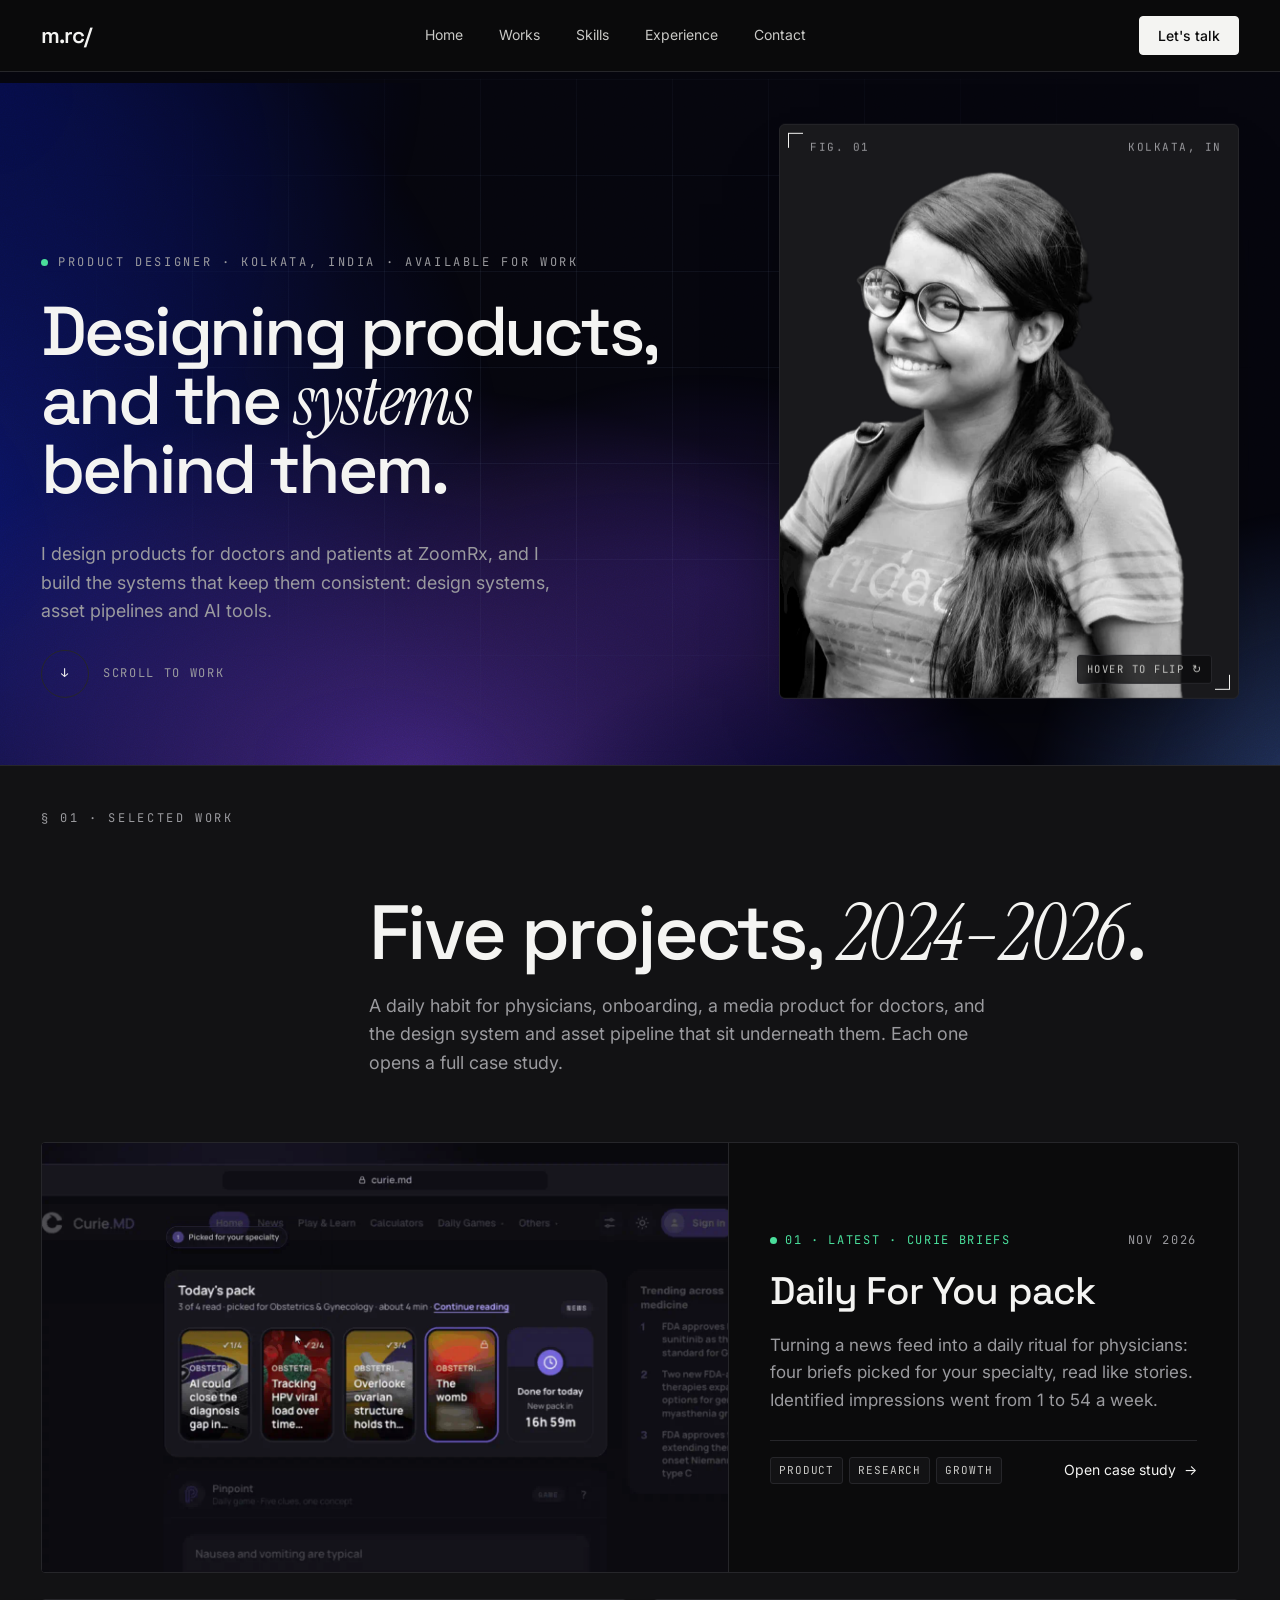
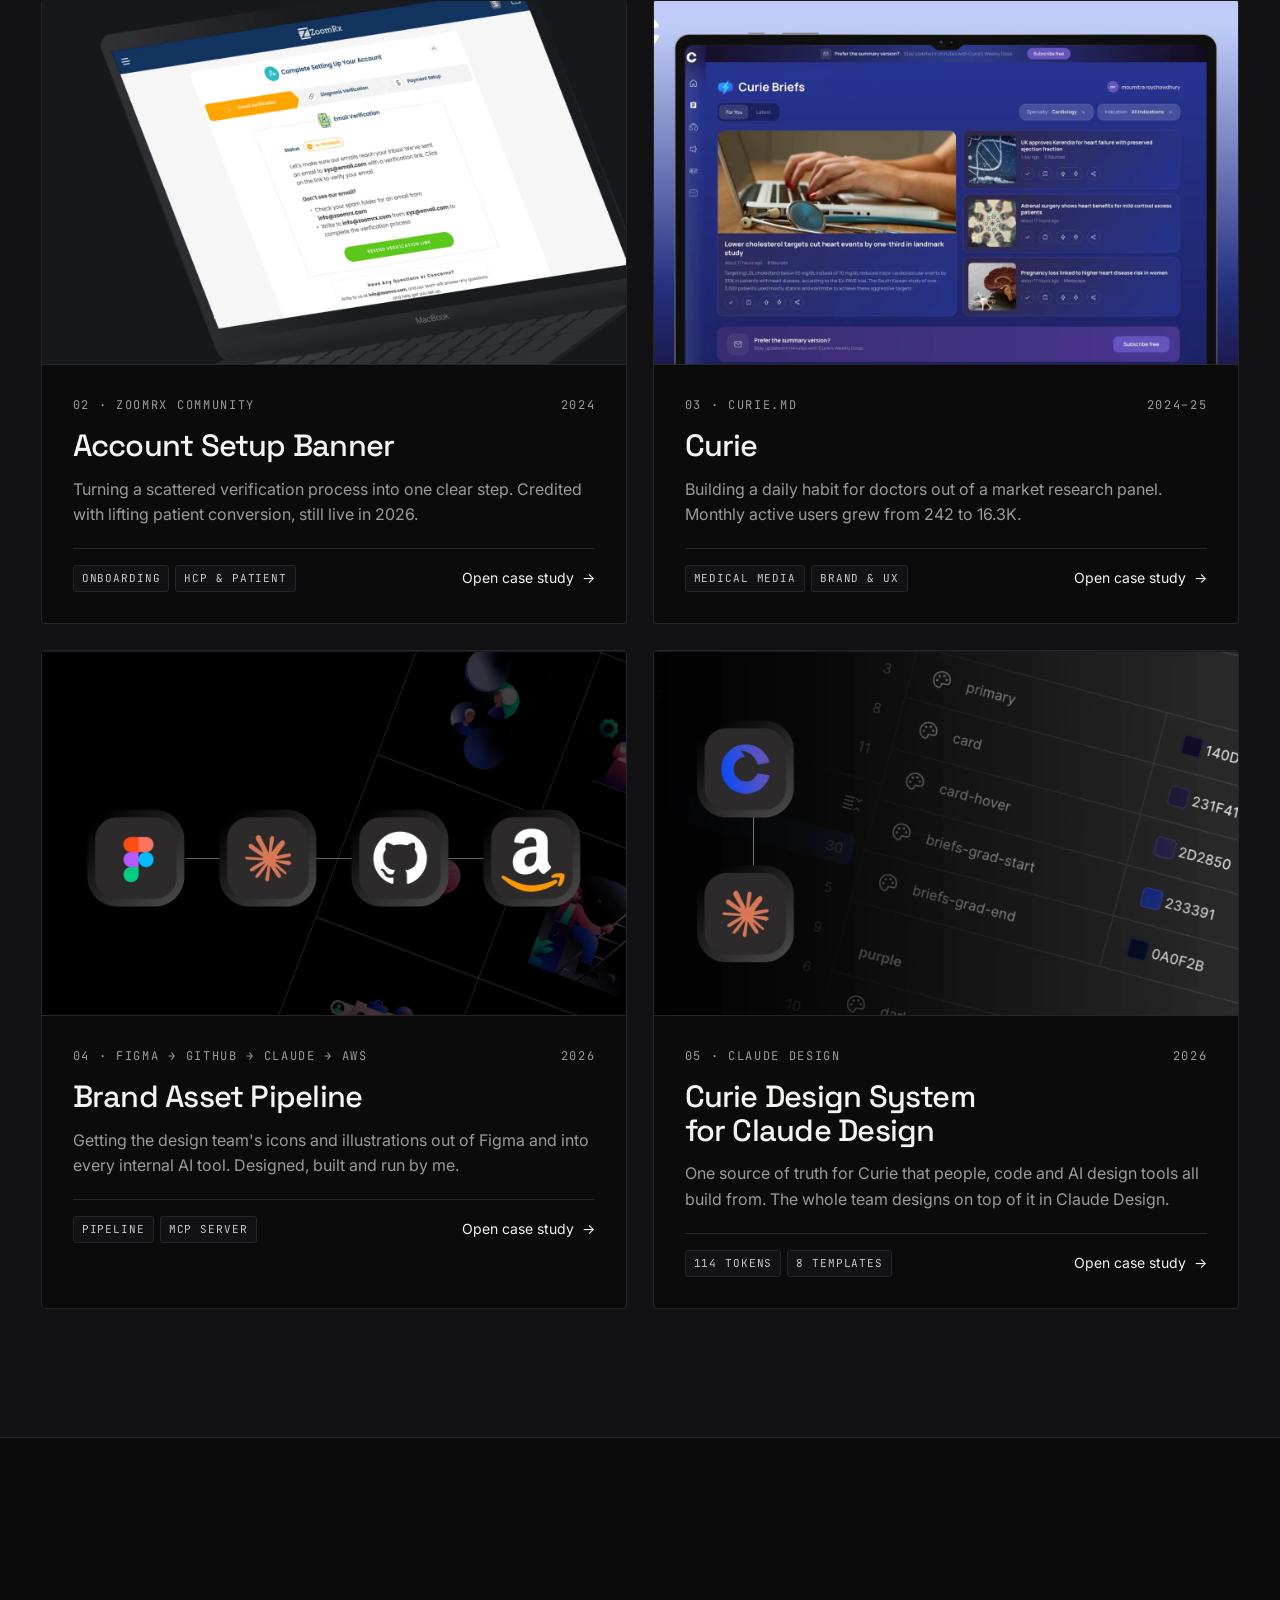
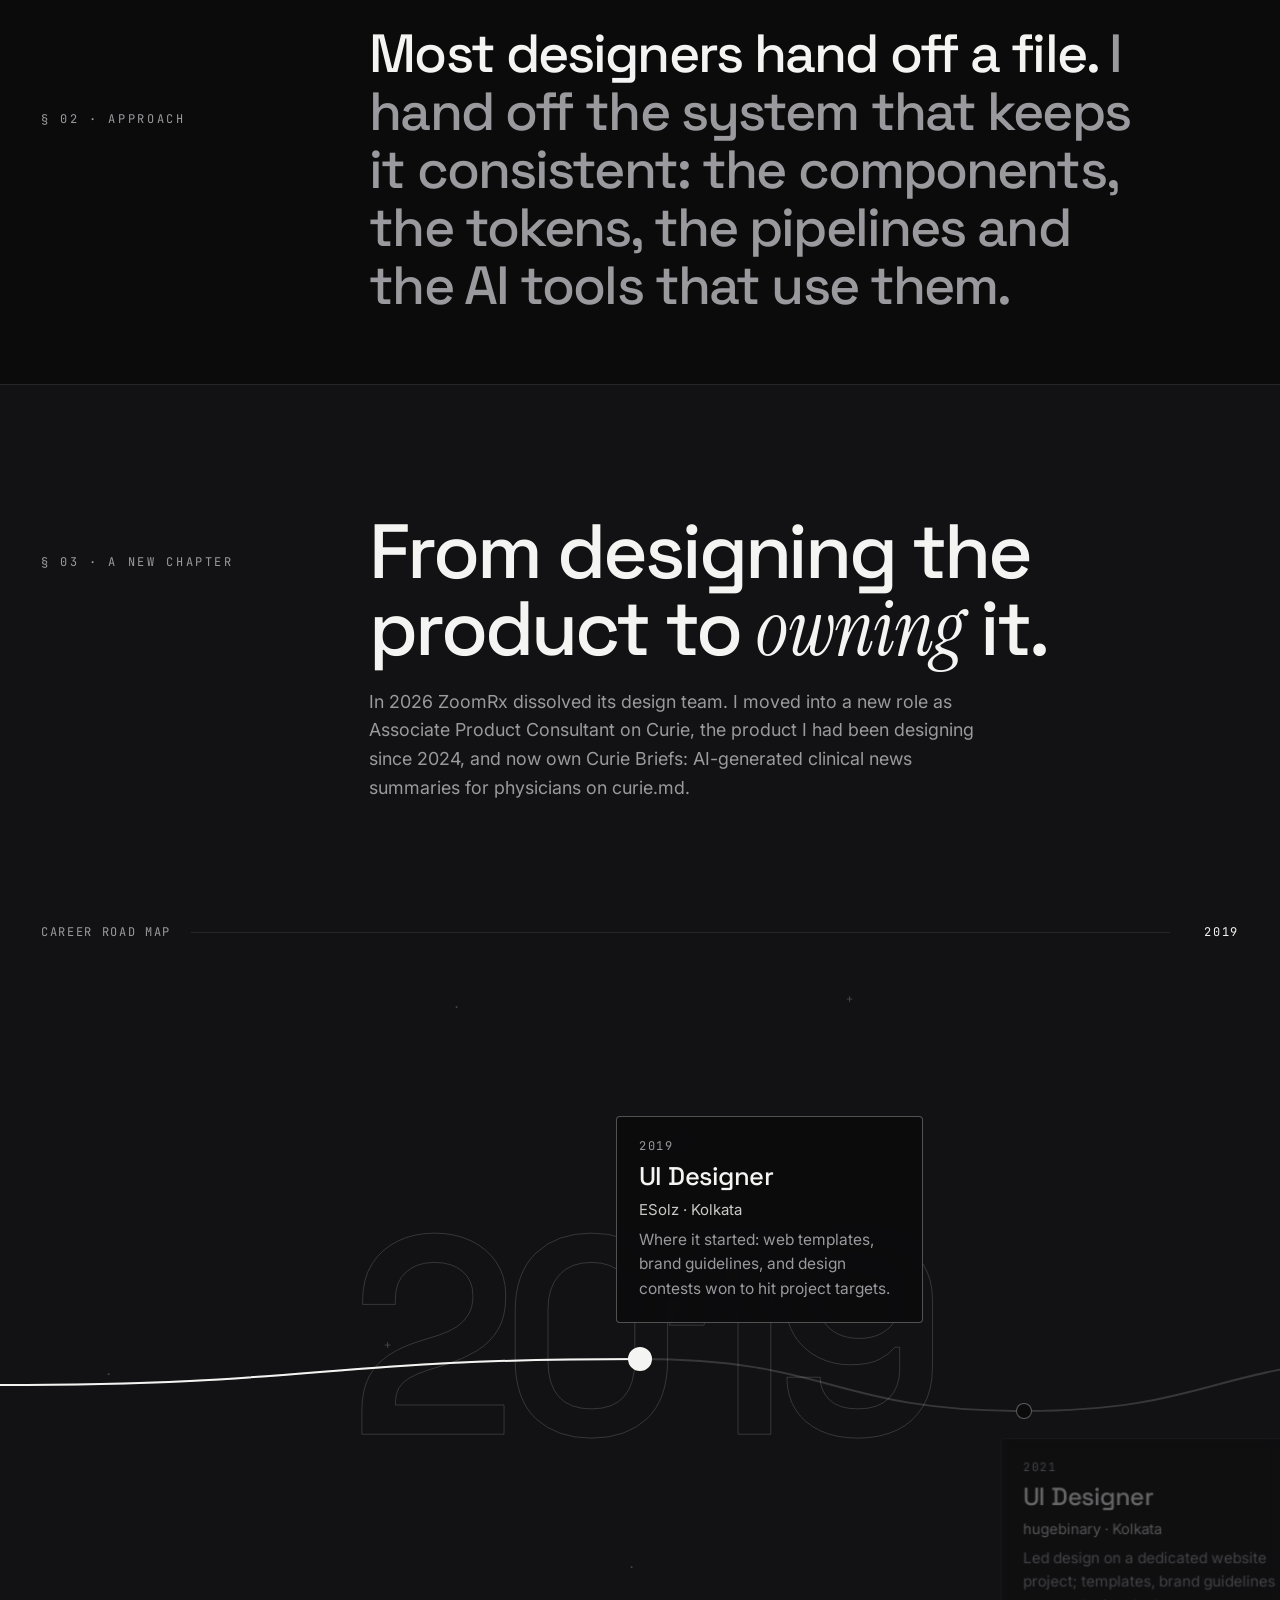
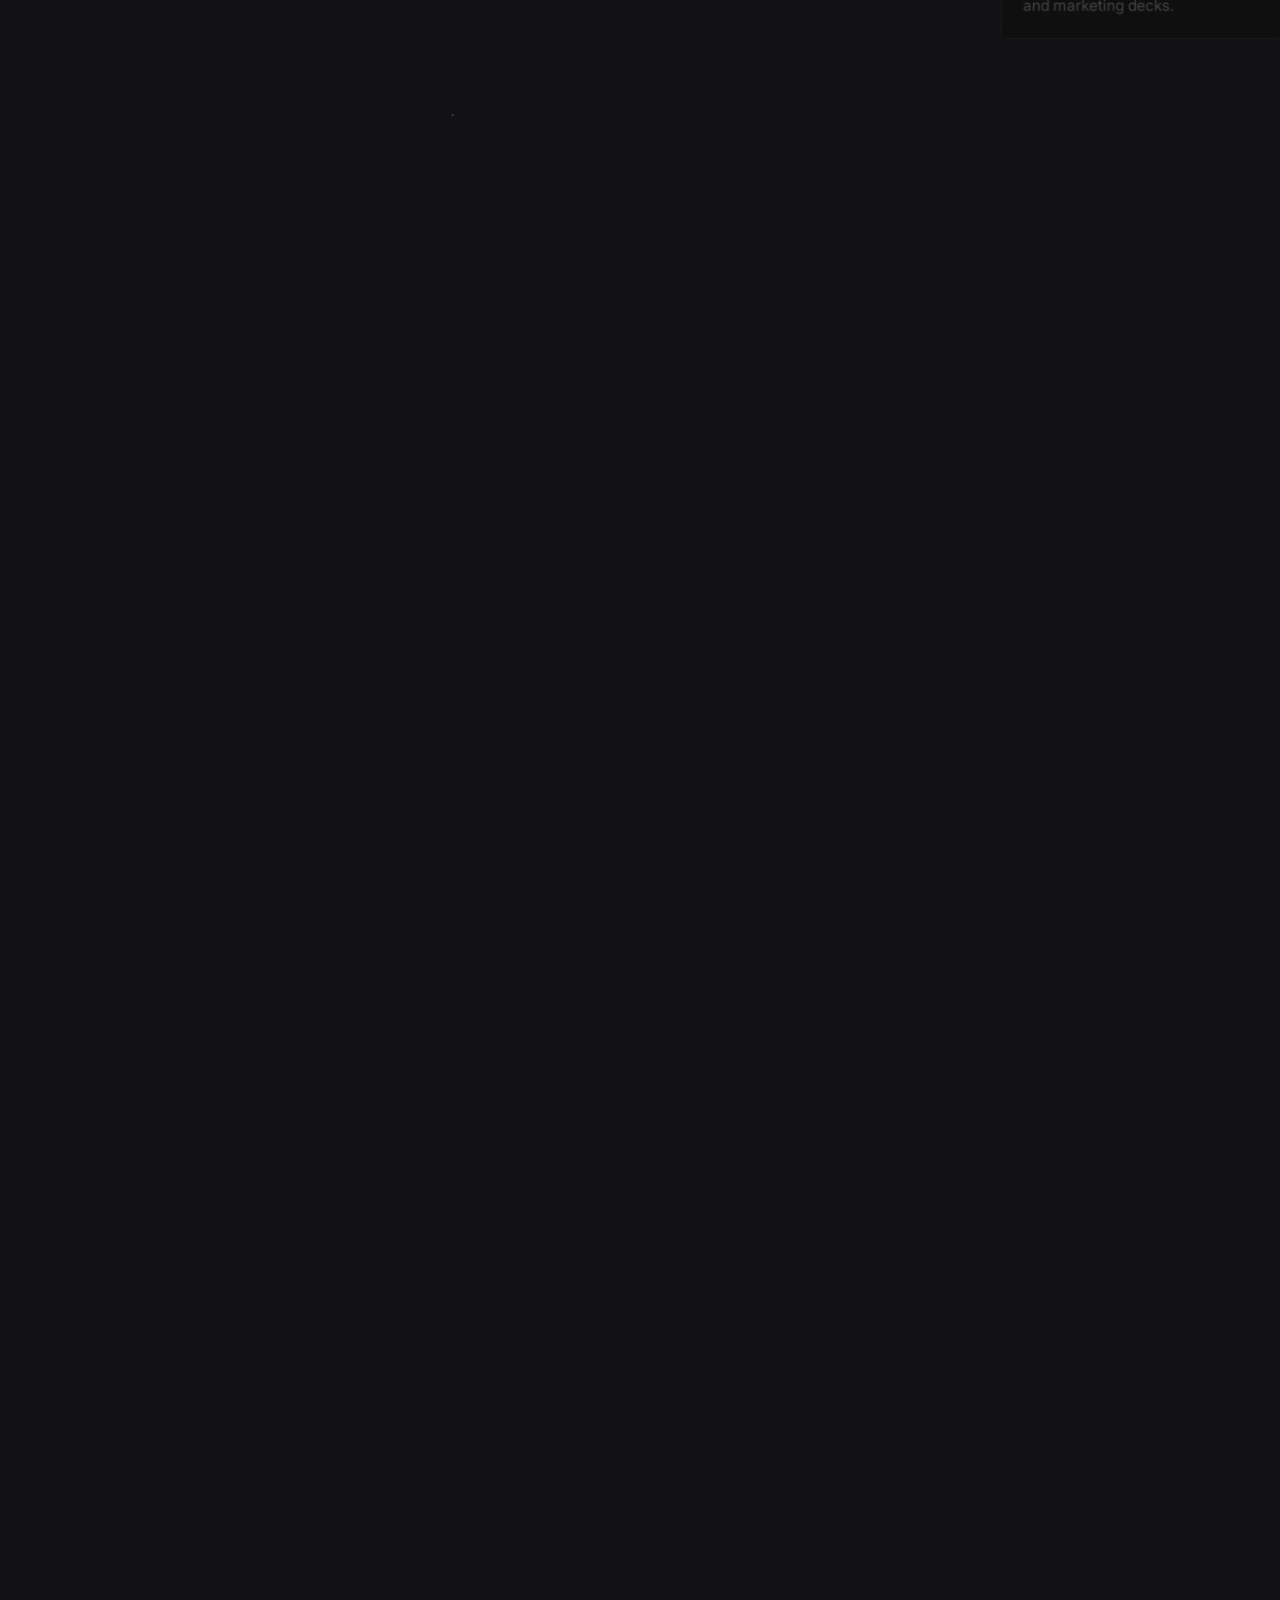
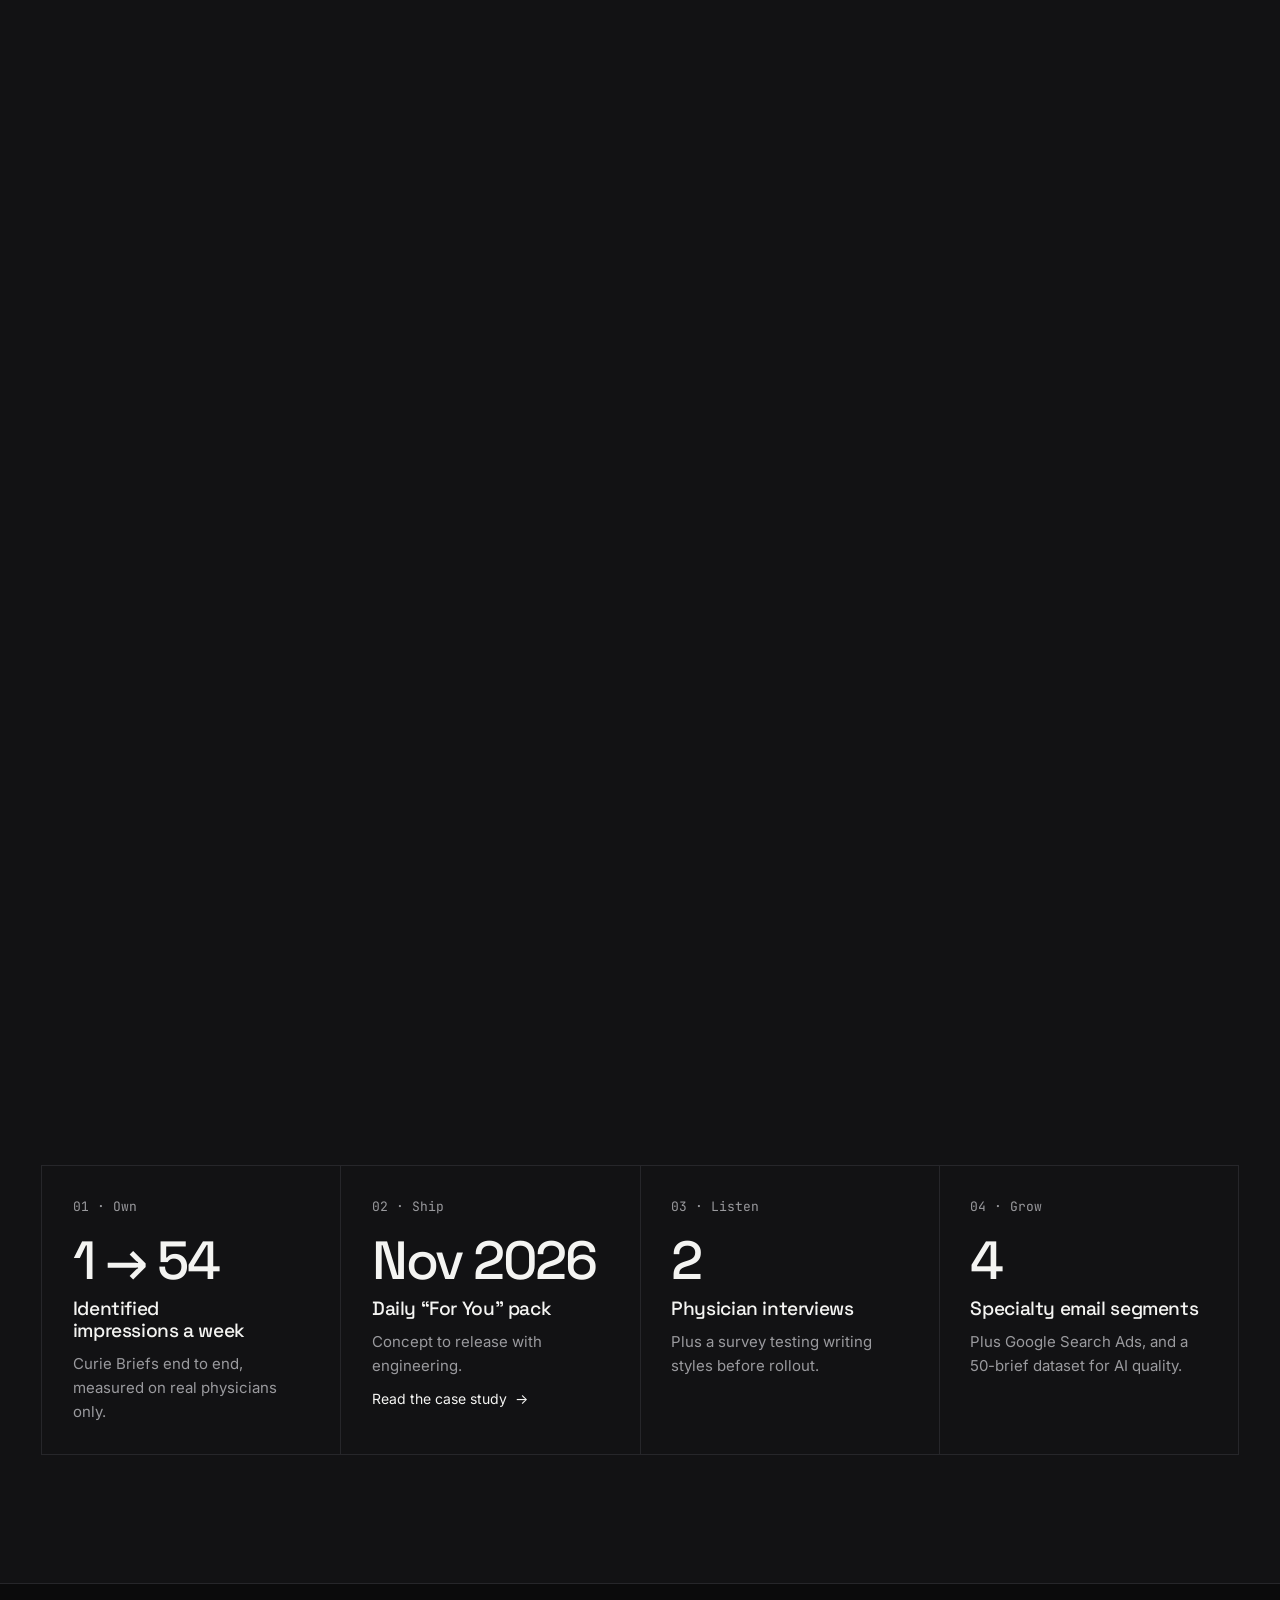
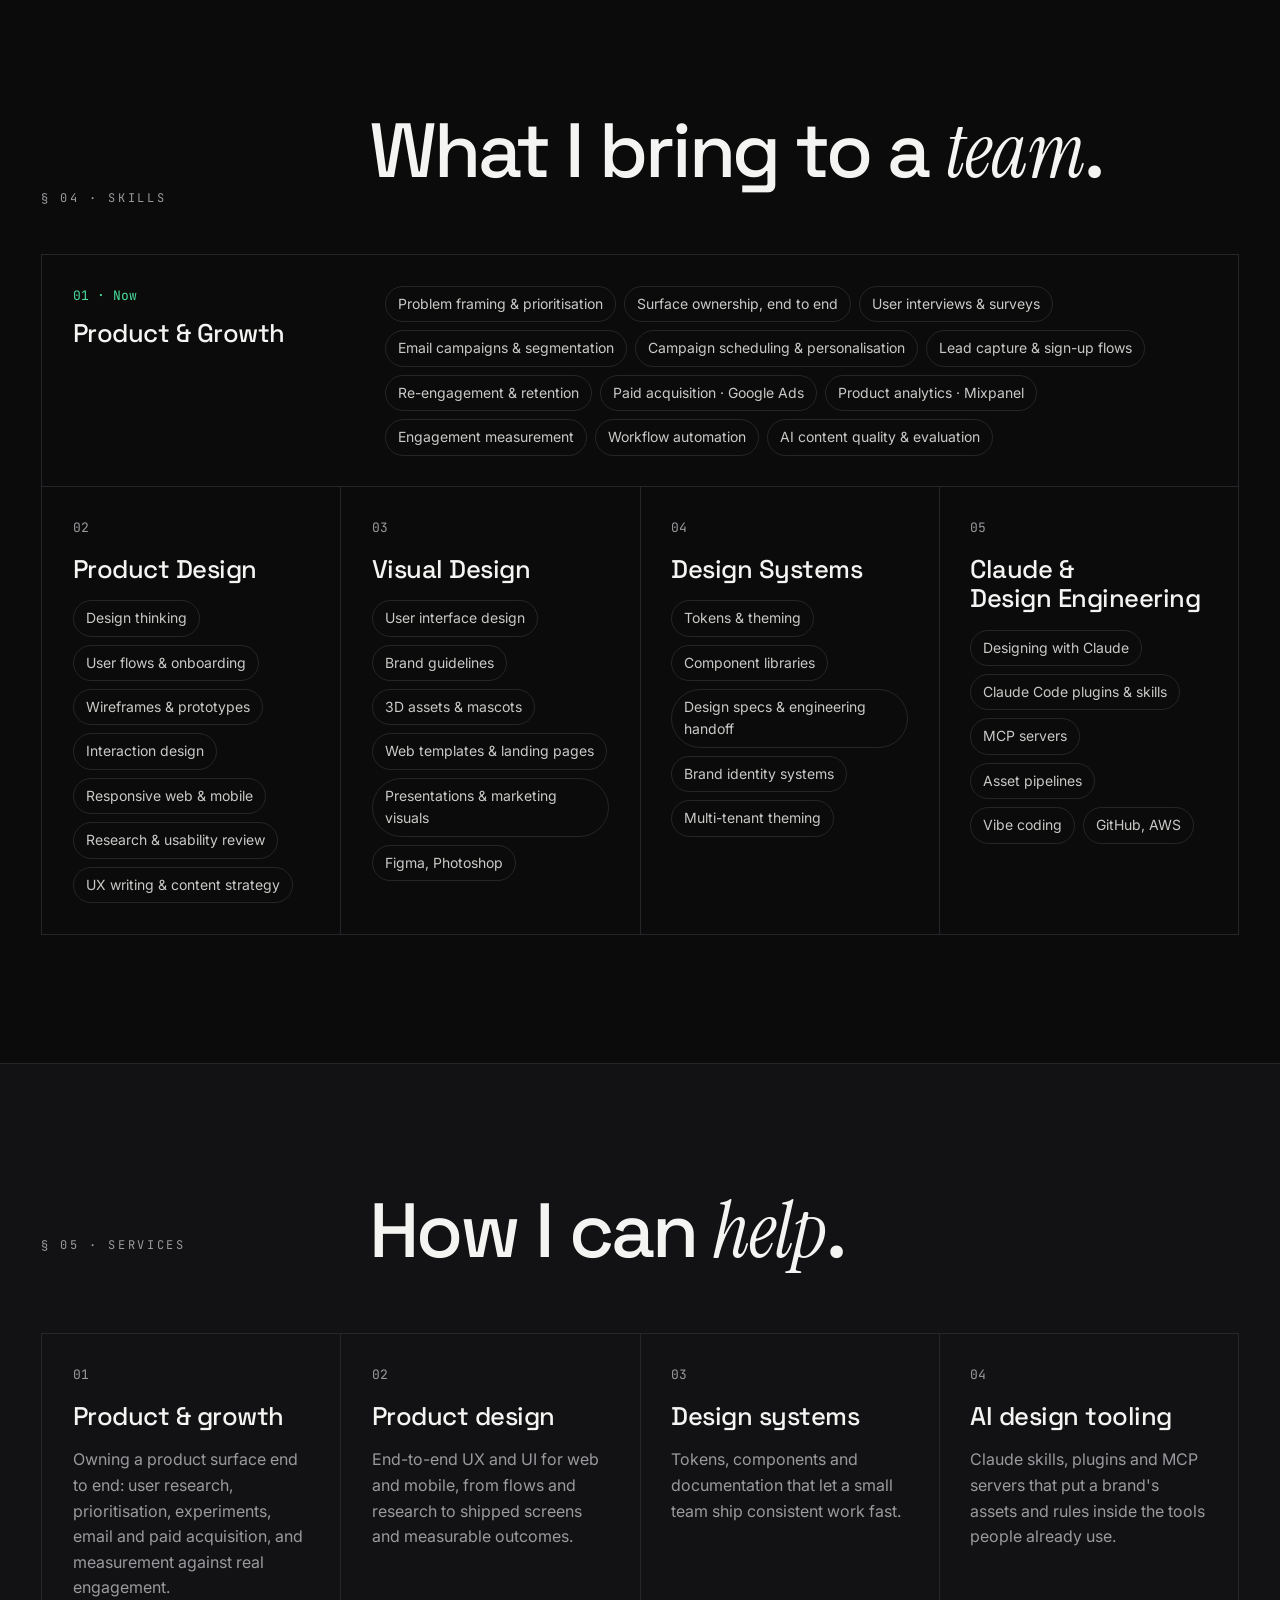
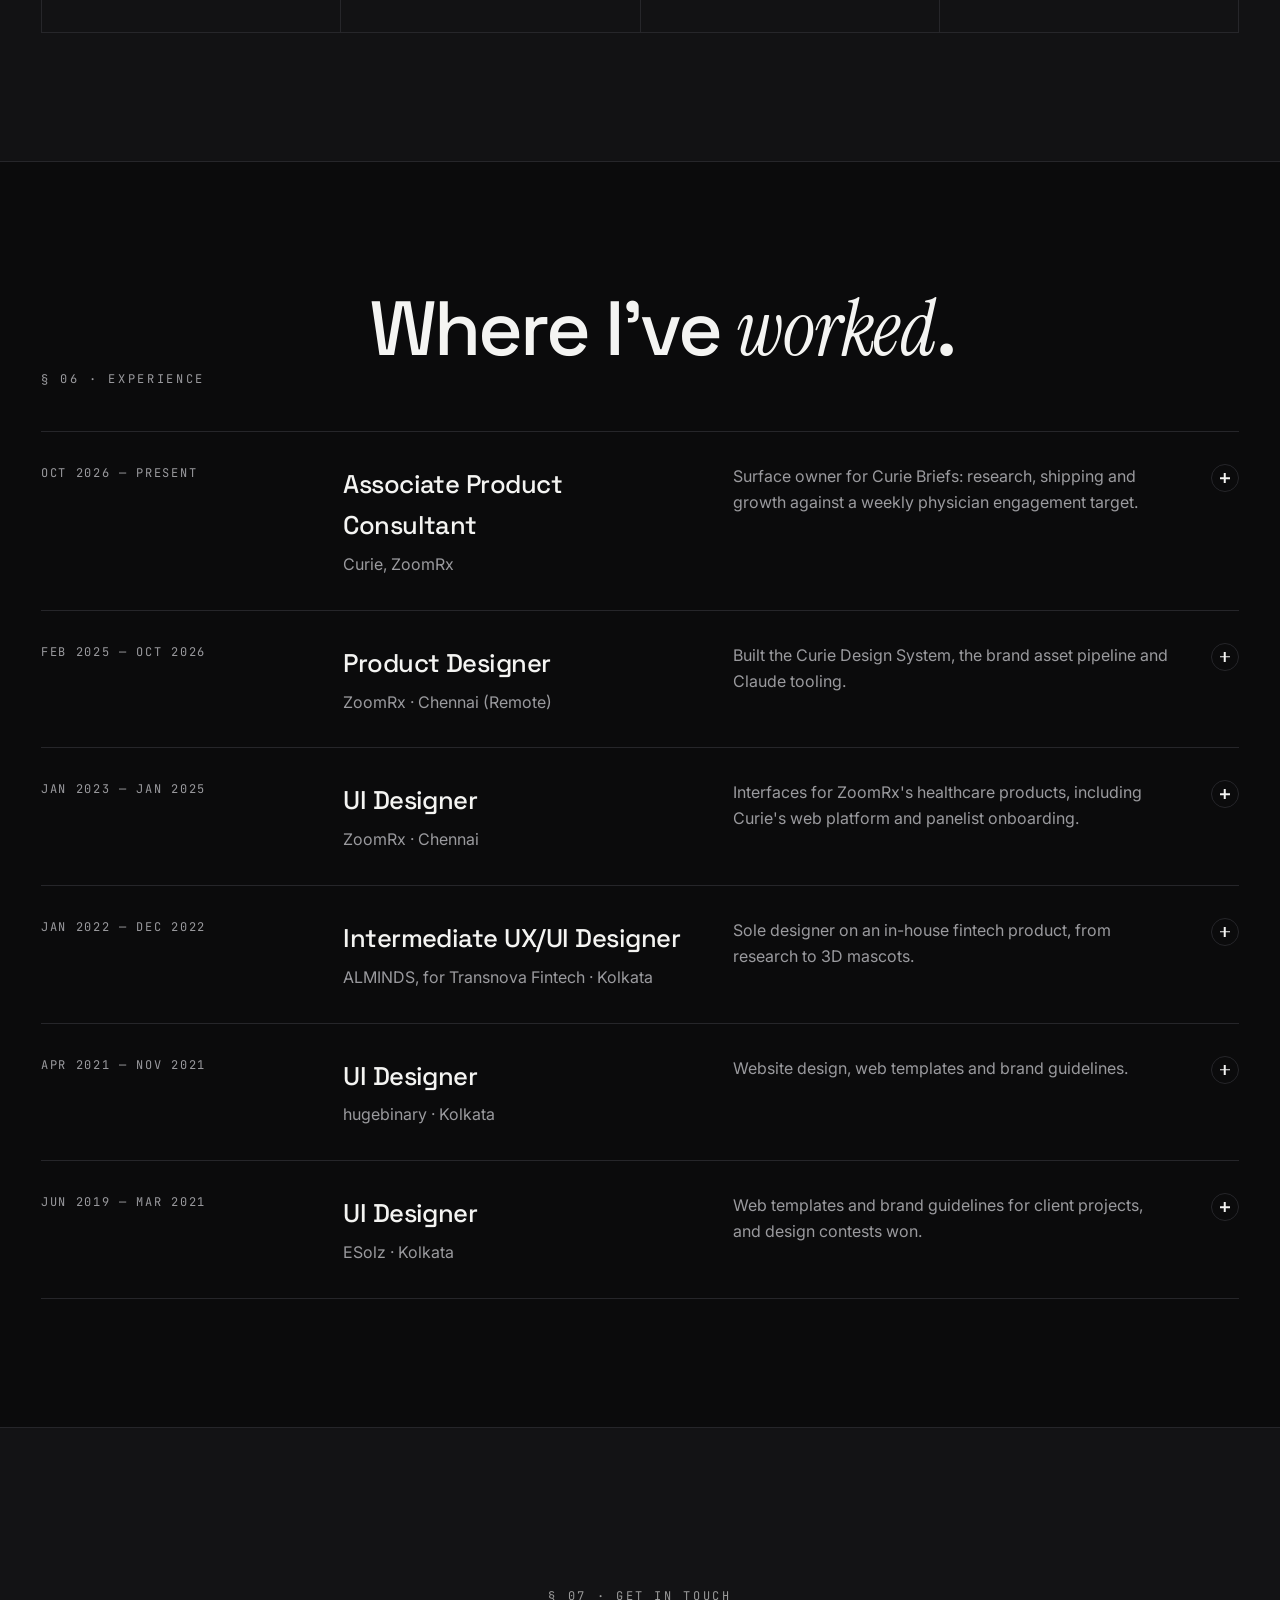
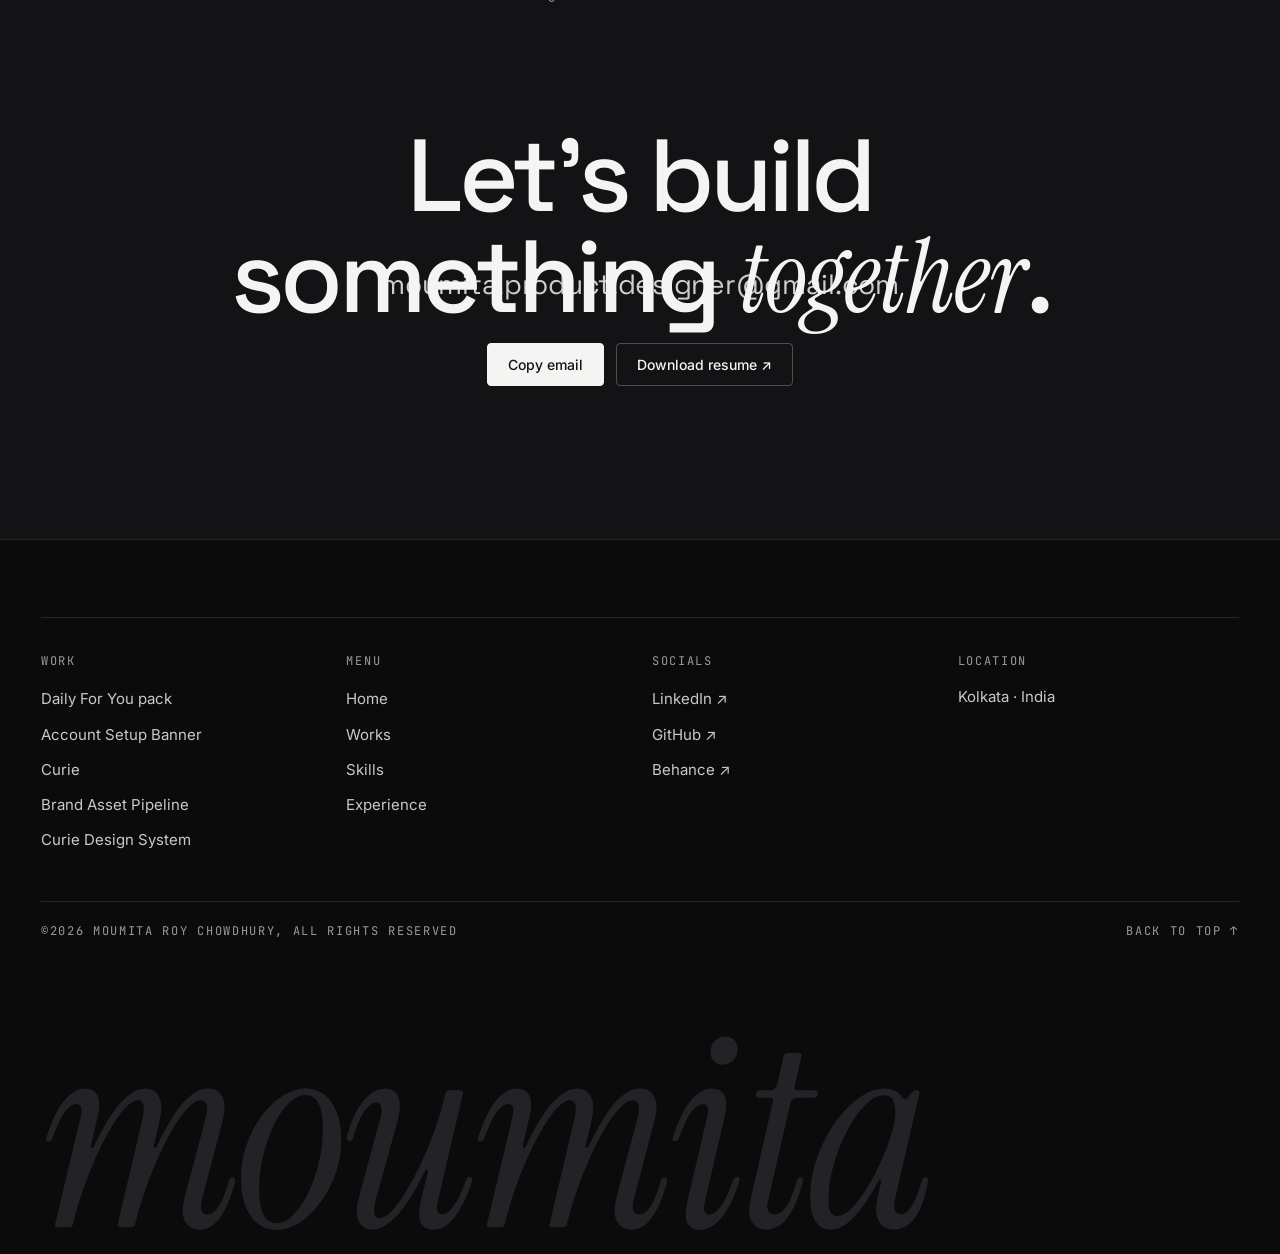
<file: index.html>
<!doctype html>
<html lang="en" data-theme="dark">
<head>
<meta charset="utf-8">
<meta name="viewport" content="width=device-width, initial-scale=1">
<title>Moumita Roy Chowdhury</title>
<meta name="description" content="Moumita Roy Chowdhury, product designer based in Kolkata, India. Designs products and builds the systems behind them.">
<meta name="theme-color" content="#0B0B0C">
<link rel="preconnect" href="https://fonts.googleapis.com">
<link rel="preconnect" href="https://fonts.gstatic.com" crossorigin>
<link rel="stylesheet" href="https://fonts.googleapis.com/css2?family=Space+Grotesk:wght@400;500;600&family=Inter:wght@400;500;600&family=JetBrains+Mono:wght@400;500&family=Instrument+Serif:ital@1&display=swap">
<link rel="stylesheet" href="styles.css?v=20261127185236">
<script>document.documentElement.classList.add('reveal-ready')</script>
</head>
<body>

<header class="nav">
  <div class="wrap">
    <a class="logo" href="#top">m.rc/</a>
    <ul id="nav-links">
      <li><a href="#top">Home</a></li>
      <li><a href="#work">Works</a></li>
      <li><a href="#skills">Skills</a></li>
      <li><a href="#experience">Experience</a></li>
      <li><a href="#contact">Contact</a></li>
    </ul>
    <a class="btn" href="#contact">Let's talk</a>
    <button class="menu-btn" type="button" aria-expanded="false" aria-controls="nav-links" aria-label="Open menu"><span></span><span></span></button>
  </div>
</header>

<main id="top">

  <!-- Hero -->
  <section class="hero">
    <div class="hero-glow" aria-hidden="true"><i class="g6"></i><i class="g5"></i><i class="g4"></i><i class="g3"></i><i class="g2"></i><i class="g1"></i></div>
    <div class="eternal-grid" aria-hidden="true"></div>
    <div class="wrap">
      <div class="hero-grid">
        <div class="hero-text">
          <span class="eyebrow status"><span class="live"></span>Product Designer · Kolkata, India · Available for work</span>
          <h1>Designing products, and the <span class="serif">systems</span> behind&nbsp;them.</h1>
          <div class="hero-sub">
            <p>I design products for doctors and patients at ZoomRx, and I build the systems that keep them consistent: design systems, asset pipelines and AI tools.</p>
            <a class="scroll-cue mono" href="#work"><span class="arrow-btn" aria-hidden="true">↓</span>Scroll to work</a>
          </div>
        </div>
        <figure class="hero-fig flip-card" tabindex="0" aria-label="Portrait of Moumita. Hover, tap or focus to flip the card for a short bio.">
          <span class="flip-ring" aria-hidden="true"></span>
          <div class="flip-inner">
            <div class="face face-front">
              <span class="fig-label tl mono">Fig. 01</span>
              <span class="fig-label tr mono">Kolkata, IN</span>
              <img src="images/moumita-hero.webp" width="600" height="780" alt="Portrait of Moumita Roy Chowdhury, smiling, wearing round glasses">
              <span class="flip-hint mono" aria-hidden="true">Hover to flip ↻</span>
            </div>
            <div class="face face-back">
              <span class="fig-label tl mono">Fig. 01 · Reverse</span>
              <span class="fig-label tr mono">Kolkata, IN</span>
              <div class="back-body">
                <span class="mono back-kicker">Moumita Roy Chowdhury · Product Designer</span>
                <p class="back-name">Moumita<br><span class="serif">Roy Chowdhury</span></p>
                <p class="back-bio">Seven years designing for web and mobile, from fintech to healthcare. Today I work across product, brand and design engineering at ZoomRx.</p>
                <div class="back-links">
                  <a class="link-sweep" href="Moumita-Roy-Chowdhury-Resume.pdf" target="_blank" rel="noopener" type="application/pdf">Resume ↗</a>
                  <a class="link-sweep" href="https://www.linkedin.com/in/moumita-roy-chowdhury-359798179/" target="_blank" rel="noopener">LinkedIn ↗</a>
                  <a class="link-sweep" href="#contact">Email ↓</a>
                </div>
              </div>
            </div>
          </div>
        </figure>
      </div>
    </div>
  </section>

  <!-- § 01 Work -->
  <section class="band tint" id="work">
    <div class="wrap">
      <div class="sec-head" data-reveal>
        <span class="eyebrow sec-num">§ 01 · Selected work</span>
        <div>
          <h2>Five projects, <span class="serif">2024–2026</span>.</h2>
          <p>A daily habit for physicians, onboarding, a media product for doctors, and the design system and asset pipeline that sit underneath them. Each one opens a full case study.</p>
        </div>
      </div>
      <div class="works">
        <article class="work feature" data-reveal>
          <div class="work-media demo">
            <picture>
              <source srcset="images/curie-briefs-for-you/todays-pack-showcase.webp" type="image/webp">
              <img src="images/curie-briefs-for-you/todays-pack-showcase.gif" width="1440" height="900" loading="lazy" decoding="async" alt="Looping demo of the Daily For You pack on curie.md: today's specialty briefs playing as stories on a phone">
            </picture>
          </div>
          <div class="work-body">
            <div class="work-meta"><span class="mono badge"><span class="live"></span>01 · Latest · Curie Briefs</span><span class="mono">Nov 2026</span></div>
            <h3><a class="stretch" href="curie-briefs-for-you.html">Daily For You pack</a></h3>
            <p>Turning a news feed into a daily ritual for physicians: four briefs picked for your specialty, read like stories. Identified impressions went from 1 to 54 a week.</p>
            <div class="work-foot"><div class="tagrow"><span class="tag">Product</span><span class="tag">Research</span><span class="tag">Growth</span></div><span class="open">Open case study <i>→</i></span></div>
          </div>
        </article>
        <a class="work" href="account-setup-banner.html" data-reveal>
          <div class="work-media"><img src="images/account-setup-banner.webp" alt="Laptop showing the ZoomRx Account Setup banner with Email Verification in progress"></div>
          <div class="work-body">
            <div class="work-meta"><span class="mono">02 · ZoomRx Community</span><span class="mono">2024</span></div>
            <h3>Account Setup Banner</h3>
            <p>Turning a scattered verification process into one clear step. Credited with lifting patient conversion, still live in 2026.</p>
            <div class="work-foot"><div class="tagrow"><span class="tag">Onboarding</span><span class="tag">HCP &amp; patient</span></div><span class="open">Open case study <i>→</i></span></div>
          </div>
        </a>
        <a class="work" href="curie.html" data-reveal>
          <div class="work-media"><img src="images/curie.webp" alt="Tablet showing the Curie Briefs page with a featured brief, specialty filters and a newsletter prompt"></div>
          <div class="work-body">
            <div class="work-meta"><span class="mono">03 · curie.md</span><span class="mono">2024–25</span></div>
            <h3>Curie</h3>
            <p>Building a daily habit for doctors out of a market research panel. Monthly active users grew from 242 to 16.3K.</p>
            <div class="work-foot"><div class="tagrow"><span class="tag">Medical media</span><span class="tag">Brand &amp; UX</span></div><span class="open">Open case study <i>→</i></span></div>
          </div>
        </a>
        <a class="work" href="brand-asset-pipeline.html" data-reveal>
          <div class="work-media"><img src="images/brand-asset-pipeline.webp" alt="Figma, Claude, GitHub and AWS icons connected in a row beside a tilted grid of the design team's illustrations"></div>
          <div class="work-body">
            <div class="work-meta"><span class="mono">04 · Figma → GitHub → Claude → AWS</span><span class="mono">2026</span></div>
            <h3>Brand Asset Pipeline</h3>
            <p>Getting the design team's icons and illustrations out of Figma and into every internal AI tool. Designed, built and run by me.</p>
            <div class="work-foot"><div class="tagrow"><span class="tag">Pipeline</span><span class="tag">MCP server</span></div><span class="open">Open case study <i>→</i></span></div>
          </div>
        </a>
        <a class="work" href="curie-design-system.html" data-reveal>
          <div class="work-media"><img src="images/curie-design-system.webp" alt="Curie and Claude app icons joined by a line beside a tilted list of Curie colour tokens with their hex values"></div>
          <div class="work-body">
            <div class="work-meta"><span class="mono">05 · Claude Design</span><span class="mono">2026</span></div>
            <h3>Curie Design System for Claude Design</h3>
            <p>One source of truth for Curie that people, code and AI design tools all build from. The whole team designs on top of it in Claude Design.</p>
            <div class="work-foot"><div class="tagrow"><span class="tag">114 tokens</span><span class="tag">8 templates</span></div><span class="open">Open case study <i>→</i></span></div>
          </div>
        </a>
      </div>
    </div>
  </section>

  <!-- § 02 Approach -->
  <section class="band">
    <div class="wrap">
      <div class="sec-head" style="margin-bottom:0" data-reveal>
        <span class="eyebrow sec-num">§ 02 · Approach</span>
        <p class="statement">Most designers hand off a file. <span>I hand off the system that keeps it consistent: the components, the tokens, the pipelines and the AI tools that use them.</span></p>
      </div>
    </div>
  </section>

  <!-- § 03 A new chapter -->
  <section class="band tint" id="now">
    <div class="wrap">
      <div class="sec-head" data-reveal>
        <span class="eyebrow sec-num">§ 03 · A new chapter</span>
        <div>
          <h2>From designing the product to <span class="serif">owning</span> it.</h2>
          <p>In 2026 ZoomRx dissolved its design team. I moved into a new role as Associate Product Consultant on Curie, the product I had been designing since 2024, and now own Curie Briefs: AI-generated clinical news summaries for physicians on curie.md.</p>
        </div>
      </div>

    </div>

    <div class="roadmap" aria-label="Career road map, 2019 to now">
      <div class="rm-stage">
        <div class="rm-hud wrap" aria-hidden="true">
          <span class="mono">Career road map</span>
          <span class="rm-meter"><i></i></span>
          <span class="mono rm-year">2019</span>
        </div>
        <div class="rm-track">
          <div class="rm-layer rm-years" data-speed="0.45" aria-hidden="true"><span style="--i:0">2019</span><span style="--i:1">2021</span><span style="--i:2">2022</span><span style="--i:3">2023</span><span style="--i:4">2025</span><span style="--i:5">2026</span><span style="--i:6">2026</span></div>
          <div class="rm-layer rm-marks" data-speed="1.35" aria-hidden="true"></div>
          <svg class="rm-road" aria-hidden="true"></svg>
          <ol class="rm-stops">
          <li class="rm-stop " style="--i:0"><span class="rm-dot" aria-hidden="true"></span><div class="rm-card"><span class="mono">2019</span><b>UI Designer</b><span class="rm-org">ESolz · Kolkata</span><p>Where it started: web templates, brand guidelines, and design contests won to hit project targets.</p></div></li>
          <li class="rm-stop " style="--i:1"><span class="rm-dot" aria-hidden="true"></span><div class="rm-card"><span class="mono">2021</span><b>UI Designer</b><span class="rm-org">hugebinary · Kolkata</span><p>Led design on a dedicated website project; templates, brand guidelines and marketing decks.</p></div></li>
          <li class="rm-stop " style="--i:2"><span class="rm-dot" aria-hidden="true"></span><div class="rm-card"><span class="mono">2022</span><b>UX/UI Designer</b><span class="rm-org">ALMINDS, for Transnova Fintech</span><p>Sole designer on a fintech product, from research and storyboards to 3D mascots and prototypes.</p></div></li>
          <li class="rm-stop " style="--i:3"><span class="rm-dot" aria-hidden="true"></span><div class="rm-card"><span class="mono">2023</span><b>UI Designer</b><span class="rm-org">ZoomRx · Chennai</span><p>Joined ZoomRx: healthcare interfaces, Curie's web platform, and panelist onboarding for HCPs and patients.</p></div></li>
          <li class="rm-stop " style="--i:4"><span class="rm-dot" aria-hidden="true"></span><div class="rm-card"><span class="mono">2025</span><b>Product Designer</b><span class="rm-org">ZoomRx</span><p>Title changed to Product Designer. Built the Curie Design System, the brand asset pipeline and Claude tooling.</p></div></li>
          <li class="rm-stop break" style="--i:5"><span class="rm-dot" aria-hidden="true"></span><div class="rm-card"><span class="mono">2026</span><b>The design team is dissolved</b><span class="rm-org">A fork in the road</span><p>ZoomRx closed its design team. Instead of stepping off, I moved into product.</p></div></li>
          <li class="rm-stop now" style="--i:6"><span class="rm-dot" aria-hidden="true"></span><div class="rm-card"><span class="mono">Oct 2026</span><b>Associate Product Consultant</b><span class="rm-org">Curie · ZoomRx</span><p>Now: surface owner for Curie Briefs, from problem definition to shipping and measuring.</p></div></li>
          </ol>
        </div>
      </div>
    </div>

    <div class="wrap">

      <div class="spec stat-tiles" style="--cols:4" data-reveal>
        <div><span class="n">01 · Own</span><b class="big">1 → 54</b><h3>Identified impressions a week</h3><p>Curie Briefs end to end, measured on real physicians only.</p></div>
        <div><span class="n">02 · Ship</span><b class="big">Nov 2026</b><h3>Daily “For You” pack</h3><p>Concept to release with engineering.</p><a class="link-sweep open" href="curie-briefs-for-you.html">Read the case study <i>→</i></a></div>
        <div><span class="n">03 · Listen</span><b class="big">2</b><h3>Physician interviews</h3><p>Plus a survey testing writing styles before rollout.</p></div>
        <div><span class="n">04 · Grow</span><b class="big">4</b><h3>Specialty email segments</h3><p>Plus Google Search Ads, and a 50-brief dataset for AI quality.</p></div>
      </div>
    </div>
  </section>

  <!-- § 04 Skills -->
  <section class="band" id="skills">
    <div class="wrap">
      <div class="sec-head" data-reveal>
        <span class="eyebrow sec-num">§ 04 · Skills</span>
        <div>
          <h2>What I bring to a <span class="serif">team</span>.</h2>
        </div>
      </div>
      <div class="spec skill-chips" style="--cols:4" data-reveal>
        <div class="wide"><span class="n">01 · Now</span><h3>Product &amp; Growth</h3>
          <ul><li>Problem framing &amp; prioritisation</li><li>Surface ownership, end to end</li><li>User interviews &amp; surveys</li><li>Email campaigns &amp; segmentation</li><li>Campaign scheduling &amp; personalisation</li><li>Lead capture &amp; sign-up flows</li><li>Re-engagement &amp; retention</li><li>Paid acquisition · Google Ads</li><li>Product analytics · Mixpanel</li><li>Engagement measurement</li><li>Workflow automation</li><li>AI content quality &amp; evaluation</li></ul></div>
        <div><span class="n">02</span><h3>Product Design</h3>
          <ul><li>Design thinking</li><li>User flows &amp; onboarding</li><li>Wireframes &amp; prototypes</li><li>Interaction design</li><li>Responsive web &amp; mobile</li><li>Research &amp; usability review</li><li>UX writing &amp; content strategy</li></ul></div>
        <div><span class="n">03</span><h3>Visual Design</h3>
          <ul><li>User interface design</li><li>Brand guidelines</li><li>3D assets &amp; mascots</li><li>Web templates &amp; landing pages</li><li>Presentations &amp; marketing visuals</li><li>Figma, Photoshop</li></ul></div>
        <div><span class="n">04</span><h3>Design Systems</h3>
          <ul><li>Tokens &amp; theming</li><li>Component libraries</li><li>Design specs &amp; engineering handoff</li><li>Brand identity systems</li><li>Multi-tenant theming</li></ul></div>
        <div><span class="n">05</span><h3>Claude &amp; Design Engineering</h3>
          <ul><li>Designing with Claude</li><li>Claude Code plugins &amp; skills</li><li>MCP servers</li><li>Asset pipelines</li><li>Vibe coding</li><li>GitHub, AWS</li></ul></div>
      </div>
    </div>
  </section>

  <!-- § 05 Services -->
  <section class="band tint">
    <div class="wrap">
      <div class="sec-head" data-reveal>
        <span class="eyebrow sec-num">§ 05 · Services</span>
        <div>
          <h2>How I can <span class="serif">help</span>.</h2>
        </div>
      </div>
      <div class="spec" style="--cols:4" data-reveal>
        <div><span class="n">01</span><h3>Product &amp; growth</h3><p>Owning a product surface end to end: user research, prioritisation, experiments, email and paid acquisition, and measurement against real engagement.</p></div>
        <div><span class="n">02</span><h3>Product design</h3><p>End-to-end UX and UI for web and mobile, from flows and research to shipped screens and measurable outcomes.</p></div>
        <div><span class="n">03</span><h3>Design systems</h3><p>Tokens, components and documentation that let a small team ship consistent work fast.</p></div>
        <div><span class="n">04</span><h3>AI design tooling</h3><p>Claude skills, plugins and MCP servers that put a brand's assets and rules inside the tools people already use.</p></div>
      </div>
    </div>
  </section>

  <!-- § 06 Experience -->
  <section class="band" id="experience">
    <div class="wrap">
      <div class="sec-head" data-reveal>
        <span class="eyebrow sec-num">§ 06 · Experience</span>
        <div>
          <h2>Where I've <span class="serif">worked</span>.</h2>
        </div>
      </div>
      <div class="exp">
        <details class="job" data-reveal>
          <summary><span class="mono">Oct 2026 — Present</span><div><h3>Associate Product Consultant</h3><p class="where">Curie, ZoomRx</p></div><p class="gist">Surface owner for Curie Briefs: research, shipping and growth against a weekly physician engagement target.</p><span class="toggle" aria-hidden="true"></span></summary>
          <ul>
            <li>Own the Curie Briefs surface end to end, from problem definition and prioritisation to tracking outcomes against a weekly identified-physician engagement target.</li>
            <li>Designed and launched the Daily “For You” personalised story pack (Nov 2026), working with engineering from concept to release.</li>
            <li>Ran physician interviews on why readers stop using Briefs, and used the findings to rework the For You experience and sign-in flows.</li>
            <li>Built and ran weekly specialty-targeted email campaigns (oncology, primary care, dermatology, pediatrics), and set up tracking and Mixpanel reporting to compare performance by specialty.</li>
            <li>Launched Google Search Ads as a new acquisition channel, targeting physicians searching for cardiology guidelines.</li>
            <li>Defined how “identified impressions” are measured, filtering out internal accounts, bot traffic and email security scanners so engagement numbers reflect real physician readers.</li>
            <li>Improved AI content quality by rewriting the summary and QC prompts and building a 50-brief golden dataset for evaluation.</li>
            <li>Designed a physician survey comparing writing styles to validate content direction before rollout.</li>
          </ul>
        </details>
        <details class="job" data-reveal>
          <summary><span class="mono">Feb 2025 — Oct 2026</span><div><h3>Product Designer</h3><p class="where">ZoomRx · Chennai (Remote)</p></div><p class="gist">Built the Curie Design System, the brand asset pipeline and Claude tooling.</p><span class="toggle" aria-hidden="true"></span></summary>
          <ul>
            <li>Built the Curie Design System with full engineering handoff.</li>
            <li>Designed, built and run the brand asset pipeline and MCP asset server.</li>
            <li>Build Claude Code plugins and skills used across teams.</li>
            <li>Contribute to product vision and strategy, and advocate for user-centred design.</li>
            <li>Role ended when ZoomRx dissolved its design team in 2026.</li>
          </ul>
        </details>
        <details class="job" data-reveal>
          <summary><span class="mono">Jan 2023 — Jan 2025</span><div><h3>UI Designer</h3><p class="where">ZoomRx · Chennai</p></div><p class="gist">Interfaces for ZoomRx's healthcare products, including Curie's web platform and panelist onboarding.</p><span class="toggle" aria-hidden="true"></span></summary>
          <ul>
            <li>Designed interfaces for ZoomRx's healthcare technology products, including Curie's web platform.</li>
            <li>Redesigned panelist onboarding for HCPs and patients on web and mobile.</li>
            <li>Created specs, wireframes, prototypes and visual designs for web and mobile, within brand guidelines.</li>
            <li>Managed design assets and kept the ZoomRx platform's design system consistent.</li>
            <li>Worked with product managers, developers and UX designers to ship designs as intended.</li>
          </ul>
        </details>
        <details class="job" data-reveal>
          <summary><span class="mono">Jan 2022 — Dec 2022</span><div><h3>Intermediate UX/UI Designer</h3><p class="where">ALMINDS, for Transnova Fintech · Kolkata</p></div><p class="gist">Sole designer on an in-house fintech product, from research to 3D mascots.</p><span class="toggle" aria-hidden="true"></span></summary>
          <ul>
            <li>Sole designer on an in-house FinTech product, leading design thinking through to implementation.</li>
            <li>Researched financial technology to find real problems worth solving.</li>
            <li>Developed concepts and storyboards for 3D assets and mascots.</li>
            <li>Designed interactions, layouts and low- to high-fidelity prototypes to validate concepts.</li>
          </ul>
        </details>
        <details class="job" data-reveal>
          <summary><span class="mono">Apr 2021 — Nov 2021</span><div><h3>UI Designer</h3><p class="where">hugebinary · Kolkata</p></div><p class="gist">Website design, web templates and brand guidelines.</p><span class="toggle" aria-hidden="true"></span></summary>
          <ul>
            <li>Led design for a dedicated website project with cross-functional teams.</li>
            <li>Created web templates and brand guidelines for multiple projects.</li>
            <li>Designed marketing presentations built on each brand's guidelines.</li>
          </ul>
        </details>
        <details class="job" data-reveal>
          <summary><span class="mono">Jun 2019 — Mar 2021</span><div><h3>UI Designer</h3><p class="where">ESolz · Kolkata</p></div><p class="gist">Web templates and brand guidelines for client projects, and design contests won.</p><span class="toggle" aria-hidden="true"></span></summary>
          <ul>
            <li>Designed web templates and brand guidelines for client projects.</li>
            <li>Won design contests on multiple occasions to meet project targets.</li>
            <li>Helped design and build the company's own website.</li>
            <li>Designed banners for the company blog.</li>
          </ul>
        </details>
      </div>
    </div>
  </section>

  <!-- § 07 Contact -->
  <section class="contact" id="contact">
    <div class="wrap" data-reveal>
      <span class="eyebrow">§ 07 · Get in touch</span>
      <h2>Let's build something <span class="serif">together</span>.</h2>
      <span class="mail" id="email">moumita.product.designer@gmail.com</span>
      <div class="contact-ctas">
        <button class="btn" id="copyBtn" type="button">Copy email</button>
        <a class="btn ghost" href="Moumita-Roy-Chowdhury-Resume.pdf" target="_blank" rel="noopener" type="application/pdf">Download resume ↗</a>
      </div>
    </div>
  </section>
</main>

<footer class="footer">
  <div class="wrap">
    <div class="f-grid">
      <div><span class="mono">Work</span><ul><li><a href="curie-briefs-for-you.html">Daily For You pack</a></li><li><a href="account-setup-banner.html">Account Setup Banner</a></li><li><a href="curie.html">Curie</a></li><li><a href="brand-asset-pipeline.html">Brand Asset Pipeline</a></li><li><a href="curie-design-system.html">Curie Design System</a></li></ul></div>
      <div><span class="mono">Menu</span><ul><li><a href="#top">Home</a></li><li><a href="#work">Works</a></li><li><a href="#skills">Skills</a></li><li><a href="#experience">Experience</a></li></ul></div>
      <div><span class="mono">Socials</span><ul><li><a href="https://www.linkedin.com/in/moumita-roy-chowdhury-359798179/" target="_blank" rel="noopener">LinkedIn ↗</a></li><li><a href="https://github.com/" target="_blank" rel="noopener">GitHub ↗</a></li><li><a href="https://www.behance.net/moumitaroy73b6" target="_blank" rel="noopener">Behance ↗</a></li></ul></div>
      <div><span class="mono">Location</span><p>Kolkata · India</p></div>
    </div>
    <div class="f-bottom">
      <span class="mono">©2026 Moumita Roy Chowdhury, all rights reserved</span>
      <a class="mono" href="#top">Back to top ↑</a>
    </div>
    <span class="wordmark" aria-hidden="true">moumita</span>
  </div>
</footer>

<script>
(function(){
  var nav=document.querySelector('.nav'),mb=document.querySelector('.menu-btn');
  if(nav&&mb){
    function setMenu(o){nav.classList.toggle('open',o);mb.setAttribute('aria-expanded',o);mb.setAttribute('aria-label',o?'Close menu':'Open menu')}
    mb.addEventListener('click',function(){setMenu(!nav.classList.contains('open'))});
    nav.querySelectorAll('ul a').forEach(function(a){a.addEventListener('click',function(){setMenu(false)})});
    document.addEventListener('keydown',function(e){if(e.key==='Escape')setMenu(false)});
  }
  var btn=document.getElementById('copyBtn'),el=document.getElementById('email');
  btn.addEventListener('click',function(){
    var t=el.textContent.trim();
    function done(){btn.textContent='Copied';setTimeout(function(){btn.textContent='Copy email'},1800)}
    function fb(){var r=document.createRange();r.selectNodeContents(el);var s=getSelection();s.removeAllRanges();s.addRange(r);btn.textContent='Selected, press Ctrl+C'}
    try{navigator.clipboard.writeText(t).then(done,fb)}catch(e){fb()}
  });
  var items=document.querySelectorAll('[data-reveal]');
  if(!('IntersectionObserver' in window)){items.forEach(function(e){e.classList.add('is-visible')});return}
  var io=new IntersectionObserver(function(es){es.forEach(function(e){if(e.isIntersecting){e.target.classList.add('is-visible');io.unobserve(e.target)}})},{rootMargin:'0px 0px -8% 0px',threshold:.08});
  items.forEach(function(e){io.observe(e)});
})();
</script>

<script src="roadmap.js?v=202611271832" defer></script>
<script src="flipcard.js?v=202611271832" defer></script>
<script src="parallax.js?v=20261127185852" defer></script>
</body>
</html>
</file>
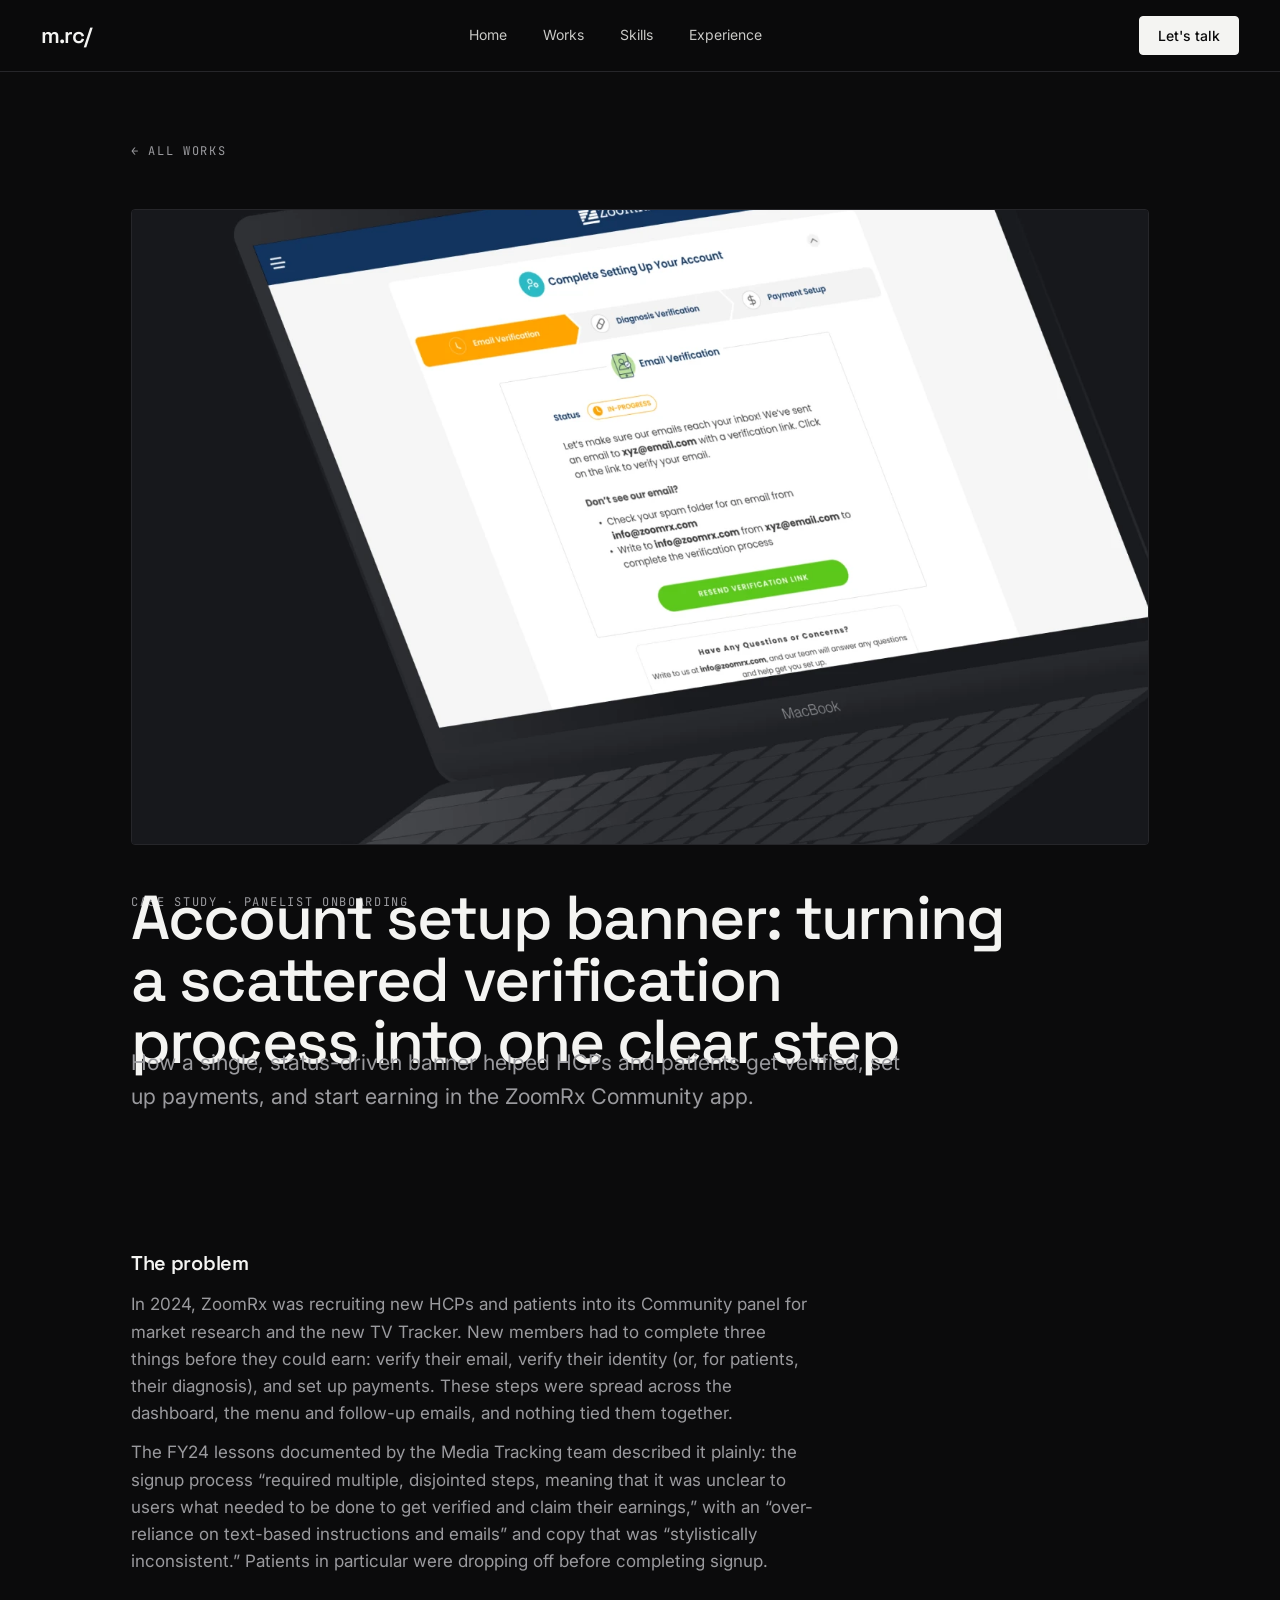
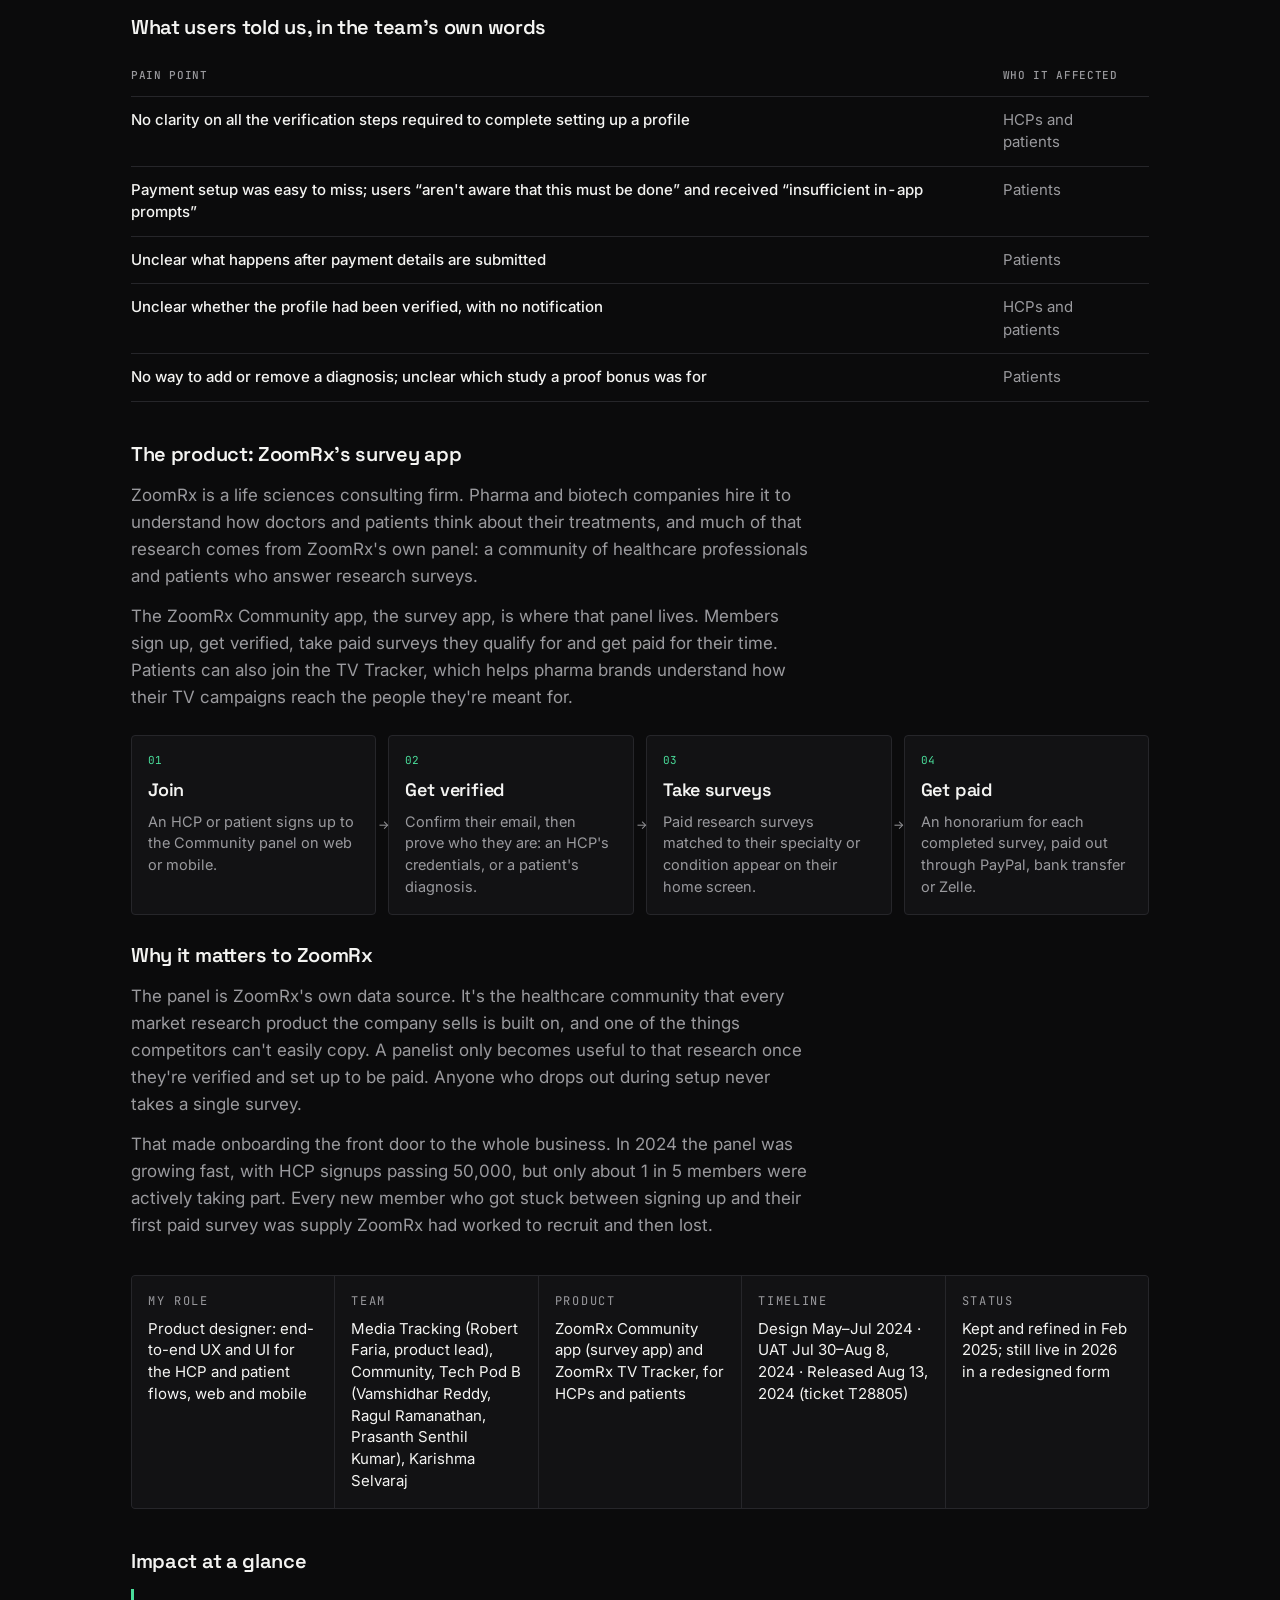
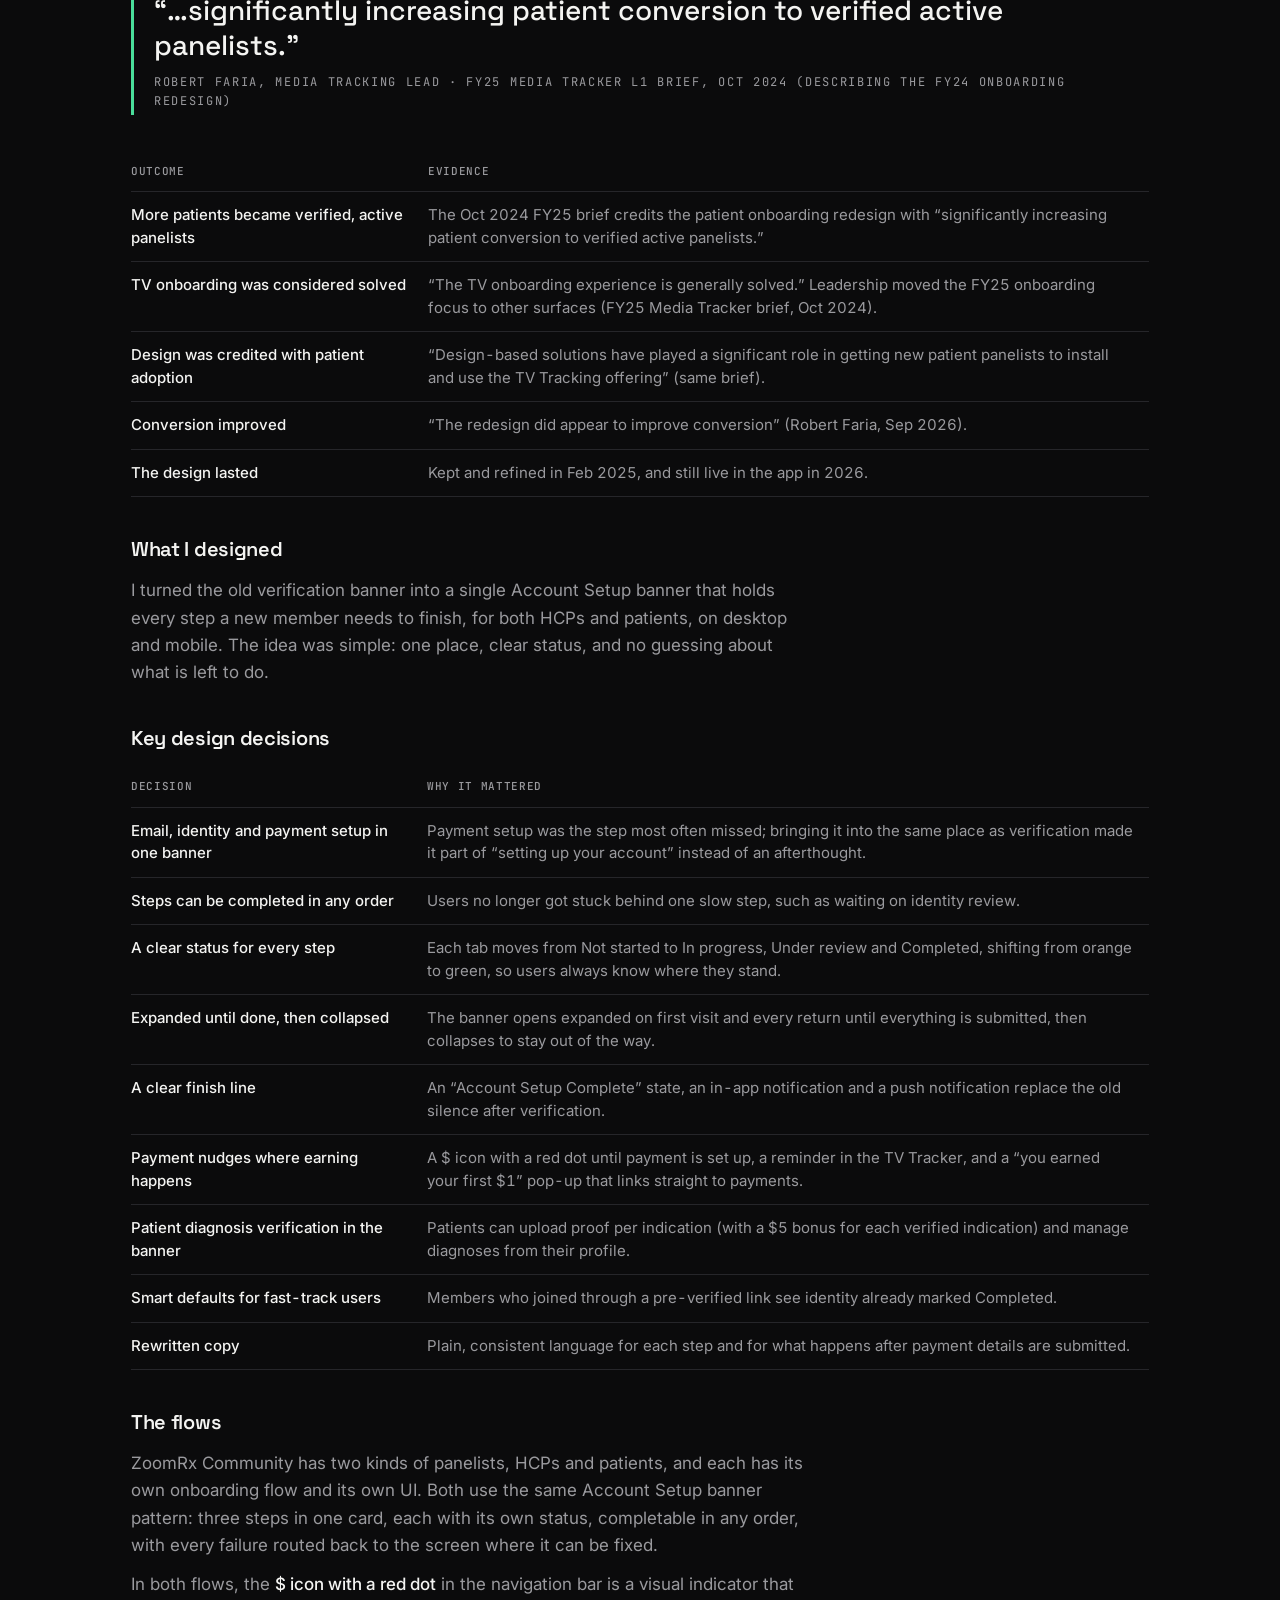
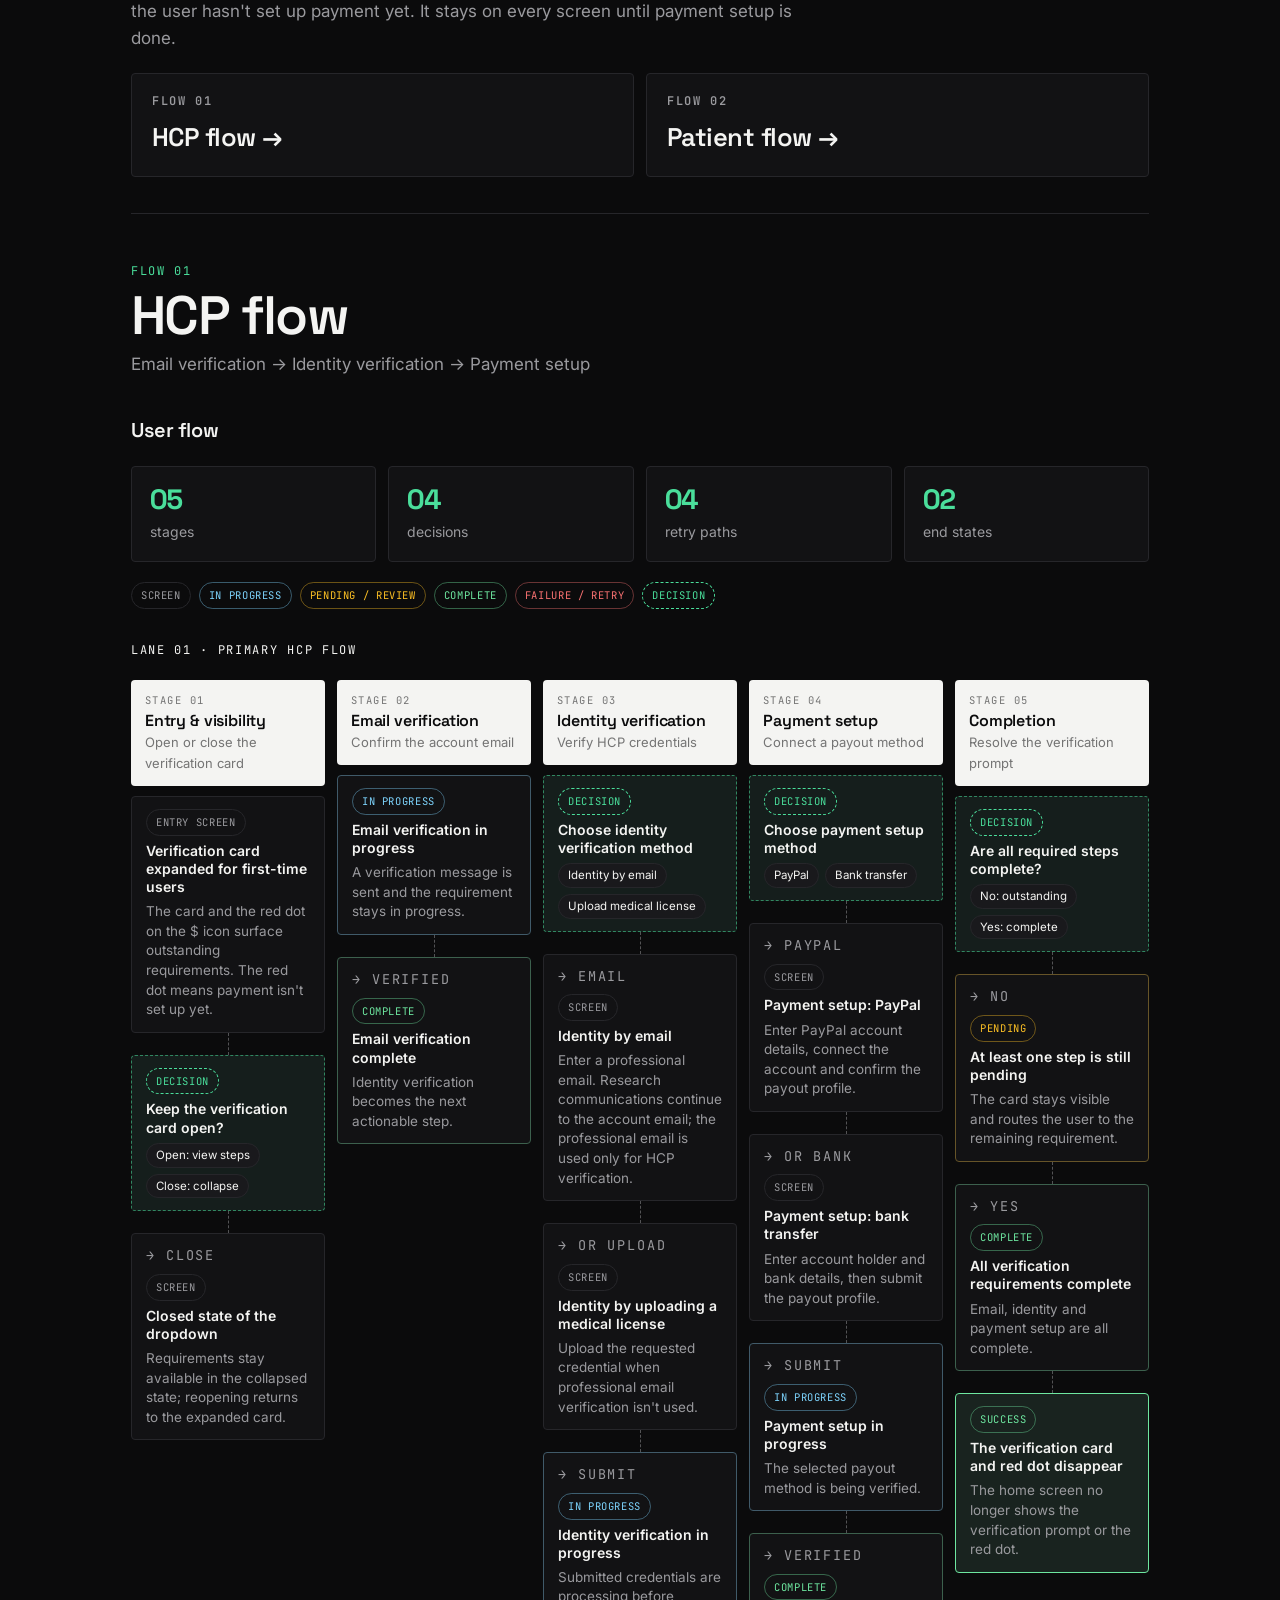
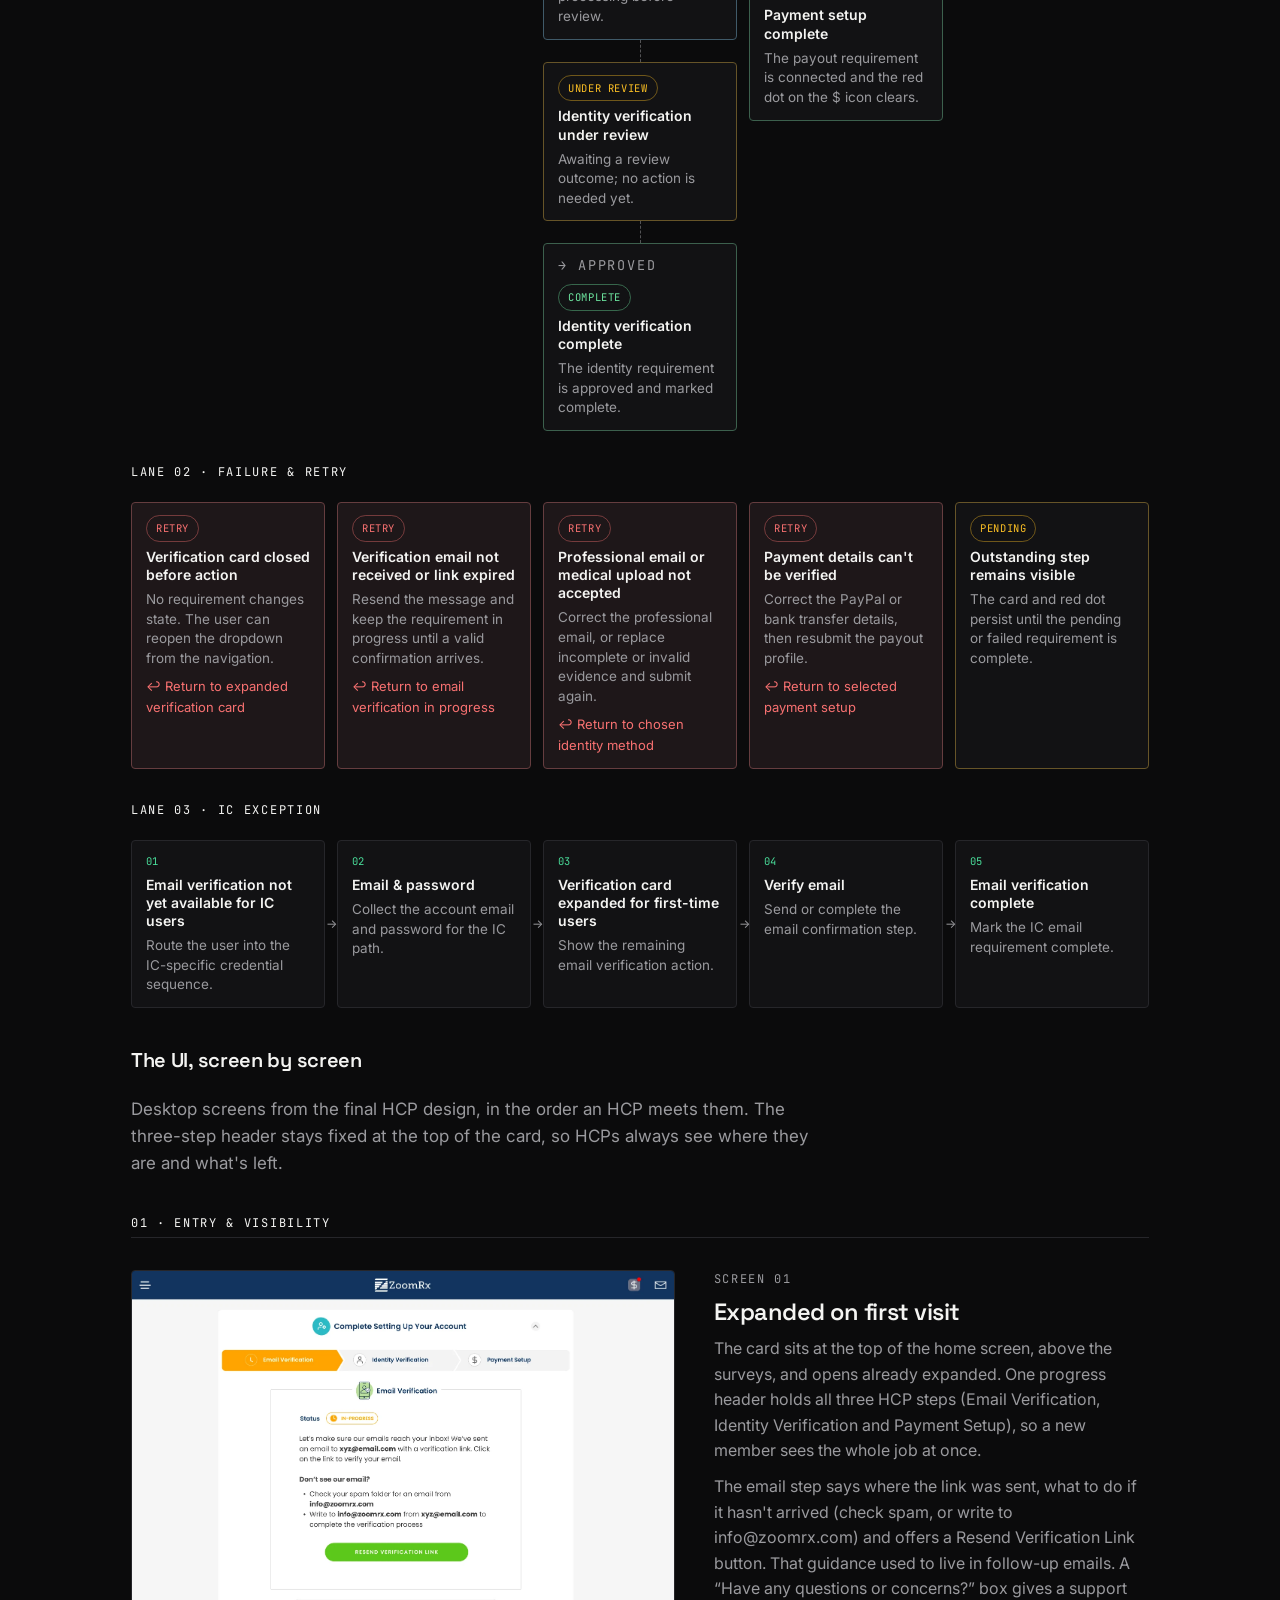
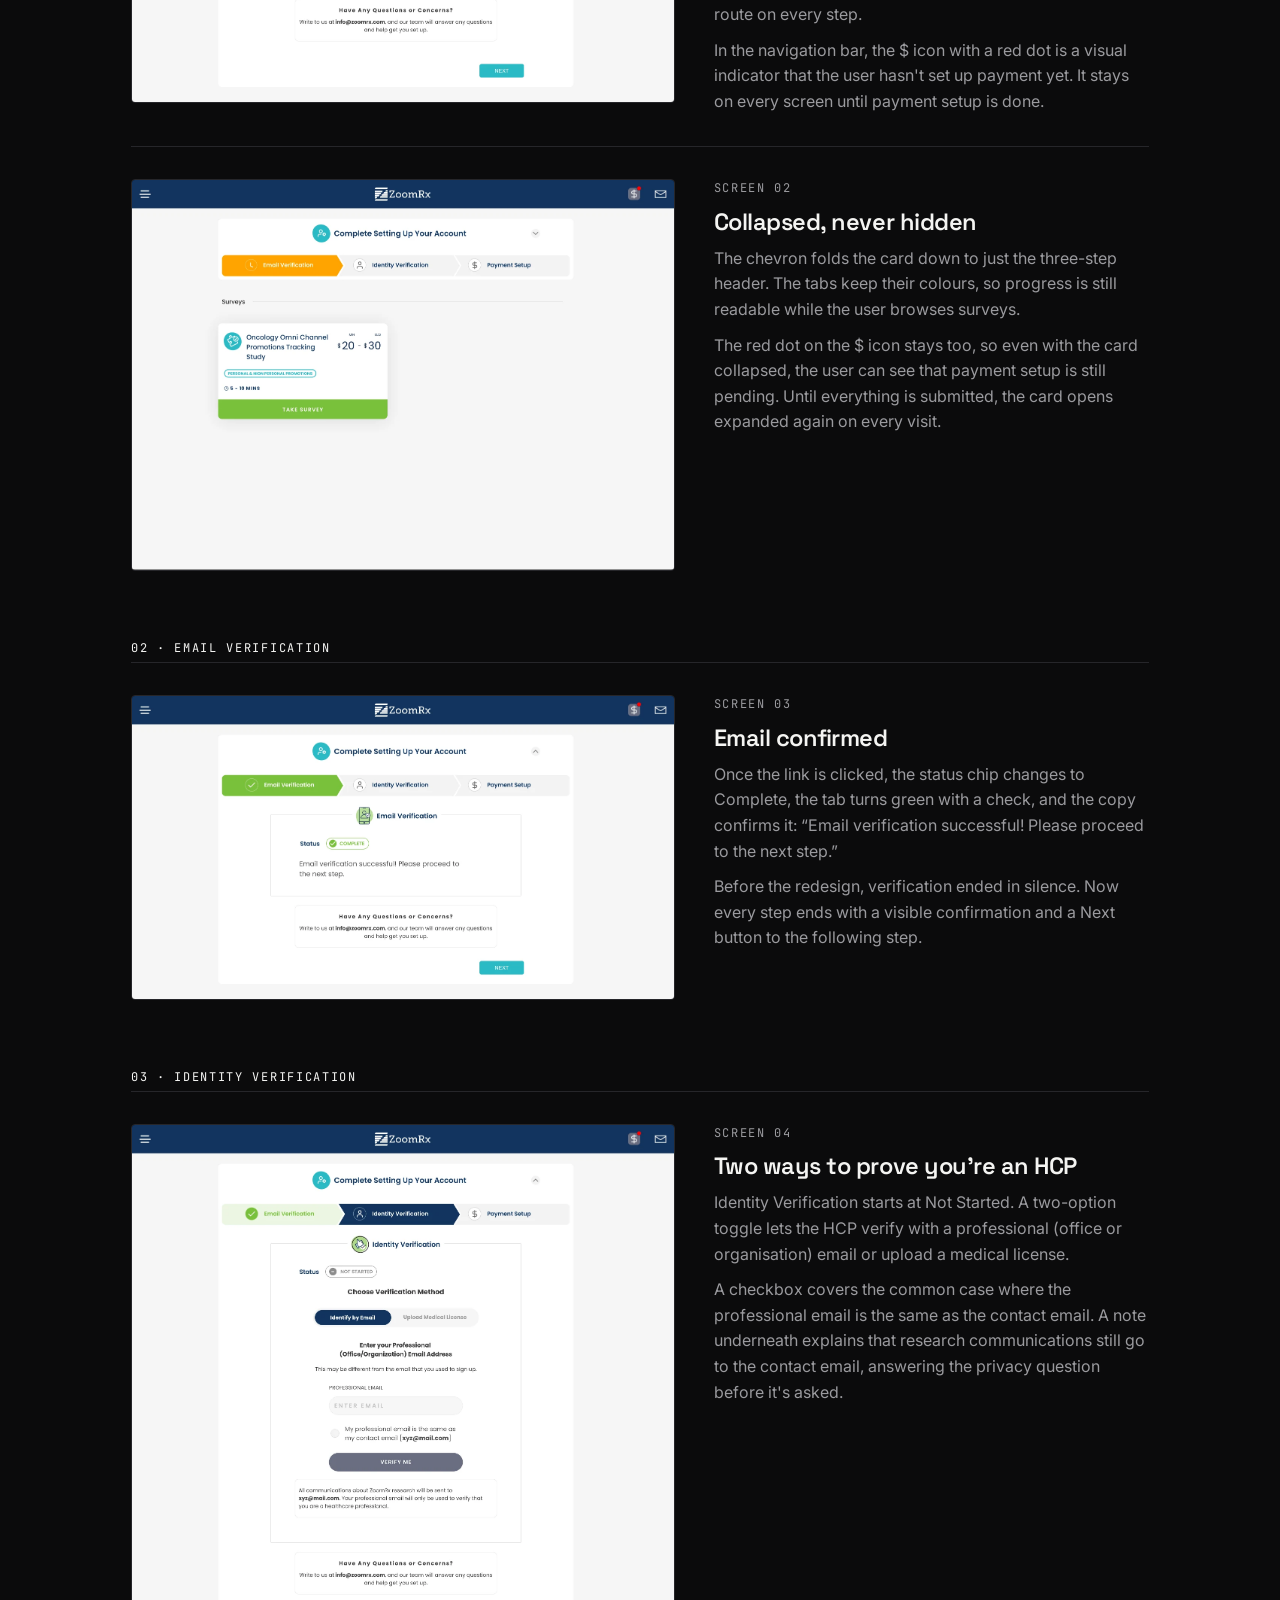
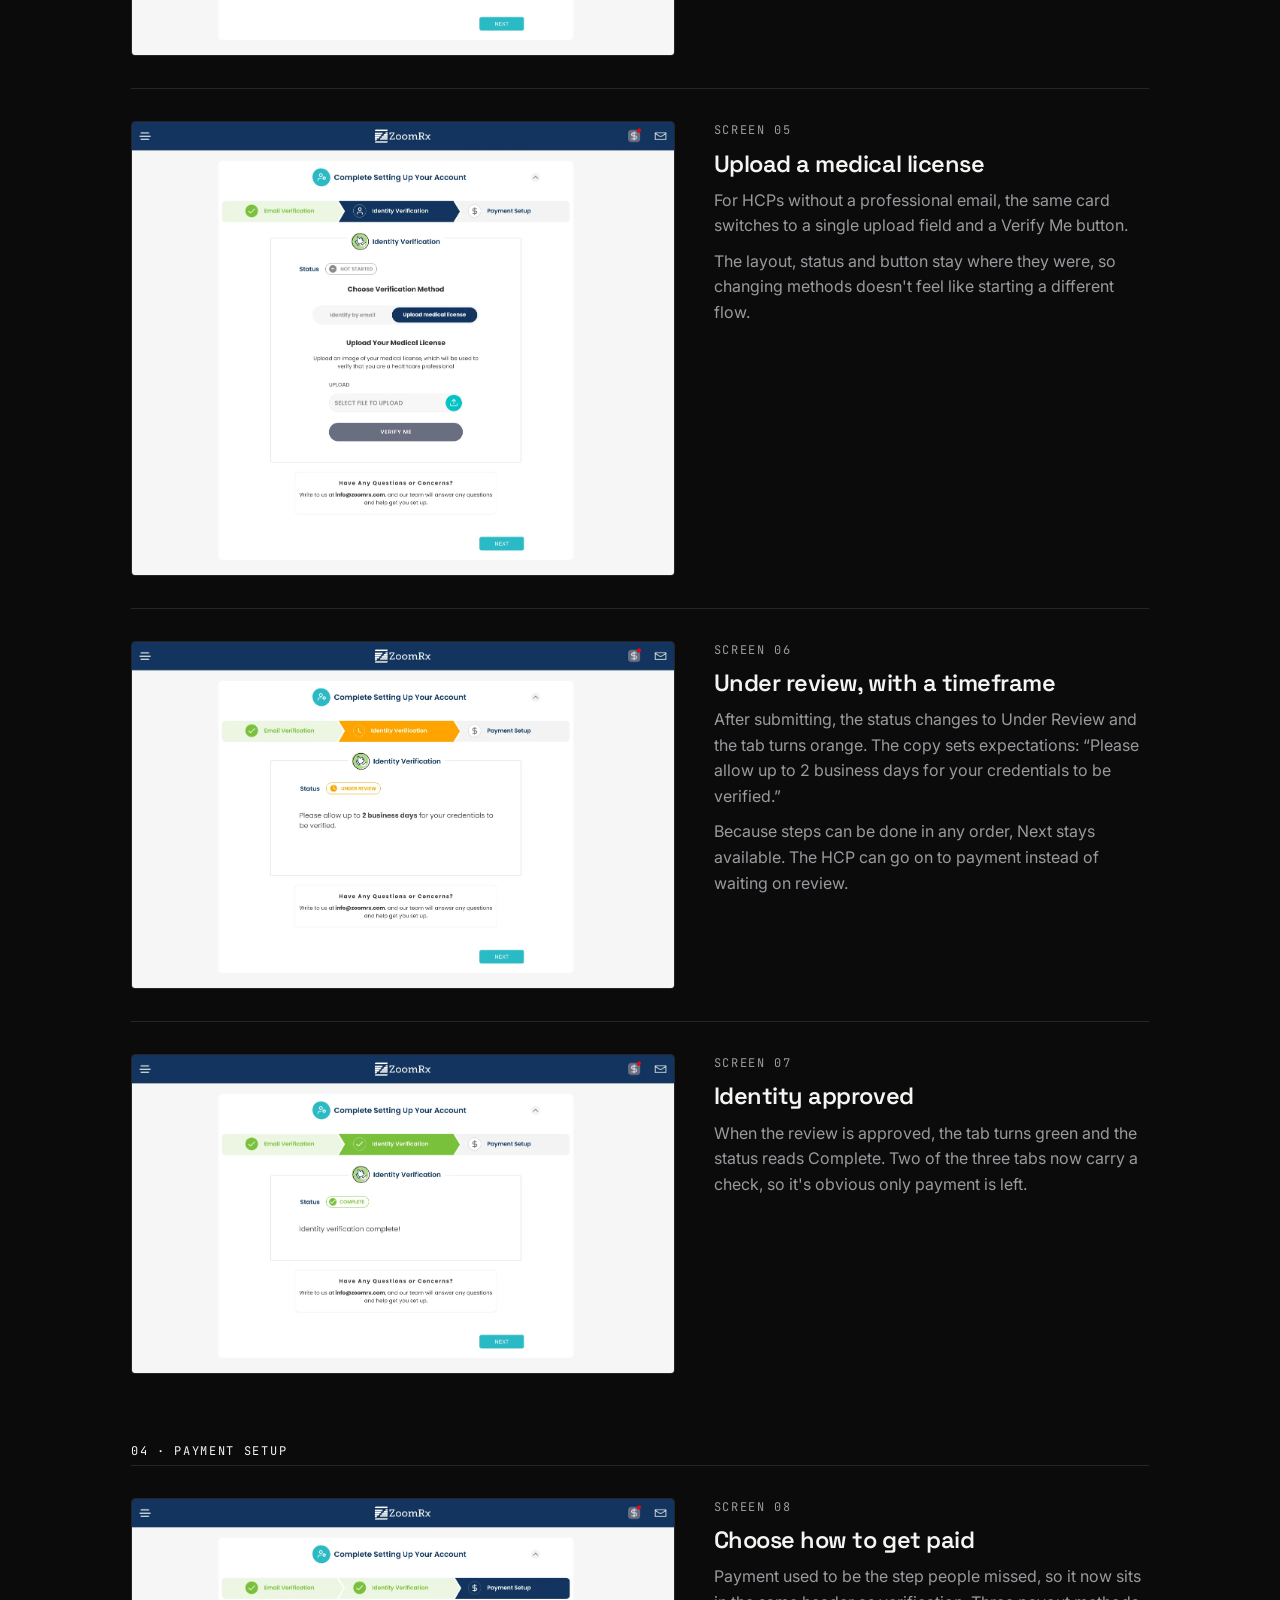
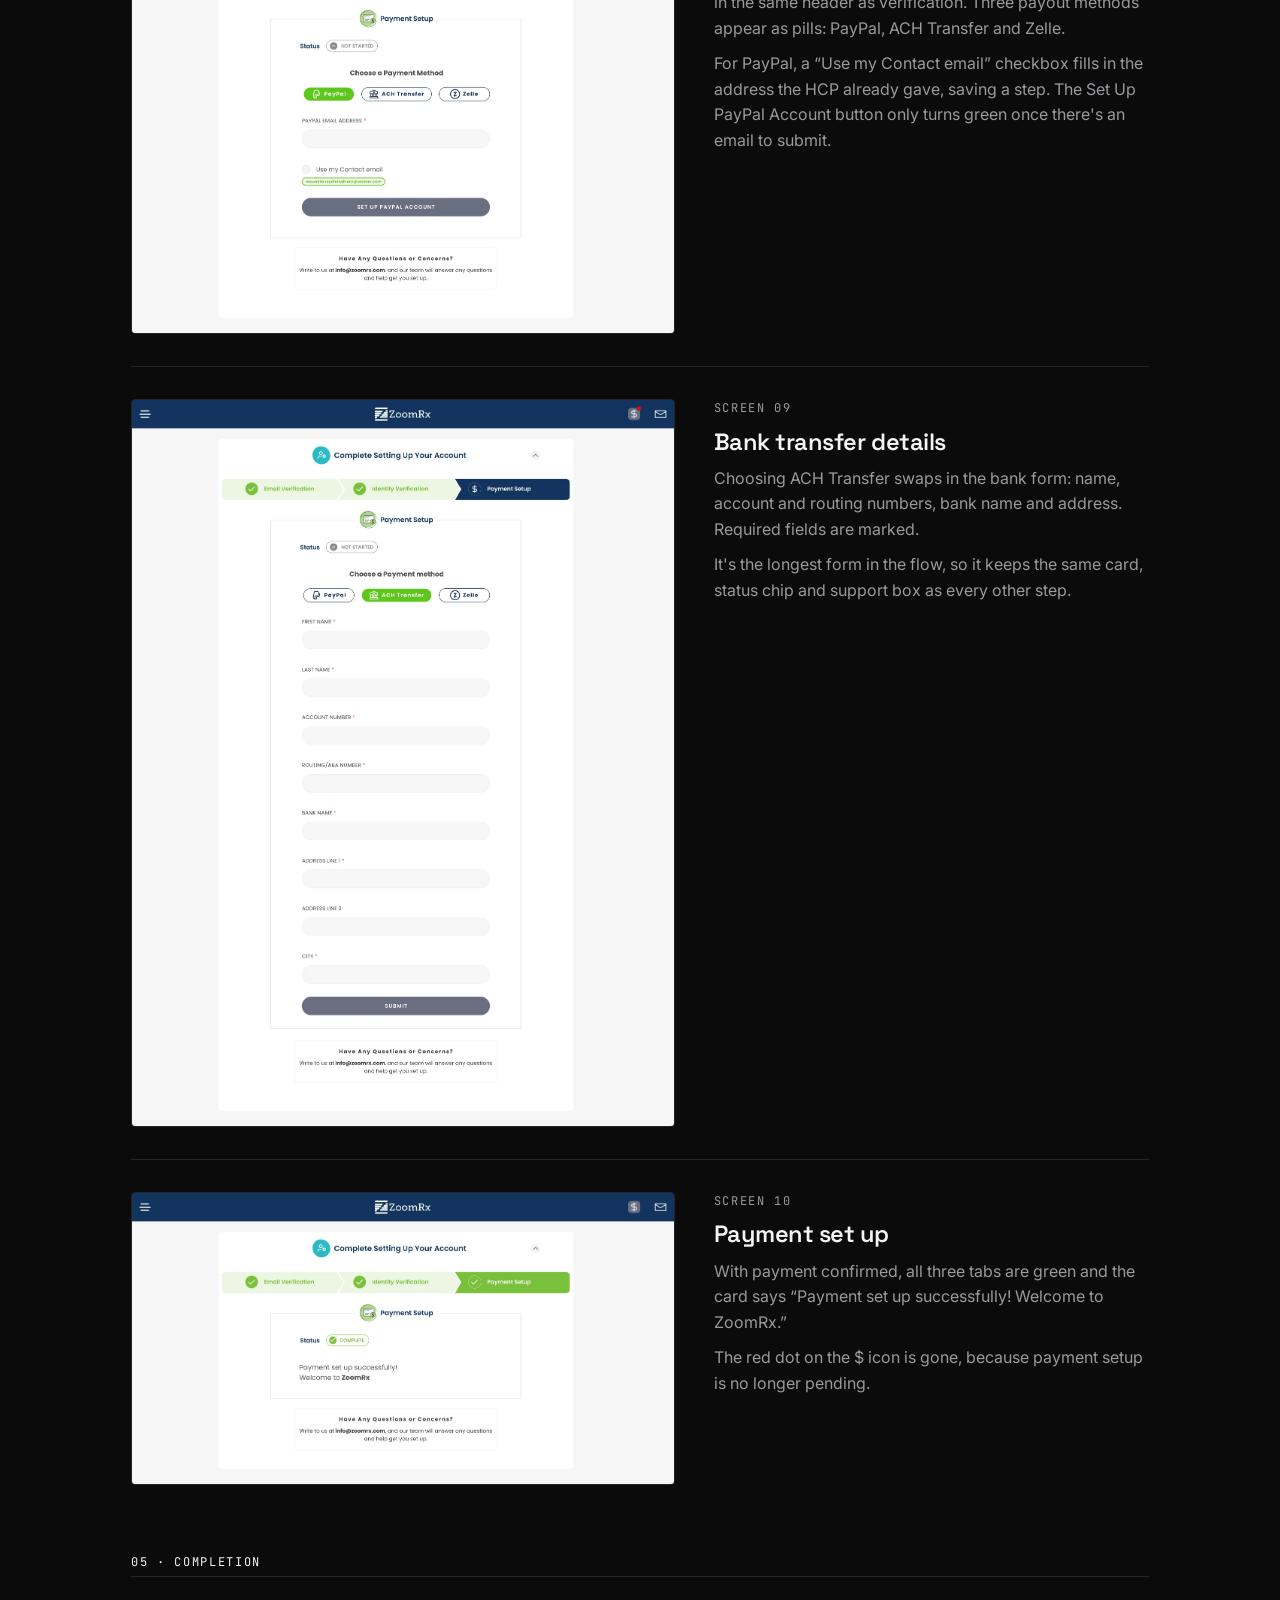
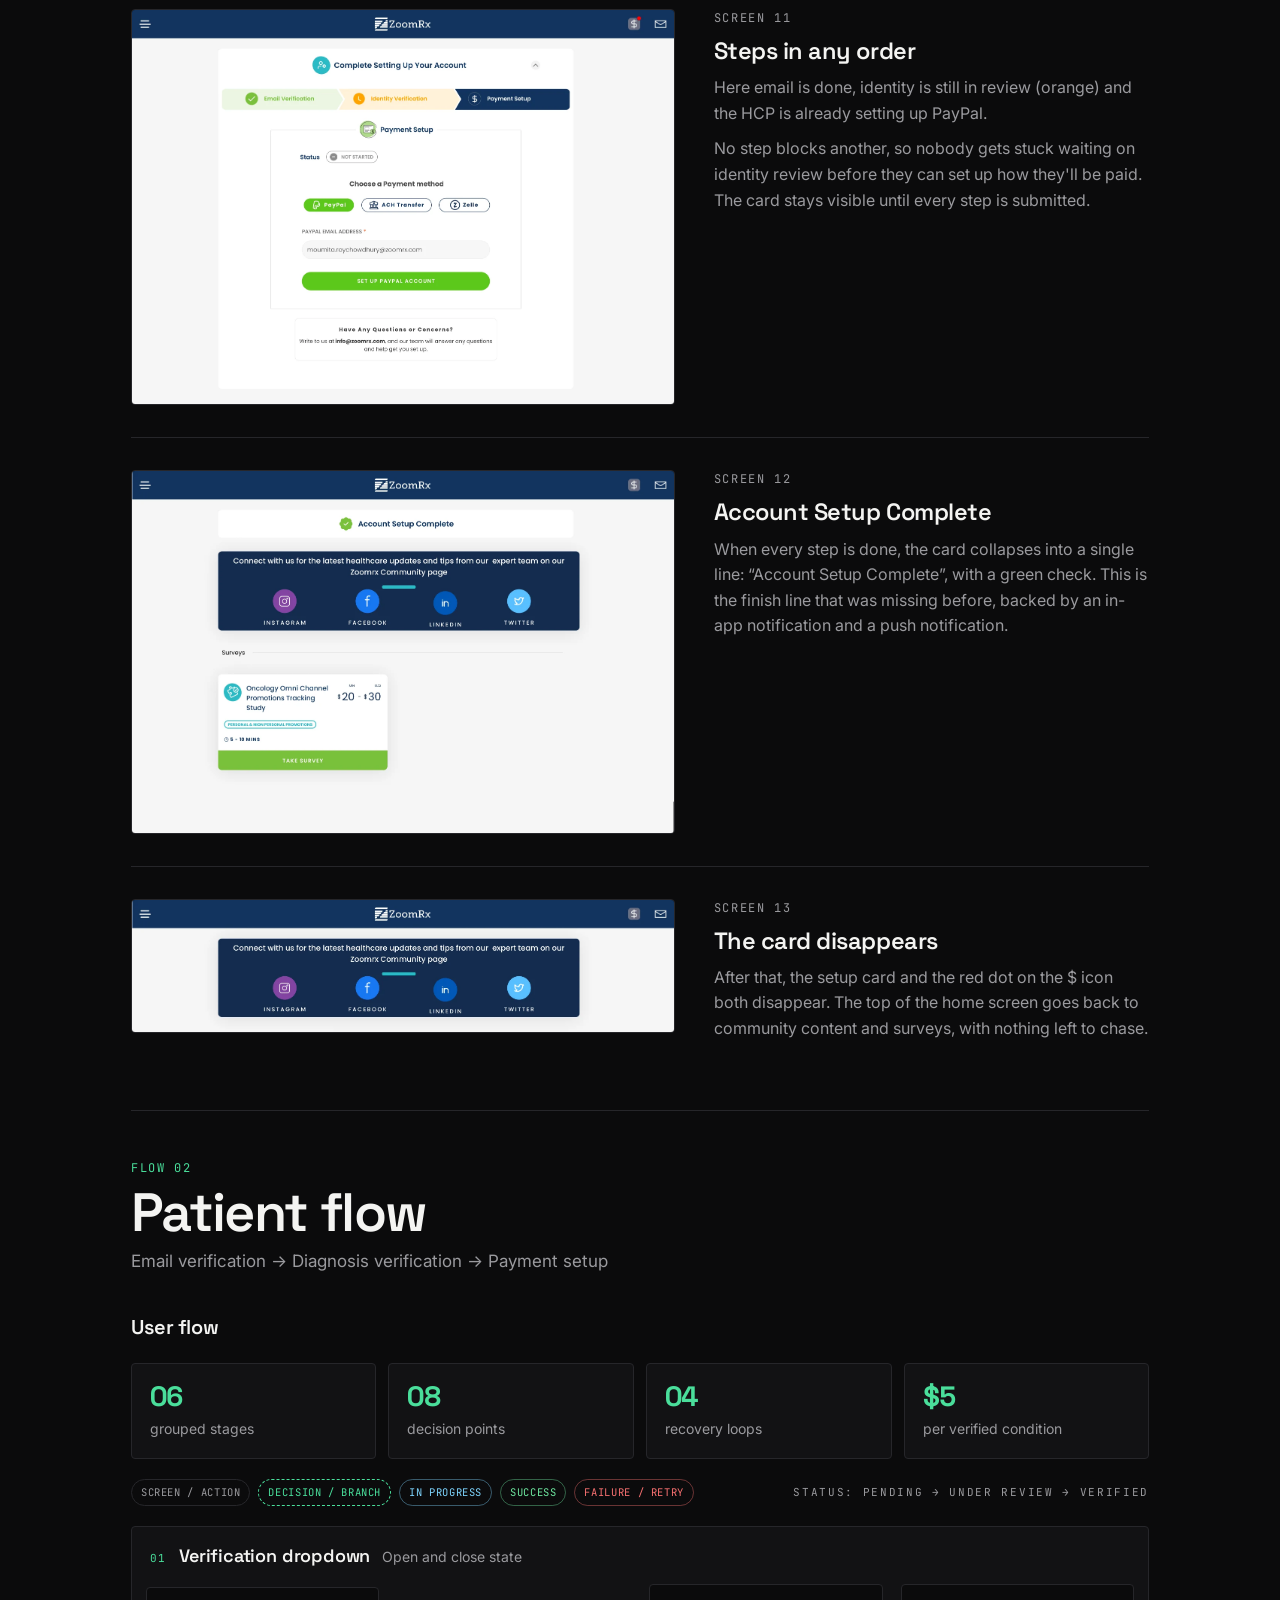
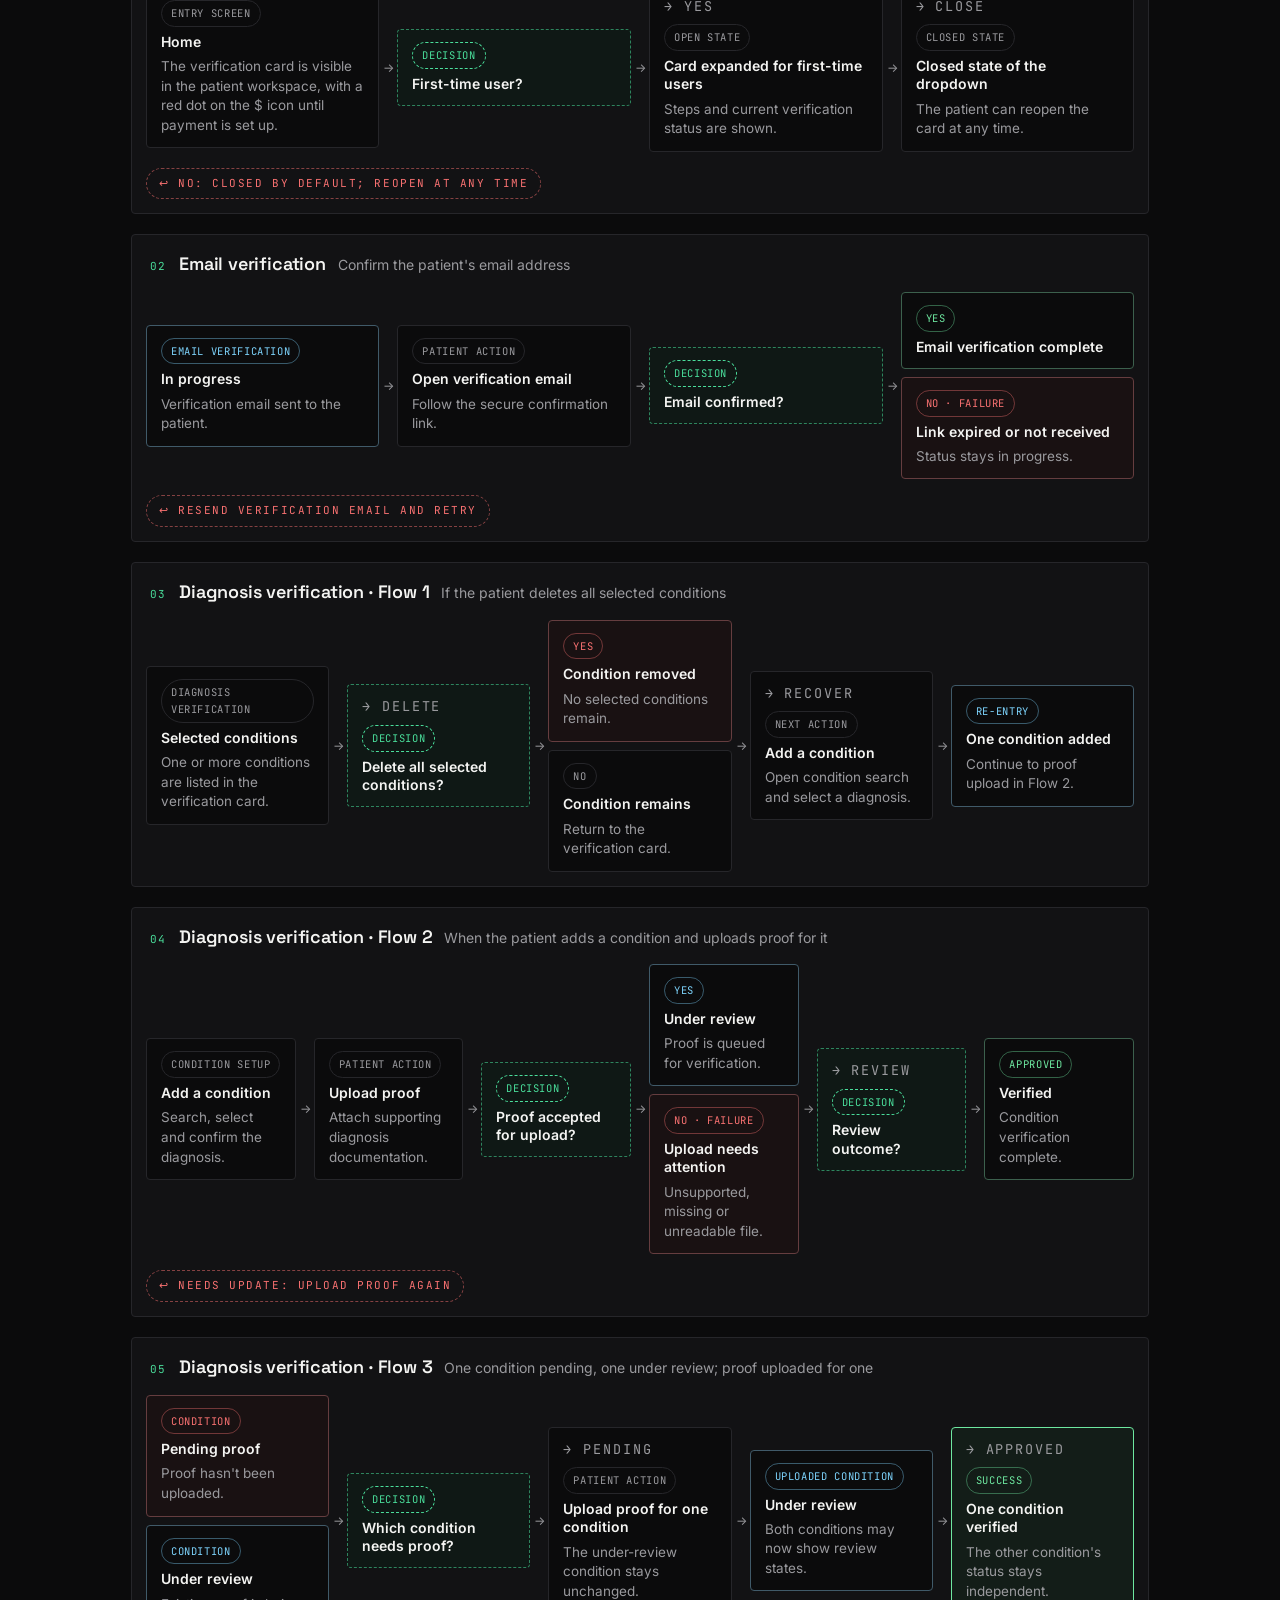
<file: account-setup-banner.html>
<!doctype html>
<html lang="en" data-theme="dark">
<head>
<meta charset="utf-8">
<meta name="viewport" content="width=device-width, initial-scale=1">
<title>Account Setup Banner · Moumita Roy Chowdhury</title>
<meta name="description" content="Turning a scattered verification process into one clear step for doctors and patients in the ZoomRx Community app.">
<link rel="preconnect" href="https://fonts.googleapis.com">
<link rel="preconnect" href="https://fonts.gstatic.com" crossorigin>
<link rel="stylesheet" href="https://fonts.googleapis.com/css2?family=Space+Grotesk:wght@400;500;600&family=Inter:wght@400;500;600&family=JetBrains+Mono:wght@400;500&family=Instrument+Serif:ital@1&display=swap">
<link rel="stylesheet" href="styles.css?v=20261127185236">
</head>
<body>

<header class="nav">
  <div class="wrap">
    <a class="logo" href="index.html">m.rc/</a>
    <ul id="nav-links">
      <li><a href="index.html">Home</a></li>
      <li><a href="index.html#work">Works</a></li>
      <li><a href="index.html#skills">Skills</a></li>
      <li><a href="index.html#experience">Experience</a></li>
    </ul>
    <a class="btn" href="#contact">Let's talk</a>
    <button class="menu-btn" type="button" aria-expanded="false" aria-controls="nav-links" aria-label="Open menu"><span></span><span></span></button>
  </div>
</header>

<main id="top">
  <section class="wrap case-head">
    <a class="back mono" href="index.html#work">← All works</a>
    <figure class="case-thumb"><img src="images/account-setup-banner.webp" alt="Laptop showing the ZoomRx Account Setup banner with Email Verification in progress"></figure>
    <span class="mono" style="display:block">CASE STUDY · PANELIST ONBOARDING</span>
    <h1 class="long">Account setup banner: turning a scattered verification process into one clear step</h1>
    <p class="lede">How a single, status-driven banner helped HCPs and patients get verified, set up payments, and start earning in the ZoomRx Community app.</p>
  </section>

  <article class="wrap case-page"><div class="case">
          <div class="prose">
            <h3>The problem</h3>
            <p>In 2024, ZoomRx was recruiting new HCPs and patients into its Community panel for market research and the new TV Tracker. New members had to complete three things before they could earn: verify their email, verify their identity (or, for patients, their diagnosis), and set up payments. These steps were spread across the dashboard, the menu and follow-up emails, and nothing tied them together.</p>
            <p>The FY24 lessons documented by the Media Tracking team described it plainly: the signup process “required multiple, disjointed steps, meaning that it was unclear to users what needed to be done to get verified and claim their earnings,” with an “over-reliance on text-based instructions and emails” and copy that was “stylistically inconsistent.” Patients in particular were dropping off before completing signup.</p>
          </div>

          <div>
            <h3>What users told us, in the team's own words</h3>
            <div class="scroll">
              <table class="tbl">
                <thead><tr><th>Pain point</th><th>Who it affected</th></tr></thead>
                <tbody>
                  <tr><td data-label="Pain point">No clarity on all the verification steps required to complete setting up a profile</td><td data-label="Who it affected">HCPs and patients</td></tr>
                  <tr><td data-label="Pain point">Payment setup was easy to miss; users “aren't aware that this must be done” and received “insufficient in-app prompts”</td><td data-label="Who it affected">Patients</td></tr>
                  <tr><td data-label="Pain point">Unclear what happens after payment details are submitted</td><td data-label="Who it affected">Patients</td></tr>
                  <tr><td data-label="Pain point">Unclear whether the profile had been verified, with no notification</td><td data-label="Who it affected">HCPs and patients</td></tr>
                  <tr><td data-label="Pain point">No way to add or remove a diagnosis; unclear which study a proof bonus was for</td><td data-label="Who it affected">Patients</td></tr>
                </tbody>
              </table>
            </div>
          </div>

          <div class="about">
            <div class="prose">
              <h3>The product: ZoomRx's survey app</h3>
              <p>ZoomRx is a life sciences consulting firm. Pharma and biotech companies hire it to understand how doctors and patients think about their treatments, and much of that research comes from ZoomRx's own panel: a community of healthcare professionals and patients who answer research surveys.</p>
              <p>The ZoomRx Community app, the survey app, is where that panel lives. Members sign up, get verified, take paid surveys they qualify for and get paid for their time. Patients can also join the TV Tracker, which helps pharma brands understand how their TV campaigns reach the people they're meant for.</p>
            </div>
            <ol class="how">
              <li><b>Join</b><span>An HCP or patient signs up to the Community panel on web or mobile.</span></li>
              <li><b>Get verified</b><span>Confirm their email, then prove who they are: an HCP's credentials, or a patient's diagnosis.</span></li>
              <li><b>Take surveys</b><span>Paid research surveys matched to their specialty or condition appear on their home screen.</span></li>
              <li><b>Get paid</b><span>An honorarium for each completed survey, paid out through PayPal, bank transfer or Zelle.</span></li>
            </ol>
            <div class="prose">
              <h3>Why it matters to ZoomRx</h3>
              <p>The panel is ZoomRx's own data source. It's the healthcare community that every market research product the company sells is built on, and one of the things competitors can't easily copy. A panelist only becomes useful to that research once they're verified and set up to be paid. Anyone who drops out during setup never takes a single survey.</p>
              <p>That made onboarding the front door to the whole business. In 2024 the panel was growing fast, with HCP signups passing 50,000, but only about 1 in 5 members were actively taking part. Every new member who got stuck between signing up and their first paid survey was supply ZoomRx had worked to recruit and then lost.</p>
            </div>
          </div>

          <div class="facts">
            <div><span class="mono">My role</span><p>Product designer: end-to-end UX and UI for the HCP and patient flows, web and mobile</p></div>
            <div><span class="mono">Team</span><p>Media Tracking (Robert Faria, product lead), Community, Tech Pod B (Vamshidhar Reddy, Ragul Ramanathan, Prasanth Senthil Kumar), Karishma Selvaraj</p></div>
            <div><span class="mono">Product</span><p>ZoomRx Community app (survey app) and ZoomRx TV Tracker, for HCPs and patients</p></div>
            <div><span class="mono">Timeline</span><p>Design May–Jul 2024 · UAT Jul 30–Aug 8, 2024 · Released Aug 13, 2024 (ticket T28805)</p></div>
            <div><span class="mono">Status</span><p>Kept and refined in Feb 2025; still live in 2026 in a redesigned form</p></div>
          </div>

          <div>
            <h3>Impact at a glance</h3>
            <div class="quote">
              <p>“…significantly increasing patient conversion to verified active panelists.”</p>
              <cite class="mono">Robert Faria, Media Tracking lead · FY25 Media Tracker L1 Brief, Oct 2024 (describing the FY24 onboarding redesign)</cite>
            </div>
          </div>

          <div class="scroll">
            <table class="tbl">
              <thead><tr><th>Outcome</th><th>Evidence</th></tr></thead>
              <tbody>
                <tr><td data-label="Outcome">More patients became verified, active panelists</td><td data-label="Evidence">The Oct 2024 FY25 brief credits the patient onboarding redesign with “significantly increasing patient conversion to verified active panelists.”</td></tr>
                <tr><td data-label="Outcome">TV onboarding was considered solved</td><td data-label="Evidence">“The TV onboarding experience is generally solved.” Leadership moved the FY25 onboarding focus to other surfaces (FY25 Media Tracker brief, Oct 2024).</td></tr>
                <tr><td data-label="Outcome">Design was credited with patient adoption</td><td data-label="Evidence">“Design-based solutions have played a significant role in getting new patient panelists to install and use the TV Tracking offering” (same brief).</td></tr>
                <tr><td data-label="Outcome">Conversion improved</td><td data-label="Evidence">“The redesign did appear to improve conversion” (Robert Faria, Sep 2026).</td></tr>
                <tr><td data-label="Outcome">The design lasted</td><td data-label="Evidence">Kept and refined in Feb 2025, and still live in the app in 2026.</td></tr>
              </tbody>
            </table>
          </div>

          <div class="prose">
            <h3>What I designed</h3>
            <p>I turned the old verification banner into a single Account Setup banner that holds every step a new member needs to finish, for both HCPs and patients, on desktop and mobile. The idea was simple: one place, clear status, and no guessing about what is left to do.</p>
          </div>

          <div>
            <h3>Key design decisions</h3>
            <div class="scroll">
              <table class="tbl">
                <thead><tr><th>Decision</th><th>Why it mattered</th></tr></thead>
                <tbody>
                  <tr><td data-label="Decision">Email, identity and payment setup in one banner</td><td data-label="Why it mattered">Payment setup was the step most often missed; bringing it into the same place as verification made it part of “setting up your account” instead of an afterthought.</td></tr>
                  <tr><td data-label="Decision">Steps can be completed in any order</td><td data-label="Why it mattered">Users no longer got stuck behind one slow step, such as waiting on identity review.</td></tr>
                  <tr><td data-label="Decision">A clear status for every step</td><td data-label="Why it mattered">Each tab moves from Not started to In progress, Under review and Completed, shifting from orange to green, so users always know where they stand.</td></tr>
                  <tr><td data-label="Decision">Expanded until done, then collapsed</td><td data-label="Why it mattered">The banner opens expanded on first visit and every return until everything is submitted, then collapses to stay out of the way.</td></tr>
                  <tr><td data-label="Decision">A clear finish line</td><td data-label="Why it mattered">An “Account Setup Complete” state, an in-app notification and a push notification replace the old silence after verification.</td></tr>
                  <tr><td data-label="Decision">Payment nudges where earning happens</td><td data-label="Why it mattered">A $ icon with a red dot until payment is set up, a reminder in the TV Tracker, and a “you earned your first $1” pop-up that links straight to payments.</td></tr>
                  <tr><td data-label="Decision">Patient diagnosis verification in the banner</td><td data-label="Why it mattered">Patients can upload proof per indication (with a $5 bonus for each verified indication) and manage diagnoses from their profile.</td></tr>
                  <tr><td data-label="Decision">Smart defaults for fast-track users</td><td data-label="Why it mattered">Members who joined through a pre-verified link see identity already marked Completed.</td></tr>
                  <tr><td data-label="Decision">Rewritten copy</td><td data-label="Why it mattered">Plain, consistent language for each step and for what happens after payment details are submitted.</td></tr>
                </tbody>
              </table>
            </div>
          </div>

          <div class="uf" id="flows">
            <div class="prose">
              <h3>The flows</h3>
              <p>ZoomRx Community has two kinds of panelists, HCPs and patients, and each has its own onboarding flow and its own UI. Both use the same Account Setup banner pattern: three steps in one card, each with its own status, completable in any order, with every failure routed back to the screen where it can be fixed.</p>
              <p>In both flows, the <b>$ icon with a red dot</b> in the navigation bar is a visual indicator that the user hasn't set up payment yet. It stays on every screen until payment setup is done.</p>
            </div>
            <nav class="flow-jump" aria-label="Jump to a flow"><a href="#flow-hcp"><span class="mono">Flow 01</span>HCP flow →</a><a href="#flow-patient"><span class="mono">Flow 02</span>Patient flow →</a></nav>
          </div>

          <section class="flow-sec" id="flow-hcp">
            <div class="flow-title"><span class="mono">Flow 01</span><h3>HCP flow</h3><p>Email verification → Identity verification → Payment setup</p></div>
            <div class="uf">
              <h4 class="uf-sub">User flow</h4>
<div class="big-nums uf-stats"><div><b>05</b><span>stages</span></div><div><b>04</b><span>decisions</span></div><div><b>04</b><span>retry paths</span></div><div><b>02</b><span>end states</span></div></div>
              <div class="uf-legend mono"><span class="st">Screen</span><span class="st prog">In progress</span><span class="st rev">Pending / review</span><span class="st done">Complete</span><span class="st fail">Failure / retry</span><span class="st dec">Decision</span></div>
              <span class="mono uf-lane">Lane 01 · Primary HCP flow</span>
            <div class="uf-board">
              <div class="uf-col">
                <div class="uf-stage"><span class="mono">Stage 01</span><b>Entry &amp; visibility</b><small>Open or close the verification card</small></div>
                <div class="node"><i class="st">Entry screen</i><b>Verification card expanded for first-time users</b><span>The card and the red dot on the $ icon surface outstanding requirements. The red dot means payment isn't set up yet.</span></div>
                <div class="node dec"><i class="st dec">Decision</i><b>Keep the verification card open?</b><span class="opts"><em>Open: view steps</em><em>Close: collapse</em></span></div>
                <div class="node"><span class="via mono">Close</span><i class="st">Screen</i><b>Closed state of the dropdown</b><span>Requirements stay available in the collapsed state; reopening returns to the expanded card.</span></div>
              </div>
              <div class="uf-col">
                <div class="uf-stage"><span class="mono">Stage 02</span><b>Email verification</b><small>Confirm the account email</small></div>
                <div class="node prog"><i class="st prog">In progress</i><b>Email verification in progress</b><span>A verification message is sent and the requirement stays in progress.</span></div>
                <div class="node done"><span class="via mono">Verified</span><i class="st done">Complete</i><b>Email verification complete</b><span>Identity verification becomes the next actionable step.</span></div>
              </div>
              <div class="uf-col">
                <div class="uf-stage"><span class="mono">Stage 03</span><b>Identity verification</b><small>Verify HCP credentials</small></div>
                <div class="node dec"><i class="st dec">Decision</i><b>Choose identity verification method</b><span class="opts"><em>Identity by email</em><em>Upload medical license</em></span></div>
                <div class="node"><span class="via mono">Email</span><i class="st">Screen</i><b>Identity by email</b><span>Enter a professional email. Research communications continue to the account email; the professional email is used only for HCP verification.</span></div>
                <div class="node"><span class="via mono">Or upload</span><i class="st">Screen</i><b>Identity by uploading a medical license</b><span>Upload the requested credential when professional email verification isn't used.</span></div>
                <div class="node prog"><span class="via mono">Submit</span><i class="st prog">In progress</i><b>Identity verification in progress</b><span>Submitted credentials are processing before review.</span></div>
                <div class="node rev"><i class="st rev">Under review</i><b>Identity verification under review</b><span>Awaiting a review outcome; no action is needed yet.</span></div>
                <div class="node done"><span class="via mono">Approved</span><i class="st done">Complete</i><b>Identity verification complete</b><span>The identity requirement is approved and marked complete.</span></div>
              </div>
              <div class="uf-col">
                <div class="uf-stage"><span class="mono">Stage 04</span><b>Payment setup</b><small>Connect a payout method</small></div>
                <div class="node dec"><i class="st dec">Decision</i><b>Choose payment setup method</b><span class="opts"><em>PayPal</em><em>Bank transfer</em></span></div>
                <div class="node"><span class="via mono">PayPal</span><i class="st">Screen</i><b>Payment setup: PayPal</b><span>Enter PayPal account details, connect the account and confirm the payout profile.</span></div>
                <div class="node"><span class="via mono">Or bank</span><i class="st">Screen</i><b>Payment setup: bank transfer</b><span>Enter account holder and bank details, then submit the payout profile.</span></div>
                <div class="node prog"><span class="via mono">Submit</span><i class="st prog">In progress</i><b>Payment setup in progress</b><span>The selected payout method is being verified.</span></div>
                <div class="node done"><span class="via mono">Verified</span><i class="st done">Complete</i><b>Payment setup complete</b><span>The payout requirement is connected and the red dot on the $ icon clears.</span></div>
              </div>
              <div class="uf-col">
                <div class="uf-stage"><span class="mono">Stage 05</span><b>Completion</b><small>Resolve the verification prompt</small></div>
                <div class="node dec"><i class="st dec">Decision</i><b>Are all required steps complete?</b><span class="opts"><em>No: outstanding</em><em>Yes: complete</em></span></div>
                <div class="node rev"><span class="via mono">No</span><i class="st rev">Pending</i><b>At least one step is still pending</b><span>The card stays visible and routes the user to the remaining requirement.</span></div>
                <div class="node done"><span class="via mono">Yes</span><i class="st done">Complete</i><b>All verification requirements complete</b><span>Email, identity and payment setup are all complete.</span></div>
                <div class="node win"><i class="st done">Success</i><b>The verification card and red dot disappear</b><span>The home screen no longer shows the verification prompt or the red dot.</span></div>
              </div>
            </div>
              <span class="mono uf-lane">Lane 02 · Failure &amp; retry</span>
            <div class="uf-row">
              <div class="node fail"><i class="st fail">Retry</i><b>Verification card closed before action</b><span>No requirement changes state. The user can reopen the dropdown from the navigation.</span><small>↩ Return to expanded verification card</small></div>
              <div class="node fail"><i class="st fail">Retry</i><b>Verification email not received or link expired</b><span>Resend the message and keep the requirement in progress until a valid confirmation arrives.</span><small>↩ Return to email verification in progress</small></div>
              <div class="node fail"><i class="st fail">Retry</i><b>Professional email or medical upload not accepted</b><span>Correct the professional email, or replace incomplete or invalid evidence and submit again.</span><small>↩ Return to chosen identity method</small></div>
              <div class="node fail"><i class="st fail">Retry</i><b>Payment details can't be verified</b><span>Correct the PayPal or bank transfer details, then resubmit the payout profile.</span><small>↩ Return to selected payment setup</small></div>
              <div class="node rev"><i class="st rev">Pending</i><b>Outstanding step remains visible</b><span>The card and red dot persist until the pending or failed requirement is complete.</span></div>
            </div>
              <span class="mono uf-lane">Lane 03 · IC exception</span>
            <ol class="uf-seq">
              <li><b>Email verification not yet available for IC users</b><span>Route the user into the IC-specific credential sequence.</span></li>
              <li><b>Email &amp; password</b><span>Collect the account email and password for the IC path.</span></li>
              <li><b>Verification card expanded for first-time users</b><span>Show the remaining email verification action.</span></li>
              <li><b>Verify email</b><span>Send or complete the email confirmation step.</span></li>
              <li><b>Email verification complete</b><span>Mark the IC email requirement complete.</span></li>
            </ol>
            </div>
            <div class="uf">
              <h4 class="uf-sub">The UI, screen by screen</h4>
              <div class="prose"><p>Desktop screens from the final HCP design, in the order an HCP meets them. The three-step header stays fixed at the top of the card, so HCPs always see where they are and what's left.</p></div>
              <div class="shots-group">
                <span class="mono">01 · Entry &amp; visibility</span>
                <div class="shot"><a href="images/hcp/01-expanded-email.webp" target="_blank" rel="noopener"><img loading="lazy" src="images/hcp/01-expanded-email.webp" alt="HCP home screen with the expanded account setup card, Email Verification active and a Resend Verification Link button"></a><div class="shot-text"><span class="mono">Screen 01</span><h4>Expanded on first visit</h4><p>The card sits at the top of the home screen, above the surveys, and opens already expanded. One progress header holds all three HCP steps (Email Verification, Identity Verification and Payment Setup), so a new member sees the whole job at once.</p><p>The email step says where the link was sent, what to do if it hasn't arrived (check spam, or write to info@zoomrx.com) and offers a Resend Verification Link button. That guidance used to live in follow-up emails. A “Have any questions or concerns?” box gives a support route on every step.</p><p>In the navigation bar, the $ icon with a red dot is a visual indicator that the user hasn't set up payment yet. It stays on every screen until payment setup is done.</p></div></div>
                <div class="shot"><a href="images/hcp/02-collapsed.webp" target="_blank" rel="noopener"><img loading="lazy" src="images/hcp/02-collapsed.webp" alt="Collapsed account setup card showing only the three step tabs above the survey list"></a><div class="shot-text"><span class="mono">Screen 02</span><h4>Collapsed, never hidden</h4><p>The chevron folds the card down to just the three-step header. The tabs keep their colours, so progress is still readable while the user browses surveys.</p><p>The red dot on the $ icon stays too, so even with the card collapsed, the user can see that payment setup is still pending. Until everything is submitted, the card opens expanded again on every visit.</p></div></div>
              </div>
              <div class="shots-group">
                <span class="mono">02 · Email verification</span>
                <div class="shot"><a href="images/hcp/03-email-complete.webp" target="_blank" rel="noopener"><img loading="lazy" src="images/hcp/03-email-complete.webp" alt="Email Verification tab turned green with a Complete status and a prompt to proceed"></a><div class="shot-text"><span class="mono">Screen 03</span><h4>Email confirmed</h4><p>Once the link is clicked, the status chip changes to Complete, the tab turns green with a check, and the copy confirms it: “Email verification successful! Please proceed to the next step.”</p><p>Before the redesign, verification ended in silence. Now every step ends with a visible confirmation and a Next button to the following step.</p></div></div>
              </div>
              <div class="shots-group">
                <span class="mono">03 · Identity verification</span>
                <div class="shot"><a href="images/hcp/04-identity-email.webp" target="_blank" rel="noopener"><img loading="lazy" src="images/hcp/04-identity-email.webp" alt="Identity Verification with a toggle between Identify by Email and Upload Medical License, and a professional email field"></a><div class="shot-text"><span class="mono">Screen 04</span><h4>Two ways to prove you're an HCP</h4><p>Identity Verification starts at Not Started. A two-option toggle lets the HCP verify with a professional (office or organisation) email or upload a medical license.</p><p>A checkbox covers the common case where the professional email is the same as the contact email. A note underneath explains that research communications still go to the contact email, answering the privacy question before it's asked.</p></div></div>
                <div class="shot"><a href="images/hcp/05-identity-upload.webp" target="_blank" rel="noopener"><img loading="lazy" src="images/hcp/05-identity-upload.webp" alt="Identity Verification with Upload Medical License selected and a file upload field"></a><div class="shot-text"><span class="mono">Screen 05</span><h4>Upload a medical license</h4><p>For HCPs without a professional email, the same card switches to a single upload field and a Verify Me button.</p><p>The layout, status and button stay where they were, so changing methods doesn't feel like starting a different flow.</p></div></div>
                <div class="shot"><a href="images/hcp/06-identity-review.webp" target="_blank" rel="noopener"><img loading="lazy" src="images/hcp/06-identity-review.webp" alt="Identity Verification tab in orange with an Under Review status and a two business days message"></a><div class="shot-text"><span class="mono">Screen 06</span><h4>Under review, with a timeframe</h4><p>After submitting, the status changes to Under Review and the tab turns orange. The copy sets expectations: “Please allow up to 2 business days for your credentials to be verified.”</p><p>Because steps can be done in any order, Next stays available. The HCP can go on to payment instead of waiting on review.</p></div></div>
                <div class="shot"><a href="images/hcp/07-identity-complete.webp" target="_blank" rel="noopener"><img loading="lazy" src="images/hcp/07-identity-complete.webp" alt="Identity Verification marked complete, with Email and Identity tabs both green"></a><div class="shot-text"><span class="mono">Screen 07</span><h4>Identity approved</h4><p>When the review is approved, the tab turns green and the status reads Complete. Two of the three tabs now carry a check, so it's obvious only payment is left.</p></div></div>
              </div>
              <div class="shots-group">
                <span class="mono">04 · Payment setup</span>
                <div class="shot"><a href="images/hcp/08-payment-paypal.webp" target="_blank" rel="noopener"><img loading="lazy" src="images/hcp/08-payment-paypal.webp" alt="Payment Setup with PayPal, ACH Transfer and Zelle options and a PayPal email field"></a><div class="shot-text"><span class="mono">Screen 08</span><h4>Choose how to get paid</h4><p>Payment used to be the step people missed, so it now sits in the same header as verification. Three payout methods appear as pills: PayPal, ACH Transfer and Zelle.</p><p>For PayPal, a “Use my Contact email” checkbox fills in the address the HCP already gave, saving a step. The Set Up PayPal Account button only turns green once there's an email to submit.</p></div></div>
                <div class="shot"><a href="images/hcp/09-payment-bank.webp" target="_blank" rel="noopener"><img loading="lazy" src="images/hcp/09-payment-bank.webp" alt="Payment Setup with ACH Transfer selected and bank detail fields"></a><div class="shot-text"><span class="mono">Screen 09</span><h4>Bank transfer details</h4><p>Choosing ACH Transfer swaps in the bank form: name, account and routing numbers, bank name and address. Required fields are marked.</p><p>It's the longest form in the flow, so it keeps the same card, status chip and support box as every other step.</p></div></div>
                <div class="shot"><a href="images/hcp/10-payment-complete.webp" target="_blank" rel="noopener"><img loading="lazy" src="images/hcp/10-payment-complete.webp" alt="All three tabs green with Payment set up successfully, Welcome to ZoomRx"></a><div class="shot-text"><span class="mono">Screen 10</span><h4>Payment set up</h4><p>With payment confirmed, all three tabs are green and the card says “Payment set up successfully! Welcome to ZoomRx.”</p><p>The red dot on the $ icon is gone, because payment setup is no longer pending.</p></div></div>
              </div>
              <div class="shots-group">
                <span class="mono">05 · Completion</span>
                <div class="shot"><a href="images/hcp/11-step-outstanding.webp" target="_blank" rel="noopener"><img loading="lazy" src="images/hcp/11-step-outstanding.webp" alt="Email complete, identity in progress in orange, and payment setup active"></a><div class="shot-text"><span class="mono">Screen 11</span><h4>Steps in any order</h4><p>Here email is done, identity is still in review (orange) and the HCP is already setting up PayPal.</p><p>No step blocks another, so nobody gets stuck waiting on identity review before they can set up how they'll be paid. The card stays visible until every step is submitted.</p></div></div>
                <div class="shot"><a href="images/hcp/12-setup-complete.webp" target="_blank" rel="noopener"><img loading="lazy" src="images/hcp/12-setup-complete.webp" alt="Collapsed card reading Account Setup Complete with a green check, above a community banner"></a><div class="shot-text"><span class="mono">Screen 12</span><h4>Account Setup Complete</h4><p>When every step is done, the card collapses into a single line: “Account Setup Complete”, with a green check. This is the finish line that was missing before, backed by an in-app notification and a push notification.</p></div></div>
                <div class="shot"><a href="images/hcp/13-card-gone.webp" target="_blank" rel="noopener"><img loading="lazy" src="images/hcp/13-card-gone.webp" alt="Home screen with the setup card gone, replaced by a community social links banner"></a><div class="shot-text"><span class="mono">Screen 13</span><h4>The card disappears</h4><p>After that, the setup card and the red dot on the $ icon both disappear. The top of the home screen goes back to community content and surveys, with nothing left to chase.</p></div></div>
              </div>
            </div>
          </section>

          <section class="flow-sec" id="flow-patient">
            <div class="flow-title"><span class="mono">Flow 02</span><h3>Patient flow</h3><p>Email verification → Diagnosis verification → Payment setup</p></div>
            <div class="uf">
              <h4 class="uf-sub">User flow</h4>
<div class="big-nums uf-stats"><div><b>06</b><span>grouped stages</span></div><div><b>08</b><span>decision points</span></div><div><b>04</b><span>recovery loops</span></div><div><b>$5</b><span>per verified condition</span></div></div>
              <div class="uf-legend mono"><span class="st">Screen / action</span><span class="st dec">Decision / branch</span><span class="st prog">In progress</span><span class="st done">Success</span><span class="st fail">Failure / retry</span><span class="seqline">Status: Pending → Under review → Verified</span></div>
            <div class="pl">
              <div class="pl-head"><span class="mono">01</span><b>Verification dropdown</b><small>Open and close state</small></div>
              <ol class="pl-steps" style="--n:4">
                <li><div class="node"><i class="st">Entry screen</i><b>Home</b><span>The verification card is visible in the patient workspace, with a red dot on the $ icon until payment is set up.</span></div></li>
                <li><div class="node dec"><i class="st dec">Decision</i><b>First-time user?</b></div></li>
                <li><div class="node"><span class="via mono">Yes</span><i class="st">Open state</i><b>Card expanded for first-time users</b><span>Steps and current verification status are shown.</span></div></li>
                <li><div class="node"><span class="via mono">Close</span><i class="st">Closed state</i><b>Closed state of the dropdown</b><span>The patient can reopen the card at any time.</span></div></li>
              </ol>
              <p class="pl-rec mono">↩ No: closed by default; reopen at any time</p>
            </div>
            <div class="pl">
              <div class="pl-head"><span class="mono">02</span><b>Email verification</b><small>Confirm the patient's email address</small></div>
              <ol class="pl-steps" style="--n:4">
                <li><div class="node prog"><i class="st prog">Email verification</i><b>In progress</b><span>Verification email sent to the patient.</span></div></li>
                <li><div class="node"><i class="st">Patient action</i><b>Open verification email</b><span>Follow the secure confirmation link.</span></div></li>
                <li><div class="node dec"><i class="st dec">Decision</i><b>Email confirmed?</b></div></li>
                <li class="fork"><div class="node done"><i class="st done">Yes</i><b>Email verification complete</b></div><div class="node fail"><i class="st fail">No · failure</i><b>Link expired or not received</b><span>Status stays in progress.</span></div></li>
              </ol>
              <p class="pl-rec mono">↩ Resend verification email and retry</p>
            </div>
            <div class="pl">
              <div class="pl-head"><span class="mono">03</span><b>Diagnosis verification · Flow 1</b><small>If the patient deletes all selected conditions</small></div>
              <ol class="pl-steps" style="--n:5">
                <li><div class="node"><i class="st">Diagnosis verification</i><b>Selected conditions</b><span>One or more conditions are listed in the verification card.</span></div></li>
                <li><div class="node dec"><span class="via mono">Delete</span><i class="st dec">Decision</i><b>Delete all selected conditions?</b></div></li>
                <li class="fork"><div class="node fail"><i class="st fail">Yes</i><b>Condition removed</b><span>No selected conditions remain.</span></div><div class="node"><i class="st">No</i><b>Condition remains</b><span>Return to the verification card.</span></div></li>
                <li><div class="node"><span class="via mono">Recover</span><i class="st">Next action</i><b>Add a condition</b><span>Open condition search and select a diagnosis.</span></div></li>
                <li><div class="node prog"><i class="st prog">Re-entry</i><b>One condition added</b><span>Continue to proof upload in Flow 2.</span></div></li>
              </ol>
            </div>
            <div class="pl">
              <div class="pl-head"><span class="mono">04</span><b>Diagnosis verification · Flow 2</b><small>When the patient adds a condition and uploads proof for it</small></div>
              <ol class="pl-steps" style="--n:6">
                <li><div class="node"><i class="st">Condition setup</i><b>Add a condition</b><span>Search, select and confirm the diagnosis.</span></div></li>
                <li><div class="node"><i class="st">Patient action</i><b>Upload proof</b><span>Attach supporting diagnosis documentation.</span></div></li>
                <li><div class="node dec"><i class="st dec">Decision</i><b>Proof accepted for upload?</b></div></li>
                <li class="fork"><div class="node prog"><i class="st prog">Yes</i><b>Under review</b><span>Proof is queued for verification.</span></div><div class="node fail"><i class="st fail">No · failure</i><b>Upload needs attention</b><span>Unsupported, missing or unreadable file.</span></div></li>
                <li><div class="node dec"><span class="via mono">Review</span><i class="st dec">Decision</i><b>Review outcome?</b></div></li>
                <li><div class="node done"><i class="st done">Approved</i><b>Verified</b><span>Condition verification complete.</span></div></li>
              </ol>
              <p class="pl-rec mono">↩ Needs update: upload proof again</p>
            </div>
            <div class="pl">
              <div class="pl-head"><span class="mono">05</span><b>Diagnosis verification · Flow 3</b><small>One condition pending, one under review; proof uploaded for one</small></div>
              <ol class="pl-steps" style="--n:5">
                <li class="fork"><div class="node fail"><i class="st fail">Condition</i><b>Pending proof</b><span>Proof hasn't been uploaded.</span></div><div class="node prog"><i class="st prog">Condition</i><b>Under review</b><span>Existing proof is being reviewed.</span></div></li>
                <li><div class="node dec"><i class="st dec">Decision</i><b>Which condition needs proof?</b></div></li>
                <li><div class="node"><span class="via mono">Pending</span><i class="st">Patient action</i><b>Upload proof for one condition</b><span>The under-review condition stays unchanged.</span></div></li>
                <li><div class="node prog"><i class="st prog">Uploaded condition</i><b>Under review</b><span>Both conditions may now show review states.</span></div></li>
                <li><div class="node win"><span class="via mono">Approved</span><i class="st done">Success</i><b>One condition verified</b><span>The other condition's status stays independent.</span></div></li>
              </ol>
            </div>
            <div class="pl">
              <div class="pl-head"><span class="mono">06</span><b>Payment setup</b><small>Bank transfer or PayPal, followed by verification</small></div>
              <ol class="pl-steps" style="--n:6">
                <li><div class="node"><i class="st">Entry screen</i><b>Payment setup</b><span>The patient starts payout setup from the verification card.</span></div></li>
                <li><div class="node dec"><i class="st dec">Decision</i><b>Choose payment method</b></div></li>
                <li class="fork"><div class="node"><i class="st">Method</i><b>Bank transfer</b><span>Enter account and bank details.</span></div><div class="node"><i class="st">Method</i><b>PayPal</b><span>Enter the PayPal account email.</span></div></li>
                <li><div class="node dec"><span class="via mono">Submit</span><i class="st dec">Decision</i><b>Payment details valid?</b></div></li>
                <li><div class="node rev"><i class="st rev">Yes</i><b>Payment under review</b><span>Up to 2 business days for the payment to reflect.</span></div></li>
                <li><div class="node win"><span class="via mono">Confirm</span><i class="st done">Success</i><b>The verification card and red dot disappear</b><span>Payment setup is complete.</span></div></li>
              </ol>
              <p class="pl-rec mono">↩ No: correct details and resubmit</p>
            </div>
            </div>
            <div class="uf">
              <h4 class="uf-sub">The UI, screen by screen</h4>
              <div class="prose"><p>Desktop screens from the final patient design, in the order a patient meets them. The three-step header stays fixed at the top of the card, so patients always see where they are and what's left.</p></div>
              <div class="shots-group">
                <span class="mono">01 · Verification dropdown</span>
                <div class="shot"><a href="images/patient/01-expanded-email.webp" target="_blank" rel="noopener"><img loading="lazy" src="images/patient/01-expanded-email.webp" alt="Patient home screen with the expanded account setup card: Email Verification, Diagnosis Verification and Payment Setup"></a><div class="shot-text"><span class="mono">Screen 01</span><h4>Expanded on first visit</h4><p>Patients get their own three steps: Email Verification, Diagnosis Verification and Payment Setup. For first-time patients the card opens expanded at the top of the home screen, starting with email.</p><p>The email step explains where the link went, what to do if it hasn't arrived, and offers a Resend Verification Link button. In the navigation bar, the $ icon with a red dot is a visual indicator that the patient hasn't set up payment yet.</p></div></div>
                <div class="shot"><a href="images/patient/02-collapsed.webp" target="_blank" rel="noopener"><img loading="lazy" src="images/patient/02-collapsed.webp" alt="Collapsed patient account setup card showing the three step tabs"></a><div class="shot-text"><span class="mono">Screen 02</span><h4>Collapsed, reopen any time</h4><p>Closing the card leaves the three-step header in place, so the patient can still see their progress and reopen it at any time. The red dot on the $ icon stays until payment is set up.</p></div></div>
              </div>
              <div class="shots-group">
                <span class="mono">02 · Email verification</span>
                <div class="shot"><a href="images/patient/03-email-complete.webp" target="_blank" rel="noopener"><img loading="lazy" src="images/patient/03-email-complete.webp" alt="Patient Email Verification complete with the tab turned green"></a><div class="shot-text"><span class="mono">Screen 03</span><h4>Email confirmed</h4><p>Once the patient follows the secure link, the status turns Complete, the tab turns green and the copy confirms it. Diagnosis Verification becomes the next step.</p></div></div>
              </div>
              <div class="shots-group">
                <span class="mono">03 · Diagnosis verification</span>
                <div class="shot"><a href="images/patient/04-my-conditions.webp" target="_blank" rel="noopener"><img loading="lazy" src="images/patient/04-my-conditions.webp" alt="Diagnosis Verification showing My Conditions with examples of proof, the $5 incentive and a Psoriatic Arthritis card with an upload field"></a><div class="shot-text"><span class="mono">Screen 04</span><h4>My Conditions</h4><p>Instead of proving who they are, patients prove what they have. The step opens on My Conditions, where each condition the patient reported has its own card, proof field and Verify button.</p><p>Examples of accepted proof (medication labels, medical bills, lab or test results) sit right above the upload, so patients know what to send before they try. “Earn $5 for verifying conditions with active studies” and an Active Study tag on the card answer the old question of which study a proof bonus was for.</p></div></div>
                <div class="shot"><a href="images/patient/05-add-diagnosis.webp" target="_blank" rel="noopener"><img loading="lazy" src="images/patient/05-add-diagnosis.webp" alt="Add Diagnosis panel with a searchable list of conditions and Psoriatic Arthritis selected"></a><div class="shot-text"><span class="mono">Screen 05</span><h4>Add or remove a condition</h4><p>Before the redesign, patients had no way to add or remove a diagnosis. Now Add Diagnosis opens a searchable list; the patient picks a condition and taps Add, and it appears with its own proof field.</p><p>The minus icon on a condition card removes it, so the list always matches what the patient actually has.</p></div></div>
                <div class="shot"><a href="images/patient/06-proof-attached.webp" target="_blank" rel="noopener"><img loading="lazy" src="images/patient/06-proof-attached.webp" alt="Psoriatic Arthritis card with PROOF.PNG and three more files attached, and an active Verify button"></a><div class="shot-text"><span class="mono">Screen 06</span><h4>Attach proof and verify</h4><p>Attached files show as chips in the proof field, with a count when there are several (“+3”), and each can be removed before submitting.</p><p>The Verify button only becomes active once there's something to send, so patients can't submit an empty upload.</p></div></div>
                <div class="shot"><a href="images/patient/07-under-review.webp" target="_blank" rel="noopener"><img loading="lazy" src="images/patient/07-under-review.webp" alt="Diagnosis Verification in progress with Leukaemia under review and a note to allow 2 to 5 business days"></a><div class="shot-text"><span class="mono">Screen 07</span><h4>Under review, condition by condition</h4><p>After submitting, the condition moves up into My Conditions with an Under Review tag and a +$5 marker, and the note “Allow 2 to 5 business days for proof to be verified.” The step status changes to In-Progress and the tab turns orange.</p><p>The Unverified Conditions area stays below, so the patient can keep adding conditions or uploading proof while one is being reviewed.</p></div></div>
                <div class="shot"><a href="images/patient/08-mixed-status.webp" target="_blank" rel="noopener"><img loading="lazy" src="images/patient/08-mixed-status.webp" alt="Diagnosis Verification complete, with Plaque Psoriasis verified and Leukaemia still under review"></a><div class="shot-text"><span class="mono">Screen 08</span><h4>Each condition keeps its own status</h4><p>Here Plaque Psoriasis is Verified and Leukaemia is still Under Review, each with its +$5 marker. Once a condition is verified, the step is marked Complete and the tab turns green.</p><p>One slow review doesn't hold up the rest of setup, and the patient can still see exactly where every other condition stands.</p></div></div>
                <div class="shot"><a href="images/patient/09-condition-removed.webp" target="_blank" rel="noopener"><img loading="lazy" src="images/patient/09-condition-removed.webp" alt="Diagnosis Verification with no conditions listed and a prominent Add Diagnosis button"></a><div class="shot-text"><span class="mono">Screen 09</span><h4>When every condition is removed</h4><p>If a patient removes all their conditions, the card doesn't dead-end. The proof examples and the $5 incentive stay, and Add Diagnosis becomes a solid green button: the one obvious next action.</p></div></div>
              </div>
              <div class="shots-group">
                <span class="mono">04 · Payment setup</span>
                <div class="shot"><a href="images/patient/10-payment-paypal.webp" target="_blank" rel="noopener"><img loading="lazy" src="images/patient/10-payment-paypal.webp" alt="Patient Payment Setup with PayPal selected and a Use my Contact email option"></a><div class="shot-text"><span class="mono">Screen 10</span><h4>Choose how to get paid</h4><p>Patients choose between PayPal, ACH Transfer and Zelle. For PayPal, “Use my Contact email” offers the email they already gave, shown as a chip under the checkbox, so they don't have to type it again.</p><p>Set Up PayPal Account stays grey until there's an email to submit.</p></div></div>
                <div class="shot"><a href="images/patient/11-payment-ach.webp" target="_blank" rel="noopener"><img loading="lazy" src="images/patient/11-payment-ach.webp" alt="Patient Payment Setup with ACH Transfer selected and bank detail fields"></a><div class="shot-text"><span class="mono">Screen 11</span><h4>Bank transfer (ACH)</h4><p>ACH Transfer swaps in the bank form: name, account and routing numbers, bank name and address, with required fields marked.</p></div></div>
                <div class="shot"><a href="images/patient/12-payment-zelle.webp" target="_blank" rel="noopener"><img loading="lazy" src="images/patient/12-payment-zelle.webp" alt="Patient Payment Setup with Zelle selected and fields for name, Zelle email or phone number and address"></a><div class="shot-text"><span class="mono">Screen 12</span><h4>Zelle</h4><p>Zelle asks for the patient's name, the email or phone number linked to their Zelle account, and their address. Each method gets only the fields it needs, inside the same card.</p></div></div>
                <div class="shot"><a href="images/patient/13-payment-review.webp" target="_blank" rel="noopener"><img loading="lazy" src="images/patient/13-payment-review.webp" alt="Patient Payment Setup tab in orange with an Under Review status and a two business days message"></a><div class="shot-text"><span class="mono">Screen 13</span><h4>Payment under review</h4><p>After submitting, the payout details go under review. The tab turns orange and the copy explains the wait: “Please allow up to 2 business days for your changes to be applied and for your payment to reflect in your chosen account.”</p><p>This answers a pain point from research: patients didn't know what happened after they submitted payment details.</p></div></div>
                <div class="shot"><a href="images/patient/14-payment-complete.webp" target="_blank" rel="noopener"><img loading="lazy" src="images/patient/14-payment-complete.webp" alt="All three patient tabs green with Payment set up successfully, Welcome to ZoomRx"></a><div class="shot-text"><span class="mono">Screen 14</span><h4>Payment set up</h4><p>Once confirmed, all three tabs are green and the card says “Payment set up successfully! Welcome to ZoomRx.” The red dot on the $ icon is gone, because payment setup is no longer pending.</p></div></div>
              </div>
              <div class="shots-group">
                <span class="mono">05 · Completion</span>
                <div class="shot"><a href="images/patient/15-setup-complete.webp" target="_blank" rel="noopener"><img loading="lazy" src="images/patient/15-setup-complete.webp" alt="Collapsed card reading Account Setup Complete with a green check, above a community banner"></a><div class="shot-text"><span class="mono">Screen 15</span><h4>Account Setup Complete</h4><p>With every step done, the card collapses into a single “Account Setup Complete” line with a green check. The patient gets a clear finish line, backed by in-app and push notifications.</p></div></div>
                <div class="shot"><a href="images/patient/16-card-gone.webp" target="_blank" rel="noopener"><img loading="lazy" src="images/patient/16-card-gone.webp" alt="Patient home screen with the setup card gone, replaced by a community social links banner"></a><div class="shot-text"><span class="mono">Screen 16</span><h4>The card disappears</h4><p>Then the setup card and the red dot on the $ icon disappear for good, and the home screen goes back to community content and surveys.</p></div></div>
              </div>
            </div>
          </section>

          <div>
            <h3>Before and after</h3>
            <div class="scroll">
              <table class="tbl">
                <thead><tr><th></th><th>Before (early 2024)</th><th>After (Aug 2024 release)</th></tr></thead>
                <tbody>
                  <tr><td data-label="">Scope</td><td data-label="Before (early 2024)">Verification only (email and identity)</td><td data-label="After (Aug 2024 release)">Full account setup: email, identity and payment</td></tr>
                  <tr><td data-label="">Payment setup</td><td data-label="Before (early 2024)">Separate and easy to miss</td><td data-label="After (Aug 2024 release)">A required step in the banner, plus four in-app prompts</td></tr>
                  <tr><td data-label="">Clarity of steps</td><td data-label="Before (early 2024)">“Multiple, disjointed steps”</td><td data-label="After (Aug 2024 release)">All steps visible at once, in any order</td></tr>
                  <tr><td data-label="">Instructions</td><td data-label="Before (early 2024)">Text-heavy, email-driven, inconsistent copy</td><td data-label="After (Aug 2024 release)">Short, consistent in-app guidance</td></tr>
                  <tr><td data-label="">Progress</td><td data-label="Before (early 2024)">No clear status per step</td><td data-label="After (Aug 2024 release)">Four status states, orange to green</td></tr>
                  <tr><td data-label="">Banner behavior</td><td data-label="Before (early 2024)">Collapsed and easy to ignore</td><td data-label="After (Aug 2024 release)">Expanded until complete, then collapsed</td></tr>
                  <tr><td data-label="">Confirmation</td><td data-label="Before (early 2024)">No notification when verified</td><td data-label="After (Aug 2024 release)">“Account Setup Complete,” in-app and push notifications</td></tr>
                  <tr><td data-label="">Patient diagnosis</td><td data-label="Before (early 2024)">No add or remove; unclear bonus</td><td data-label="After (Aug 2024 release)">Verification per indication with a $5 bonus</td></tr>
                </tbody>
              </table>
            </div>
          </div>

          <div>
            <h3>Design metrics (counted from the release spec)</h3>
            <div class="scroll">
              <table class="tbl">
                <thead><tr><th>Metric</th><th>Before</th><th>After</th></tr></thead>
                <tbody>
                  <tr><td data-label="Metric">Setup steps shown in the banner</td><td data-label="Before">2</td><td data-label="After">3</td></tr>
                  <tr><td data-label="Metric">Places a user had to go to finish setup</td><td data-label="Before">2 or more</td><td data-label="After">1</td></tr>
                  <tr><td data-label="Metric">In-app payment-setup prompts</td><td data-label="Before">None</td><td data-label="After">4</td></tr>
                  <tr><td data-label="Metric">Notifications confirming verification</td><td data-label="Before">0</td><td data-label="After">2 (in-app and push)</td></tr>
                  <tr><td data-label="Metric">Status states shown per step</td><td data-label="Before">None</td><td data-label="After">4</td></tr>
                  <tr><td data-label="Metric">Required order of steps</td><td data-label="Before">Fixed</td><td data-label="After">Any order</td></tr>
                  <tr><td data-label="Metric">Patient proof incentive</td><td data-label="Before">None</td><td data-label="After">$5 per verified indication</td></tr>
                </tbody>
              </table>
            </div>
          </div>

          <div>
            <div class="prose">
              <h3>Impact in 2024</h3>
              <p>Two months after launch, the FY25 planning briefs for the Media Tracking team summed up what the FY24 onboarding work had achieved and set new goals on top of it. Because TV and patient onboarding were now working, the team moved its FY25 onboarding focus to new challenges: vendor-sourced panelists and the digital extension.</p>
            </div>
            <div class="scroll" style="margin-top:20px">
              <table class="tbl">
                <thead><tr><th>What was said</th><th>Who and when</th></tr></thead>
                <tbody>
                  <tr><td data-label="What was said">“Significantly increasing patient conversion to verified active panelists”</td><td data-label="Who and when">Robert Faria, FY25 brief to Aravind Nagarajan, Oct 2024</td></tr>
                  <tr><td data-label="What was said">“Design-based solutions have played a significant role in getting new patient panelists to install and use the TV Tracking offering”</td><td data-label="Who and when">Robert Faria, FY25 brief to Shane Becerra, Oct 2024</td></tr>
                  <tr><td data-label="What was said">“The TV onboarding experience is generally solved”</td><td data-label="Who and when">Robert Faria, same brief, Oct 2024</td></tr>
                  <tr><td data-label="What was said">“The redesign did appear to improve conversion”</td><td data-label="Who and when">Robert Faria, Teams, Sep 2026</td></tr>
                </tbody>
              </table>
            </div>
          </div>

          <div>
            <h3>2024 context</h3>
            <div class="scroll">
              <table class="tbl">
                <thead><tr><th>Metric (2024)</th><th>Value</th><th>Source</th></tr></thead>
                <tbody>
                  <tr><td data-label="Metric (2024)">HCP signups reached</td><td data-label="Value">50,000 (Aug 19, 2024, six days after release)</td><td data-label="Source">Community team announcement</td></tr>
                  <tr><td data-label="Metric (2024)">Share of the panel actively participating</td><td data-label="Value">~20% of 50K+</td><td data-label="Source">Community FY25 Backbrief, Sep 2024</td></tr>
                  <tr><td data-label="Metric (2024)">New patients from the National Psoriasis Foundation partnership</td><td data-label="Value">270+ (80+ psoriasis)</td><td data-label="Source">FY25 Media Tracker brief, Oct 2024</td></tr>
                  <tr><td data-label="Metric (2024)">Psoriasis pilot: survey participation</td><td data-label="Value">90%+</td><td data-label="Source">Same</td></tr>
                  <tr><td data-label="Metric (2024)">Psoriasis pilot: TV Tracker participation</td><td data-label="Value">~40%</td><td data-label="Source">Same</td></tr>
                  <tr><td data-label="Metric (2024)">Panelist feedback (2024 sample)</td><td data-label="Value">61% positive · 20% survey length · 8% question type · 3% interface</td><td data-label="Source">Community FY25 Backbrief</td></tr>
                </tbody>
              </table>
            </div>
          </div>

          <div>
            <div class="prose">
              <h3>Where onboarding stands today (2026)</h3>
              <p>The account setup banner is still in the app today, now in a redesigned form. Since 2024, the identity step has added a face scan. The Community team's 2026 panel analysis shows where new HCP members drop off now, and it points back to the same principle this project was built on: the fix is a simpler flow.</p>
            </div>
            <div class="scroll" style="margin-top:20px">
              <table class="tbl">
                <thead><tr><th>Metric (FY26 organic HCP joiners, Jul 2026)</th><th>Value</th></tr></thead>
                <tbody>
                  <tr><td data-label="Metric (FY26 organic HCP joiners, Jul 2026)">Organic joiners</td><td data-label="Value">15,882</td></tr>
                  <tr><td data-label="Metric (FY26 organic HCP joiners, Jul 2026)">Verified</td><td data-label="Value">41.5%</td></tr>
                  <tr><td data-label="Metric (FY26 organic HCP joiners, Jul 2026)">Attempted at least one survey</td><td data-label="Value">38.4%</td></tr>
                  <tr><td data-label="Metric (FY26 organic HCP joiners, Jul 2026)">Median time from joining to verified</td><td data-label="Value">81.7 hours (about 3.4 days)</td></tr>
                  <tr><td data-label="Metric (FY26 organic HCP joiners, Jul 2026)">Verified within 24 hours</td><td data-label="Value">21.4%</td></tr>
                  <tr><td data-label="Metric (FY26 organic HCP joiners, Jul 2026)">Face-scan step conversion (added after 2024)</td><td data-label="Value">8.6%, the biggest drop-off today</td></tr>
                  <tr><td data-label="Metric (FY26 organic HCP joiners, Jul 2026)">Panelist NPS (Apr 2026)</td><td data-label="Value">about +17 (baseline +12)</td></tr>
                </tbody>
              </table>
            </div>
          </div>

          <div class="quote">
            <p>“Flow redesign is the fix, not chasing latency.”</p>
            <cite class="mono">Community team panel analysis, Jul 2026</cite>
          </div>

          <div class="prose">
            <p>The 2026 analysis locates today's drop-off at a newer, higher-friction step, the face scan. That is the kind of problem the 2024 banner addressed: when every step is visible, clearly explained and easy to finish, more people get through it.</p>
          </div>

          <div class="prose">
            <h3>What I learned</h3>
            <p>Designing for a funnel means designing for the moment someone doesn't know what to do next. Putting every step in one place, showing progress honestly and celebrating the finish did more than any extra email reminder could.</p>
            <p>I'd also attach success metrics before launch next time. The team tracked the release qualitatively, and the Design team adopted a rule in Nov 2024 that every release needs a success metric defined before launch. A database query comparing verification and payment-setup rates for signups before and after Aug 13, 2024 is ready to run, to put exact numbers on this impact.</p>
          </div>

          <div>
            <h3>Sources</h3>
            <ul class="sources">
              <li>Media Tracking – HCP &amp; Patient UX Revamp – Release Plan (Tech Team SharePoint, Jul 2024)</li>
              <li>Panelist Verification Banner Update, Technology – Release Updates channel (Jul 19, 2024)</li>
              <li>Media Tracker L1 Brief – Aravind Nagarajan FY25 and Media Tracker L1 Brief – Shane Becerra FY25, written by Robert Faria (Oct 2024)</li>
              <li>Community L1 Backbrief FY25 (Sep 2024); L1 Backbrief – Design FY25 (Nov 2024)</li>
              <li>50K HCP signups announcement, Aravind Vankayala (Aug 19, 2024)</li>
              <li>hcp-panel-context: Community team panel analysis master context (Mar–Jul 2026)</li>
              <li>Figma: Panelist experience – Onboarding account set up</li>
            </ul>
          </div>
  </div></article>

  <section class="wrap">
    <a class="next" href="curie.html">
      <div><span class="mono">Next project</span><h2>Curie →</h2></div>
      <span class="mono">(03)</span>
    </a>
  </section>
</main>

<footer class="footer" id="contact">
  <div class="wrap">
    <div class="f-top">
      <h2>Let's work<br>together.</h2>
      <div class="f-cta">
        <span class="mono">Drop me a line</span>
        <span class="mail" id="email">moumita.product.designer@<br>gmail.com</span>
        <button class="copy" id="copyBtn" type="button">Copy email</button>
      </div>
    </div>
    <div class="f-grid">
      <div><span class="mono">Location</span><p>Kolkata, India</p></div>
      <div><span class="mono">Socials</span><ul><li><a href="https://www.linkedin.com/in/moumita-roy-chowdhury-359798179/" target="_blank" rel="noopener">LinkedIn ↗</a></li><li><a href="https://github.com/" target="_blank" rel="noopener">GitHub ↗</a></li><li><a href="https://www.behance.net/moumitaroy73b6" target="_blank" rel="noopener">Behance ↗</a></li></ul></div>
      <div><span class="mono">Menu</span><ul><li><a href="index.html">Home</a></li><li><a href="index.html#work">Works</a></li><li><a href="index.html#skills">Skills</a></li><li><a href="index.html#experience">Experience</a></li></ul></div>
    </div>
    <div class="f-bottom">
      <span class="mono">©2026 Moumita Roy Chowdhury, all rights reserved</span>
      <a class="mono" href="#top" style="text-decoration:none">Back to top ↑</a>
    </div>
    <span class="wordmark" aria-hidden="true">moumita</span>
  </div>
</footer>

<script>
(function(){
  var nav=document.querySelector('.nav'),mb=document.querySelector('.menu-btn');
  if(nav&&mb){
    function setMenu(o){nav.classList.toggle('open',o);mb.setAttribute('aria-expanded',o);mb.setAttribute('aria-label',o?'Close menu':'Open menu')}
    mb.addEventListener('click',function(){setMenu(!nav.classList.contains('open'))});
    nav.querySelectorAll('ul a').forEach(function(a){a.addEventListener('click',function(){setMenu(false)})});
    document.addEventListener('keydown',function(e){if(e.key==='Escape')setMenu(false)});
  }
  var btn=document.getElementById('copyBtn'),el=document.getElementById('email');
  btn.addEventListener('click',function(){
    var t=el.textContent.trim();
    function done(){btn.textContent='Copied';setTimeout(function(){btn.textContent='Copy email'},1800)}
    function fb(){var r=document.createRange();r.selectNodeContents(el);var s=getSelection();s.removeAllRanges();s.addRange(r);btn.textContent='Selected, press Ctrl+C'}
    try{navigator.clipboard.writeText(t).then(done,fb)}catch(e){fb()}
  });
})();
</script>


<script src="parallax.js?v=20261127185852" defer></script>
</body>
</html>
</file>
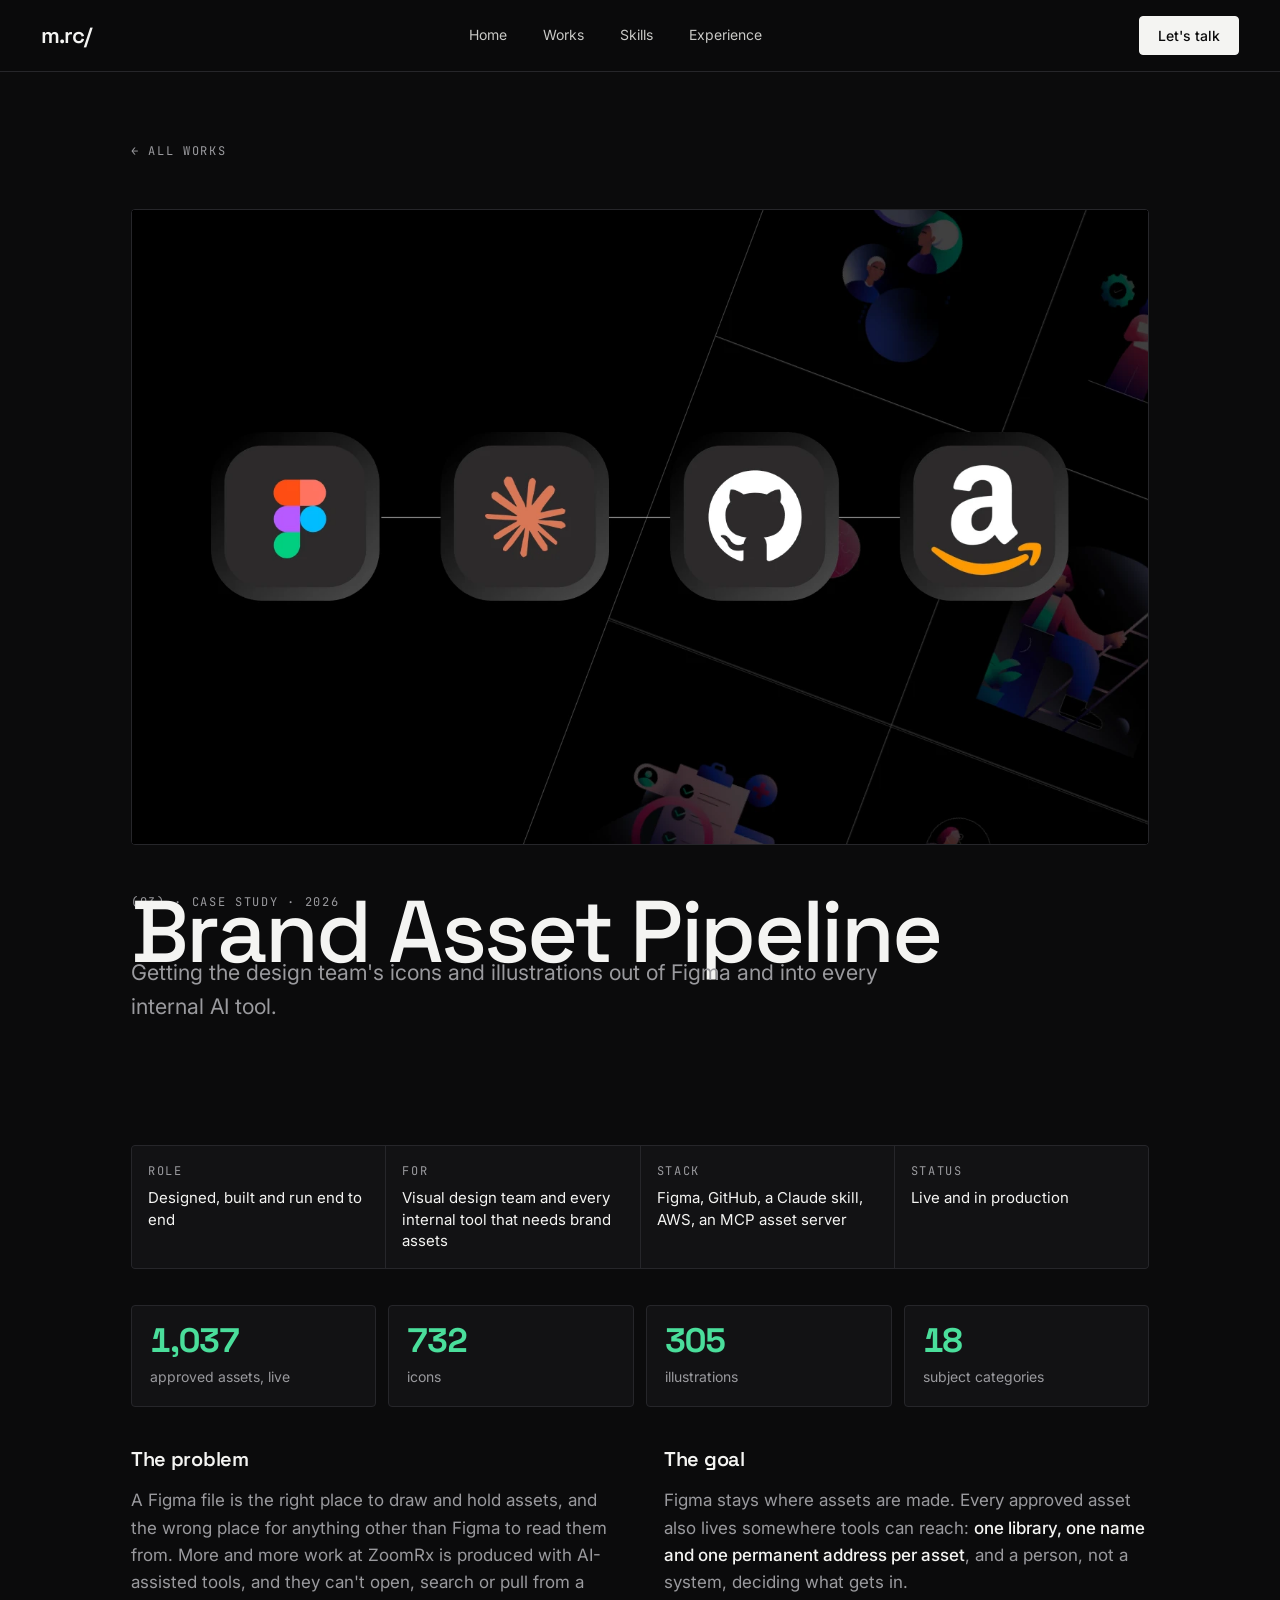
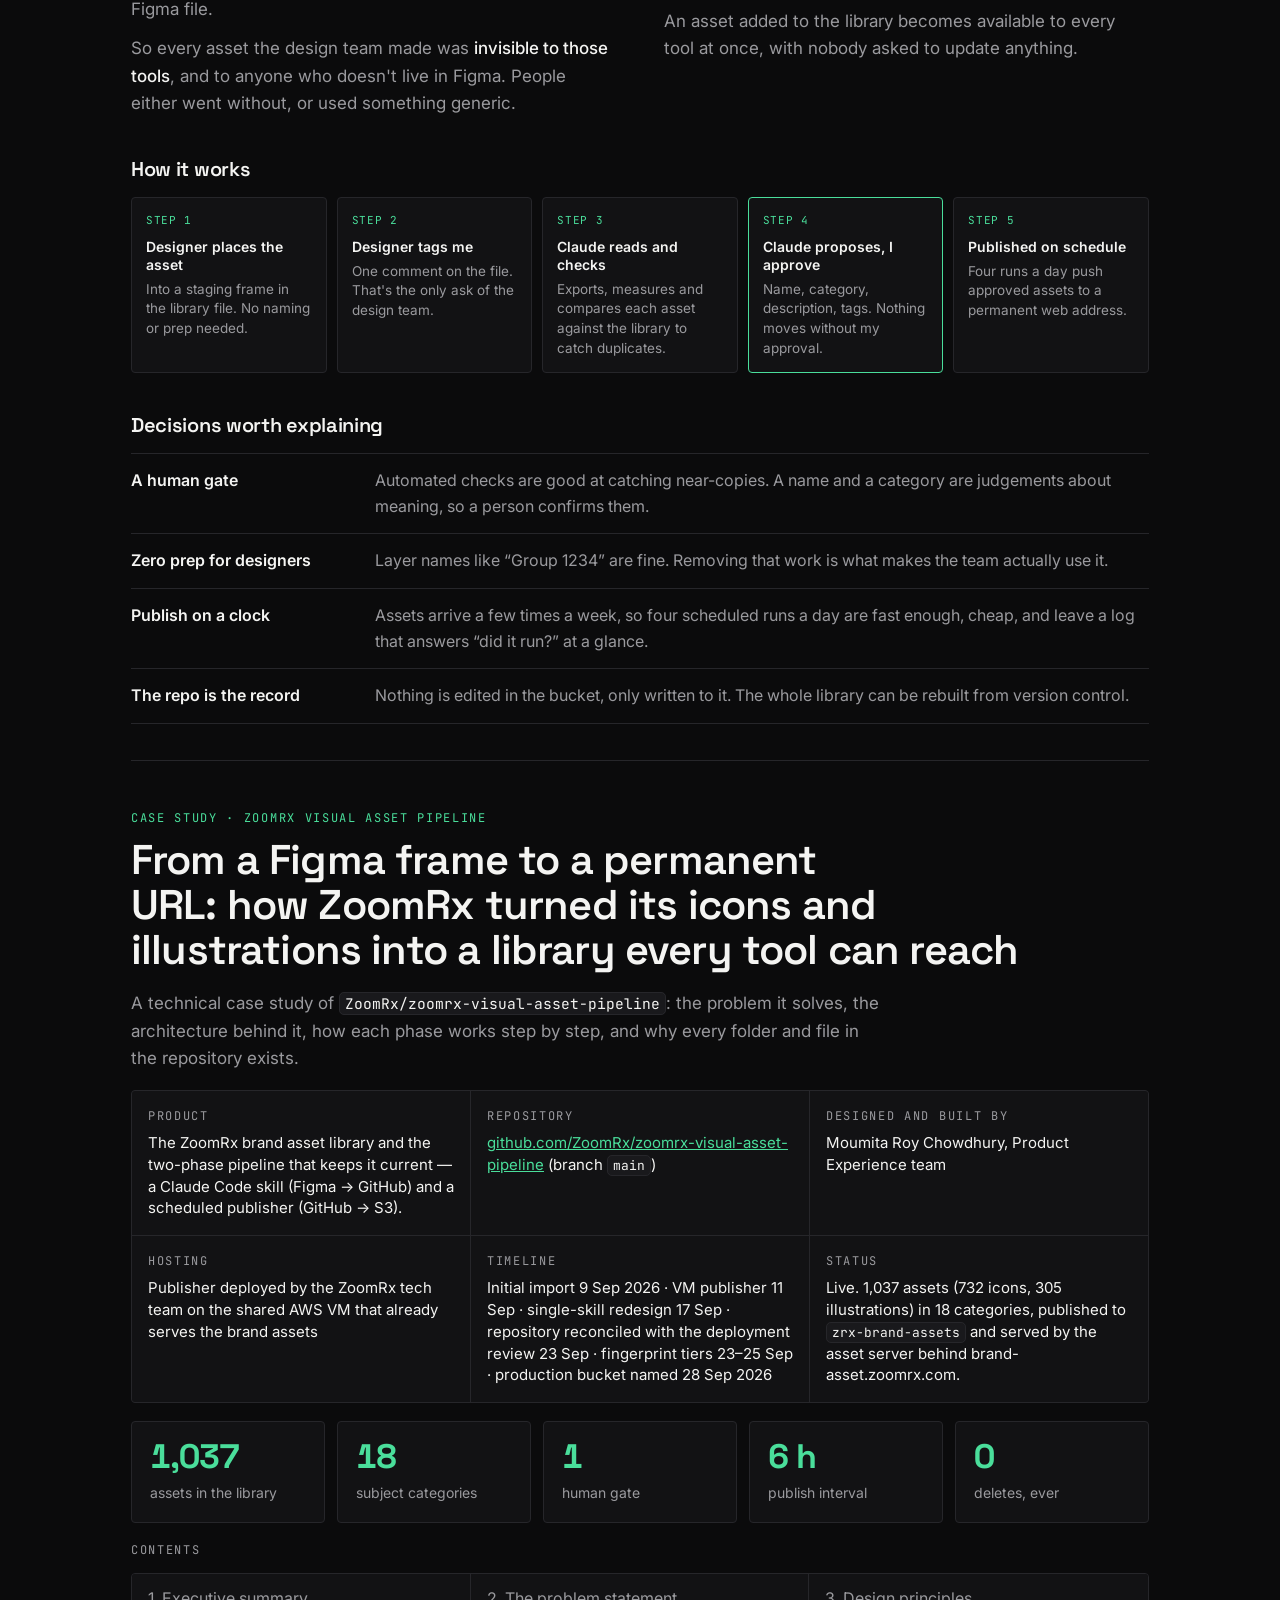
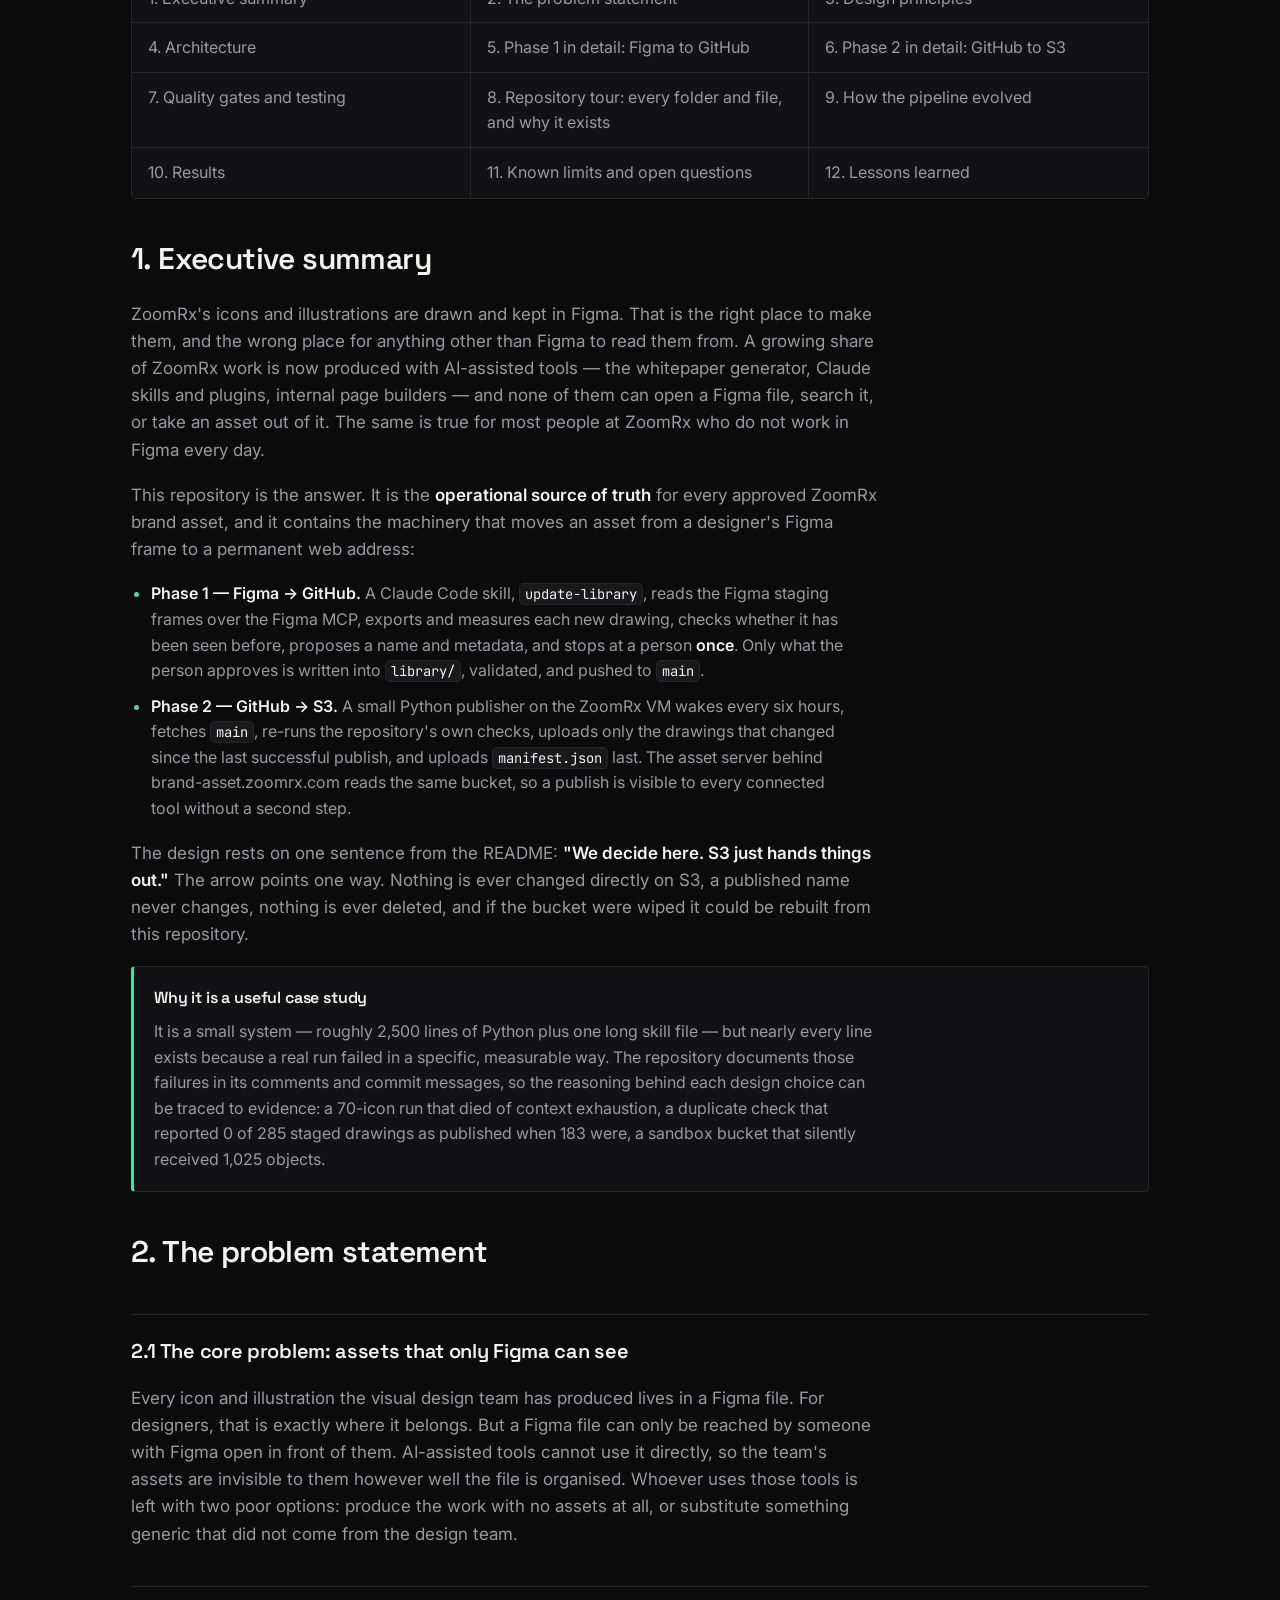
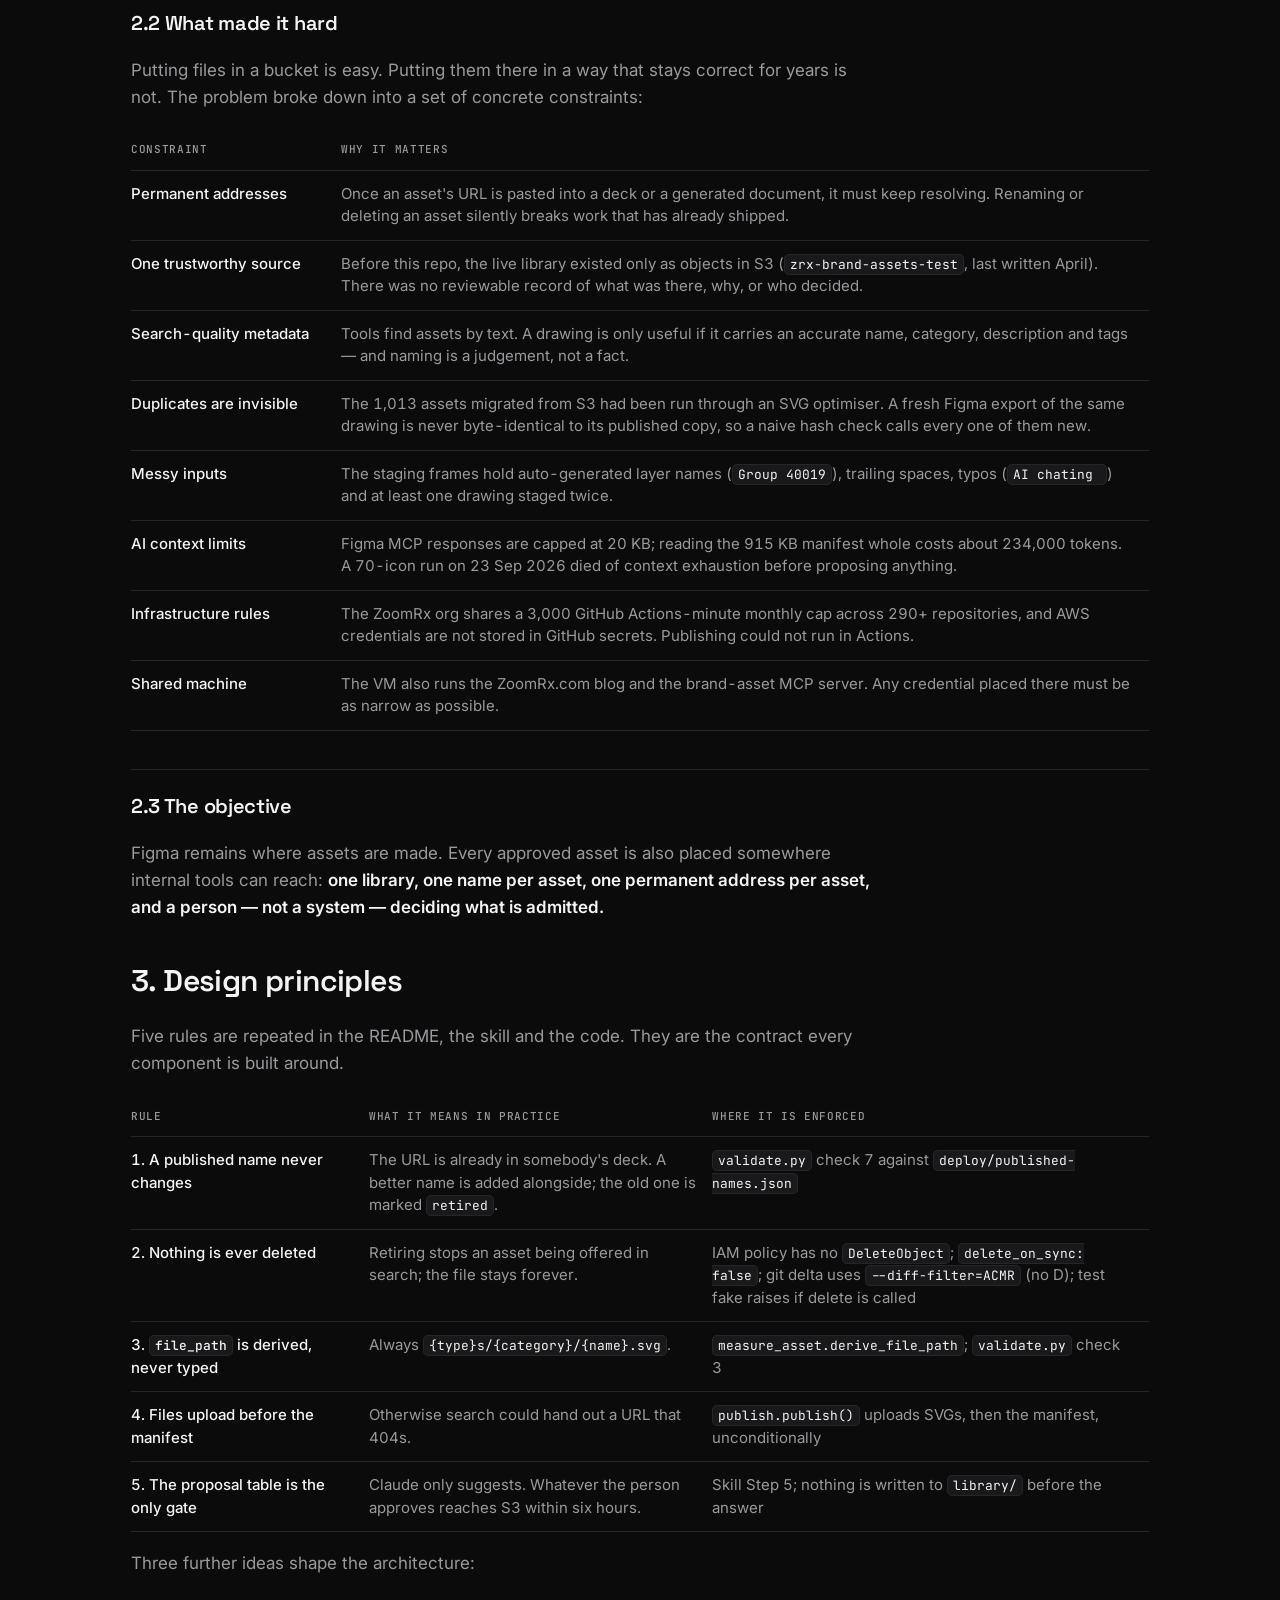
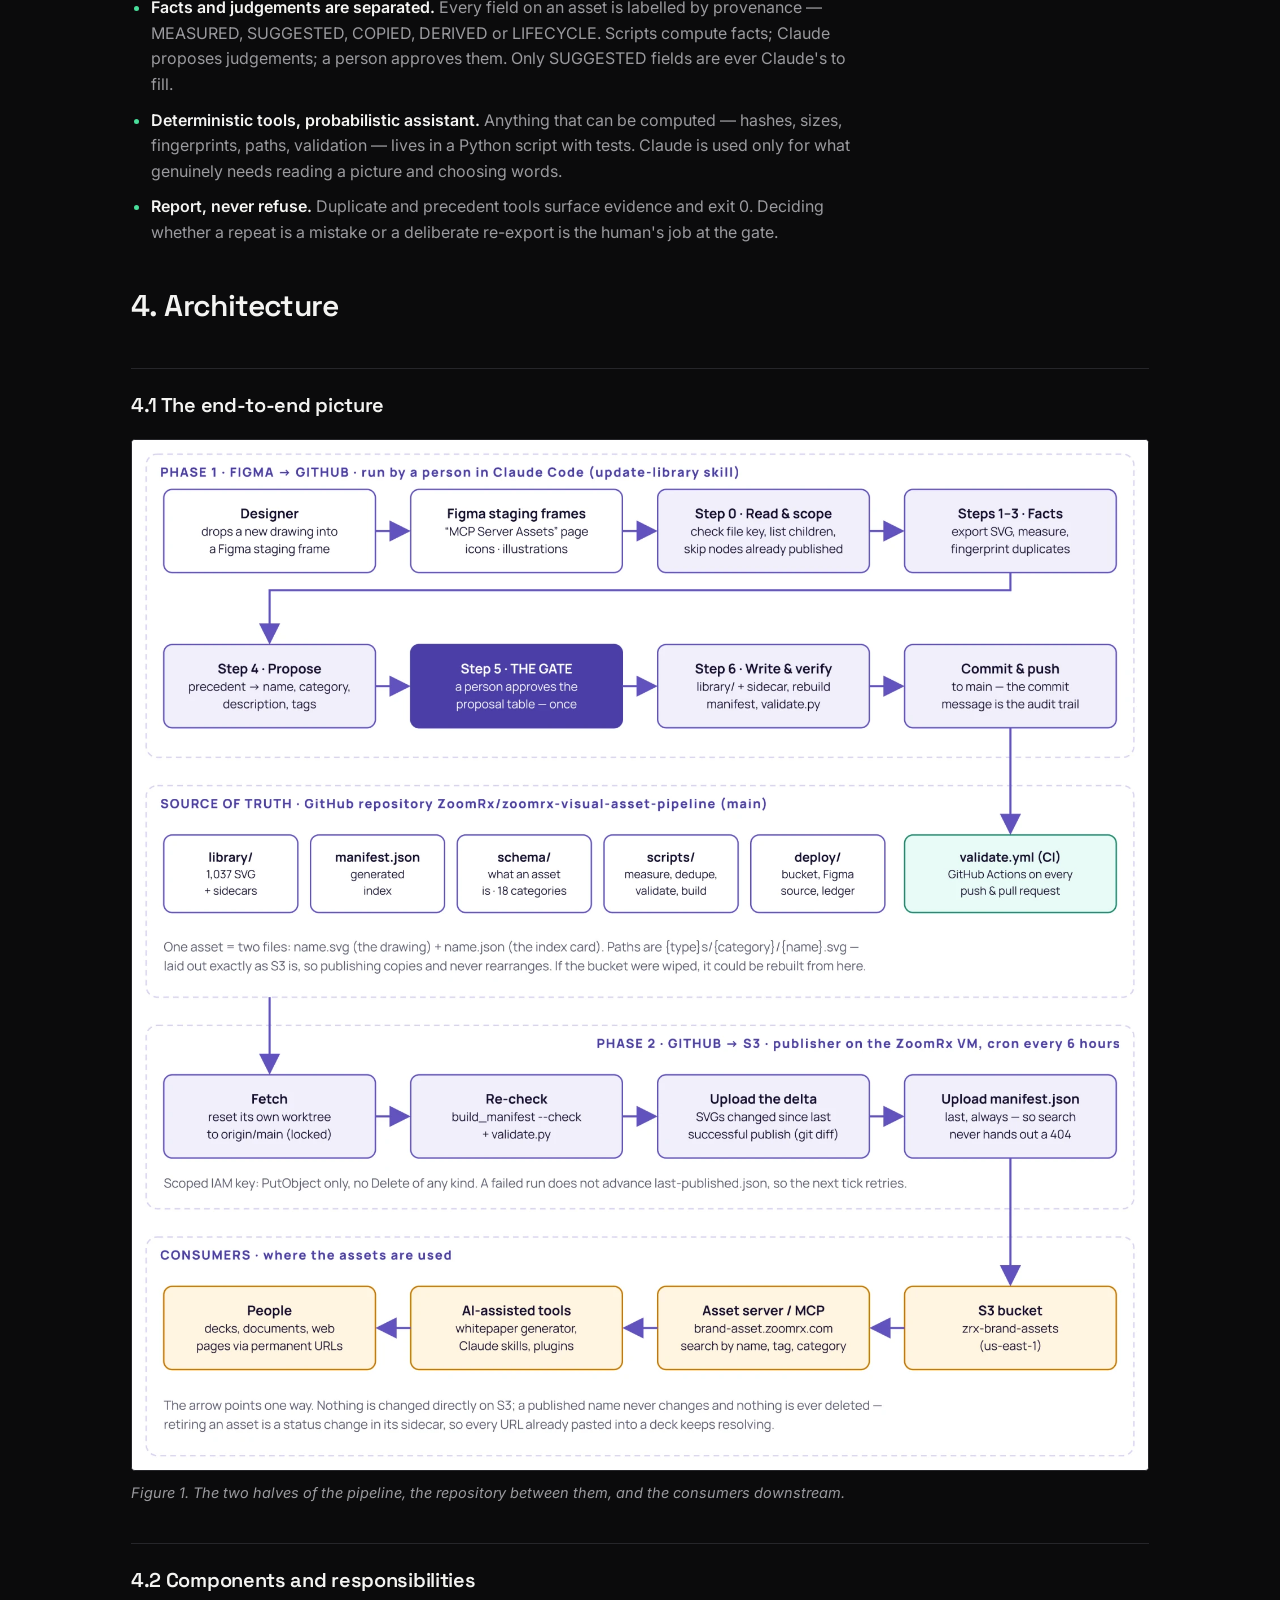
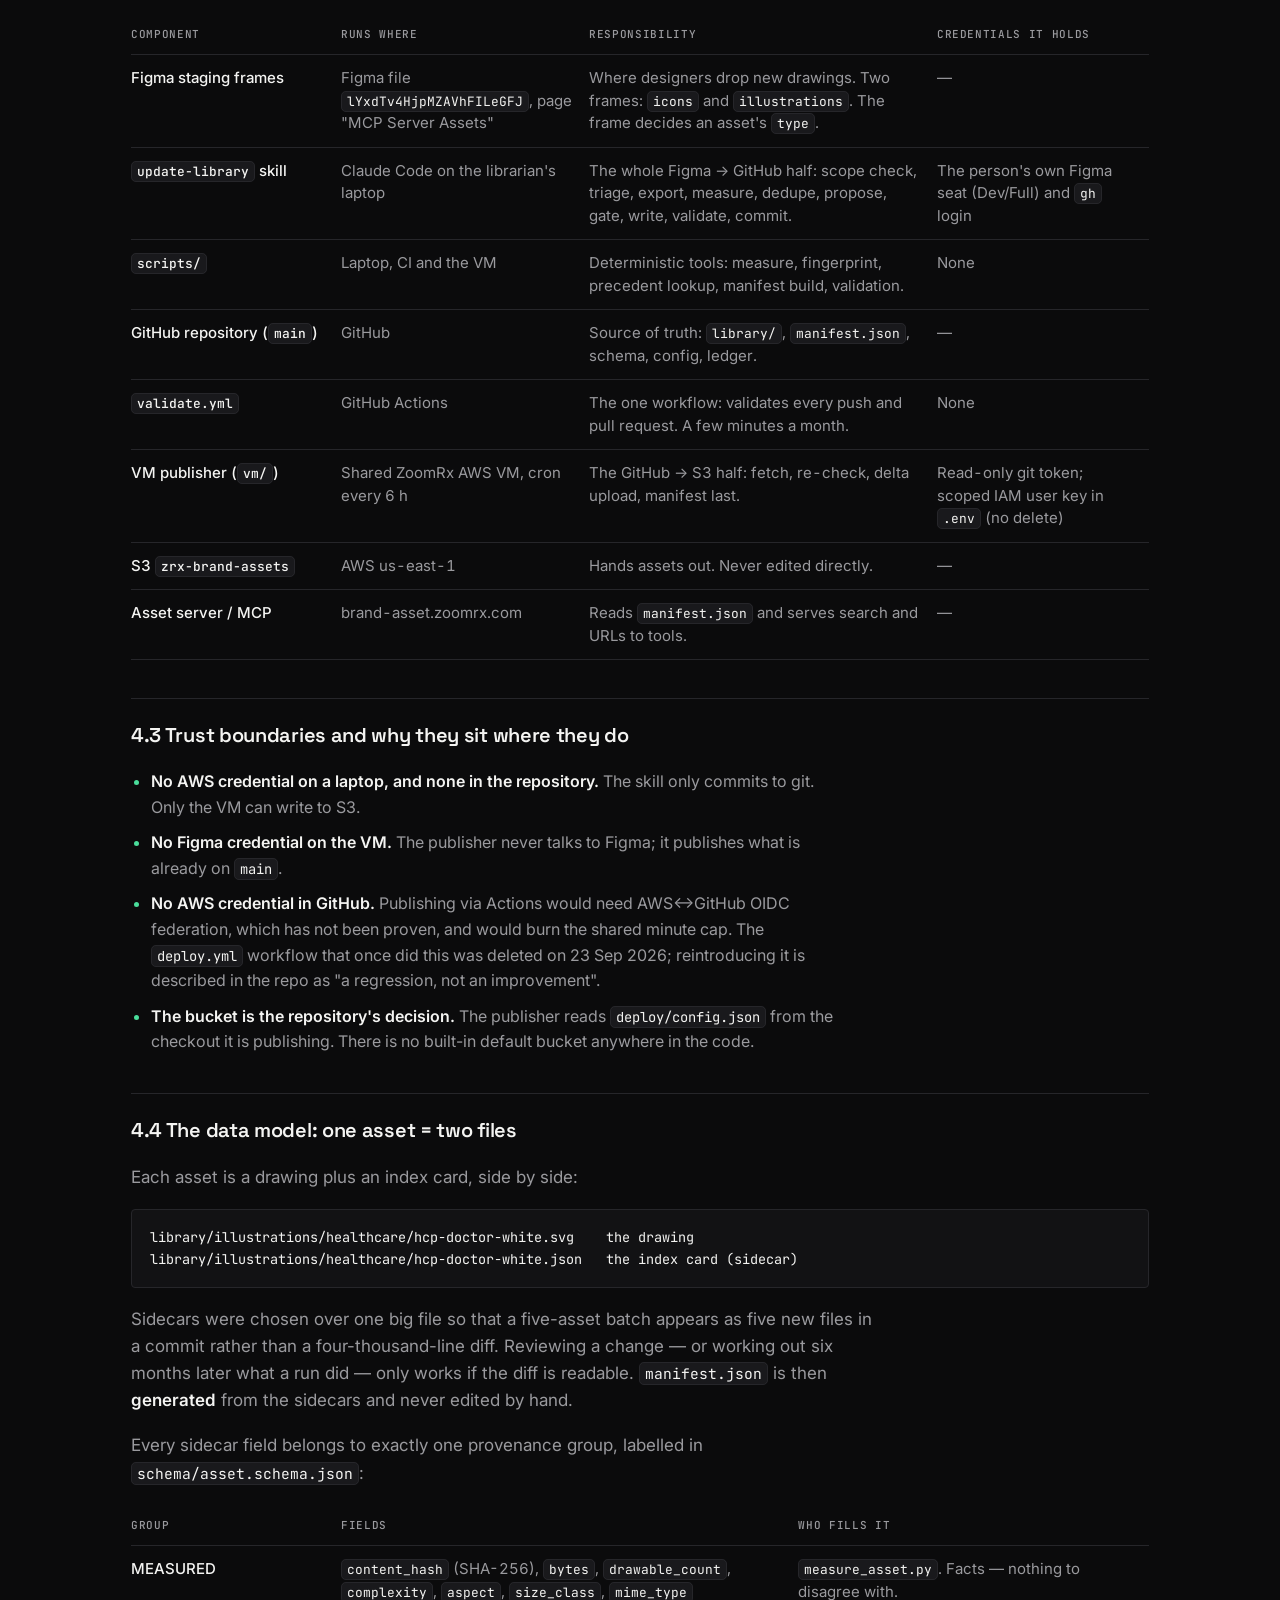
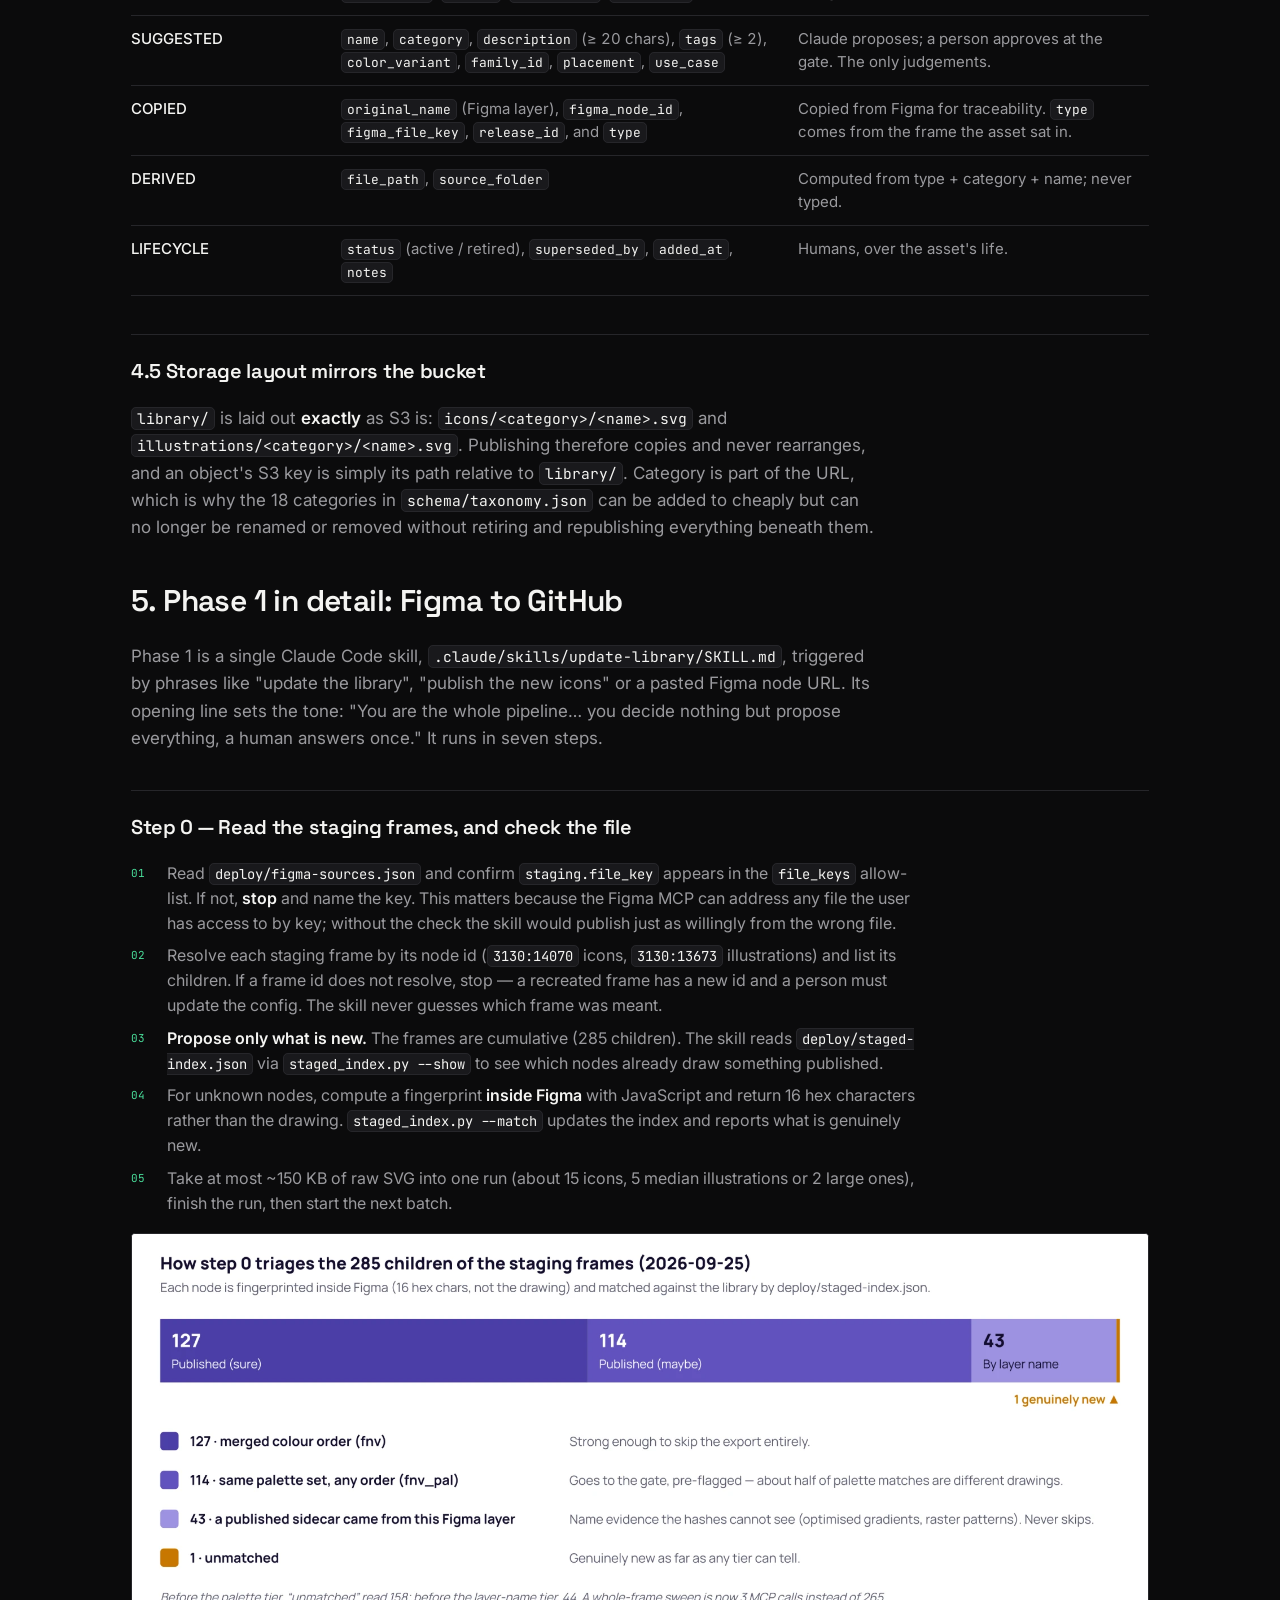
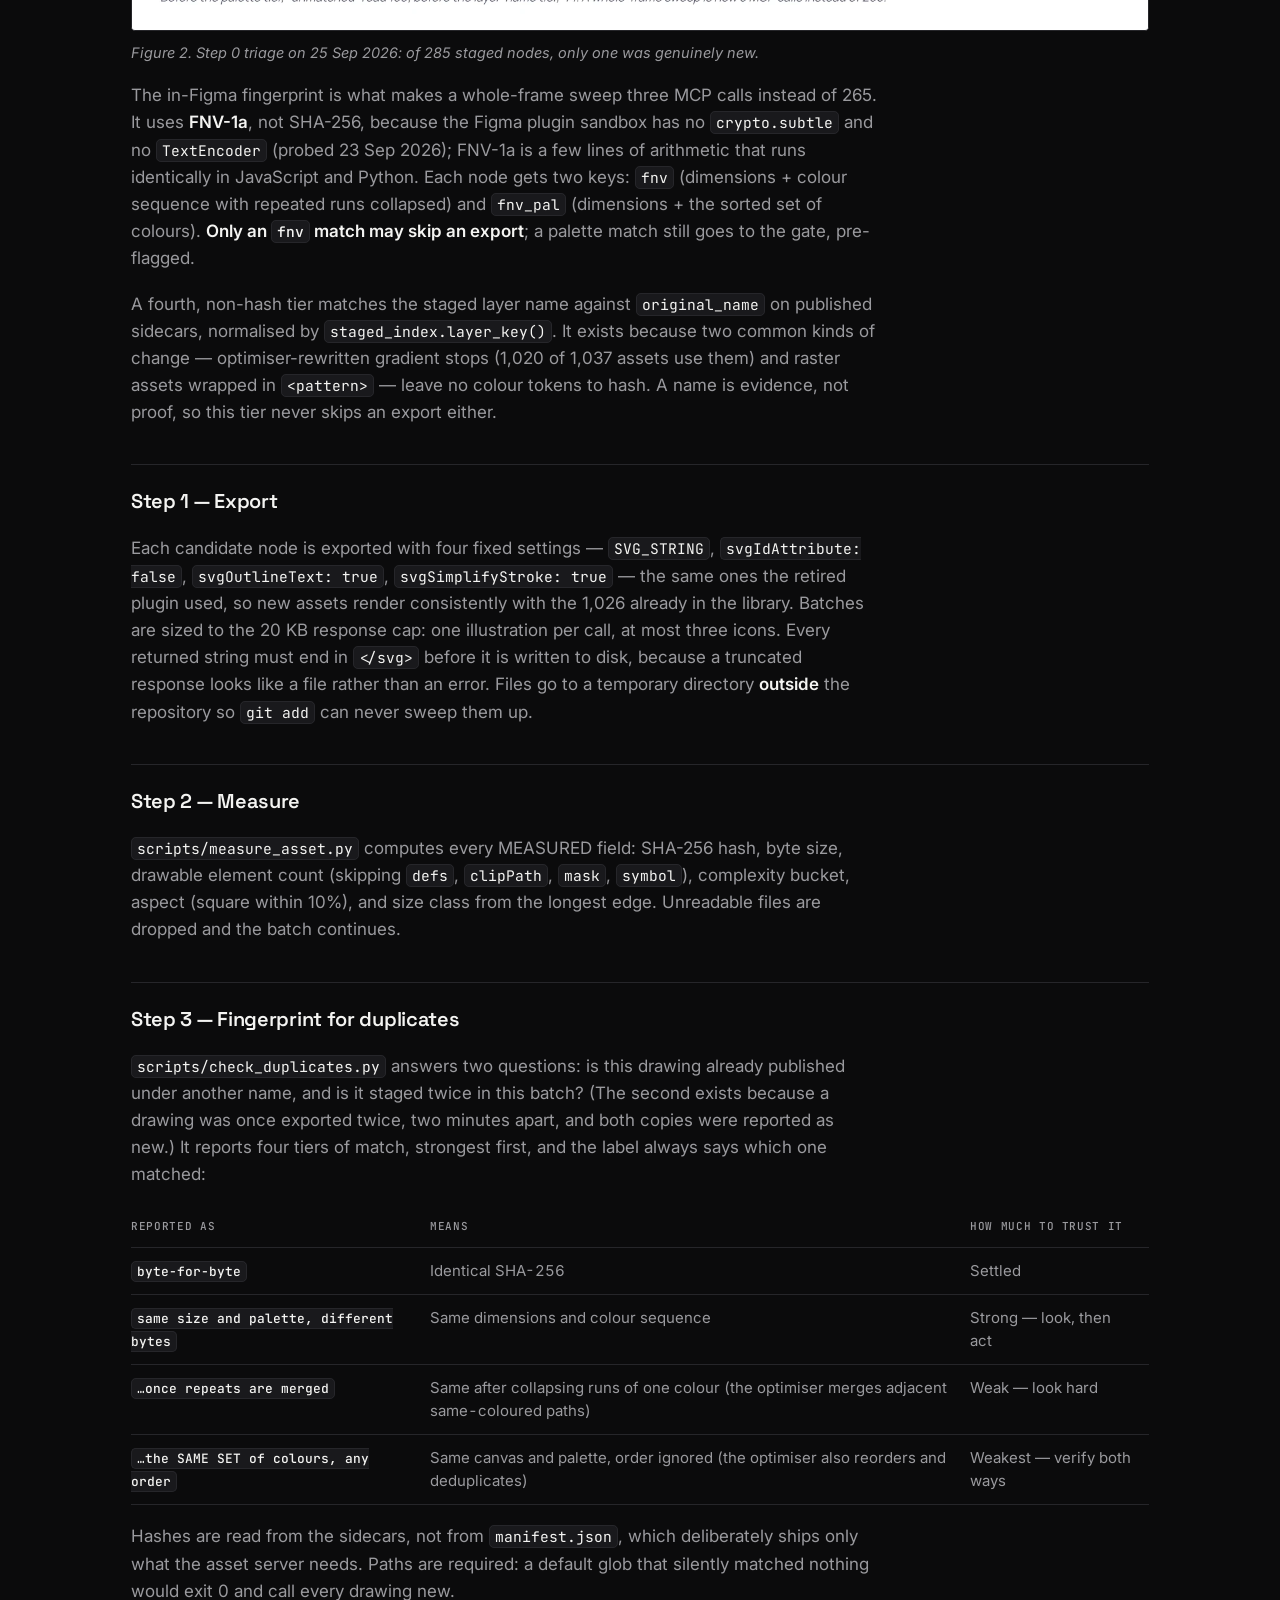
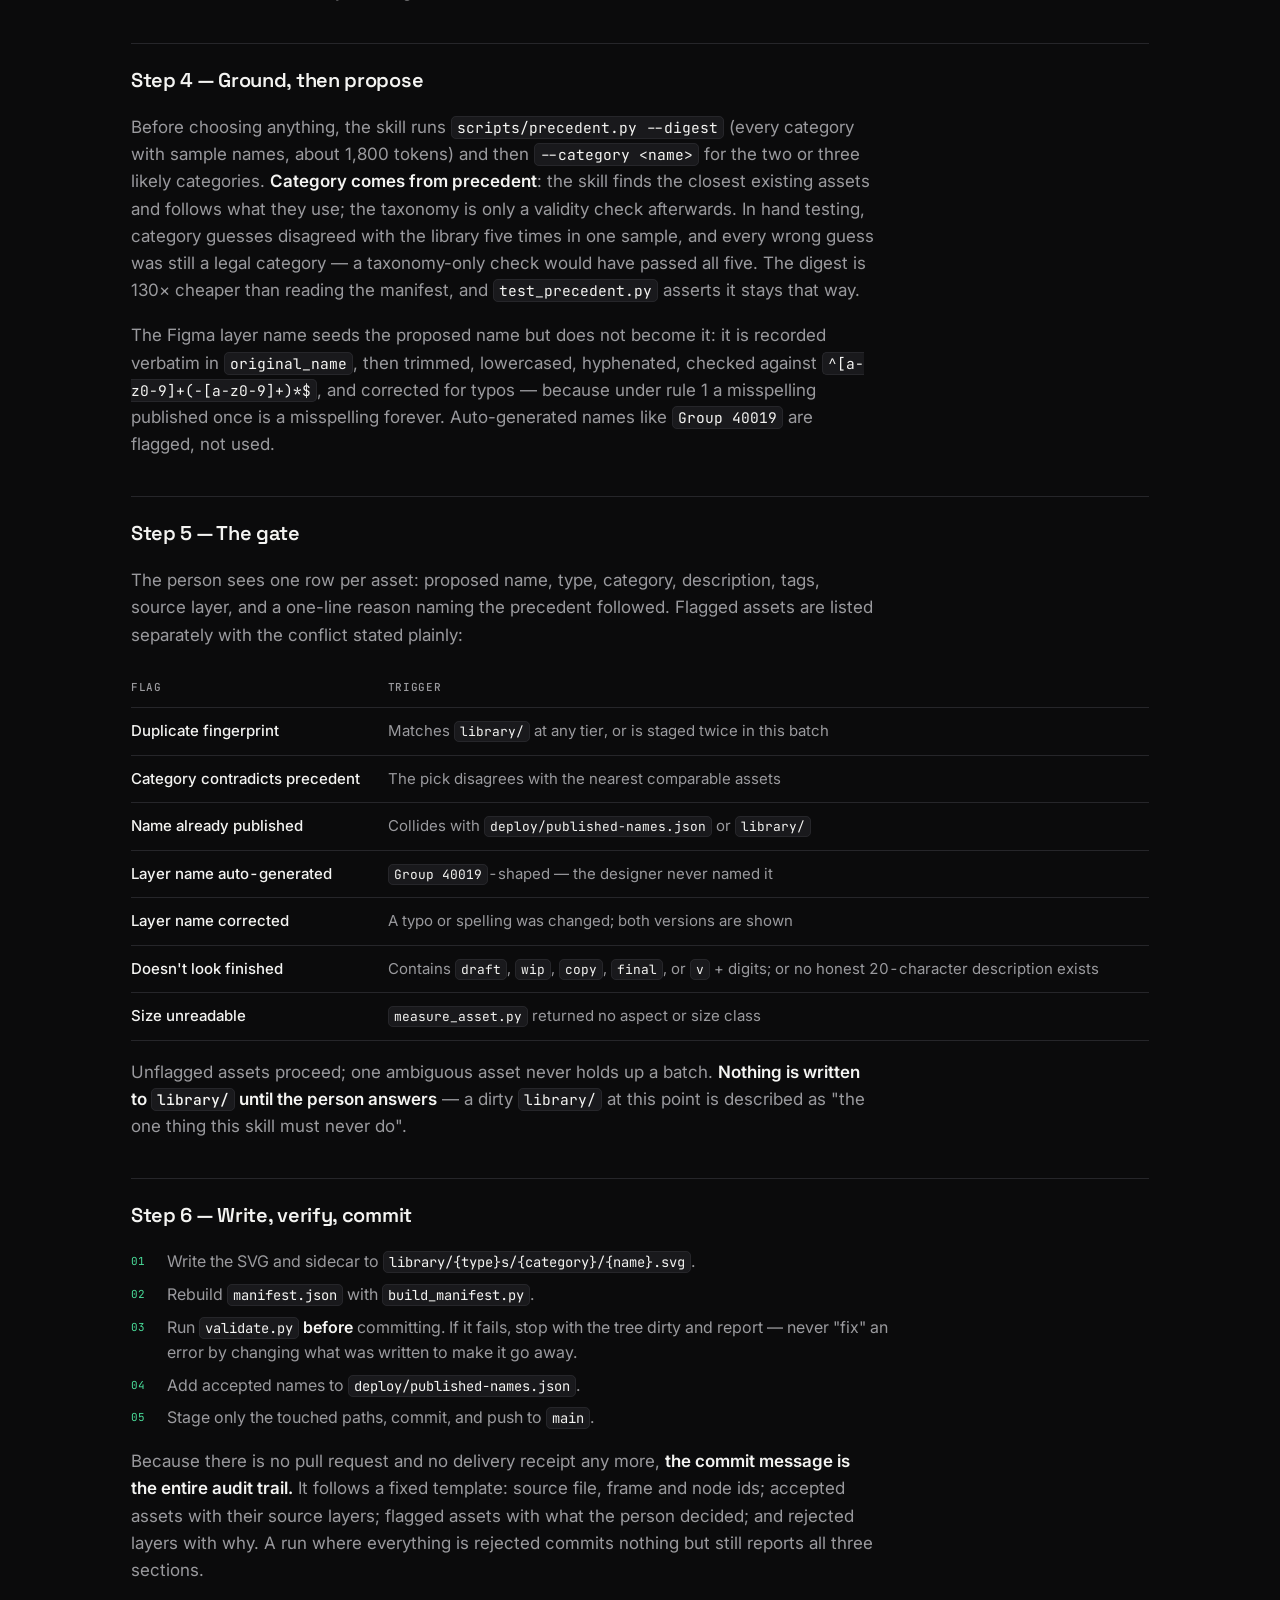
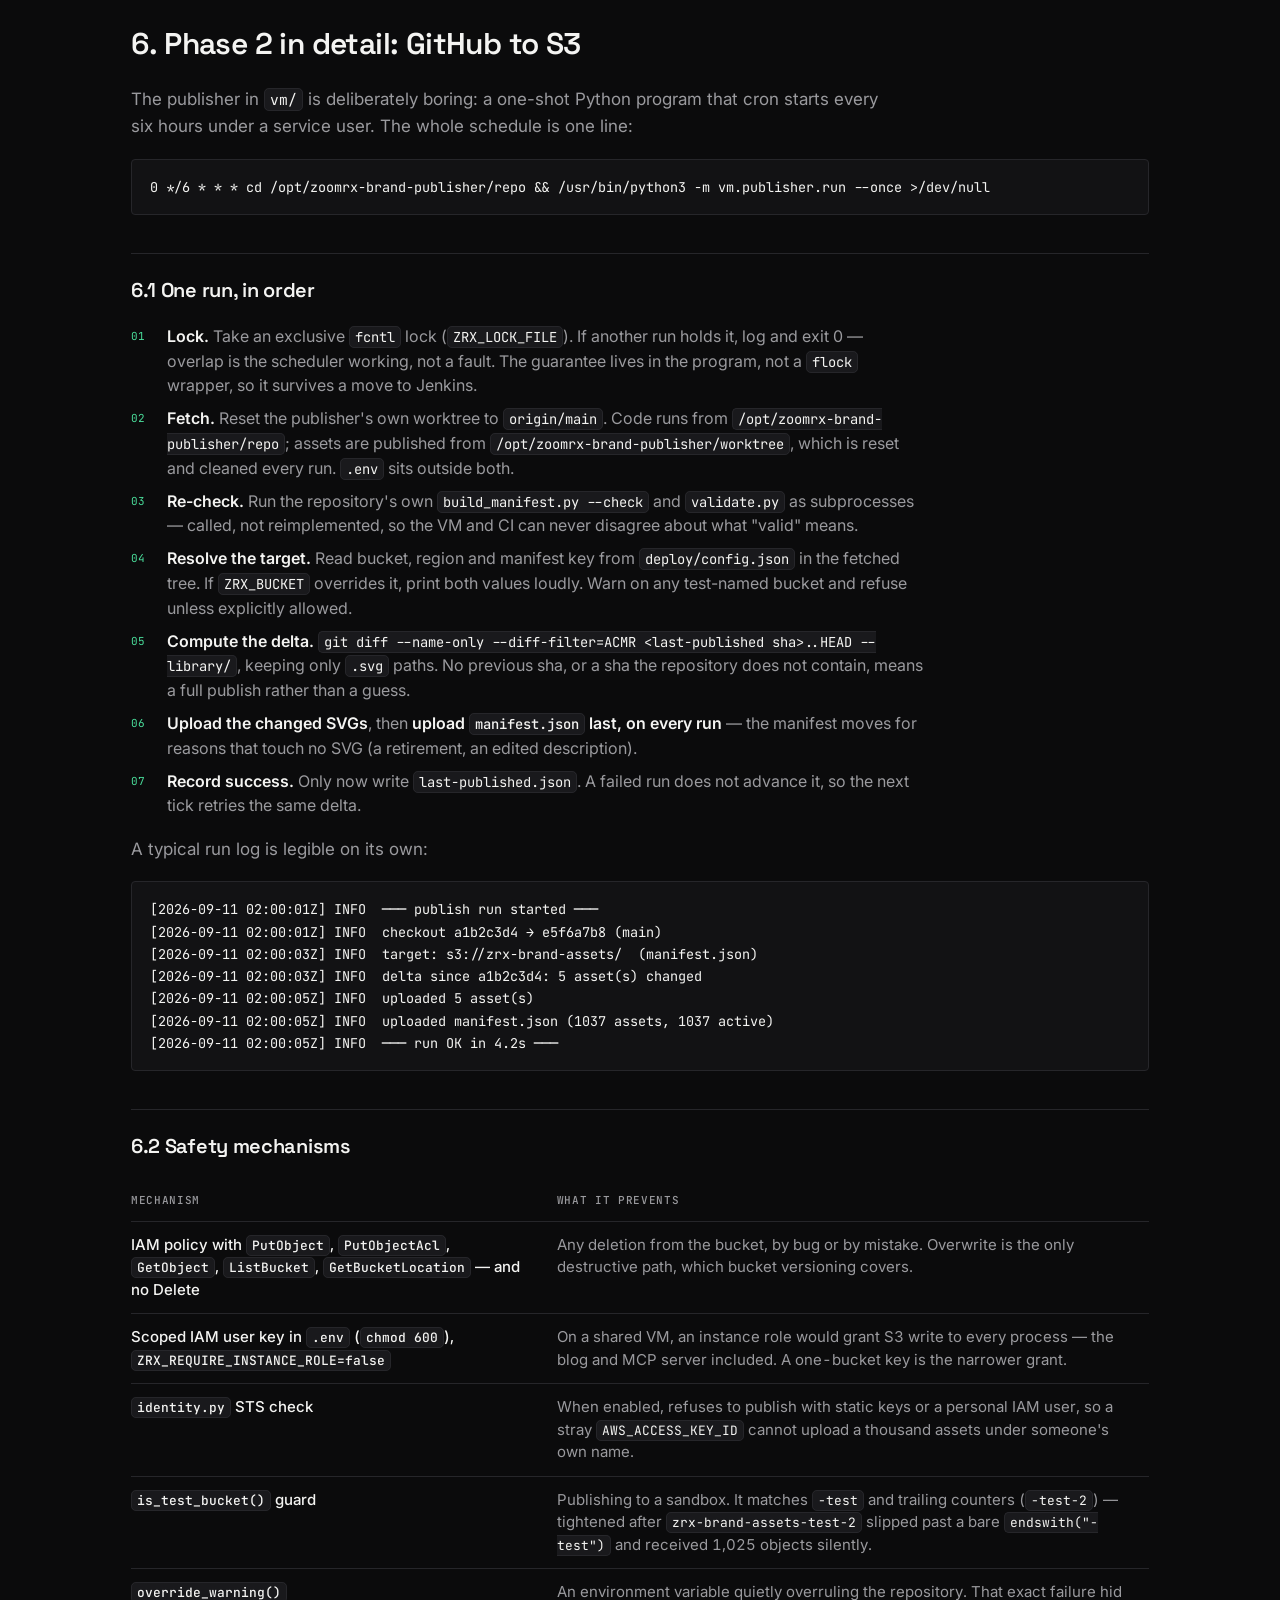
<file: brand-asset-pipeline.html>
<!doctype html>
<html lang="en" data-theme="dark">
<head>
<meta charset="utf-8">
<meta name="viewport" content="width=device-width, initial-scale=1">
<title>Brand Asset Pipeline · Moumita Roy Chowdhury</title>
<meta name="description" content="Getting the design team's icons and illustrations out of Figma and into every internal AI tool.">
<link rel="preconnect" href="https://fonts.googleapis.com">
<link rel="preconnect" href="https://fonts.gstatic.com" crossorigin>
<link rel="stylesheet" href="https://fonts.googleapis.com/css2?family=Space+Grotesk:wght@400;500;600&family=Inter:wght@400;500;600&family=JetBrains+Mono:wght@400;500&family=Instrument+Serif:ital@1&display=swap">
<link rel="stylesheet" href="styles.css?v=20261127185236">
</head>
<body>

<header class="nav">
  <div class="wrap">
    <a class="logo" href="index.html">m.rc/</a>
    <ul id="nav-links">
      <li><a href="index.html">Home</a></li>
      <li><a href="index.html#work">Works</a></li>
      <li><a href="index.html#skills">Skills</a></li>
      <li><a href="index.html#experience">Experience</a></li>
    </ul>
    <a class="btn" href="#contact">Let's talk</a>
    <button class="menu-btn" type="button" aria-expanded="false" aria-controls="nav-links" aria-label="Open menu"><span></span><span></span></button>
  </div>
</header>

<main id="top">
  <section class="wrap case-head">
    <a class="back mono" href="index.html#work">← All works</a>
    <figure class="case-thumb"><img src="images/brand-asset-pipeline.webp" alt="Figma, Claude, GitHub and AWS icons connected in a row beside a tilted grid of the design team's illustrations"></figure>
    <span class="mono" style="display:block">(03) · Case study · 2026</span>
    <h1>Brand Asset Pipeline</h1>
    <p class="lede">Getting the design team's icons and illustrations out of Figma and into every internal AI tool.</p>
  </section>

  <article class="wrap case-page"><div class="case">
          <div class="facts">
            <div><span class="mono">Role</span><p>Designed, built and run end to end</p></div>
            <div><span class="mono">For</span><p>Visual design team and every internal tool that needs brand assets</p></div>
            <div><span class="mono">Stack</span><p>Figma, GitHub, a Claude skill, AWS, an MCP asset server</p></div>
            <div><span class="mono">Status</span><p>Live and in production</p></div>
          </div>

          <div class="big-nums">
            <div><b>1,037</b><span>approved assets, live</span></div>
            <div><b>732</b><span>icons</span></div>
            <div><b>305</b><span>illustrations</span></div>
            <div><b>18</b><span>subject categories</span></div>
          </div>

          <div class="two">
            <div class="prose">
              <h3>The problem</h3>
              <p>A Figma file is the right place to draw and hold assets, and the wrong place for anything other than Figma to read them from. More and more work at ZoomRx is produced with AI-assisted tools, and they can't open, search or pull from a Figma file.</p>
              <p>So every asset the design team made was <b>invisible to those tools</b>, and to anyone who doesn't live in Figma. People either went without, or used something generic.</p>
            </div>
            <div class="prose">
              <h3>The goal</h3>
              <p>Figma stays where assets are made. Every approved asset also lives somewhere tools can reach: <b>one library, one name and one permanent address per asset</b>, and a person, not a system, deciding what gets in.</p>
              <p>An asset added to the library becomes available to every tool at once, with nobody asked to update anything.</p>
            </div>
          </div>

          <div>
            <h3>How it works</h3>
            <div class="flow">
              <div><b>Designer places the asset</b><span>Into a staging frame in the library file. No naming or prep needed.</span></div>
              <div><b>Designer tags me</b><span>One comment on the file. That's the only ask of the design team.</span></div>
              <div><b>Claude reads and checks</b><span>Exports, measures and compares each asset against the library to catch duplicates.</span></div>
              <div class="gate"><b>Claude proposes, I approve</b><span>Name, category, description, tags. Nothing moves without my approval.</span></div>
              <div><b>Published on schedule</b><span>Four runs a day push approved assets to a permanent web address.</span></div>
            </div>
          </div>

          <div>
            <h3>Decisions worth explaining</h3>
            <ul class="decisions">
              <li><b>A human gate</b><span>Automated checks are good at catching near-copies. A name and a category are judgements about meaning, so a person confirms them.</span></li>
              <li><b>Zero prep for designers</b><span>Layer names like “Group 1234” are fine. Removing that work is what makes the team actually use it.</span></li>
              <li><b>Publish on a clock</b><span>Assets arrive a few times a week, so four scheduled runs a day are fast enough, cheap, and leave a log that answers “did it run?” at a glance.</span></li>
              <li><b>The repo is the record</b><span>Nothing is edited in the bucket, only written to it. The whole library can be rebuilt from version control.</span></li>
            </ul>
          </div>

        <section class="cs-sec prose-block doc-intro">
          <span class="mono sec-label">CASE STUDY  ·  ZOOMRX VISUAL ASSET PIPELINE</span>
          <h3>From a Figma frame to a permanent URL: how ZoomRx turned its icons and illustrations into a library every tool can reach</h3>
          <p>A technical case study of <code>ZoomRx/zoomrx-visual-asset-pipeline</code>: the problem it solves, the architecture behind it, how each phase works step by step, and why every folder and file in the repository exists.</p>
          <div class="facts facts-3">
            <div><span class="mono">Product</span><p>The ZoomRx brand asset library and the two-phase pipeline that keeps it current — a Claude Code skill (Figma → GitHub) and a scheduled publisher (GitHub → S3).</p></div>
            <div><span class="mono">Repository</span><p><a href="https://github.com/ZoomRx/zoomrx-visual-asset-pipeline" target="_blank" rel="noopener">github.com/ZoomRx/zoomrx-visual-asset-pipeline</a> (branch <code>main</code>)</p></div>
            <div><span class="mono">Designed and built by</span><p>Moumita Roy Chowdhury, Product Experience team</p></div>
            <div><span class="mono">Hosting</span><p>Publisher deployed by the ZoomRx tech team on the shared AWS VM that already serves the brand assets</p></div>
            <div><span class="mono">Timeline</span><p>Initial import 9 Sep 2026 · VM publisher 11 Sep · single-skill redesign 17 Sep · repository reconciled with the deployment review 23 Sep · fingerprint tiers 23–25 Sep · production bucket named 28 Sep 2026</p></div>
            <div><span class="mono">Status</span><p>Live. 1,037 assets (732 icons, 305 illustrations) in 18 categories, published to <code>zrx-brand-assets</code> and served by the asset server behind brand-asset.zoomrx.com.</p></div>
          </div>
          <div class="big-nums"><div><b>1,037</b><span>assets in the library</span></div><div><b>18</b><span>subject categories</span></div><div><b>1</b><span>human gate</span></div><div><b>6 h</b><span>publish interval</span></div><div><b>0</b><span>deletes, ever</span></div></div>
          <nav class="toc" aria-label="Contents"><span class="mono">Contents</span><ol>
            <li><a href="#s1">1. Executive summary</a></li>
            <li><a href="#s2">2. The problem statement</a></li>
            <li><a href="#s3">3. Design principles</a></li>
            <li><a href="#s4">4. Architecture</a></li>
            <li><a href="#s5">5. Phase 1 in detail: Figma to GitHub</a></li>
            <li><a href="#s6">6. Phase 2 in detail: GitHub to S3</a></li>
            <li><a href="#s7">7. Quality gates and testing</a></li>
            <li><a href="#s8">8. Repository tour: every folder and file, and why it exists</a></li>
            <li><a href="#s9">9. How the pipeline evolved</a></li>
            <li><a href="#s10">10. Results</a></li>
            <li><a href="#s11">11. Known limits and open questions</a></li>
            <li><a href="#s12">12. Lessons learned</a></li>
          </ol></nav>
        </section>

        <section class="cs-sec prose-block" id="s1">
          <h3>1. Executive summary</h3>
          <p>ZoomRx's icons and illustrations are drawn and kept in Figma. That is the right place to make them, and the wrong place for anything other than Figma to read them from. A growing share of ZoomRx work is now produced with AI-assisted tools — the whitepaper generator, Claude skills and plugins, internal page builders — and none of them can open a Figma file, search it, or take an asset out of it. The same is true for most people at ZoomRx who do not work in Figma every day.</p>
          <p>This repository is the answer. It is the <b>operational source of truth</b> for every approved ZoomRx brand asset, and it contains the machinery that moves an asset from a designer's Figma frame to a permanent web address:</p>
          <ul class="doc-list">
            <li><span><b>Phase 1 — Figma → GitHub.</b> A Claude Code skill, <code>update-library</code>, reads the Figma staging frames over the Figma MCP, exports and measures each new drawing, checks whether it has been seen before, proposes a name and metadata, and stops at a person <b>once</b>. Only what the person approves is written into <code>library/</code>, validated, and pushed to <code>main</code>.</span></li>
            <li><span><b>Phase 2 — GitHub → S3.</b> A small Python publisher on the ZoomRx VM wakes every six hours, fetches <code>main</code>, re-runs the repository's own checks, uploads only the drawings that changed since the last successful publish, and uploads <code>manifest.json</code> last. The asset server behind brand-asset.zoomrx.com reads the same bucket, so a publish is visible to every connected tool without a second step.</span></li>
          </ul>
          <p>The design rests on one sentence from the README: <b>"We decide here. S3 just hands things out."</b> The arrow points one way. Nothing is ever changed directly on S3, a published name never changes, nothing is ever deleted, and if the bucket were wiped it could be rebuilt from this repository.</p>
          <div class="callout"><b>Why it is a useful case study</b><p>It is a small system — roughly 2,500 lines of Python plus one long skill file — but nearly every line exists because a real run failed in a specific, measurable way. The repository documents those failures in its comments and commit messages, so the reasoning behind each design choice can be traced to evidence: a 70-icon run that died of context exhaustion, a duplicate check that reported 0 of 285 staged drawings as published when 183 were, a sandbox bucket that silently received 1,025 objects.</p></div>
        </section>

        <section class="cs-sec prose-block" id="s2">
          <h3>2. The problem statement</h3>
          <h4 class="sub">2.1 The core problem: assets that only Figma can see</h4>
          <p>Every icon and illustration the visual design team has produced lives in a Figma file. For designers, that is exactly where it belongs. But a Figma file can only be reached by someone with Figma open in front of them. AI-assisted tools cannot use it directly, so the team's assets are invisible to them however well the file is organised. Whoever uses those tools is left with two poor options: produce the work with no assets at all, or substitute something generic that did not come from the design team.</p>
          <h4 class="sub">2.2 What made it hard</h4>
          <p>Putting files in a bucket is easy. Putting them there in a way that stays correct for years is not. The problem broke down into a set of concrete constraints:</p>
          <div class="scroll">
            <table class="tbl">
              <thead><tr><th>Constraint</th><th>Why it matters</th></tr></thead>
              <tbody>
                <tr><td data-label="Constraint">Permanent addresses</td><td data-label="Why it matters">Once an asset's URL is pasted into a deck or a generated document, it must keep resolving. Renaming or deleting an asset silently breaks work that has already shipped.</td></tr>
                <tr><td data-label="Constraint">One trustworthy source</td><td data-label="Why it matters">Before this repo, the live library existed only as objects in S3 (<code>zrx-brand-assets-test</code>, last written April). There was no reviewable record of what was there, why, or who decided.</td></tr>
                <tr><td data-label="Constraint">Search-quality metadata</td><td data-label="Why it matters">Tools find assets by text. A drawing is only useful if it carries an accurate name, category, description and tags — and naming is a judgement, not a fact.</td></tr>
                <tr><td data-label="Constraint">Duplicates are invisible</td><td data-label="Why it matters">The 1,013 assets migrated from S3 had been run through an SVG optimiser. A fresh Figma export of the same drawing is never byte-identical to its published copy, so a naive hash check calls every one of them new.</td></tr>
                <tr><td data-label="Constraint">Messy inputs</td><td data-label="Why it matters">The staging frames hold auto-generated layer names (<code>Group 40019</code>), trailing spaces, typos (<code>AI chating </code>) and at least one drawing staged twice.</td></tr>
                <tr><td data-label="Constraint">AI context limits</td><td data-label="Why it matters">Figma MCP responses are capped at 20 KB; reading the 915 KB manifest whole costs about 234,000 tokens. A 70-icon run on 23 Sep 2026 died of context exhaustion before proposing anything.</td></tr>
                <tr><td data-label="Constraint">Infrastructure rules</td><td data-label="Why it matters">The ZoomRx org shares a 3,000 GitHub Actions-minute monthly cap across 290+ repositories, and AWS credentials are not stored in GitHub secrets. Publishing could not run in Actions.</td></tr>
                <tr><td data-label="Constraint">Shared machine</td><td data-label="Why it matters">The VM also runs the ZoomRx.com blog and the brand-asset MCP server. Any credential placed there must be as narrow as possible.</td></tr>
              </tbody>
            </table>
          </div>
          <h4 class="sub">2.3 The objective</h4>
          <p>Figma remains where assets are made. Every approved asset is also placed somewhere internal tools can reach: <b>one library, one name per asset, one permanent address per asset, and a person — not a system — deciding what is admitted.</b></p>
        </section>

        <section class="cs-sec prose-block" id="s3">
          <h3>3. Design principles</h3>
          <p>Five rules are repeated in the README, the skill and the code. They are the contract every component is built around.</p>
          <div class="scroll">
            <table class="tbl">
              <thead><tr><th>Rule</th><th>What it means in practice</th><th>Where it is enforced</th></tr></thead>
              <tbody>
                <tr><td data-label="Rule">1. A published name never changes</td><td data-label="What it means in practice">The URL is already in somebody's deck. A better name is added alongside; the old one is marked <code>retired</code>.</td><td data-label="Where it is enforced"><code>validate.py</code> check 7 against <code>deploy/published-names.json</code></td></tr>
                <tr><td data-label="Rule">2. Nothing is ever deleted</td><td data-label="What it means in practice">Retiring stops an asset being offered in search; the file stays forever.</td><td data-label="Where it is enforced">IAM policy has no <code>DeleteObject</code>; <code>delete_on_sync: false</code>; git delta uses <code>--diff-filter=ACMR</code> (no D); test fake raises if delete is called</td></tr>
                <tr><td data-label="Rule">3. <code>file_path</code> is derived, never typed</td><td data-label="What it means in practice">Always <code>{type}s/{category}/{name}.svg</code>.</td><td data-label="Where it is enforced"><code>measure_asset.derive_file_path</code>; <code>validate.py</code> check 3</td></tr>
                <tr><td data-label="Rule">4. Files upload before the manifest</td><td data-label="What it means in practice">Otherwise search could hand out a URL that 404s.</td><td data-label="Where it is enforced"><code>publish.publish()</code> uploads SVGs, then the manifest, unconditionally</td></tr>
                <tr><td data-label="Rule">5. The proposal table is the only gate</td><td data-label="What it means in practice">Claude only suggests. Whatever the person approves reaches S3 within six hours.</td><td data-label="Where it is enforced">Skill Step 5; nothing is written to <code>library/</code> before the answer</td></tr>
              </tbody>
            </table>
          </div>
          <p>Three further ideas shape the architecture:</p>
          <ul class="doc-list">
            <li><span><b>Facts and judgements are separated.</b> Every field on an asset is labelled by provenance — MEASURED, SUGGESTED, COPIED, DERIVED or LIFECYCLE. Scripts compute facts; Claude proposes judgements; a person approves them. Only SUGGESTED fields are ever Claude's to fill.</span></li>
            <li><span><b>Deterministic tools, probabilistic assistant.</b> Anything that can be computed — hashes, sizes, fingerprints, paths, validation — lives in a Python script with tests. Claude is used only for what genuinely needs reading a picture and choosing words.</span></li>
            <li><span><b>Report, never refuse.</b> Duplicate and precedent tools surface evidence and exit 0. Deciding whether a repeat is a mistake or a deliberate re-export is the human's job at the gate.</span></li>
          </ul>
        </section>

        <section class="cs-sec prose-block" id="s4">
          <h3>4. Architecture</h3>
          <h4 class="sub">4.1 The end-to-end picture</h4>
          <figure class="doc-fig"><a href="images/brand-asset-pipeline/architecture.webp" target="_blank" rel="noopener"><img src="images/brand-asset-pipeline/architecture.webp" width="2400" height="2434" loading="lazy" alt="The two halves of the pipeline, the repository between them, and the consumers downstream"></a><figcaption><em>Figure 1. The two halves of the pipeline, the repository between them, and the consumers downstream.</em></figcaption></figure>
          <h4 class="sub">4.2 Components and responsibilities</h4>
          <div class="scroll">
            <table class="tbl">
              <thead><tr><th>Component</th><th>Runs where</th><th>Responsibility</th><th>Credentials it holds</th></tr></thead>
              <tbody>
                <tr><td data-label="Component">Figma staging frames</td><td data-label="Runs where">Figma file <code>lYxdTv4HjpMZAVhFILeGFJ</code>, page "MCP Server Assets"</td><td data-label="Responsibility">Where designers drop new drawings. Two frames: <code>icons</code> and <code>illustrations</code>. The frame decides an asset's <code>type</code>.</td><td data-label="Credentials it holds">—</td></tr>
                <tr><td data-label="Component"><code>update-library</code> skill</td><td data-label="Runs where">Claude Code on the librarian's laptop</td><td data-label="Responsibility">The whole Figma → GitHub half: scope check, triage, export, measure, dedupe, propose, gate, write, validate, commit.</td><td data-label="Credentials it holds">The person's own Figma seat (Dev/Full) and <code>gh</code> login</td></tr>
                <tr><td data-label="Component"><code>scripts/</code></td><td data-label="Runs where">Laptop, CI and the VM</td><td data-label="Responsibility">Deterministic tools: measure, fingerprint, precedent lookup, manifest build, validation.</td><td data-label="Credentials it holds">None</td></tr>
                <tr><td data-label="Component">GitHub repository (<code>main</code>)</td><td data-label="Runs where">GitHub</td><td data-label="Responsibility">Source of truth: <code>library/</code>, <code>manifest.json</code>, schema, config, ledger.</td><td data-label="Credentials it holds">—</td></tr>
                <tr><td data-label="Component"><code>validate.yml</code></td><td data-label="Runs where">GitHub Actions</td><td data-label="Responsibility">The one workflow: validates every push and pull request. A few minutes a month.</td><td data-label="Credentials it holds">None</td></tr>
                <tr><td data-label="Component">VM publisher (<code>vm/</code>)</td><td data-label="Runs where">Shared ZoomRx AWS VM, cron every 6 h</td><td data-label="Responsibility">The GitHub → S3 half: fetch, re-check, delta upload, manifest last.</td><td data-label="Credentials it holds">Read-only git token; scoped IAM user key in <code>.env</code> (no delete)</td></tr>
                <tr><td data-label="Component">S3 <code>zrx-brand-assets</code></td><td data-label="Runs where">AWS us-east-1</td><td data-label="Responsibility">Hands assets out. Never edited directly.</td><td data-label="Credentials it holds">—</td></tr>
                <tr><td data-label="Component">Asset server / MCP</td><td data-label="Runs where">brand-asset.zoomrx.com</td><td data-label="Responsibility">Reads <code>manifest.json</code> and serves search and URLs to tools.</td><td data-label="Credentials it holds">—</td></tr>
              </tbody>
            </table>
          </div>
          <h4 class="sub">4.3 Trust boundaries and why they sit where they do</h4>
          <ul class="doc-list">
            <li><span><b>No AWS credential on a laptop, and none in the repository.</b> The skill only commits to git. Only the VM can write to S3.</span></li>
            <li><span><b>No Figma credential on the VM.</b> The publisher never talks to Figma; it publishes what is already on <code>main</code>.</span></li>
            <li><span><b>No AWS credential in GitHub.</b> Publishing via Actions would need AWS↔GitHub OIDC federation, which has not been proven, and would burn the shared minute cap. The <code>deploy.yml</code> workflow that once did this was deleted on 23 Sep 2026; reintroducing it is described in the repo as "a regression, not an improvement".</span></li>
            <li><span><b>The bucket is the repository's decision.</b> The publisher reads <code>deploy/config.json</code> from the checkout it is publishing. There is no built-in default bucket anywhere in the code.</span></li>
          </ul>
          <h4 class="sub">4.4 The data model: one asset = two files</h4>
          <p>Each asset is a drawing plus an index card, side by side:</p>
          <pre class="code"><code>library/illustrations/healthcare/hcp-doctor-white.svg    the drawing
library/illustrations/healthcare/hcp-doctor-white.json   the index card (sidecar)</code></pre>
          <p>Sidecars were chosen over one big file so that a five-asset batch appears as five new files in a commit rather than a four-thousand-line diff. Reviewing a change — or working out six months later what a run did — only works if the diff is readable. <code>manifest.json</code> is then <b>generated</b> from the sidecars and never edited by hand.</p>
          <p>Every sidecar field belongs to exactly one provenance group, labelled in <code>schema/asset.schema.json</code>:</p>
          <div class="scroll">
            <table class="tbl">
              <thead><tr><th>Group</th><th>Fields</th><th>Who fills it</th></tr></thead>
              <tbody>
                <tr><td data-label="Group">MEASURED</td><td data-label="Fields"><code>content_hash</code> (SHA-256), <code>bytes</code>, <code>drawable_count</code>, <code>complexity</code>, <code>aspect</code>, <code>size_class</code>, <code>mime_type</code></td><td data-label="Who fills it"><code>measure_asset.py</code>. Facts — nothing to disagree with.</td></tr>
                <tr><td data-label="Group">SUGGESTED</td><td data-label="Fields"><code>name</code>, <code>category</code>, <code>description</code> (≥ 20 chars), <code>tags</code> (≥ 2), <code>color_variant</code>, <code>family_id</code>, <code>placement</code>, <code>use_case</code></td><td data-label="Who fills it">Claude proposes; a person approves at the gate. The only judgements.</td></tr>
                <tr><td data-label="Group">COPIED</td><td data-label="Fields"><code>original_name</code> (Figma layer), <code>figma_node_id</code>, <code>figma_file_key</code>, <code>release_id</code>, and <code>type</code></td><td data-label="Who fills it">Copied from Figma for traceability. <code>type</code> comes from the frame the asset sat in.</td></tr>
                <tr><td data-label="Group">DERIVED</td><td data-label="Fields"><code>file_path</code>, <code>source_folder</code></td><td data-label="Who fills it">Computed from type + category + name; never typed.</td></tr>
                <tr><td data-label="Group">LIFECYCLE</td><td data-label="Fields"><code>status</code> (active / retired), <code>superseded_by</code>, <code>added_at</code>, <code>notes</code></td><td data-label="Who fills it">Humans, over the asset's life.</td></tr>
              </tbody>
            </table>
          </div>
          <h4 class="sub">4.5 Storage layout mirrors the bucket</h4>
          <p><code>library/</code> is laid out <b>exactly</b> as S3 is: <code>icons/&lt;category&gt;/&lt;name&gt;.svg</code> and <code>illustrations/&lt;category&gt;/&lt;name&gt;.svg</code>. Publishing therefore copies and never rearranges, and an object's S3 key is simply its path relative to <code>library/</code>. Category is part of the URL, which is why the 18 categories in <code>schema/taxonomy.json</code> can be added to cheaply but can no longer be renamed or removed without retiring and republishing everything beneath them.</p>
        </section>

        <section class="cs-sec prose-block" id="s5">
          <h3>5. Phase 1 in detail: Figma to GitHub</h3>
          <p>Phase 1 is a single Claude Code skill, <code>.claude/skills/update-library/SKILL.md</code>, triggered by phrases like "update the library", "publish the new icons" or a pasted Figma node URL. Its opening line sets the tone: "You are the whole pipeline… you decide nothing but propose everything, a human answers once." It runs in seven steps.</p>
          <h4 class="sub">Step 0 — Read the staging frames, and check the file</h4>
          <ol class="walk">
            <li><span>Read <code>deploy/figma-sources.json</code> and confirm <code>staging.file_key</code> appears in the <code>file_keys</code> allow-list. If not, <b>stop</b> and name the key. This matters because the Figma MCP can address any file the user has access to by key; without the check the skill would publish just as willingly from the wrong file.</span></li>
            <li><span>Resolve each staging frame by its node id (<code>3130:14070</code> icons, <code>3130:13673</code> illustrations) and list its children. If a frame id does not resolve, stop — a recreated frame has a new id and a person must update the config. The skill never guesses which frame was meant.</span></li>
            <li><span><b>Propose only what is new.</b> The frames are cumulative (285 children). The skill reads <code>deploy/staged-index.json</code> via <code>staged_index.py --show</code> to see which nodes already draw something published.</span></li>
            <li><span>For unknown nodes, compute a fingerprint <b>inside Figma</b> with JavaScript and return 16 hex characters rather than the drawing. <code>staged_index.py --match</code> updates the index and reports what is genuinely new.</span></li>
            <li><span>Take at most ~150 KB of raw SVG into one run (about 15 icons, 5 median illustrations or 2 large ones), finish the run, then start the next batch.</span></li>
          </ol>
          <figure class="doc-fig"><a href="images/brand-asset-pipeline/step0-triage.webp" target="_blank" rel="noopener"><img src="images/brand-asset-pipeline/step0-triage.webp" width="2400" height="934" loading="lazy" alt="Step 0 triage on 25 Sep 2026: of 285 staged nodes, only one was genuinely new"></a><figcaption><em>Figure 2. Step 0 triage on 25 Sep 2026: of 285 staged nodes, only one was genuinely new.</em></figcaption></figure>
          <p>The in-Figma fingerprint is what makes a whole-frame sweep three MCP calls instead of 265. It uses <b>FNV-1a</b>, not SHA-256, because the Figma plugin sandbox has no <code>crypto.subtle</code> and no <code>TextEncoder</code> (probed 23 Sep 2026); FNV-1a is a few lines of arithmetic that runs identically in JavaScript and Python. Each node gets two keys: <code>fnv</code> (dimensions + colour sequence with repeated runs collapsed) and <code>fnv_pal</code> (dimensions + the sorted set of colours). <b>Only an </b><b><code>fnv</code></b><b> match may skip an export</b>; a palette match still goes to the gate, pre-flagged.</p>
          <p>A fourth, non-hash tier matches the staged layer name against <code>original_name</code> on published sidecars, normalised by <code>staged_index.layer_key()</code>. It exists because two common kinds of change — optimiser-rewritten gradient stops (1,020 of 1,037 assets use them) and raster assets wrapped in <code>&lt;pattern&gt;</code> — leave no colour tokens to hash. A name is evidence, not proof, so this tier never skips an export either.</p>
          <h4 class="sub">Step 1 — Export</h4>
          <p>Each candidate node is exported with four fixed settings — <code>SVG_STRING</code>, <code>svgIdAttribute: false</code>, <code>svgOutlineText: true</code>, <code>svgSimplifyStroke: true</code> — the same ones the retired plugin used, so new assets render consistently with the 1,026 already in the library. Batches are sized to the 20 KB response cap: one illustration per call, at most three icons. Every returned string must end in <code>&lt;/svg&gt;</code> before it is written to disk, because a truncated response looks like a file rather than an error. Files go to a temporary directory <b>outside</b> the repository so <code>git add</code> can never sweep them up.</p>
          <h4 class="sub">Step 2 — Measure</h4>
          <p><code>scripts/measure_asset.py</code> computes every MEASURED field: SHA-256 hash, byte size, drawable element count (skipping <code>defs</code>, <code>clipPath</code>, <code>mask</code>, <code>symbol</code>), complexity bucket, aspect (square within 10%), and size class from the longest edge. Unreadable files are dropped and the batch continues.</p>
          <h4 class="sub">Step 3 — Fingerprint for duplicates</h4>
          <p><code>scripts/check_duplicates.py</code> answers two questions: is this drawing already published under another name, and is it staged twice in this batch? (The second exists because a drawing was once exported twice, two minutes apart, and both copies were reported as new.) It reports four tiers of match, strongest first, and the label always says which one matched:</p>
          <div class="scroll">
            <table class="tbl">
              <thead><tr><th>Reported as</th><th>Means</th><th>How much to trust it</th></tr></thead>
              <tbody>
                <tr><td data-label="Reported as"><code>byte-for-byte</code></td><td data-label="Means">Identical SHA-256</td><td data-label="How much to trust it">Settled</td></tr>
                <tr><td data-label="Reported as"><code>same size and palette, different bytes</code></td><td data-label="Means">Same dimensions and colour sequence</td><td data-label="How much to trust it">Strong — look, then act</td></tr>
                <tr><td data-label="Reported as"><code>…once repeats are merged</code></td><td data-label="Means">Same after collapsing runs of one colour (the optimiser merges adjacent same-coloured paths)</td><td data-label="How much to trust it">Weak — look hard</td></tr>
                <tr><td data-label="Reported as"><code>…the SAME SET of colours, any order</code></td><td data-label="Means">Same canvas and palette, order ignored (the optimiser also reorders and deduplicates)</td><td data-label="How much to trust it">Weakest — verify both ways</td></tr>
              </tbody>
            </table>
          </div>
          <p>Hashes are read from the sidecars, not from <code>manifest.json</code>, which deliberately ships only what the asset server needs. Paths are required: a default glob that silently matched nothing would exit 0 and call every drawing new.</p>
          <h4 class="sub">Step 4 — Ground, then propose</h4>
          <p>Before choosing anything, the skill runs <code>scripts/precedent.py --digest</code> (every category with sample names, about 1,800 tokens) and then <code>--category &lt;name&gt;</code> for the two or three likely categories. <b>Category comes from precedent</b>: the skill finds the closest existing assets and follows what they use; the taxonomy is only a validity check afterwards. In hand testing, category guesses disagreed with the library five times in one sample, and every wrong guess was still a legal category — a taxonomy-only check would have passed all five. The digest is 130× cheaper than reading the manifest, and <code>test_precedent.py</code> asserts it stays that way.</p>
          <p>The Figma layer name seeds the proposed name but does not become it: it is recorded verbatim in <code>original_name</code>, then trimmed, lowercased, hyphenated, checked against <code>^[a-z0-9]+(-[a-z0-9]+)*$</code>, and corrected for typos — because under rule 1 a misspelling published once is a misspelling forever. Auto-generated names like <code>Group 40019</code> are flagged, not used.</p>
          <h4 class="sub">Step 5 — The gate</h4>
          <p>The person sees one row per asset: proposed name, type, category, description, tags, source layer, and a one-line reason naming the precedent followed. Flagged assets are listed separately with the conflict stated plainly:</p>
          <div class="scroll">
            <table class="tbl">
              <thead><tr><th>Flag</th><th>Trigger</th></tr></thead>
              <tbody>
                <tr><td data-label="Flag">Duplicate fingerprint</td><td data-label="Trigger">Matches <code>library/</code> at any tier, or is staged twice in this batch</td></tr>
                <tr><td data-label="Flag">Category contradicts precedent</td><td data-label="Trigger">The pick disagrees with the nearest comparable assets</td></tr>
                <tr><td data-label="Flag">Name already published</td><td data-label="Trigger">Collides with <code>deploy/published-names.json</code> or <code>library/</code></td></tr>
                <tr><td data-label="Flag">Layer name auto-generated</td><td data-label="Trigger"><code>Group 40019</code>-shaped — the designer never named it</td></tr>
                <tr><td data-label="Flag">Layer name corrected</td><td data-label="Trigger">A typo or spelling was changed; both versions are shown</td></tr>
                <tr><td data-label="Flag">Doesn't look finished</td><td data-label="Trigger">Contains <code>draft</code>, <code>wip</code>, <code>copy</code>, <code>final</code>, or <code>v</code> + digits; or no honest 20-character description exists</td></tr>
                <tr><td data-label="Flag">Size unreadable</td><td data-label="Trigger"><code>measure_asset.py</code> returned no aspect or size class</td></tr>
              </tbody>
            </table>
          </div>
          <p>Unflagged assets proceed; one ambiguous asset never holds up a batch. <b>Nothing is written to </b><b><code>library/</code></b><b> until the person answers</b> — a dirty <code>library/</code> at this point is described as "the one thing this skill must never do".</p>
          <h4 class="sub">Step 6 — Write, verify, commit</h4>
          <ol class="walk">
            <li><span>Write the SVG and sidecar to <code>library/{type}s/{category}/{name}.svg</code>.</span></li>
            <li><span>Rebuild <code>manifest.json</code> with <code>build_manifest.py</code>.</span></li>
            <li><span>Run <code>validate.py</code> <b>before</b> committing. If it fails, stop with the tree dirty and report — never "fix" an error by changing what was written to make it go away.</span></li>
            <li><span>Add accepted names to <code>deploy/published-names.json</code>.</span></li>
            <li><span>Stage only the touched paths, commit, and push to <code>main</code>.</span></li>
          </ol>
          <p>Because there is no pull request and no delivery receipt any more, <b>the commit message is the entire audit trail.</b> It follows a fixed template: source file, frame and node ids; accepted assets with their source layers; flagged assets with what the person decided; and rejected layers with why. A run where everything is rejected commits nothing but still reports all three sections.</p>
        </section>

        <section class="cs-sec prose-block" id="s6">
          <h3>6. Phase 2 in detail: GitHub to S3</h3>
          <p>The publisher in <code>vm/</code> is deliberately boring: a one-shot Python program that cron starts every six hours under a service user. The whole schedule is one line:</p>
          <pre class="code"><code>0 */6 * * * cd /opt/zoomrx-brand-publisher/repo &amp;&amp; /usr/bin/python3 -m vm.publisher.run --once &gt;/dev/null</code></pre>
          <h4 class="sub">6.1 One run, in order</h4>
          <ol class="walk">
            <li><span><b>Lock.</b> Take an exclusive <code>fcntl</code> lock (<code>ZRX_LOCK_FILE</code>). If another run holds it, log and exit 0 — overlap is the scheduler working, not a fault. The guarantee lives in the program, not a <code>flock</code> wrapper, so it survives a move to Jenkins.</span></li>
            <li><span><b>Fetch.</b> Reset the publisher's own worktree to <code>origin/main</code>. Code runs from <code>/opt/zoomrx-brand-publisher/repo</code>; assets are published from <code>/opt/zoomrx-brand-publisher/worktree</code>, which is reset and cleaned every run. <code>.env</code> sits outside both.</span></li>
            <li><span><b>Re-check.</b> Run the repository's own <code>build_manifest.py --check</code> and <code>validate.py</code> as subprocesses — called, not reimplemented, so the VM and CI can never disagree about what "valid" means.</span></li>
            <li><span><b>Resolve the target.</b> Read bucket, region and manifest key from <code>deploy/config.json</code> in the fetched tree. If <code>ZRX_BUCKET</code> overrides it, print both values loudly. Warn on any test-named bucket and refuse unless explicitly allowed.</span></li>
            <li><span><b>Compute the delta.</b> <code>git diff --name-only --diff-filter=ACMR &lt;last-published sha&gt;..HEAD -- library/</code>, keeping only <code>.svg</code> paths. No previous sha, or a sha the repository does not contain, means a full publish rather than a guess.</span></li>
            <li><span><b>Upload the changed SVGs</b>, then <b>upload </b><b><code>manifest.json</code></b><b> last, on every run</b> — the manifest moves for reasons that touch no SVG (a retirement, an edited description).</span></li>
            <li><span><b>Record success.</b> Only now write <code>last-published.json</code>. A failed run does not advance it, so the next tick retries the same delta.</span></li>
          </ol>
          <p>A typical run log is legible on its own:</p>
          <pre class="code"><code>[2026-09-11 02:00:01Z] INFO  ─── publish run started ───
[2026-09-11 02:00:01Z] INFO  checkout a1b2c3d4 → e5f6a7b8 (main)
[2026-09-11 02:00:03Z] INFO  target: s3://zrx-brand-assets/  (manifest.json)
[2026-09-11 02:00:03Z] INFO  delta since a1b2c3d4: 5 asset(s) changed
[2026-09-11 02:00:05Z] INFO  uploaded 5 asset(s)
[2026-09-11 02:00:05Z] INFO  uploaded manifest.json (1037 assets, 1037 active)
[2026-09-11 02:00:05Z] INFO  ─── run OK in 4.2s ───</code></pre>
          <h4 class="sub">6.2 Safety mechanisms</h4>
          <div class="scroll">
            <table class="tbl">
              <thead><tr><th>Mechanism</th><th>What it prevents</th></tr></thead>
              <tbody>
                <tr><td data-label="Mechanism">IAM policy with <code>PutObject</code>, <code>PutObjectAcl</code>, <code>GetObject</code>, <code>ListBucket</code>, <code>GetBucketLocation</code> — and no Delete</td><td data-label="What it prevents">Any deletion from the bucket, by bug or by mistake. Overwrite is the only destructive path, which bucket versioning covers.</td></tr>
                <tr><td data-label="Mechanism">Scoped IAM user key in <code>.env</code> (<code>chmod 600</code>), <code>ZRX_REQUIRE_INSTANCE_ROLE=false</code></td><td data-label="What it prevents">On a shared VM, an instance role would grant S3 write to every process — the blog and MCP server included. A one-bucket key is the narrower grant.</td></tr>
                <tr><td data-label="Mechanism"><code>identity.py</code> STS check</td><td data-label="What it prevents">When enabled, refuses to publish with static keys or a personal IAM user, so a stray <code>AWS_ACCESS_KEY_ID</code> cannot upload a thousand assets under someone's own name.</td></tr>
                <tr><td data-label="Mechanism"><code>is_test_bucket()</code> guard</td><td data-label="What it prevents">Publishing to a sandbox. It matches <code>-test</code> and trailing counters (<code>-test-2</code>) — tightened after <code>zrx-brand-assets-test-2</code> slipped past a bare <code>endswith("-test")</code> and received 1,025 objects silently.</td></tr>
                <tr><td data-label="Mechanism"><code>override_warning()</code></td><td data-label="What it prevents">An environment variable quietly overruling the repository. That exact failure hid a wrong bucket for about 28 cron ticks in September 2026.</td></tr>
                <tr><td data-label="Mechanism">Empty-library refusal</td><td data-label="What it prevents">Publishing an empty <code>library/</code> over a populated bucket.</td></tr>
                <tr><td data-label="Mechanism">Lock file + state file</td><td data-label="What it prevents">Overlapping runs, and skipping past a failed upload.</td></tr>
                <tr><td data-label="Mechanism">stderr not redirected in cron</td><td data-label="What it prevents">Silent failure before logging is configured — cron mail is the fallback.</td></tr>
              </tbody>
            </table>
          </div>
          <h4 class="sub">6.3 Configuration</h4>
          <p>Every open decision is an environment variable with a conservative default, documented in <code>vm/settings.py</code> and listed empty in <code>vm/deploy/env.example</code>. Settings come from <code>.env</code> because cron provides almost no environment, but anything set in the real environment wins — so <code>ZRX_DRY_RUN=true python3 -m vm.publisher.run --once</code> is a safe one-off rehearsal. Other notable switches: <code>ZRX_FULL_PUBLISH</code> (first publish or repair), <code>ZRX_TRIGGER_MODE</code> (<code>manual</code> today; <code>poll</code> and <code>webhook</code> exist but are unused), and <code>ZRX_WRITE_PUBLISHED_NAMES</code> (off — writing the ledger back would make the publisher need a GitHub write credential).</p>
          <h4 class="sub">6.4 Why not GitHub Actions, and what comes next</h4>
          <p>Two independent infrastructure reasons rule Actions out: the shared 3,000-minute monthly cap across 290+ repositories, and the policy that AWS credentials do not live in GitHub secrets. The planned version two is a Jenkins pipeline triggered by a merge webhook, with git credentials from Jenkins and AWS credentials from Vault. The code is already shaped for it: it never reads AWS credentials itself (boto3's default chain finds them), and an unset git token simply means "inject nothing".</p>
        </section>

        <section class="cs-sec prose-block" id="s7">
          <h3>7. Quality gates and testing</h3>
          <h4 class="sub">7.1 validate.py — the checker</h4>
          <p>Runs locally at Step 6, in CI on every push and pull request, and again on the VM before any upload. It answers, in order:</p>
          <ol class="walk">
            <li><span>Does every <code>.svg</code> have a sidecar, and every sidecar an <code>.svg</code>?</span></li>
            <li><span>Does every sidecar match <code>schema/asset.schema.json</code>?</span></li>
            <li><span>Does <code>file_path</code> agree with type + category + name, and is the file in that folder?</span></li>
            <li><span>Is the category in <code>schema/taxonomy.json</code>?</span></li>
            <li><span>Does any name break the naming rule or contain a placeholder segment (<code>final</code>, <code>copy</code>, <code>new</code>, <code>old</code>, <code>untitled</code>, <code>frame</code>, <code>group</code>, <code>v2</code>)? Matched as whole hyphen segments — as substrings the list once rejected sixteen good names like <code>golden</code> and <code>newsletter</code>. Already-published names only warn, since rule 1 forbids fixing them.</span></li>
            <li><span>Is a name reused within the same type? (An icon and an illustration may share a name, because type is part of the URL.)</span></li>
            <li><span>Does each <code>content_hash</code> match its file, and has the same drawing been filed under two names?</span></li>
            <li><span>Has any published name disappeared from the library?</span></li>
          </ol>
          <p>Errors fail the build; search-quality issues (descriptions under 40 characters, fewer than three tags) are warnings. Today it reports <code>1037 entries · 1037 files · 0 errors · 173 warnings</code>.</p>
          <h4 class="sub">7.2 CI: validate.yml</h4>
          <p>The only GitHub workflow. On every push to <code>main</code> and every pull request it installs <code>jsonschema</code> and runs: <code>validate.py</code>, <code>build_manifest.py --check</code>, and the four script test suites. Two of those steps guard non-obvious regressions: <code>test_precedent.py</code> asserts the <b>size</b> of the digest (so a change cannot quietly reintroduce the context blow-up), and <code>test_staged_index.py</code> checks known-good vectors so the JavaScript and Python fingerprints cannot drift apart — if they did, nothing would error, every node would just report as new.</p>
          <h4 class="sub">7.3 The publisher&#x27;s test suite</h4>
          <p><code>vm/tests/test_publish.py</code> (about 90 tests) needs no AWS, no GitHub token, no network, and never imports boto3. The S3 client is a recording fake that <b>has</b> a <code>delete_object</code> method and raises if it is ever called — proving the publisher never asks, not merely that it does not crash. Delta tests run against a real git repository, because the rules being checked (<code>--diff-filter=ACMR</code>, rename detection) live in git's own behaviour.</p>
        </section>

        <section class="cs-sec prose-block" id="s8">
          <h3>8. Repository tour: every folder and file, and why it exists</h3>
          <figure class="doc-fig repo-shot">
            <a href="https://github.com/ZoomRx/zoomrx-visual-asset-pipeline" target="_blank" rel="noopener"><img src="images/brand-asset-pipeline/github-repo.webp" width="2850" height="1334" loading="lazy" alt="The zoomrx-visual-asset-pipeline repository on GitHub, marked Private, showing the main branch with 33 commits and the folders .claude/skills/update-library, .github/workflows, deploy, library, schema, scripts and vm"></a>
            <figcaption><a class="repo-link" href="https://github.com/ZoomRx/zoomrx-visual-asset-pipeline" target="_blank" rel="noopener">github.com/ZoomRx/zoomrx-visual-asset-pipeline ↗</a><span class="repo-note">This is a private repository under the ZoomRx GitHub organisation's account, so the link may show you an error (usually a 404 page) unless you are a member with access.</span></figcaption>
          </figure>
          <p>The tree below is everything tracked in git (2,109 files, of which 2,074 are the asset library itself). Local-only items — <code>.venv/</code> (a Python virtual environment) and <code>.env</code> (local settings) — are ignored by <code>.gitignore</code> and are not part of the repository.</p>
          <pre class="code"><code>zoomrx-visual-asset-pipeline/
├── README.md                      what this is, the two halves, the rules
├── manifest.json                  generated index the asset server reads
├── .gitignore
├── .claude/skills/update-library/SKILL.md     Phase 1, the skill
├── .github/workflows/validate.yml             the only CI workflow
├── library/                       every accepted asset (= the S3 layout)
│   ├── icons/&lt;18 categories&gt;/&lt;name&gt;.svg + .json
│   └── illustrations/&lt;18 categories&gt;/&lt;name&gt;.svg + .json
├── schema/   asset.schema.json · taxonomy.json
├── deploy/   config.json · figma-sources.json · published-names.json · staged-index.json
├── scripts/  measure_asset · check_duplicates · staged_index · precedent
│             build_manifest · validate · test_*.py
└── vm/       Phase 2, the publisher
    ├── README.md · settings.py
    ├── publisher/  __init__ · run · publish · identity
    ├── deploy/     crontab.example · env.example · iam-policy-publisher.json/.md
    │               zoomrx-brand-publisher.service
    └── tests/test_publish.py</code></pre>
          <h4 class="sub">8.1 Root files</h4>
          <div class="scroll">
            <table class="tbl">
              <thead><tr><th>File</th><th>What it does</th><th>Why it exists</th></tr></thead>
              <tbody>
                <tr><td data-label="File"><code>README.md</code></td><td data-label="What it does">Explains the pipeline, the two halves, setup, costs, the five rules, known limits and the production bucket.</td><td data-label="Why it exists">The entry point for anyone new. It also records decisions (production bucket chosen 28 Sep 2026) and the reasoning behind constraints, so they are not re-litigated.</td></tr>
                <tr><td data-label="File"><code>manifest.json</code></td><td data-label="What it does">One JSON index of all 1,037 assets with only the fields the asset server reads (name, type, category, description, tags, file_path, …).</td><td data-label="Why it exists">The asset server needs one file to load. It is generated by <code>build_manifest.py</code> and never hand-edited; CI fails if it is stale.</td></tr>
                <tr><td data-label="File"><code>.gitignore</code></td><td data-label="What it does">Ignores <code>__pycache__/</code>, <code>*.pyc</code>, <code>.venv/</code>, <code>.DS_Store</code>, <code>.env</code>.</td><td data-label="Why it exists">Keeps local environments and secrets out of git — important because Step 6 stages files explicitly and the publisher cleans its worktree.</td></tr>
              </tbody>
            </table>
          </div>
          <h4 class="sub">8.2 .claude/skills/update-library/</h4>
          <div class="scroll">
            <table class="tbl">
              <thead><tr><th>File</th><th>What it does</th><th>Why it exists</th></tr></thead>
              <tbody>
                <tr><td data-label="File"><code>SKILL.md</code></td><td data-label="What it does">The ~480-line instruction set Claude follows for Phase 1: Steps 0–6, the in-Figma fingerprint JavaScript, export settings, batching budgets, flag table, commit template and rules.</td><td data-label="Why it exists">It <b>is</b> the Figma → GitHub half. It replaced an earlier Figma plugin, a folder watcher and an <code>incoming/</code> delivery tray (all deleted 17 Sep 2026). Living in the repo means anyone who opens Claude Code in this directory gets the same, versioned procedure.</td></tr>
              </tbody>
            </table>
          </div>
          <h4 class="sub">8.3 .github/workflows/</h4>
          <div class="scroll">
            <table class="tbl">
              <thead><tr><th>File</th><th>What it does</th><th>Why it exists</th></tr></thead>
              <tbody>
                <tr><td data-label="File"><code>validate.yml</code></td><td data-label="What it does">On push to <code>main</code> and on pull requests: install <code>jsonschema</code>, run <code>validate.py</code>, <code>build_manifest.py --check</code> and the four script test suites.</td><td data-label="Why it exists">The agreed exception to the no-Actions rule — a few minutes a month and the last automated check before the VM publishes. It is intentionally the only workflow.</td></tr>
              </tbody>
            </table>
          </div>
          <h4 class="sub">8.4 library/</h4>
          <p>Every accepted asset, one SVG plus one JSON sidecar, filed as <code>{type}s/{category}/{name}</code>. It exists because the repository — not S3 — is the source of truth, and because its layout matches the bucket exactly. Empty <code>.gitkeep</code> files keep <code>icons/</code> and <code>illustrations/</code> present in git. Most sidecars carry <code>"notes": "Migrated from the live S3 library…"</code> because 1,013 assets were imported from the old bucket on 8 Sep 2026.</p>
          <div class="scroll">
            <table class="tbl">
              <thead><tr><th>Category</th><th>Icons</th><th>Illustrations</th><th>Total</th></tr></thead>
              <tbody>
                <tr><td data-label="Category"><code>abstract-shapes</code></td><td data-label="Icons">49</td><td data-label="Illustrations">57</td><td data-label="Total">106</td></tr>
                <tr><td data-label="Category"><code>achievement</code></td><td data-label="Icons">23</td><td data-label="Illustrations">7</td><td data-label="Total">30</td></tr>
                <tr><td data-label="Category"><code>actions</code></td><td data-label="Icons">84</td><td data-label="Illustrations">22</td><td data-label="Total">106</td></tr>
                <tr><td data-label="Category"><code>business</code></td><td data-label="Icons">43</td><td data-label="Illustrations">19</td><td data-label="Total">62</td></tr>
                <tr><td data-label="Category"><code>communication</code></td><td data-label="Icons">42</td><td data-label="Illustrations">21</td><td data-label="Total">63</td></tr>
                <tr><td data-label="Category"><code>content</code></td><td data-label="Icons">66</td><td data-label="Illustrations">10</td><td data-label="Total">76</td></tr>
                <tr><td data-label="Category"><code>data-analytics</code></td><td data-label="Icons">83</td><td data-label="Illustrations">37</td><td data-label="Total">120</td></tr>
                <tr><td data-label="Category"><code>education</code></td><td data-label="Icons">5</td><td data-label="Illustrations">7</td><td data-label="Total">12</td></tr>
                <tr><td data-label="Category"><code>finance</code></td><td data-label="Icons">13</td><td data-label="Illustrations">3</td><td data-label="Total">16</td></tr>
                <tr><td data-label="Category"><code>healthcare</code></td><td data-label="Icons">61</td><td data-label="Illustrations">15</td><td data-label="Total">76</td></tr>
                <tr><td data-label="Category"><code>marketing</code></td><td data-label="Icons">13</td><td data-label="Illustrations">4</td><td data-label="Total">17</td></tr>
                <tr><td data-label="Category"><code>nature</code></td><td data-label="Icons">17</td><td data-label="Illustrations">6</td><td data-label="Total">23</td></tr>
                <tr><td data-label="Category"><code>navigation</code></td><td data-label="Icons">29</td><td data-label="Illustrations">4</td><td data-label="Total">33</td></tr>
                <tr><td data-label="Category"><code>people</code></td><td data-label="Icons">102</td><td data-label="Illustrations">39</td><td data-label="Total">141</td></tr>
                <tr><td data-label="Category"><code>security</code></td><td data-label="Icons">29</td><td data-label="Illustrations">2</td><td data-label="Total">31</td></tr>
                <tr><td data-label="Category"><code>technology</code></td><td data-label="Icons">37</td><td data-label="Illustrations">17</td><td data-label="Total">54</td></tr>
                <tr><td data-label="Category"><code>values</code></td><td data-label="Icons">35</td><td data-label="Illustrations">33</td><td data-label="Total">68</td></tr>
                <tr><td data-label="Category"><code>workplace</code></td><td data-label="Icons">1</td><td data-label="Illustrations">2</td><td data-label="Total">3</td></tr>
                <tr><td data-label="Category">All 18</td><td data-label="Icons"><b>732</b></td><td data-label="Illustrations"><b>305</b></td><td data-label="Total"><b>1,037</b></td></tr>
              </tbody>
            </table>
          </div>
          <h4 class="sub">8.5 schema/</h4>
          <div class="scroll">
            <table class="tbl">
              <thead><tr><th>File</th><th>What it does</th><th>Why it exists</th></tr></thead>
              <tbody>
                <tr><td data-label="File"><code>asset.schema.json</code></td><td data-label="What it does">JSON Schema (draft-07) for one sidecar. Every field is labelled MEASURED, SUGGESTED, COPIED, DERIVED or LIFECYCLE; required fields, name pattern, path pattern and enums are enforced; no extra properties allowed.</td><td data-label="Why it exists">Defines what an asset is, and draws the line between facts and judgements. The skill is told to read it rather than recall it, so its idea of the groupings cannot drift.</td></tr>
                <tr><td data-label="File"><code>taxonomy.json</code></td><td data-label="What it does">The 18 legal categories, read directly off the live asset server.</td><td data-label="Why it exists">Category is part of every URL, so the list is effectively frozen for renames and removals. Adding a category is still cheap and is the design team's call.</td></tr>
              </tbody>
            </table>
          </div>
          <h4 class="sub">8.6 deploy/</h4>
          <div class="scroll">
            <table class="tbl">
              <thead><tr><th>File</th><th>What it does</th><th>Why it exists</th></tr></thead>
              <tbody>
                <tr><td data-label="File"><code>config.json</code></td><td data-label="What it does">Bucket <code>zrx-brand-assets</code>, region <code>us-east-1</code>, manifest key, <code>delete_on_sync: false</code>.</td><td data-label="Why it exists">Makes the publish target a reviewed, versioned decision in the repo rather than a VM setting. The publisher reads it from the checkout it publishes.</td></tr>
                <tr><td data-label="File"><code>figma-sources.json</code></td><td data-label="What it does">Allow-listed Figma file keys and the staging page and frame ids, each mapped to a <code>type</code>.</td><td data-label="Why it exists">Scopes which Figma nodes can feed the library. The skill checks it at Step 0 — re-enforced on 17 Sep 2026 after a gap where nothing checked the file key.</td></tr>
                <tr><td data-label="File"><code>published-names.json</code></td><td data-label="What it does">The ledger of every name ever published (seeded 8 Sep 2026 from the live manifest; 1,023 names today).</td><td data-label="Why it exists">Makes rule 1 enforceable: <code>validate.py</code> fails if any of these names disappears. Step 6 appends accepted names.</td></tr>
                <tr><td data-label="File"><code>staged-index.json</code></td><td data-label="What it does">Cache mapping staging node ids to <code>fnv</code>/<code>fnv_pal</code> fingerprints, the published assets they match, and which tier matched.</td><td data-label="Why it exists">Lets Step 0 skip already-published nodes without exporting them. Explicitly a cache, not provenance — it says "draws the same thing as", never "was the source of".</td></tr>
              </tbody>
            </table>
          </div>
          <h4 class="sub">8.7 scripts/</h4>
          <div class="scroll">
            <table class="tbl">
              <thead><tr><th>File</th><th>What it does</th><th>Why it exists</th></tr></thead>
              <tbody>
                <tr><td data-label="File"><code>measure_asset.py</code></td><td data-label="What it does">Computes MEASURED fields for an SVG; provides <code>derive_file_path()</code> and a <code>--stub</code> sidecar generator.</td><td data-label="Why it exists">Facts must come from code, not from Claude. Thresholds are marked provisional, to be re-derived from the real distribution.</td></tr>
                <tr><td data-label="File"><code>check_duplicates.py</code></td><td data-label="What it does">Four-tier duplicate detection against the library and within the batch (byte, structural, merged, palette-set). Reports, never refuses.</td><td data-label="Why it exists">The optimised S3 library defeats plain hashing; on 18 Sep 2026 a hash-only check found 0 of 285 staged nodes published when 183 were.</td></tr>
                <tr><td data-label="File"><code>staged_index.py</code></td><td data-label="What it does"><code>--fingerprint-library</code>, <code>--match</code>, <code>--show</code>. FNV-1a fingerprints mirroring the in-Figma JavaScript; layer-name matching via <code>layer_key()</code>.</td><td data-label="Why it exists">Turns a 265-call export sweep into 3 calls, and keeps the cache and the gate on one definition of "same drawing" by reusing <code>check_duplicates</code> helpers.</td></tr>
                <tr><td data-label="File"><code>precedent.py</code></td><td data-label="What it does"><code>--digest</code> (all categories, sample names) and <code>--category NAME</code> (descriptions and tags). Deliberately no "read everything" flag.</td><td data-label="Why it exists">Replaces reading the 915 KB manifest, which killed a 70-icon run. 130× cheaper, and better answers because the nearest assets are not buried.</td></tr>
                <tr><td data-label="File"><code>build_manifest.py</code></td><td data-label="What it does">Folds every sidecar into <code>manifest.json</code> with only server-read fields; <code>--check</code> fails if stale.</td><td data-label="Why it exists">One generated index for the server; sidecars stay the source of truth and diffs stay small.</td></tr>
                <tr><td data-label="File"><code>validate.py</code></td><td data-label="What it does">The seven-point checker described in section 7.1.</td><td data-label="Why it exists">Runs in three places — laptop, CI, VM — and is the only thing between a bad commit and a publish.</td></tr>
                <tr><td data-label="File"><code>test_measure_asset.py</code></td><td data-label="What it does">Asserts measurement and path-derivation rules.</td><td data-label="Why it exists">Measured fields must stay stable or new assets stop matching the library.</td></tr>
                <tr><td data-label="File"><code>test_check_duplicates.py</code></td><td data-label="What it does">Asserts all four duplicate tiers and in-batch detection on fixtures, including real cases like <code>rocket</code>/<code>rocket-boost</code>.</td><td data-label="Why it exists">Each tier was added after a real miss; the tests keep those misses fixed.</td></tr>
                <tr><td data-label="File"><code>test_precedent.py</code></td><td data-label="What it does">Asserts grouping, retired marking, and that the digest stays small.</td><td data-label="Why it exists">A size regression would not break correctness, only runs — so size itself is tested.</td></tr>
                <tr><td data-label="File"><code>test_staged_index.py</code></td><td data-label="What it does">Known-good fingerprint vectors shared with the JavaScript.</td><td data-label="Why it exists">JS/Python drift fails silently (every node looks new); vectors are the only catch.</td></tr>
              </tbody>
            </table>
          </div>
          <h4 class="sub">8.8 vm/ — the publisher</h4>
          <div class="scroll">
            <table class="tbl">
              <thead><tr><th>File</th><th>What it does</th><th>Why it exists</th></tr></thead>
              <tbody>
                <tr><td data-label="File"><code>vm/README.md</code></td><td data-label="What it does">Hosting layout on the VM, run modes, settings table, identity, ledger, what is deliberately not built, open questions.</td><td data-label="Why it exists">Operational handbook for the tech team and whoever is on call; records why each infrastructure choice was made.</td></tr>
                <tr><td data-label="File"><code>vm/settings.py</code></td><td data-label="What it does">Parses <code>.env</code>, merges with the real environment (environment wins), exposes typed settings with conservative defaults.</td><td data-label="Why it exists">Under cron there is no shell profile; every open decision becomes one named variable.</td></tr>
                <tr><td data-label="File"><code>publisher/__init__.py</code></td><td data-label="What it does">Package marker.</td><td data-label="Why it exists">Lets cron run <code>python3 -m vm.publisher.run</code>.</td></tr>
                <tr><td data-label="File"><code>publisher/run.py</code></td><td data-label="What it does">Entry point: logging (UTC, file + stdout), lock, state file, <code>publish_once()</code>, trigger modes (manual, poll, signed webhook), <code>--check</code> and <code>--once</code>.</td><td data-label="Why it exists">Orchestrates one legible, retry-safe run and keeps the scheduler outside the code.</td></tr>
                <tr><td data-label="File"><code>publisher/publish.py</code></td><td data-label="What it does">Git worktree handling, repo checks as subprocesses, target resolution and override/test-bucket warnings, git-based delta, uploads (assets then manifest), optional ledger write.</td><td data-label="Why it exists">All publishing decisions live here as small, testable functions with an injectable S3 client.</td></tr>
                <tr><td data-label="File"><code>publisher/identity.py</code></td><td data-label="What it does">Resolves which AWS credential boto3 found via STS and rejects static keys or IAM users when the instance-role check is on.</td><td data-label="Why it exists">Prevents uploads under someone's personal credentials; makes the move to an instance role a config change.</td></tr>
                <tr><td data-label="File"><code>deploy/crontab.example</code></td><td data-label="What it does">The one-line six-hour schedule for the service user.</td><td data-label="Why it exists">Documents exactly how production invokes the publisher.</td></tr>
                <tr><td data-label="File"><code>deploy/env.example</code></td><td data-label="What it does">Every <code>ZRX_*</code> setting, empty, with <code>[VM]</code> notes.</td><td data-label="Why it exists">Template for <code>/opt/zoomrx-brand-publisher/.env</code>.</td></tr>
                <tr><td data-label="File"><code>deploy/iam-policy-publisher.json</code></td><td data-label="What it does">Least-privilege policy: put/get objects and list the bucket, no delete. Only <code>BUCKET_NAME</code> needs editing.</td><td data-label="Why it exists">Enforces rule 2 at the AWS level, independent of the code.</td></tr>
                <tr><td data-label="File"><code>deploy/iam-policy-publisher.md</code></td><td data-label="What it does">Explains each permission.</td><td data-label="Why it exists">IAM rejects unknown keys in a policy, so the explanation cannot live in the JSON.</td></tr>
                <tr><td data-label="File"><code>deploy/zoomrx-brand-publisher.service</code></td><td data-label="What it does">A systemd unit for poll/webhook mode.</td><td data-label="Why it exists">Not used today; kept ready for a move to a dedicated instance.</td></tr>
                <tr><td data-label="File"><code>tests/test_publish.py</code></td><td data-label="What it does">~90 offline tests of the publisher's decisions.</td><td data-label="Why it exists">Proves the safety properties (no delete, delta rules, retry behaviour) without touching AWS.</td></tr>
              </tbody>
            </table>
          </div>
        </section>

        <section class="cs-sec prose-block" id="s9">
          <h3>9. How the pipeline evolved</h3>
          <p>The git history (33 commits, 9–28 Sep 2026) shows the design converging through measured failures rather than up-front speculation.</p>
          <div class="scroll">
            <table class="tbl">
              <thead><tr><th>Date</th><th>Change</th><th>What drove it</th></tr></thead>
              <tbody>
                <tr><td data-label="Date">9 Sep</td><td data-label="Change">Initial import: library migrated from S3, schema, scripts.</td><td data-label="What drove it">The live library existed only as bucket objects with no reviewable record.</td></tr>
                <tr><td data-label="Date">11 Sep</td><td data-label="Change">VM publisher added and hosted on the shared VM under cron.</td><td data-label="What drove it">No Actions minutes and no AWS secrets in GitHub; the VM already served the assets.</td></tr>
                <tr><td data-label="Date">11–16 Sep</td><td data-label="Change">Deliveries arrive through a Figma plugin, folder watcher and <code>incoming/</code> branches with pull-request review.</td><td data-label="What drove it">The first working end-to-end route — but four moving parts for a few assets a week.</td></tr>
                <tr><td data-label="Date">17 Sep</td><td data-label="Change"><code>update-library</code> skill replaces the plugin, watcher and tray; <code>figma-sources.json</code> enforced again.</td><td data-label="What drove it">The Figma MCP made a single human-gated skill possible; scope had silently stopped being checked.</td></tr>
                <tr><td data-label="Date">18 Sep</td><td data-label="Change"><code>check_duplicates</code> matches on structure, not just bytes.</td><td data-label="What drove it">0 of 285 staged nodes matched by hash; 183 were already published.</td></tr>
                <tr><td data-label="Date">23 Sep</td><td data-label="Change">Repo reconciled with the 21 Sep deployment review: <code>vm/</code> restored, <code>deploy.yml</code> deleted, one-off migrations and docs removed.</td><td data-label="What drove it">Production truth had to match the repo; history is the archive.</td></tr>
                <tr><td data-label="Date">23 Sep</td><td data-label="Change">Stop reading <code>manifest.json</code> whole; <code>precedent.py</code>; byte budget; staged-index cache; merged and palette-set tiers.</td><td data-label="What drove it">A 70-icon run died of context exhaustion; <code>rocket</code>/<code>rocket-boost</code> and five more published icons were missed.</td></tr>
                <tr><td data-label="Date">25 Sep</td><td data-label="Change">Layer-name tier in <code>staged_index</code>.</td><td data-label="What drove it">"44 new" was really 1 — hashes cannot see optimised gradients or raster patterns.</td></tr>
                <tr><td data-label="Date">28 Sep</td><td data-label="Change"><code>zrx-brand-assets</code> named production; environment overrides announced loudly.</td><td data-label="What drove it">A sandbox bucket had received publishes unnoticed; the asset server reads the production bucket.</td></tr>
              </tbody>
            </table>
          </div>
        </section>

        <section class="cs-sec prose-block" id="s10">
          <h3>10. Results</h3>
          <div class="big-nums"><div><b>1,037</b><span>assets live, 0 validation errors</span></div><div><b>3</b><span>MCP calls to sweep 285 nodes (was 265)</span></div><div><b>130×</b><span>cheaper precedent lookup</span></div><div><b>1 of 285</b><span>correctly identified as new</span></div></div>
          <ul class="doc-list">
            <li><span><b>One library, one name, one permanent address</b> for every approved ZoomRx icon and illustration, readable by any tool connected to brand-asset.zoomrx.com.</span></li>
            <li><span><b>A single human decision per batch.</b> The designer's only job is to drop a drawing into a staging frame; the librarian's only job is to answer the proposal table.</span></li>
            <li><span><b>A complete, readable audit trail</b> in git: every asset is two small files, and every batch is one commit explaining what was accepted, flagged and refused.</span></li>
            <li><span><b>Cheap, quiet operation.</b> A no-change publish uploads only the manifest and takes about a second; four log lines a day answer "did it run?".</span></li>
            <li><span><b>Safety by construction.</b> Deletion is impossible at three independent layers (code, IAM, tests), and the bucket can be rebuilt from the repository at any time.</span></li>
          </ul>
        </section>

        <section class="cs-sec prose-block" id="s11">
          <h3>11. Known limits and open questions</h3>
          <h4 class="sub">Accepted limits</h4>
          <ul class="doc-list">
            <li><span><b>The commit message is the whole audit trail.</b> There is no pull request body or delivery receipt; the skill is strict about the template for that reason.</span></li>
            <li><span><b>A run is only as good as the staging frames.</b> Nothing collects assets automatically; a drawing never dropped into a frame does not exist to the pipeline.</span></li>
            <li><span><b>Pushing to </b><b><code>main</code></b><b> is publishing.</b> There is no second gate behind the proposal table — only up to six hours' delay.</span></li>
            <li><span><b>Large illustrations.</b> Assets over ~500 KB cannot come back through the Figma MCP in one piece; four library illustrations exceed 2.5 MB.</span></li>
            <li><span><b>Measurement thresholds are provisional</b> and should be re-derived from the real distribution.</span></li>
          </ul>
          <h4 class="sub">Still open (from vm/README.md)</h4>
          <ul class="doc-list">
            <li><span>Are the assets public? <code>ZRX_OBJECT_ACL</code> stays empty until settled.</span></li>
            <li><span>Bucket versioning on the production bucket, since overwrite is the one destructive path.</span></li>
            <li><span>Confirm the VM's region matches <code>us-east-1</code>.</span></li>
            <li><span>Should the publisher push <code>published-names.json</code> back (it would then need a GitHub write credential)?</span></li>
            <li><span>Where a failed publish surfaces and who is called — today only the log and cron mail.</span></li>
            <li><span>Whether the VM's code checkout tracks <code>main</code>, which would make changes to <code>vm/</code> live on the next pull.</span></li>
          </ul>
        </section>

        <section class="cs-sec prose-block" id="s12">
          <h3>12. Lessons learned</h3>
          <div class="scroll">
            <table class="tbl">
              <thead><tr><th>Lesson</th><th>Evidence from this project</th></tr></thead>
              <tbody>
                <tr><td data-label="Lesson">Put a person at exactly one point, and make that point count.</td><td data-label="Evidence from this project">A table nobody reads is not a gate — so batches are capped near twenty rows and flags are stated plainly.</td></tr>
                <tr><td data-label="Lesson">Let code own facts and let the model own words.</td><td data-label="Evidence from this project">Every measurable field is computed by a tested script; Claude fills only SUGGESTED fields.</td></tr>
                <tr><td data-label="Lesson">Measure the real failure before designing the fix.</td><td data-label="Evidence from this project">Each duplicate tier, the byte budget and the precedent digest trace to a specific dated run and a number.</td></tr>
                <tr><td data-label="Lesson">Silent success is the dangerous failure.</td><td data-label="Evidence from this project">Truncated SVGs that look like files; globs that match nothing; JS/Python fingerprint drift; env overrides that hide the real bucket — each now has an explicit check.</td></tr>
                <tr><td data-label="Lesson">Design for the context window like any other resource.</td><td data-label="Evidence from this project">Fingerprints instead of drawings (16 chars vs. 20 KB), slices instead of the manifest, bytes instead of counts.</td></tr>
                <tr><td data-label="Lesson">Make irreversible things impossible, not discouraged.</td><td data-label="Evidence from this project">No delete permission, no D in the diff filter, a test fake that explodes on delete, and a ledger that fails CI if a name vanishes.</td></tr>
              </tbody>
            </table>
          </div>
          <p class="source"><em>Source: ZoomRx/zoomrx-visual-asset-pipeline, </em><code>main</code><em> at commit 3188a73 (28 Sep 2026). Figures were read from the repository on 2 Oct 2026.</em></p>
        </section>
  </div></article>

  <section class="wrap">
    <a class="next" href="curie-design-system.html">
      <div><span class="mono">Next project</span><h2>Curie Design System →</h2></div>
      <span class="mono">(05)</span>
    </a>
  </section>
</main>

<footer class="footer" id="contact">
  <div class="wrap">
    <div class="f-top">
      <h2>Let's work<br>together.</h2>
      <div class="f-cta">
        <span class="mono">Drop me a line</span>
        <span class="mail" id="email">moumita.product.designer@<br>gmail.com</span>
        <button class="copy" id="copyBtn" type="button">Copy email</button>
      </div>
    </div>
    <div class="f-grid">
      <div><span class="mono">Location</span><p>Kolkata, India</p></div>
      <div><span class="mono">Socials</span><ul><li><a href="https://www.linkedin.com/in/moumita-roy-chowdhury-359798179/" target="_blank" rel="noopener">LinkedIn ↗</a></li><li><a href="https://github.com/" target="_blank" rel="noopener">GitHub ↗</a></li><li><a href="https://www.behance.net/moumitaroy73b6" target="_blank" rel="noopener">Behance ↗</a></li></ul></div>
      <div><span class="mono">Menu</span><ul><li><a href="index.html">Home</a></li><li><a href="index.html#work">Works</a></li><li><a href="index.html#skills">Skills</a></li><li><a href="index.html#experience">Experience</a></li></ul></div>
    </div>
    <div class="f-bottom">
      <span class="mono">©2026 Moumita Roy Chowdhury, all rights reserved</span>
      <a class="mono" href="#top" style="text-decoration:none">Back to top ↑</a>
    </div>
    <span class="wordmark" aria-hidden="true">moumita</span>
  </div>
</footer>

<script>
(function(){
  var nav=document.querySelector('.nav'),mb=document.querySelector('.menu-btn');
  if(nav&&mb){
    function setMenu(o){nav.classList.toggle('open',o);mb.setAttribute('aria-expanded',o);mb.setAttribute('aria-label',o?'Close menu':'Open menu')}
    mb.addEventListener('click',function(){setMenu(!nav.classList.contains('open'))});
    nav.querySelectorAll('ul a').forEach(function(a){a.addEventListener('click',function(){setMenu(false)})});
    document.addEventListener('keydown',function(e){if(e.key==='Escape')setMenu(false)});
  }
  var btn=document.getElementById('copyBtn'),el=document.getElementById('email');
  btn.addEventListener('click',function(){
    var t=el.textContent.trim();
    function done(){btn.textContent='Copied';setTimeout(function(){btn.textContent='Copy email'},1800)}
    function fb(){var r=document.createRange();r.selectNodeContents(el);var s=getSelection();s.removeAllRanges();s.addRange(r);btn.textContent='Selected, press Ctrl+C'}
    try{navigator.clipboard.writeText(t).then(done,fb)}catch(e){fb()}
  });
})();
</script>

<script src="parallax.js?v=20261127185852" defer></script>
</body>
</html>
</file>
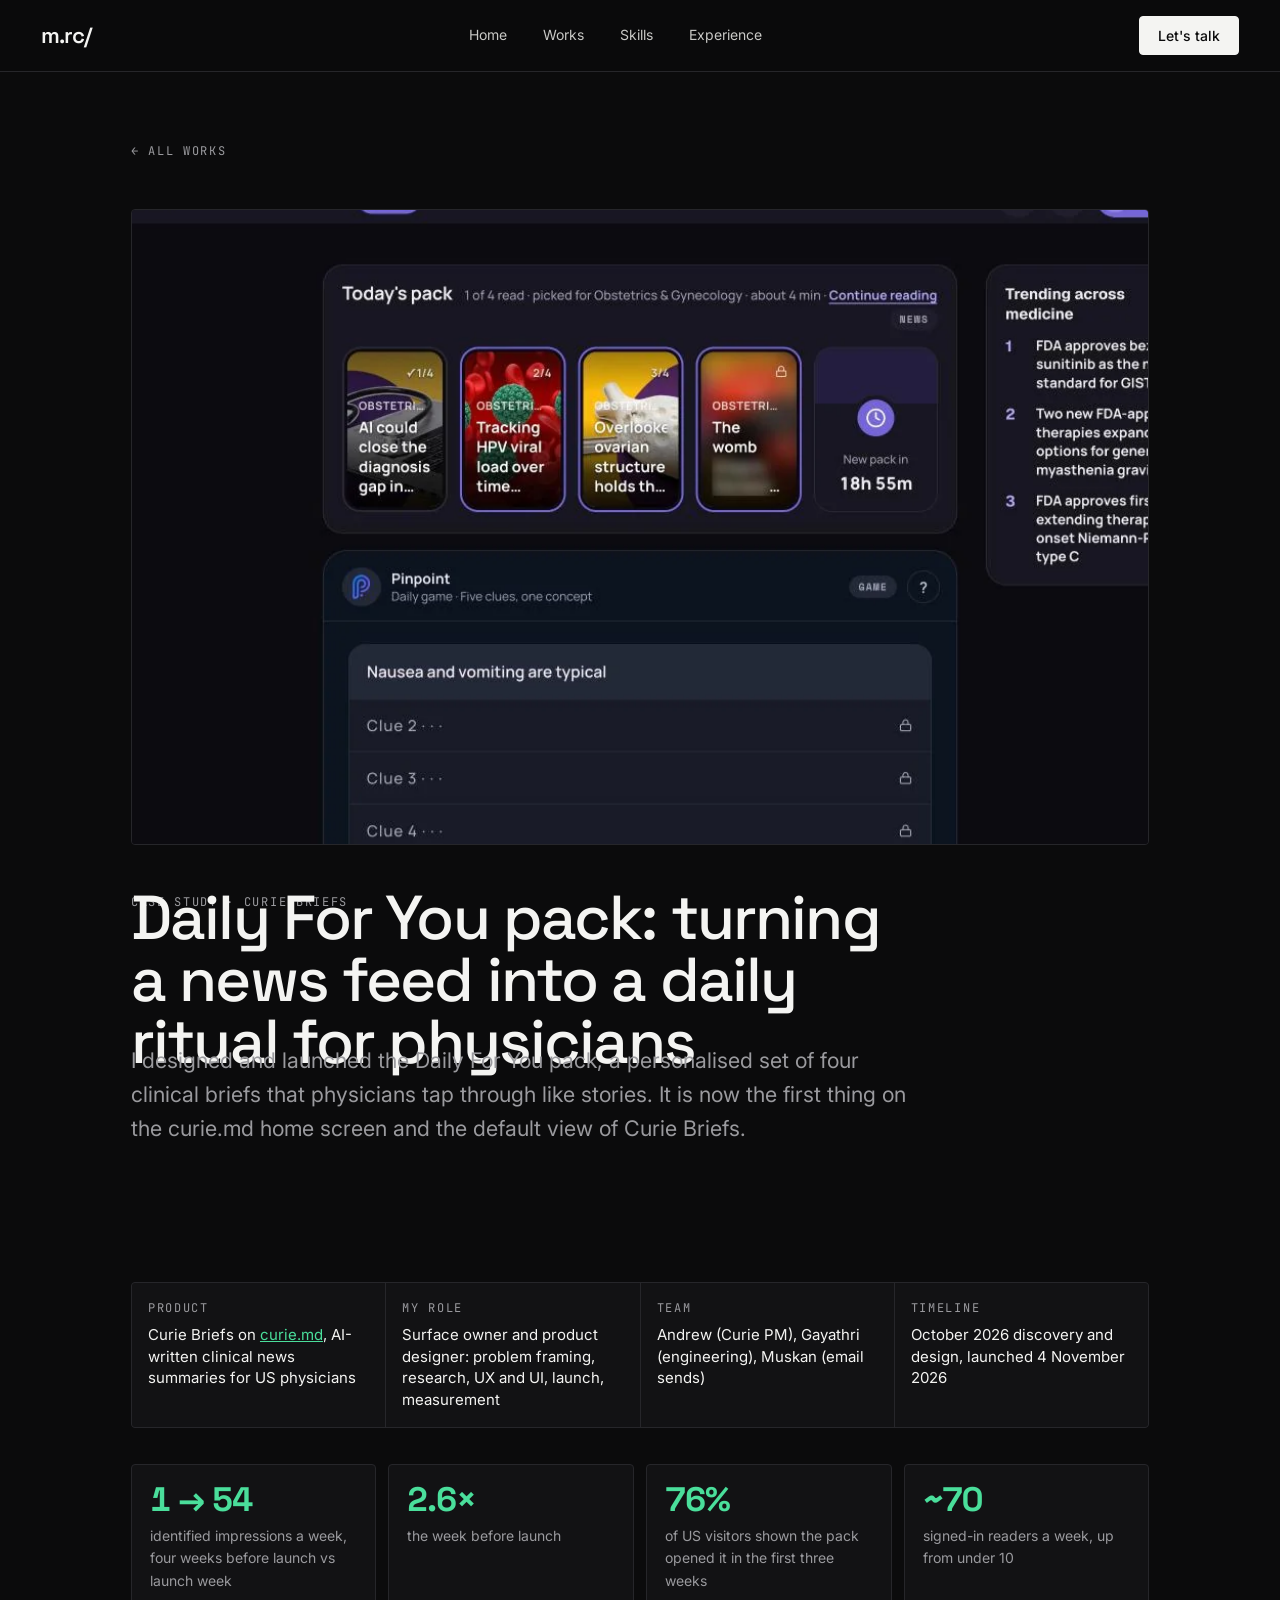
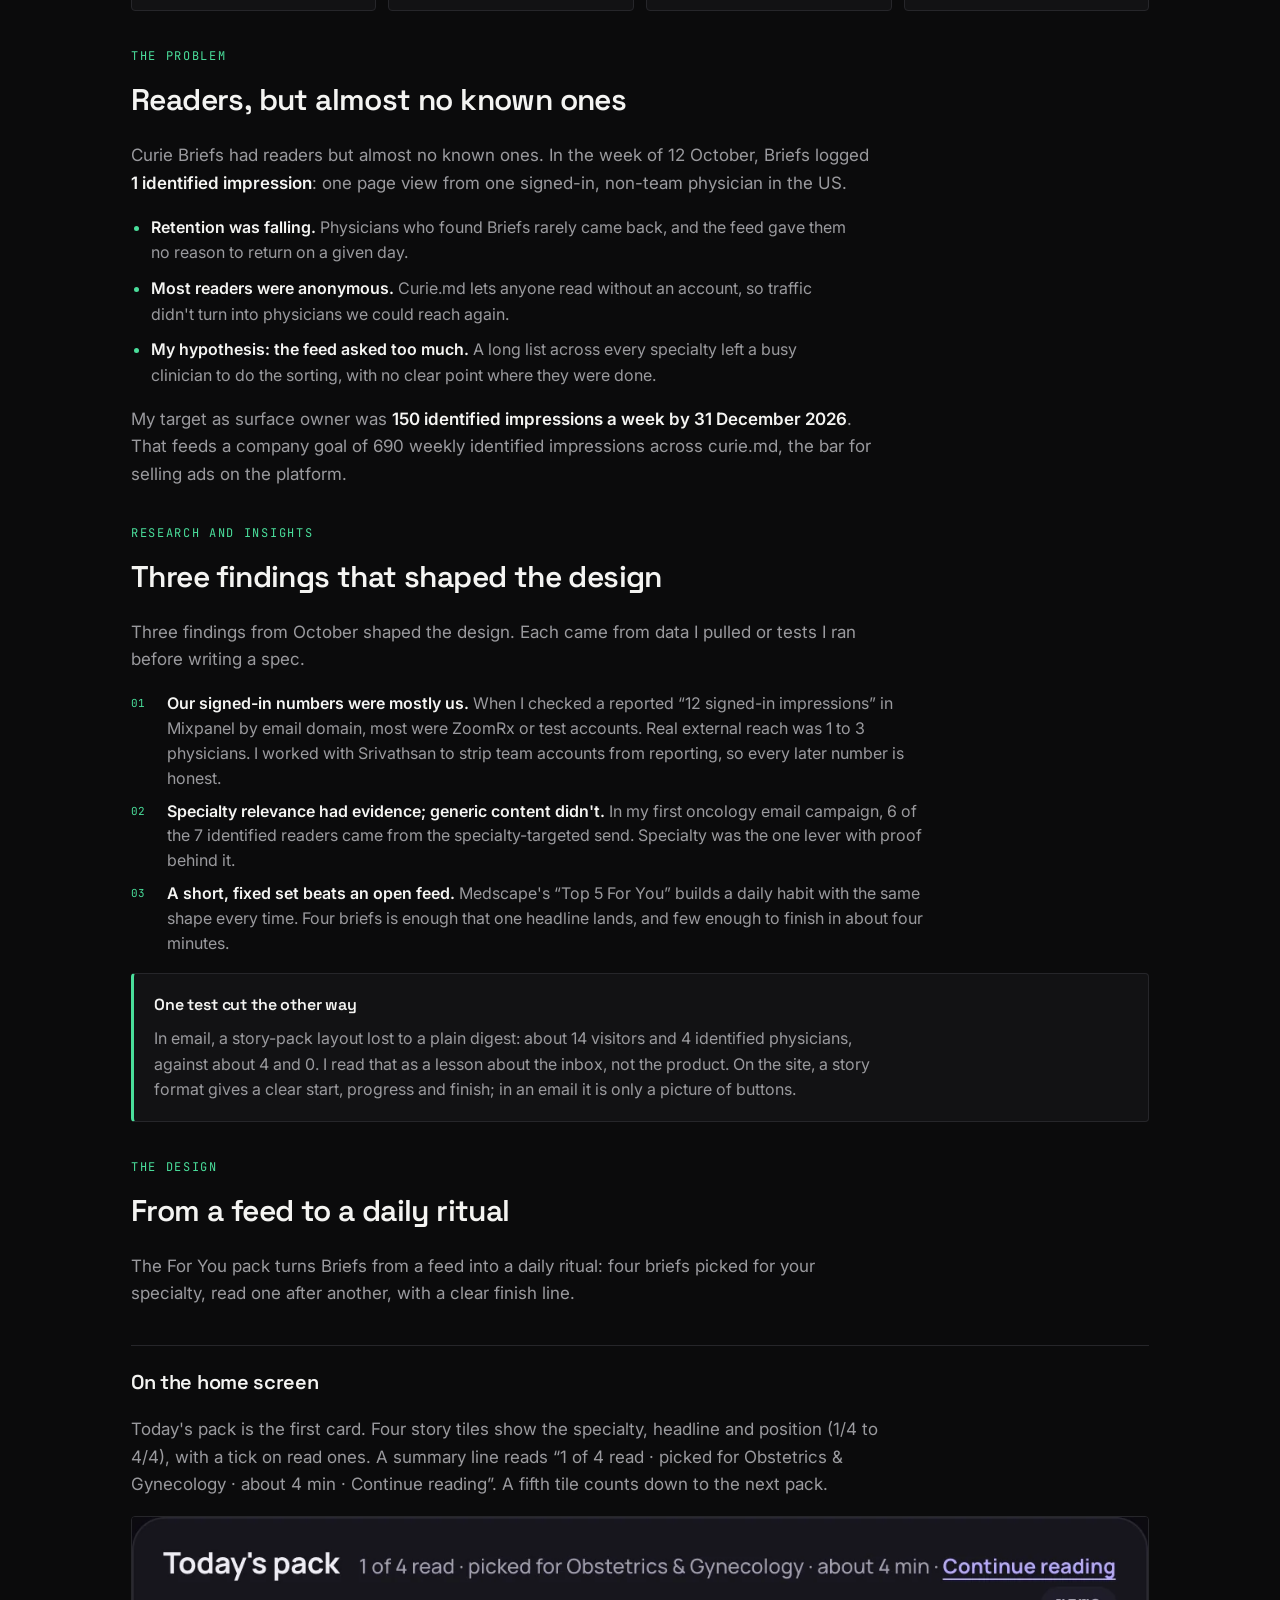
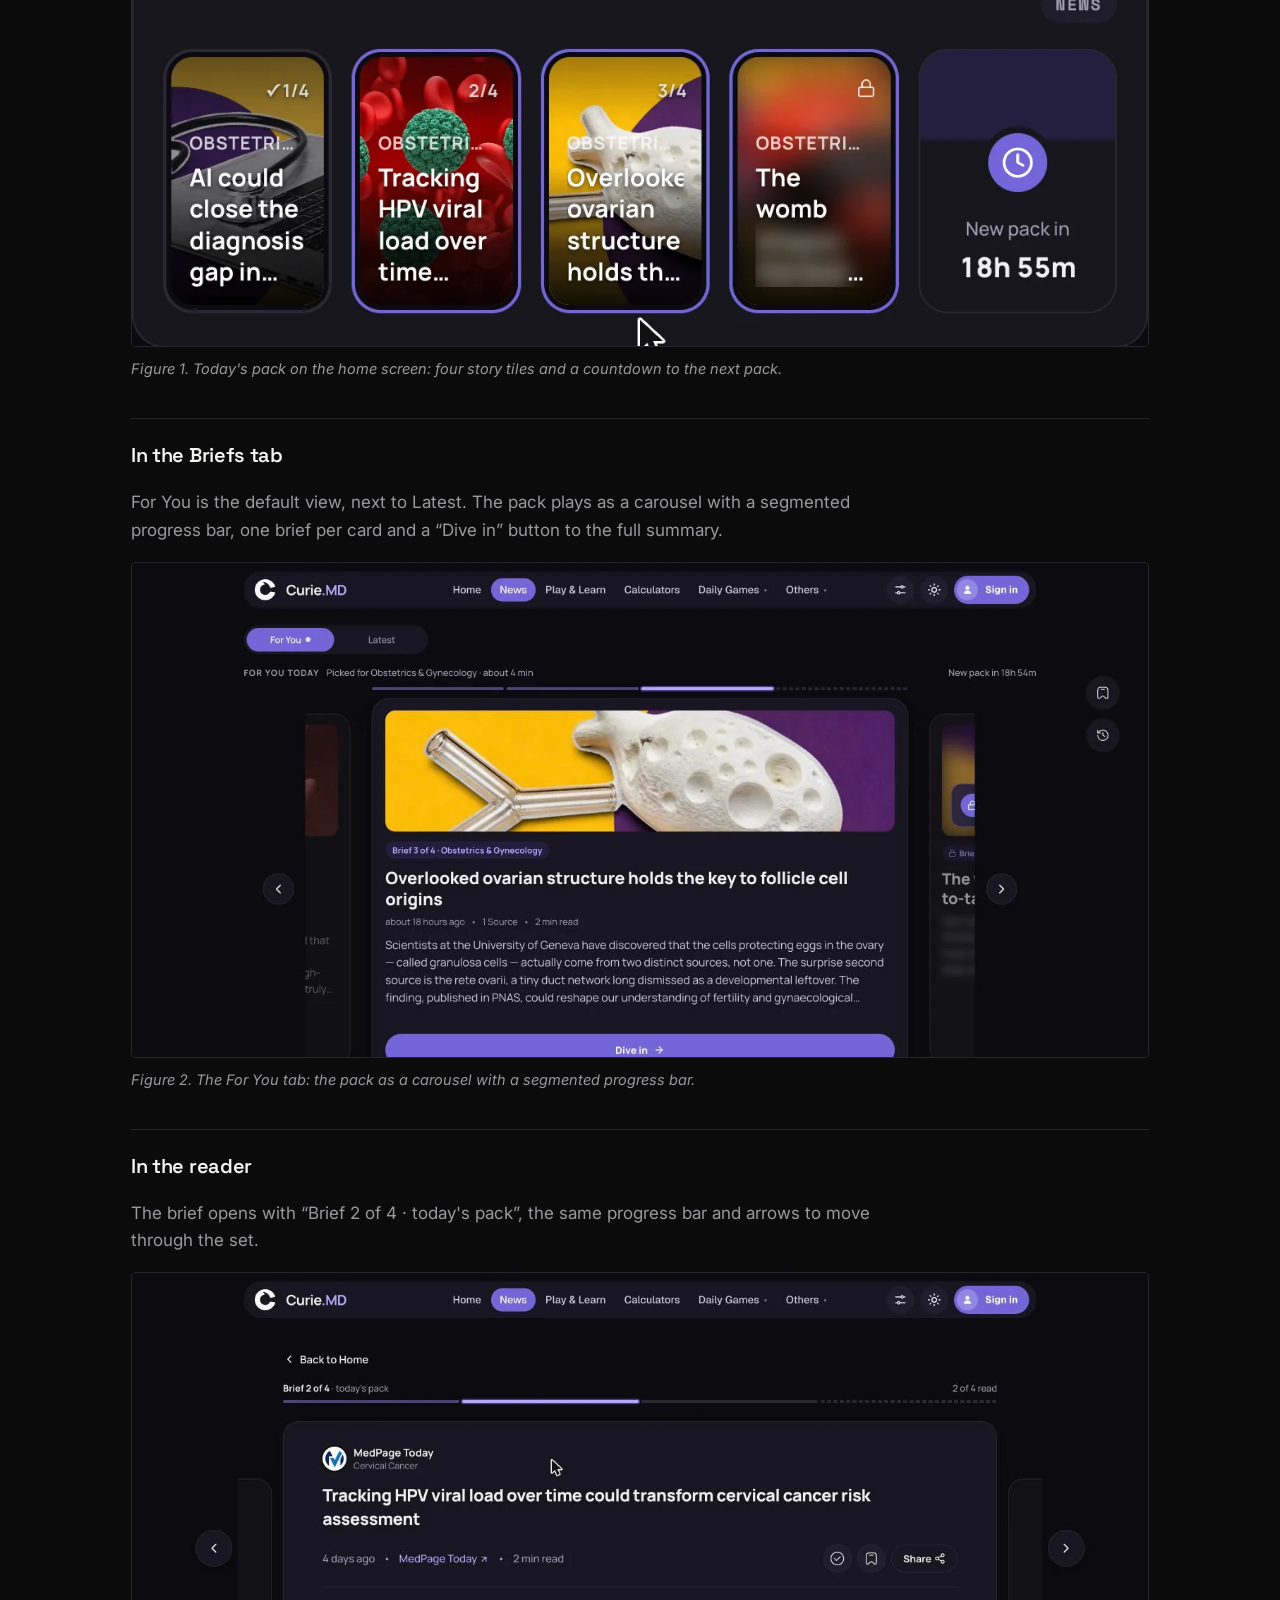
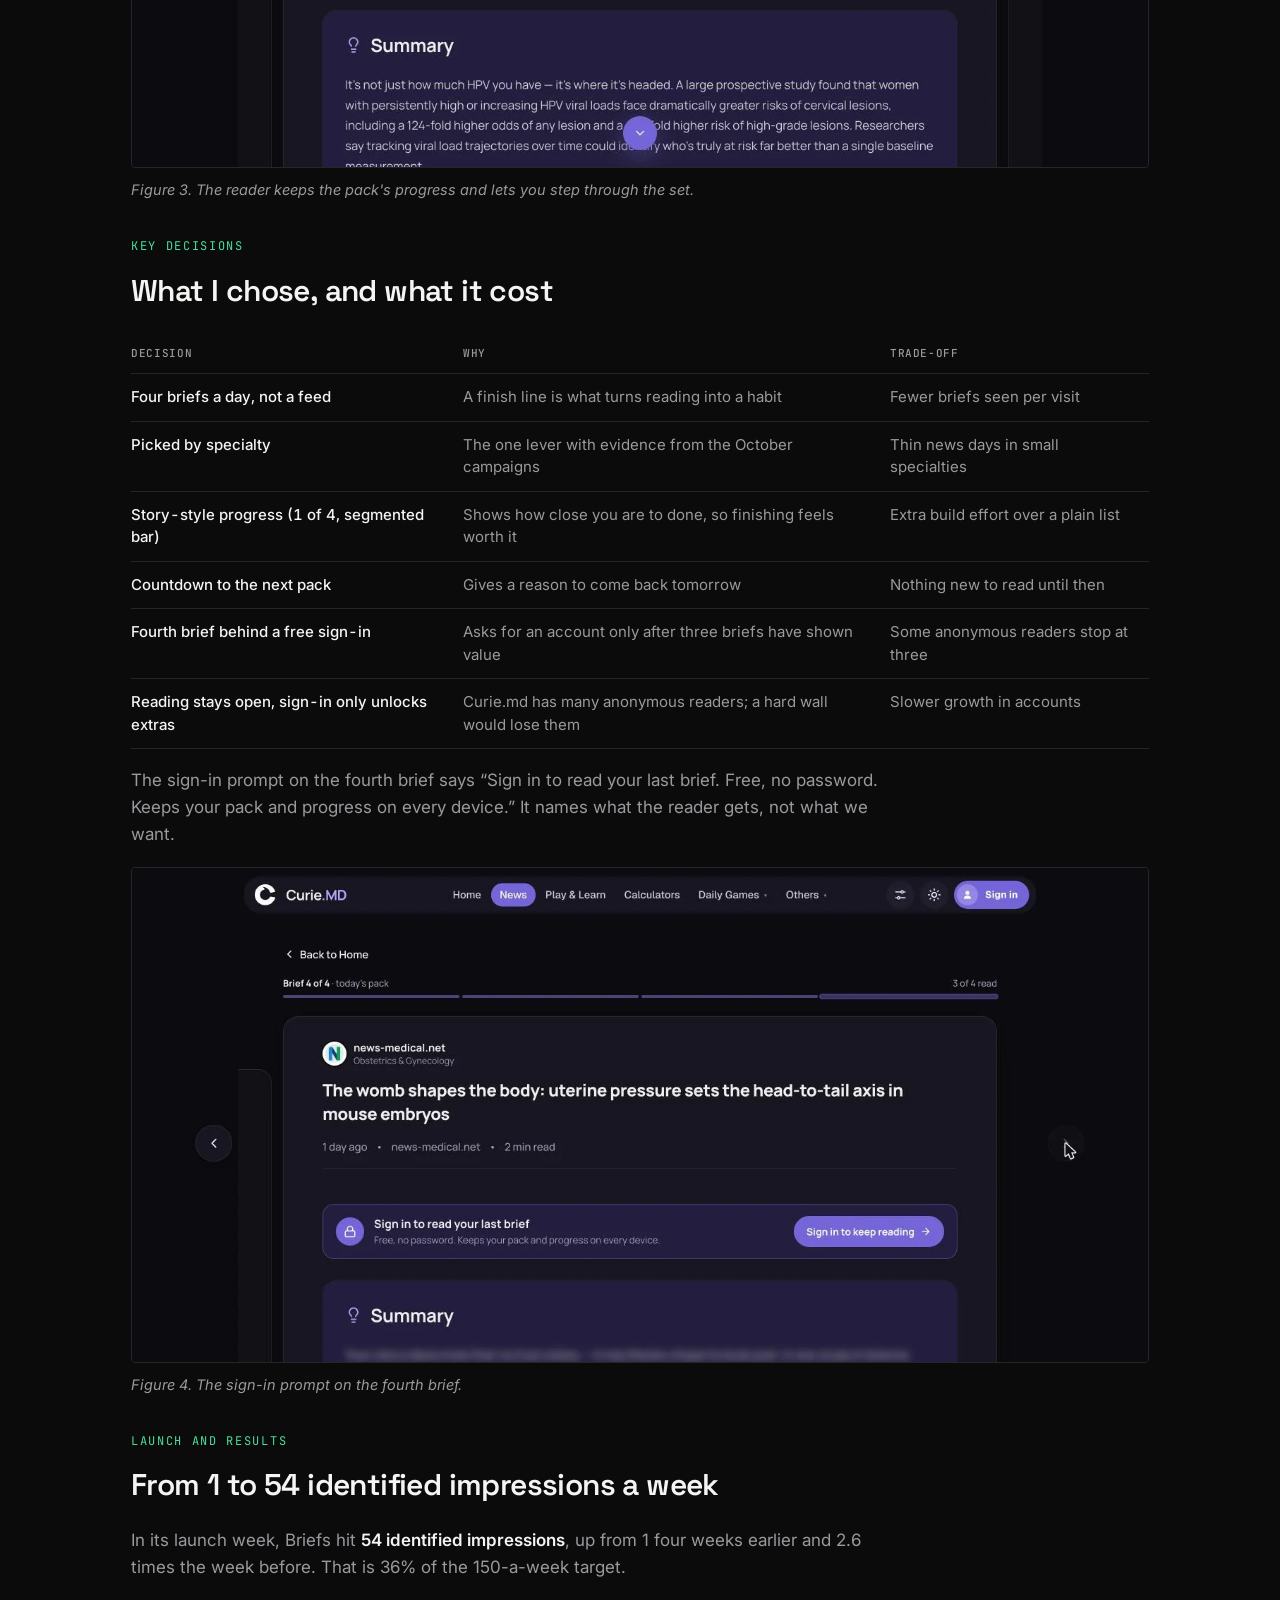
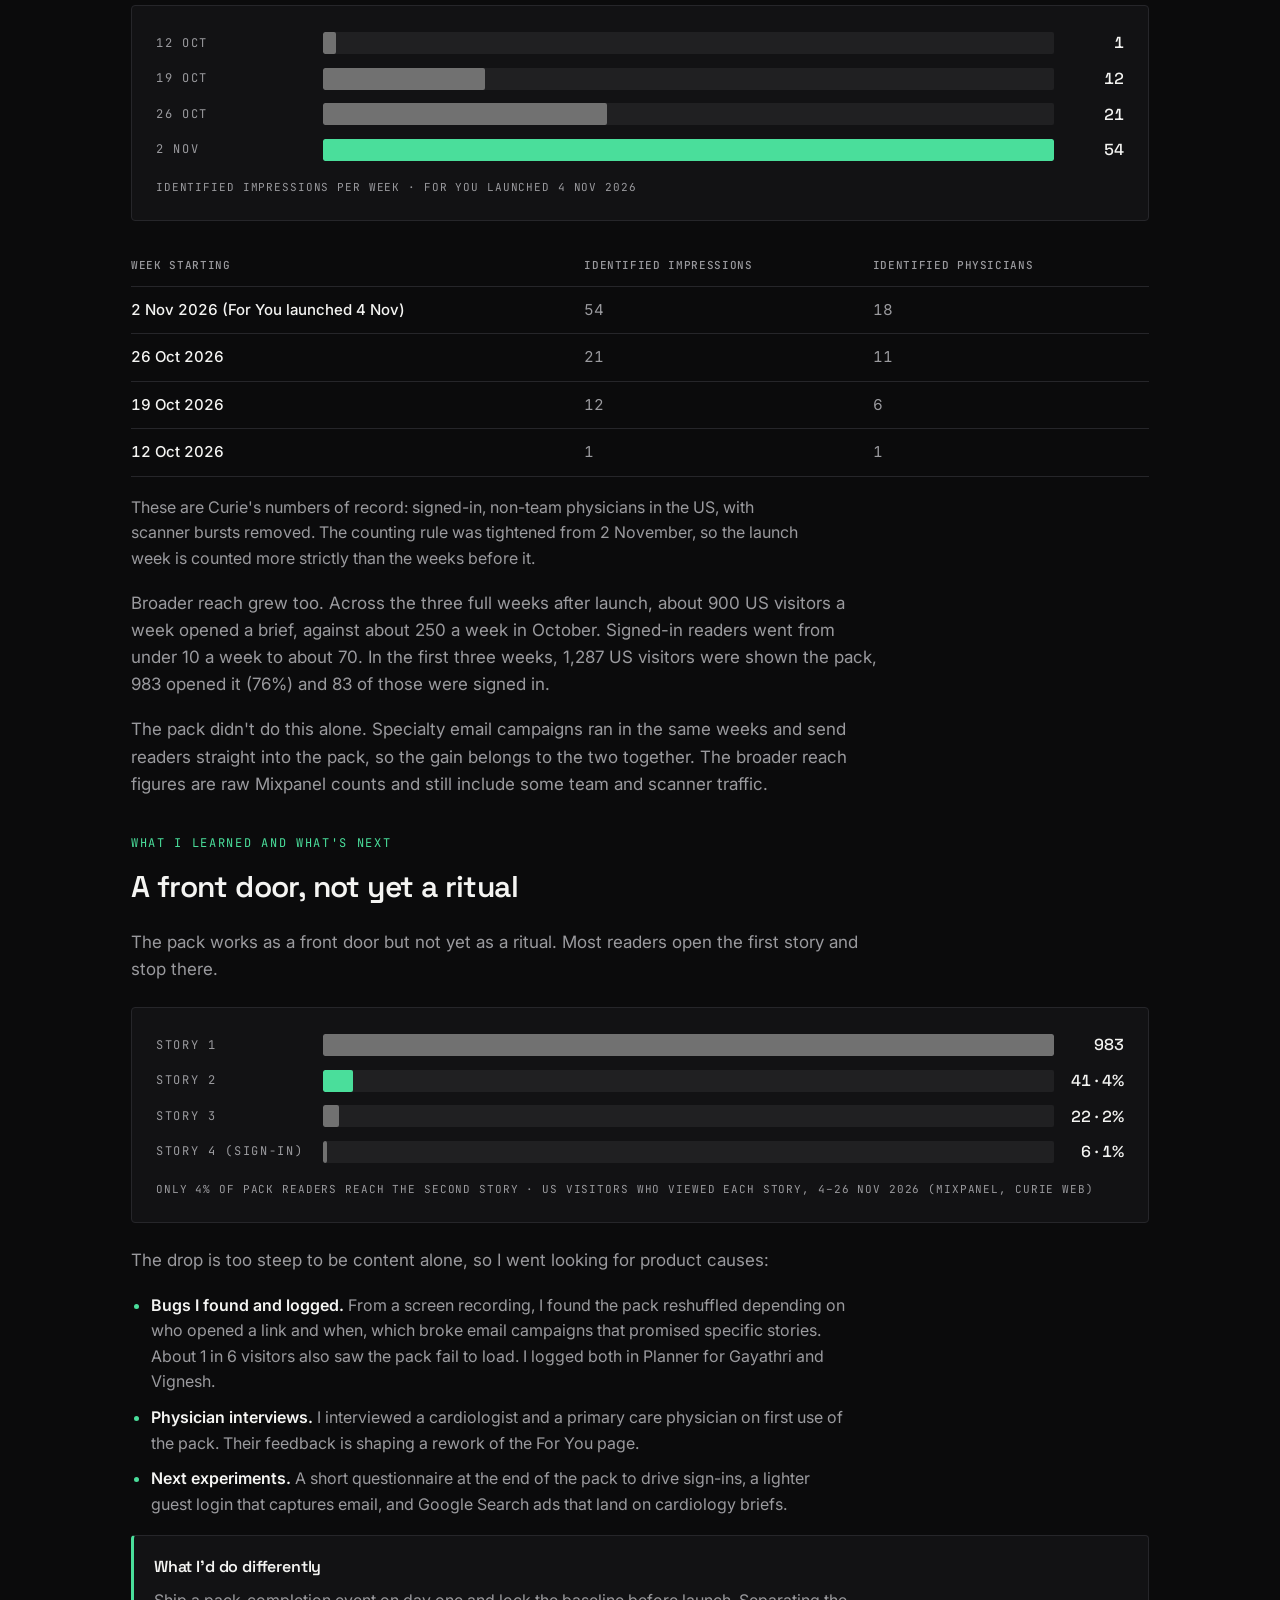
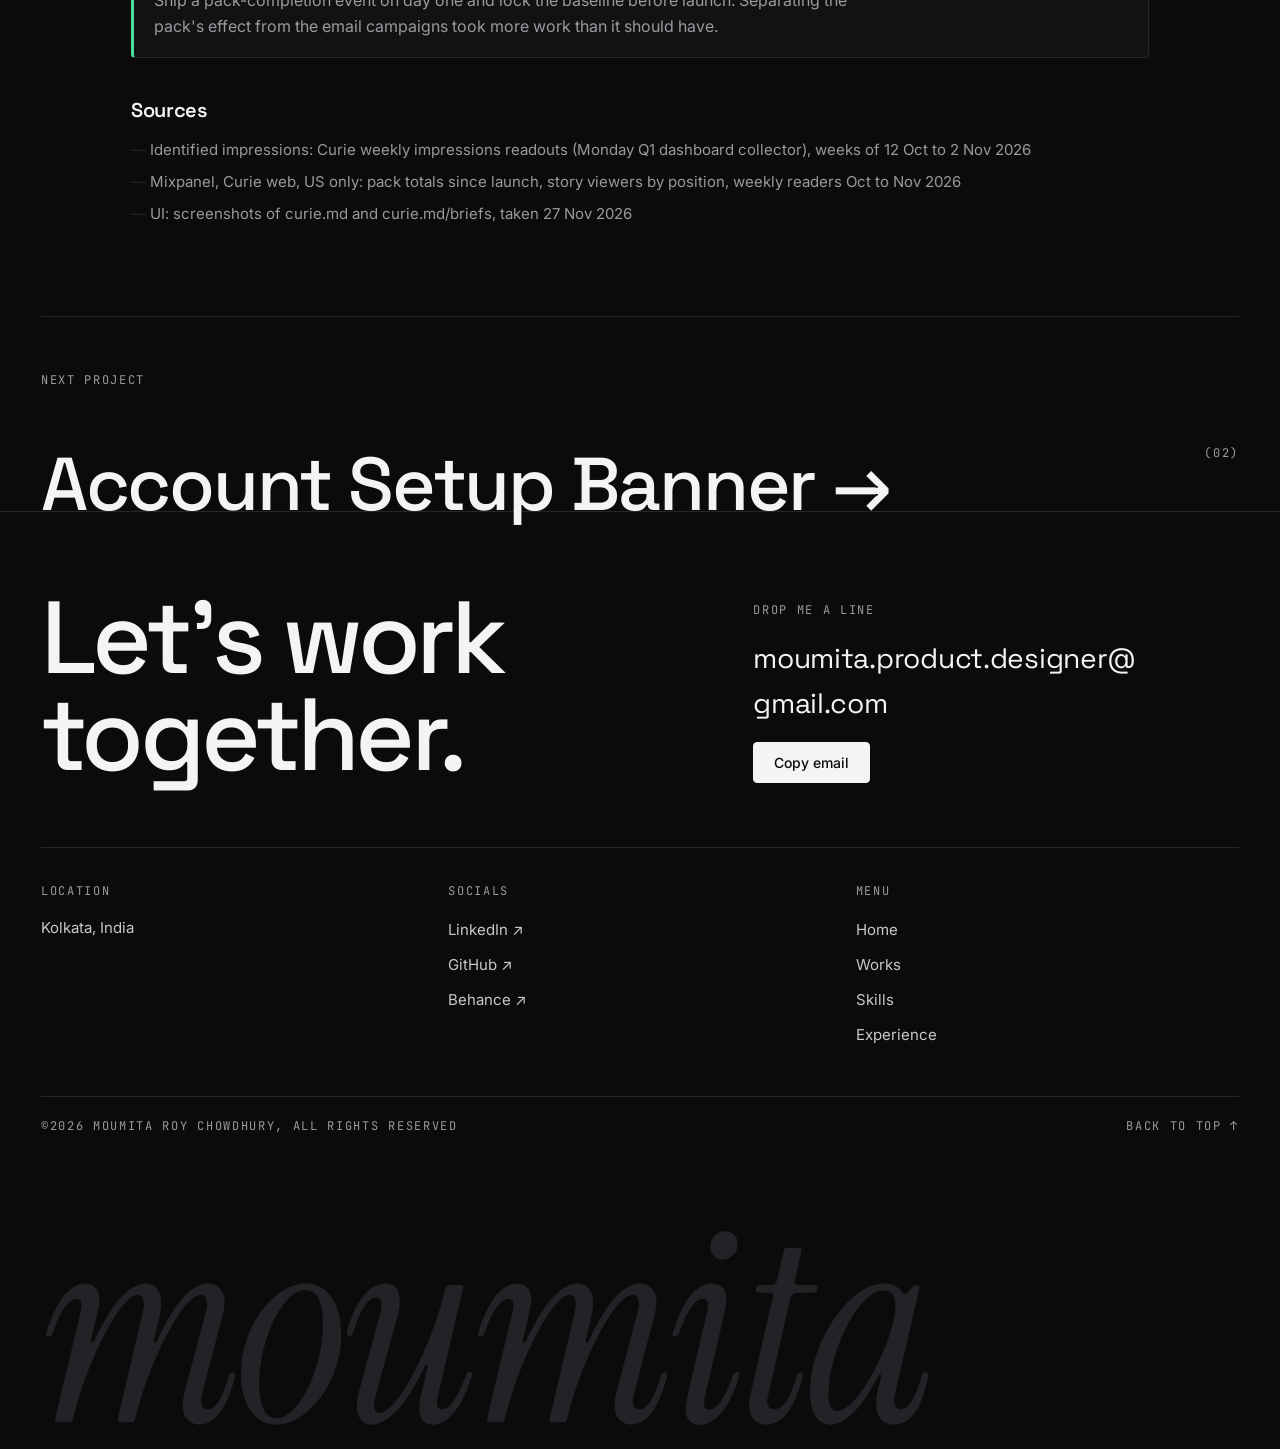
<file: curie-briefs-for-you.html>
<!doctype html>
<html lang="en" data-theme="dark">
<head>
<meta charset="utf-8">
<meta name="viewport" content="width=device-width, initial-scale=1">
<title>Curie Briefs · Daily For You pack · Moumita Roy Chowdhury</title>
<meta name="description" content="How a personalised four-brief daily pack took Curie Briefs from 1 to 54 identified physician impressions a week, and what the drop-off after story one taught me.">
<link rel="preconnect" href="https://fonts.googleapis.com">
<link rel="preconnect" href="https://fonts.gstatic.com" crossorigin>
<link rel="stylesheet" href="https://fonts.googleapis.com/css2?family=Space+Grotesk:wght@400;500;600&family=Inter:wght@400;500;600&family=JetBrains+Mono:wght@400;500&family=Instrument+Serif:ital@1&display=swap">
<link rel="stylesheet" href="styles.css?v=20261127185236">
</head>
<body>

<header class="nav">
  <div class="wrap">
    <a class="logo" href="index.html">m.rc/</a>
    <ul id="nav-links">
      <li><a href="index.html">Home</a></li>
      <li><a href="index.html#work">Works</a></li>
      <li><a href="index.html#skills">Skills</a></li>
      <li><a href="index.html#experience">Experience</a></li>
    </ul>
    <a class="btn" href="#contact">Let's talk</a>
    <button class="menu-btn" type="button" aria-expanded="false" aria-controls="nav-links" aria-label="Open menu"><span></span><span></span></button>
  </div>
</header>

<main id="top">
  <section class="wrap case-head">
    <a class="back mono" href="index.html#work">← All works</a>
    <figure class="case-thumb"><img src="images/curie-briefs-for-you/home.webp" width="1440" height="700" alt="The curie.md home screen with Today's pack as the first card"></figure>
    <span class="mono" style="display:block">CASE STUDY · CURIE BRIEFS</span>
    <h1 class="long">Daily For You pack: turning a news feed into a daily ritual for physicians</h1>
    <p class="lede">I designed and launched the Daily For You pack, a personalised set of four clinical briefs that physicians tap through like stories. It is now the first thing on the curie.md home screen and the default view of Curie Briefs.</p>
  </section>

  <article class="wrap case-page"><div class="case">

          <div class="facts">
            <div><span class="mono">Product</span><p>Curie Briefs on <a href="https://curie.md/" target="_blank" rel="noopener">curie.md</a>, AI-written clinical news summaries for US physicians</p></div>
            <div><span class="mono">My role</span><p>Surface owner and product designer: problem framing, research, UX and UI, launch, measurement</p></div>
            <div><span class="mono">Team</span><p>Andrew (Curie PM), Gayathri (engineering), Muskan (email sends)</p></div>
            <div><span class="mono">Timeline</span><p>October 2026 discovery and design, launched 4 November 2026</p></div>
          </div>

          <div class="big-nums">
            <div><b>1 → 54</b><span>identified impressions a week, four weeks before launch vs launch week</span></div>
            <div><b>2.6×</b><span>the week before launch</span></div>
            <div><b>76%</b><span>of US visitors shown the pack opened it in the first three weeks</span></div>
            <div><b>~70</b><span>signed-in readers a week, up from under 10</span></div>
          </div>

        <section class="cs-sec prose-block">
          <span class="mono sec-label">The problem</span><h3>Readers, but almost no known ones</h3>
          <p>Curie Briefs had readers but almost no known ones. In the week of 12 October, Briefs logged <b>1 identified impression</b>: one page view from one signed-in, non-team physician in the US.</p>
          <ul class="doc-list">
            <li><b>Retention was falling.</b> Physicians who found Briefs rarely came back, and the feed gave them no reason to return on a given day.</li>
            <li><b>Most readers were anonymous.</b> Curie.md lets anyone read without an account, so traffic didn't turn into physicians we could reach again.</li>
            <li><b>My hypothesis: the feed asked too much.</b> A long list across every specialty left a busy clinician to do the sorting, with no clear point where they were done.</li>
          </ul>
          <p>My target as surface owner was <b>150 identified impressions a week by 31 December 2026</b>. That feeds a company goal of 690 weekly identified impressions across curie.md, the bar for selling ads on the platform.</p>
        </section>

        <section class="cs-sec prose-block">
          <span class="mono sec-label">Research and insights</span><h3>Three findings that shaped the design</h3>
          <p>Three findings from October shaped the design. Each came from data I pulled or tests I ran before writing a spec.</p>
          <ol class="walk">
            <li><span><b>Our signed-in numbers were mostly us.</b> When I checked a reported “12 signed-in impressions” in Mixpanel by email domain, most were ZoomRx or test accounts. Real external reach was 1 to 3 physicians. I worked with Srivathsan to strip team accounts from reporting, so every later number is honest.</span></li>
            <li><span><b>Specialty relevance had evidence; generic content didn't.</b> In my first oncology email campaign, 6 of the 7 identified readers came from the specialty-targeted send. Specialty was the one lever with proof behind it.</span></li>
            <li><span><b>A short, fixed set beats an open feed.</b> Medscape's “Top 5 For You” builds a daily habit with the same shape every time. Four briefs is enough that one headline lands, and few enough to finish in about four minutes.</span></li>
          </ol>
          <div class="callout">
            <b>One test cut the other way</b>
            <p>In email, a story-pack layout lost to a plain digest: about 14 visitors and 4 identified physicians, against about 4 and 0. I read that as a lesson about the inbox, not the product. On the site, a story format gives a clear start, progress and finish; in an email it is only a picture of buttons.</p>
          </div>
        </section>

        <section class="cs-sec prose-block">
          <span class="mono sec-label">The design</span><h3>From a feed to a daily ritual</h3>
          <p>The For You pack turns Briefs from a feed into a daily ritual: four briefs picked for your specialty, read one after another, with a clear finish line.</p>

          <h4 class="sub">On the home screen</h4>
          <p>Today's pack is the first card. Four story tiles show the specialty, headline and position (1/4 to 4/4), with a tick on read ones. A summary line reads “1 of 4 read · picked for Obstetrics &amp; Gynecology · about 4 min · Continue reading”. A fifth tile counts down to the next pack.</p>
          <figure class="doc-fig"><a href="images/curie-briefs-for-you/pack-tiles.webp" target="_blank" rel="noopener"><img src="images/curie-briefs-for-you/pack-tiles.webp" width="1240" height="524" loading="lazy" alt="Today's pack tiles on the home screen: four story cards and a countdown to the next pack"></a><figcaption><em>Figure 1. Today's pack on the home screen: four story tiles and a countdown to the next pack.</em></figcaption></figure>

          <h4 class="sub">In the Briefs tab</h4>
          <p>For You is the default view, next to Latest. The pack plays as a carousel with a segmented progress bar, one brief per card and a “Dive in” button to the full summary.</p>
          <figure class="doc-fig"><a href="images/curie-briefs-for-you/for-you-tab.webp" target="_blank" rel="noopener"><img src="images/curie-briefs-for-you/for-you-tab.webp" width="1440" height="700" loading="lazy" alt="For You tab in Curie Briefs with the pack carousel and segmented progress bar"></a><figcaption><em>Figure 2. The For You tab: the pack as a carousel with a segmented progress bar.</em></figcaption></figure>

          <h4 class="sub">In the reader</h4>
          <p>The brief opens with “Brief 2 of 4 · today's pack”, the same progress bar and arrows to move through the set.</p>
          <figure class="doc-fig"><a href="images/curie-briefs-for-you/reader.webp" target="_blank" rel="noopener"><img src="images/curie-briefs-for-you/reader.webp" width="1440" height="700" loading="lazy" alt="Brief reader showing Brief 2 of 4 with progress and navigation arrows"></a><figcaption><em>Figure 3. The reader keeps the pack's progress and lets you step through the set.</em></figcaption></figure>
        </section>

        <section class="cs-sec prose-block">
          <span class="mono sec-label">Key decisions</span><h3>What I chose, and what it cost</h3>
          <div class="scroll">
            <table class="tbl">
              <thead><tr><th>Decision</th><th>Why</th><th>Trade-off</th></tr></thead>
              <tbody>
                <tr><td>Four briefs a day, not a feed</td><td data-label="Why">A finish line is what turns reading into a habit</td><td data-label="Trade-off">Fewer briefs seen per visit</td></tr>
                <tr><td>Picked by specialty</td><td data-label="Why">The one lever with evidence from the October campaigns</td><td data-label="Trade-off">Thin news days in small specialties</td></tr>
                <tr><td>Story-style progress (1 of 4, segmented bar)</td><td data-label="Why">Shows how close you are to done, so finishing feels worth it</td><td data-label="Trade-off">Extra build effort over a plain list</td></tr>
                <tr><td>Countdown to the next pack</td><td data-label="Why">Gives a reason to come back tomorrow</td><td data-label="Trade-off">Nothing new to read until then</td></tr>
                <tr><td>Fourth brief behind a free sign-in</td><td data-label="Why">Asks for an account only after three briefs have shown value</td><td data-label="Trade-off">Some anonymous readers stop at three</td></tr>
                <tr><td>Reading stays open, sign-in only unlocks extras</td><td data-label="Why">Curie.md has many anonymous readers; a hard wall would lose them</td><td data-label="Trade-off">Slower growth in accounts</td></tr>
              </tbody>
            </table>
          </div>
          <p>The sign-in prompt on the fourth brief says “Sign in to read your last brief. Free, no password. Keeps your pack and progress on every device.” It names what the reader gets, not what we want.</p>
          <figure class="doc-fig"><a href="images/curie-briefs-for-you/sign-in.webp" target="_blank" rel="noopener"><img src="images/curie-briefs-for-you/sign-in.webp" width="1440" height="700" loading="lazy" alt="Sign-in prompt on the fourth brief of the pack"></a><figcaption><em>Figure 4. The sign-in prompt on the fourth brief.</em></figcaption></figure>
        </section>

        <section class="cs-sec prose-block">
          <span class="mono sec-label">Launch and results</span><h3>From 1 to 54 identified impressions a week</h3>
          <p>In its launch week, Briefs hit <b>54 identified impressions</b>, up from 1 four weeks earlier and 2.6 times the week before. That is 36% of the 150-a-week target.</p>
          <figure class="bars" aria-label="Identified impressions per week">
            <div class="bar-row"><span class="mono">12 Oct</span><div class="bar-track"><i style="--v:1.85%"></i></div><b>1</b></div>
            <div class="bar-row"><span class="mono">19 Oct</span><div class="bar-track"><i style="--v:22.2%"></i></div><b>12</b></div>
            <div class="bar-row"><span class="mono">26 Oct</span><div class="bar-track"><i style="--v:38.9%"></i></div><b>21</b></div>
            <div class="bar-row hl"><span class="mono">2 Nov</span><div class="bar-track"><i style="--v:100%"></i></div><b>54</b></div>
            <figcaption class="mono">Identified impressions per week · For You launched 4 Nov 2026</figcaption>
          </figure>
          <div class="scroll">
            <table class="tbl">
              <thead><tr><th>Week starting</th><th>Identified impressions</th><th>Identified physicians</th></tr></thead>
              <tbody>
                <tr><td>2 Nov 2026 (For You launched 4 Nov)</td><td data-label="Identified impressions">54</td><td data-label="Identified physicians">18</td></tr>
                <tr><td>26 Oct 2026</td><td data-label="Identified impressions">21</td><td data-label="Identified physicians">11</td></tr>
                <tr><td>19 Oct 2026</td><td data-label="Identified impressions">12</td><td data-label="Identified physicians">6</td></tr>
                <tr><td>12 Oct 2026</td><td data-label="Identified impressions">1</td><td data-label="Identified physicians">1</td></tr>
              </tbody>
            </table>
          </div>
          <p class="meta">These are Curie's numbers of record: signed-in, non-team physicians in the US, with scanner bursts removed. The counting rule was tightened from 2 November, so the launch week is counted more strictly than the weeks before it.</p>
          <p>Broader reach grew too. Across the three full weeks after launch, about 900 US visitors a week opened a brief, against about 250 a week in October. Signed-in readers went from under 10 a week to about 70. In the first three weeks, 1,287 US visitors were shown the pack, 983 opened it (76%) and 83 of those were signed in.</p>
          <p>The pack didn't do this alone. Specialty email campaigns ran in the same weeks and send readers straight into the pack, so the gain belongs to the two together. The broader reach figures are raw Mixpanel counts and still include some team and scanner traffic.</p>
        </section>

        <section class="cs-sec prose-block">
          <span class="mono sec-label">What I learned and what's next</span><h3>A front door, not yet a ritual</h3>
          <p>The pack works as a front door but not yet as a ritual. Most readers open the first story and stop there.</p>
          <figure class="bars funnel" aria-label="US visitors who viewed each story of the For You pack">
            <div class="bar-row"><span class="mono">Story 1</span><div class="bar-track"><i style="--v:100%"></i></div><b>983</b></div>
            <div class="bar-row hl"><span class="mono">Story 2</span><div class="bar-track"><i style="--v:4.17%"></i></div><b>41 · 4%</b></div>
            <div class="bar-row"><span class="mono">Story 3</span><div class="bar-track"><i style="--v:2.24%"></i></div><b>22 · 2%</b></div>
            <div class="bar-row"><span class="mono">Story 4 (sign-in)</span><div class="bar-track"><i style="--v:.61%"></i></div><b>6 · 1%</b></div>
            <figcaption class="mono">Only 4% of pack readers reach the second story · US visitors who viewed each story, 4–26 Nov 2026 (Mixpanel, Curie web)</figcaption>
          </figure>
          <p>The drop is too steep to be content alone, so I went looking for product causes:</p>
          <ul class="doc-list">
            <li><b>Bugs I found and logged.</b> From a screen recording, I found the pack reshuffled depending on who opened a link and when, which broke email campaigns that promised specific stories. About 1 in 6 visitors also saw the pack fail to load. I logged both in Planner for Gayathri and Vignesh.</li>
            <li><b>Physician interviews.</b> I interviewed a cardiologist and a primary care physician on first use of the pack. Their feedback is shaping a rework of the For You page.</li>
            <li><b>Next experiments.</b> A short questionnaire at the end of the pack to drive sign-ins, a lighter guest login that captures email, and Google Search ads that land on cardiology briefs.</li>
          </ul>
          <div class="callout">
            <b>What I'd do differently</b>
            <p>Ship a pack-completion event on day one and lock the baseline before launch. Separating the pack's effect from the email campaigns took more work than it should have.</p>
          </div>
        </section>

          <div>
            <h3>Sources</h3>
            <ul class="sources">
              <li>Identified impressions: Curie weekly impressions readouts (Monday Q1 dashboard collector), weeks of 12 Oct to 2 Nov 2026</li>
              <li>Mixpanel, Curie web, US only: pack totals since launch, story viewers by position, weekly readers Oct to Nov 2026</li>
              <li>UI: screenshots of curie.md and curie.md/briefs, taken 27 Nov 2026</li>
            </ul>
          </div>
  </div></article>

  <section class="wrap">
    <a class="next" href="account-setup-banner.html">
      <div><span class="mono">Next project</span><h2>Account Setup Banner →</h2></div>
      <span class="mono">(02)</span>
    </a>
  </section>
</main>


<footer class="footer" id="contact">
  <div class="wrap">
    <div class="f-top">
      <h2>Let's work<br>together.</h2>
      <div class="f-cta">
        <span class="mono">Drop me a line</span>
        <span class="mail" id="email">moumita.product.designer@<br>gmail.com</span>
        <button class="copy" id="copyBtn" type="button">Copy email</button>
      </div>
    </div>
    <div class="f-grid">
      <div><span class="mono">Location</span><p>Kolkata, India</p></div>
      <div><span class="mono">Socials</span><ul><li><a href="https://www.linkedin.com/in/moumita-roy-chowdhury-359798179/" target="_blank" rel="noopener">LinkedIn ↗</a></li><li><a href="https://github.com/" target="_blank" rel="noopener">GitHub ↗</a></li><li><a href="https://www.behance.net/moumitaroy73b6" target="_blank" rel="noopener">Behance ↗</a></li></ul></div>
      <div><span class="mono">Menu</span><ul><li><a href="index.html">Home</a></li><li><a href="index.html#work">Works</a></li><li><a href="index.html#skills">Skills</a></li><li><a href="index.html#experience">Experience</a></li></ul></div>
    </div>
    <div class="f-bottom">
      <span class="mono">©2026 Moumita Roy Chowdhury, all rights reserved</span>
      <a class="mono" href="#top" style="text-decoration:none">Back to top ↑</a>
    </div>
    <span class="wordmark" aria-hidden="true">moumita</span>
  </div>
</footer>

<script>
(function(){
  var nav=document.querySelector('.nav'),mb=document.querySelector('.menu-btn');
  if(nav&&mb){
    function setMenu(o){nav.classList.toggle('open',o);mb.setAttribute('aria-expanded',o);mb.setAttribute('aria-label',o?'Close menu':'Open menu')}
    mb.addEventListener('click',function(){setMenu(!nav.classList.contains('open'))});
    nav.querySelectorAll('ul a').forEach(function(a){a.addEventListener('click',function(){setMenu(false)})});
    document.addEventListener('keydown',function(e){if(e.key==='Escape')setMenu(false)});
  }
  var btn=document.getElementById('copyBtn'),el=document.getElementById('email');
  btn.addEventListener('click',function(){
    var t=el.textContent.trim();
    function done(){btn.textContent='Copied';setTimeout(function(){btn.textContent='Copy email'},1800)}
    function fb(){var r=document.createRange();r.selectNodeContents(el);var s=getSelection();s.removeAllRanges();s.addRange(r);btn.textContent='Selected, press Ctrl+C'}
    try{navigator.clipboard.writeText(t).then(done,fb)}catch(e){fb()}
  });
})();
</script>

<script src="parallax.js?v=20261127185852" defer></script>
</body>
</html>
</file>
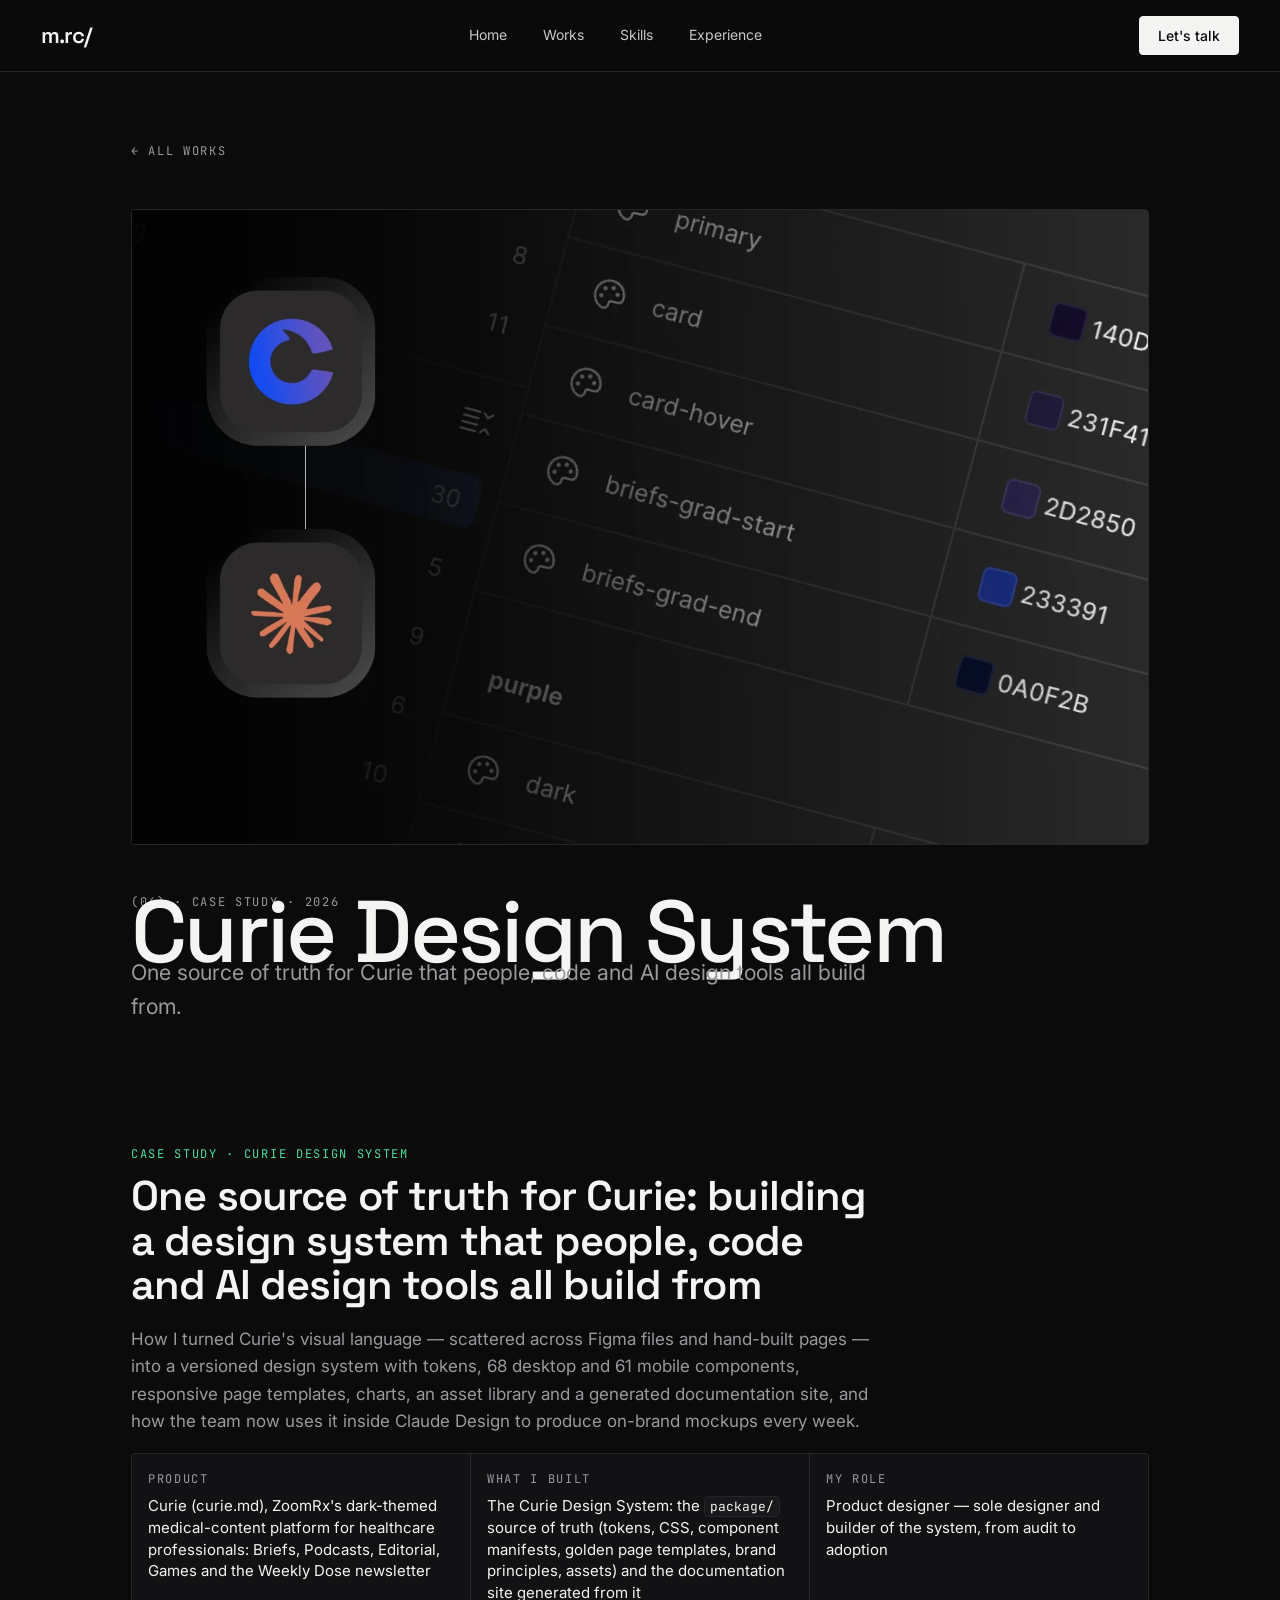
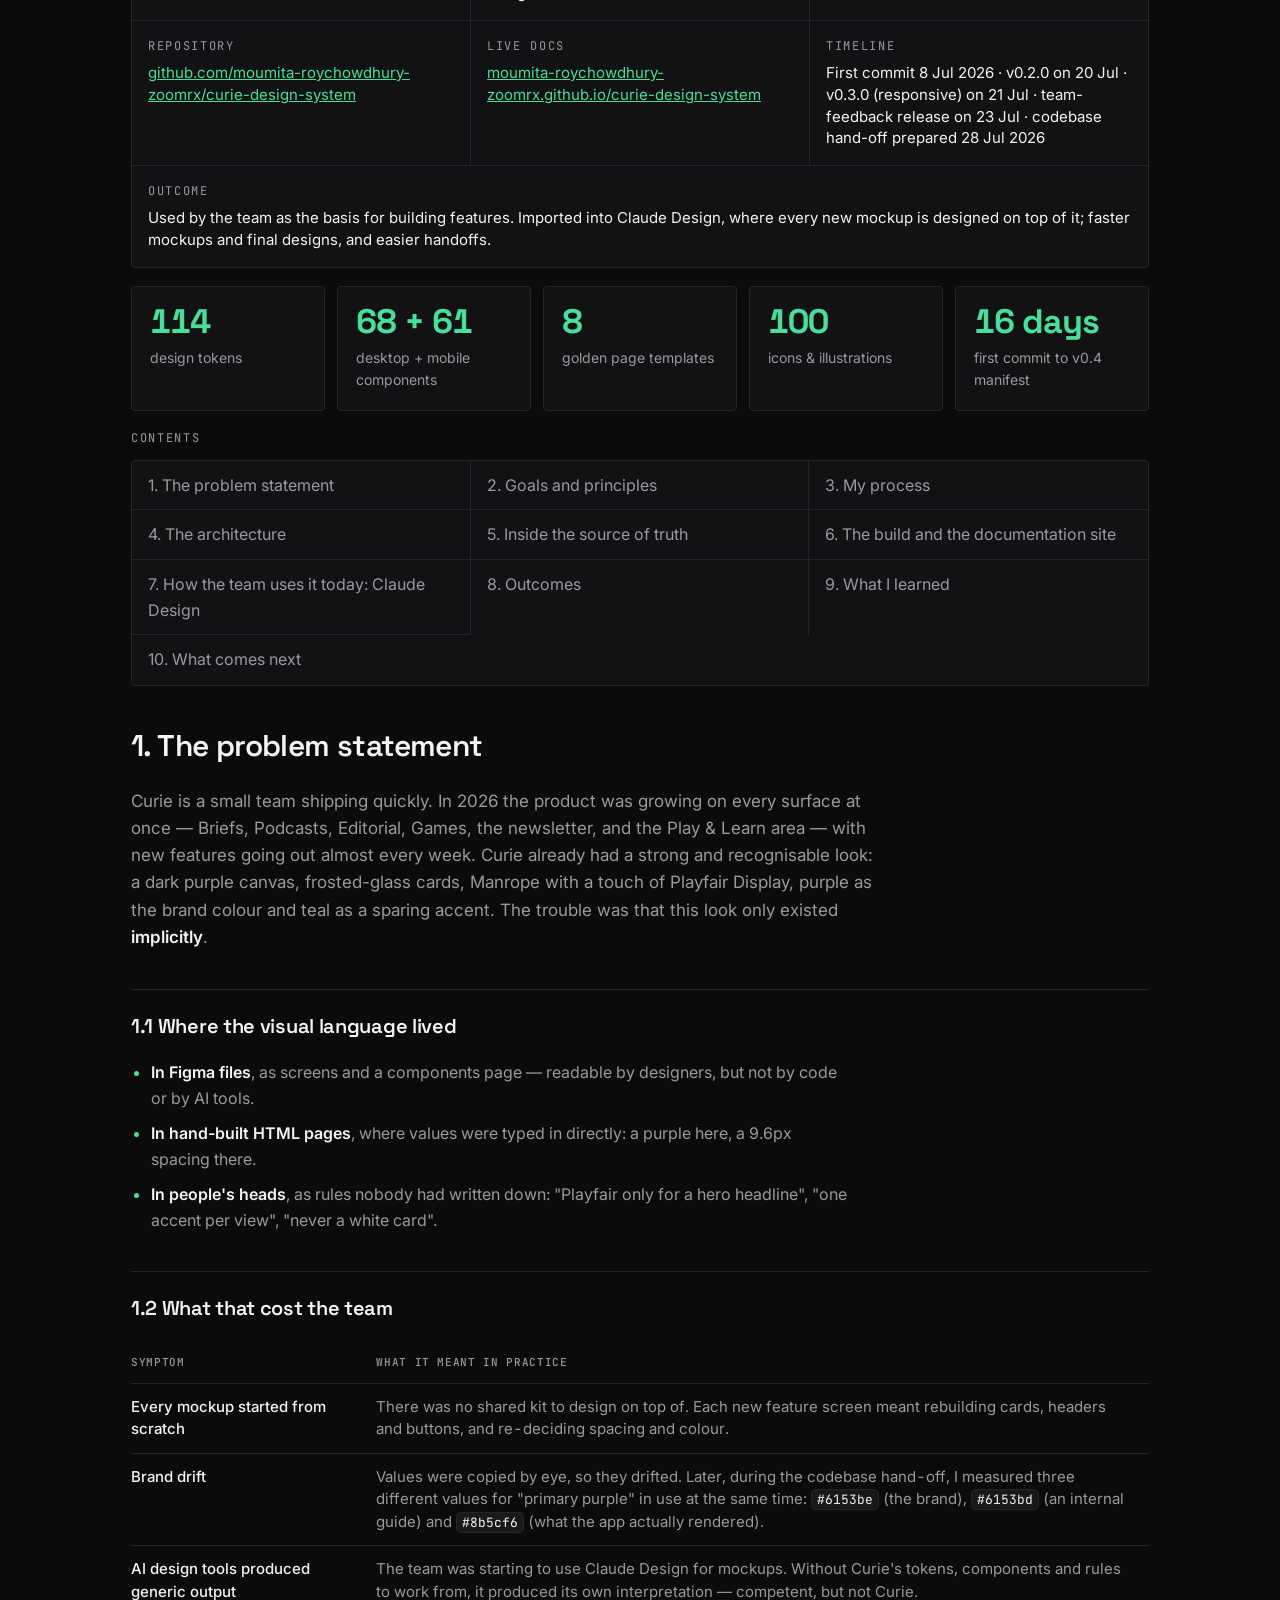
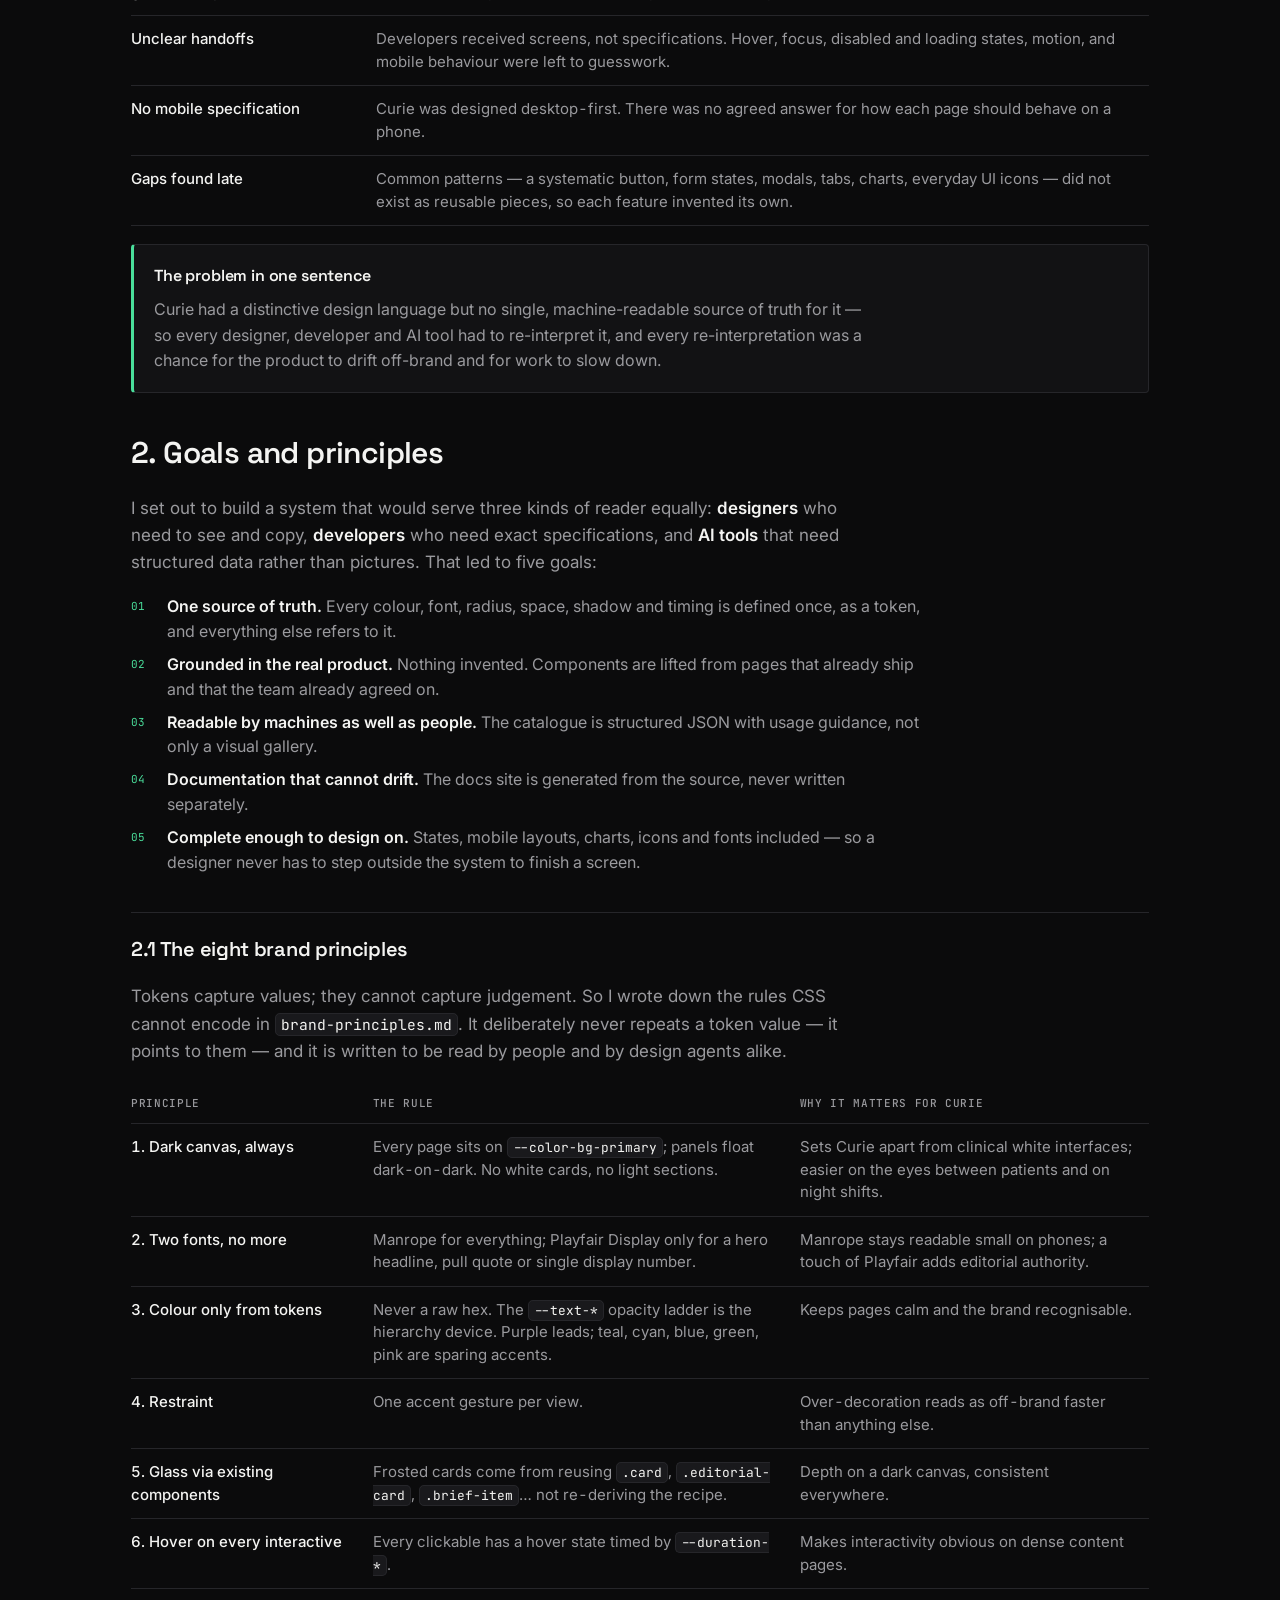
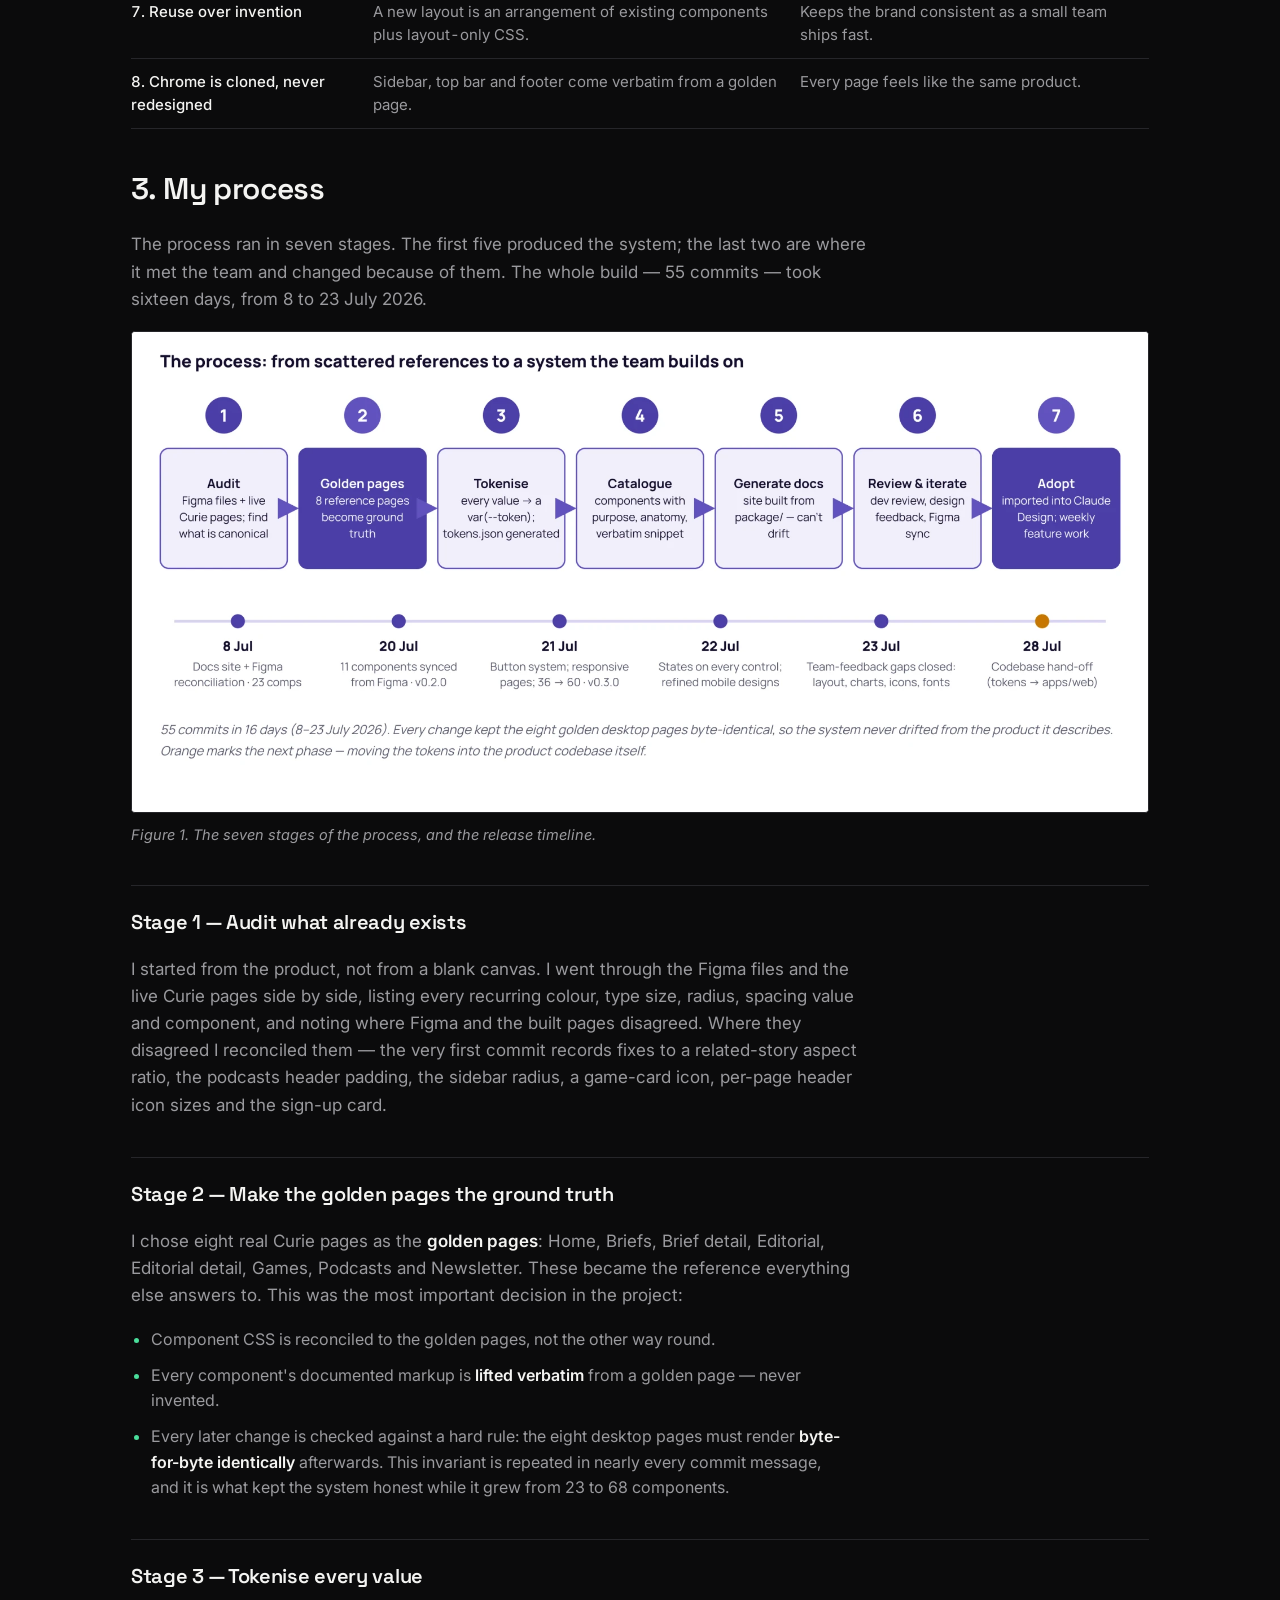
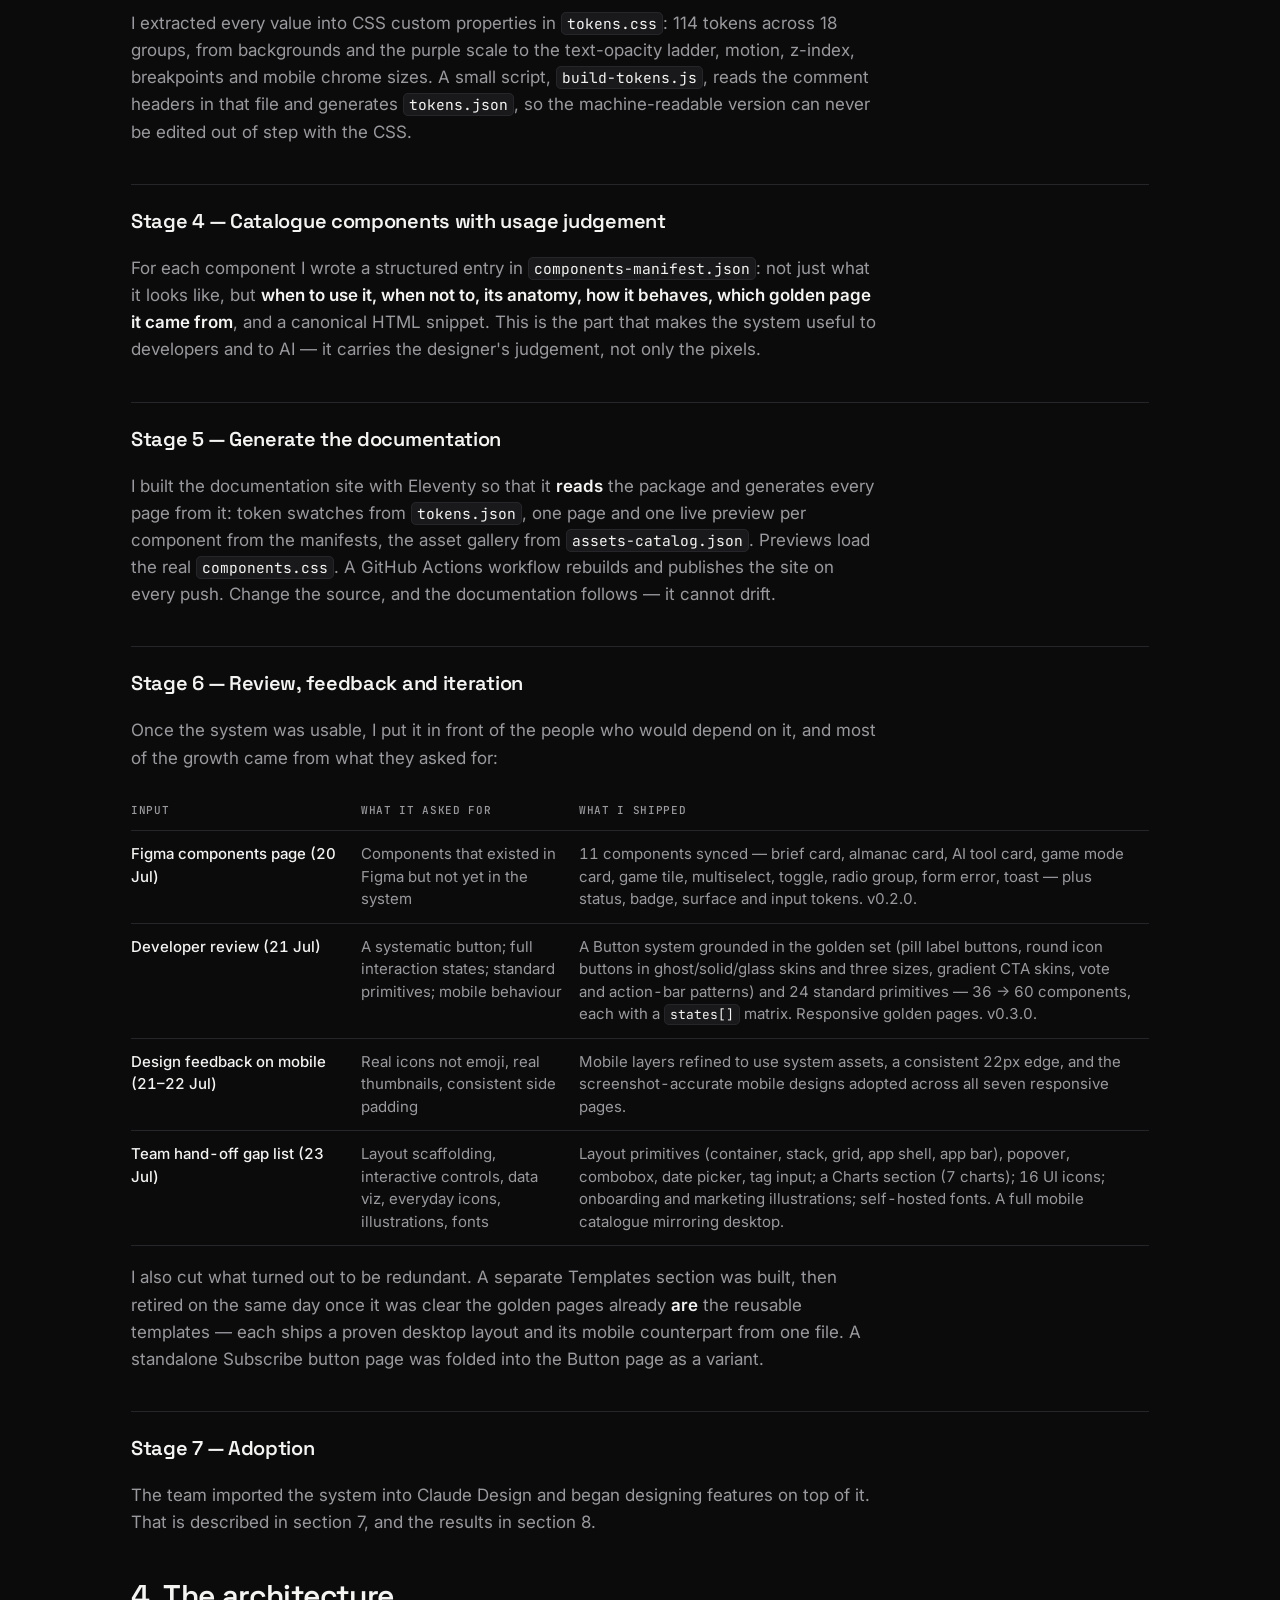
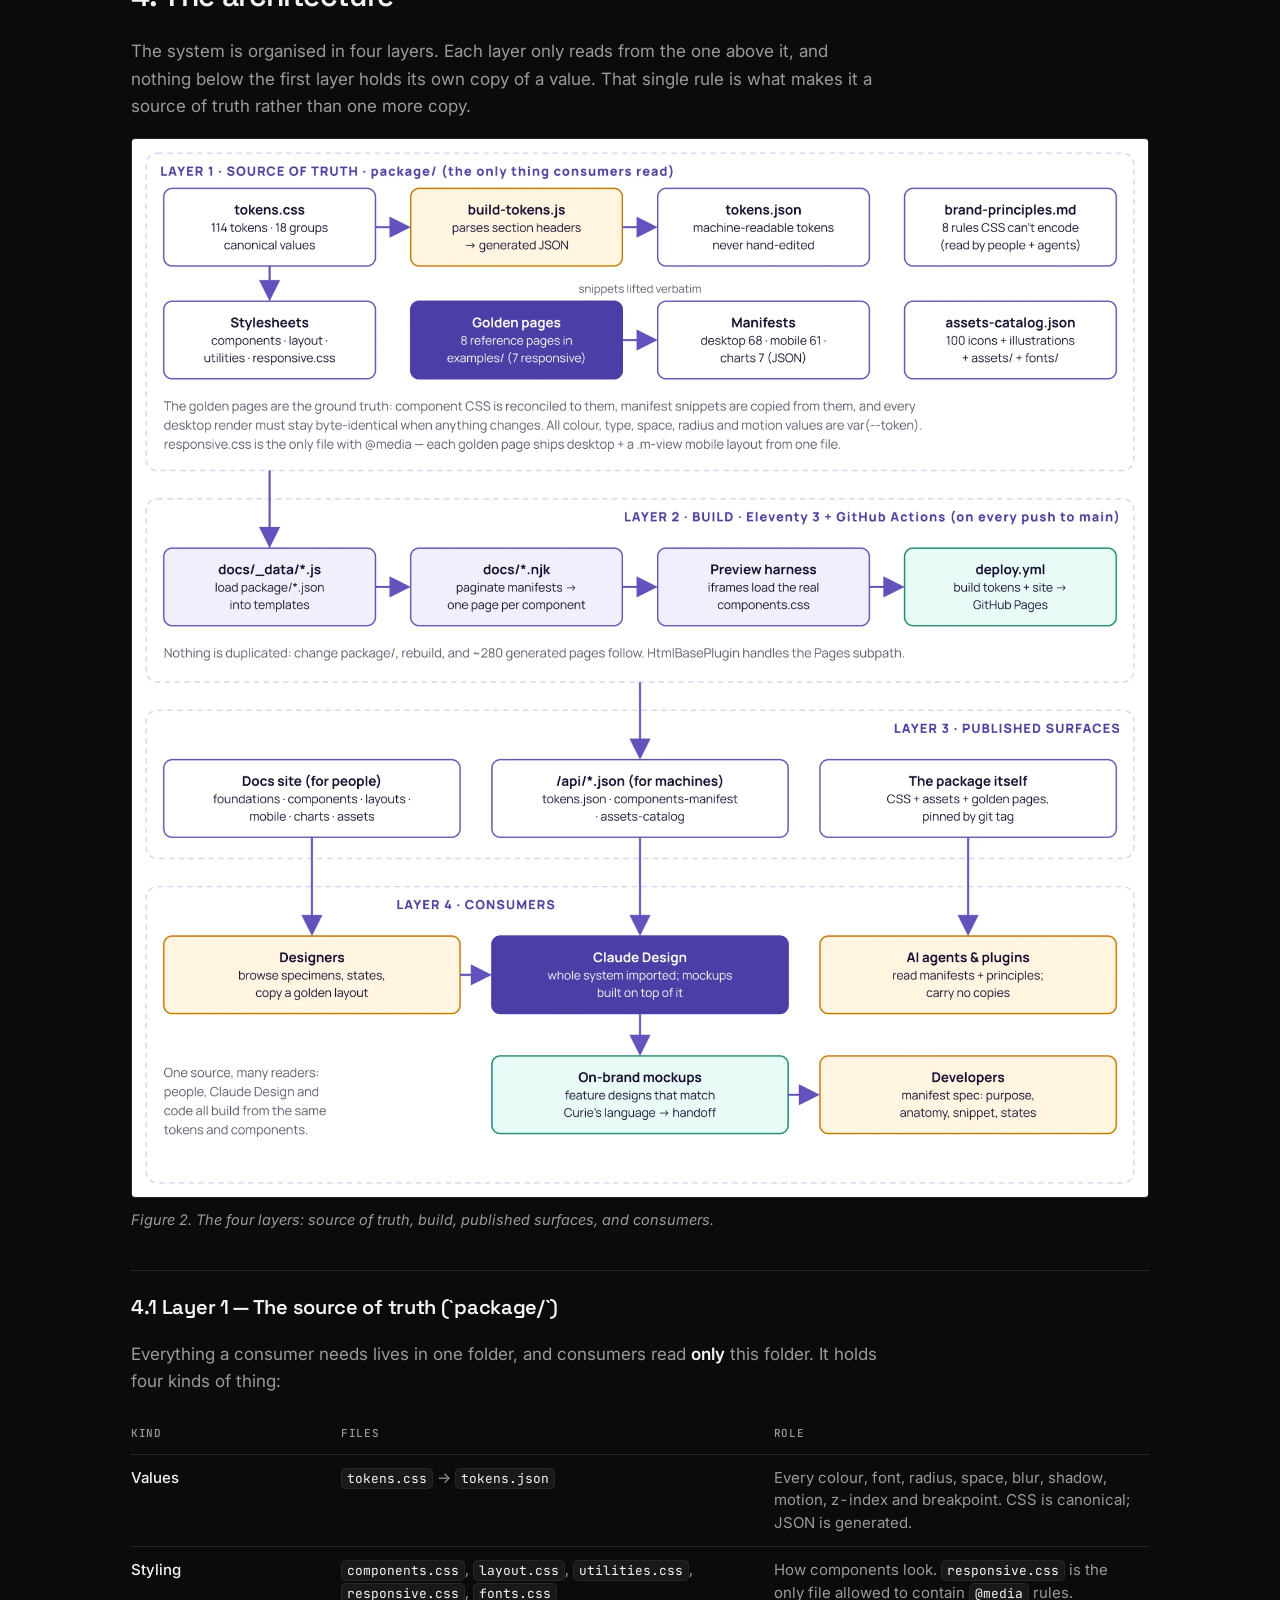
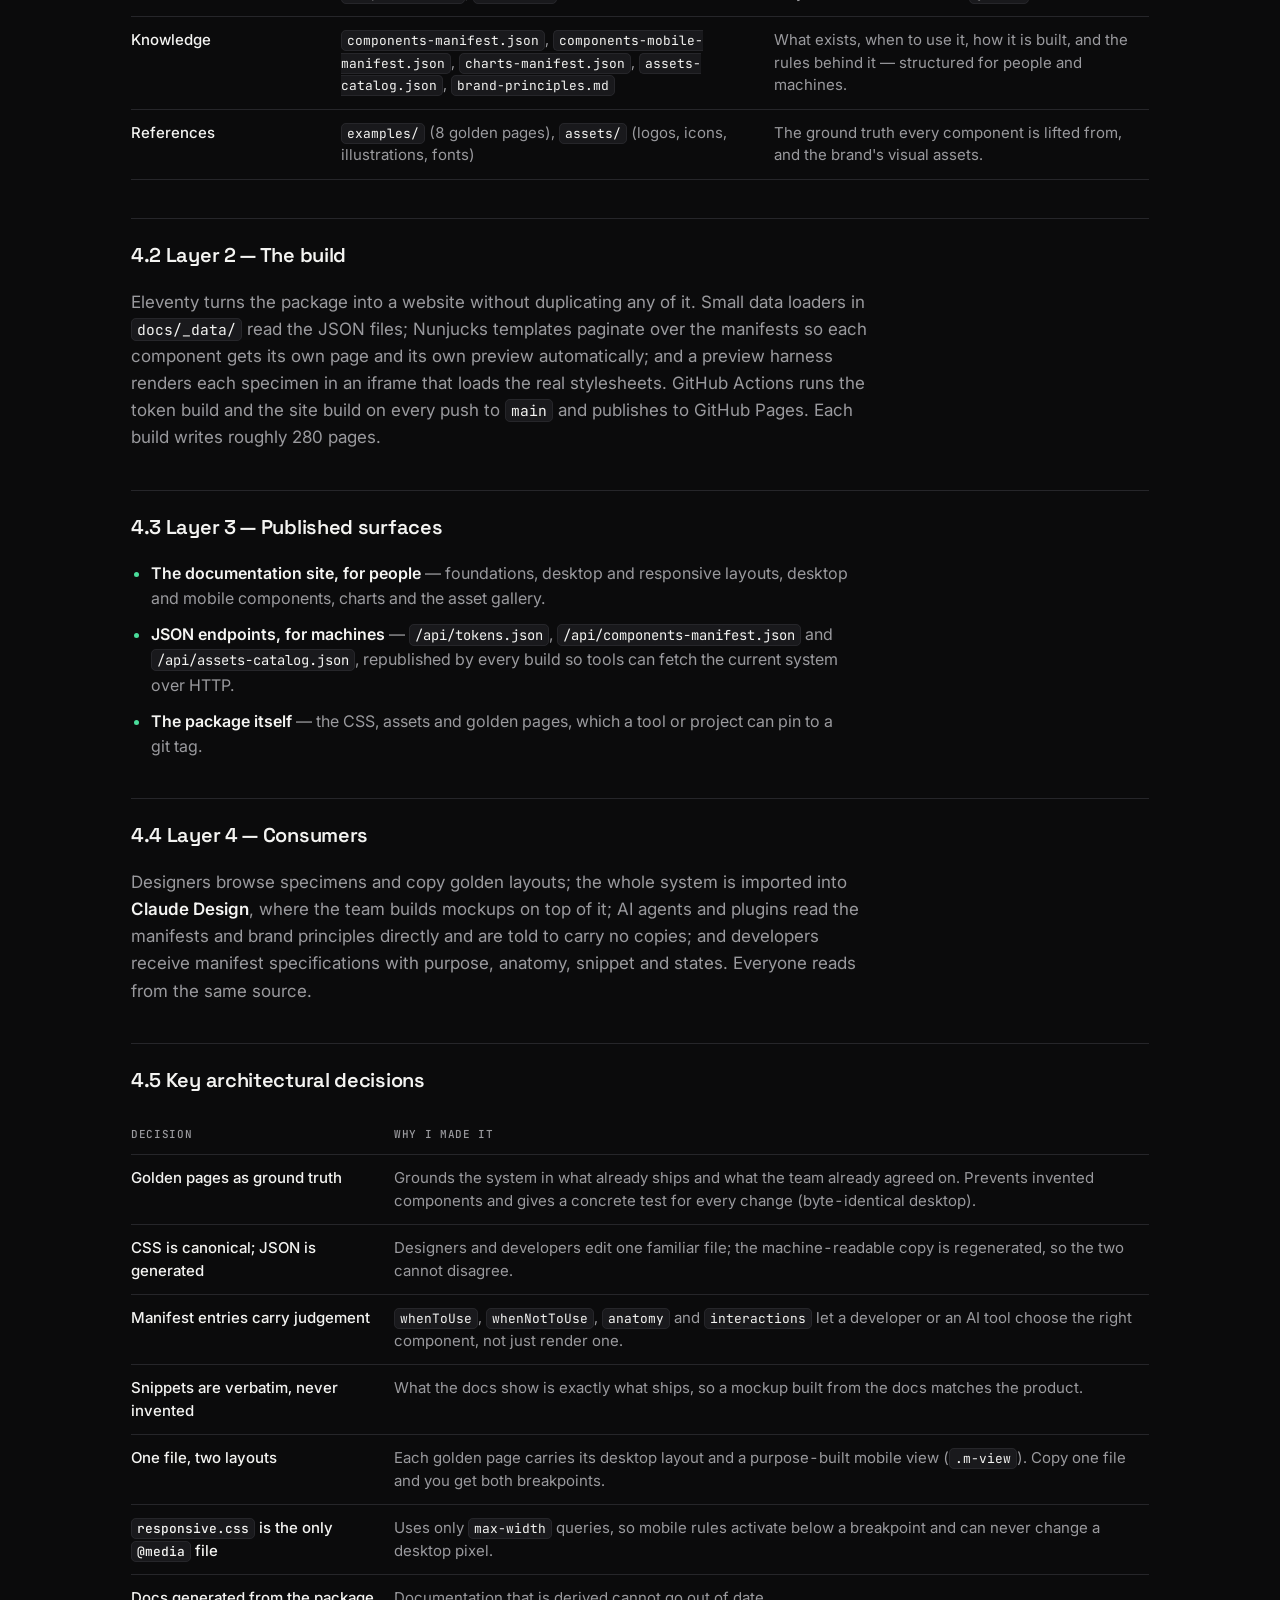
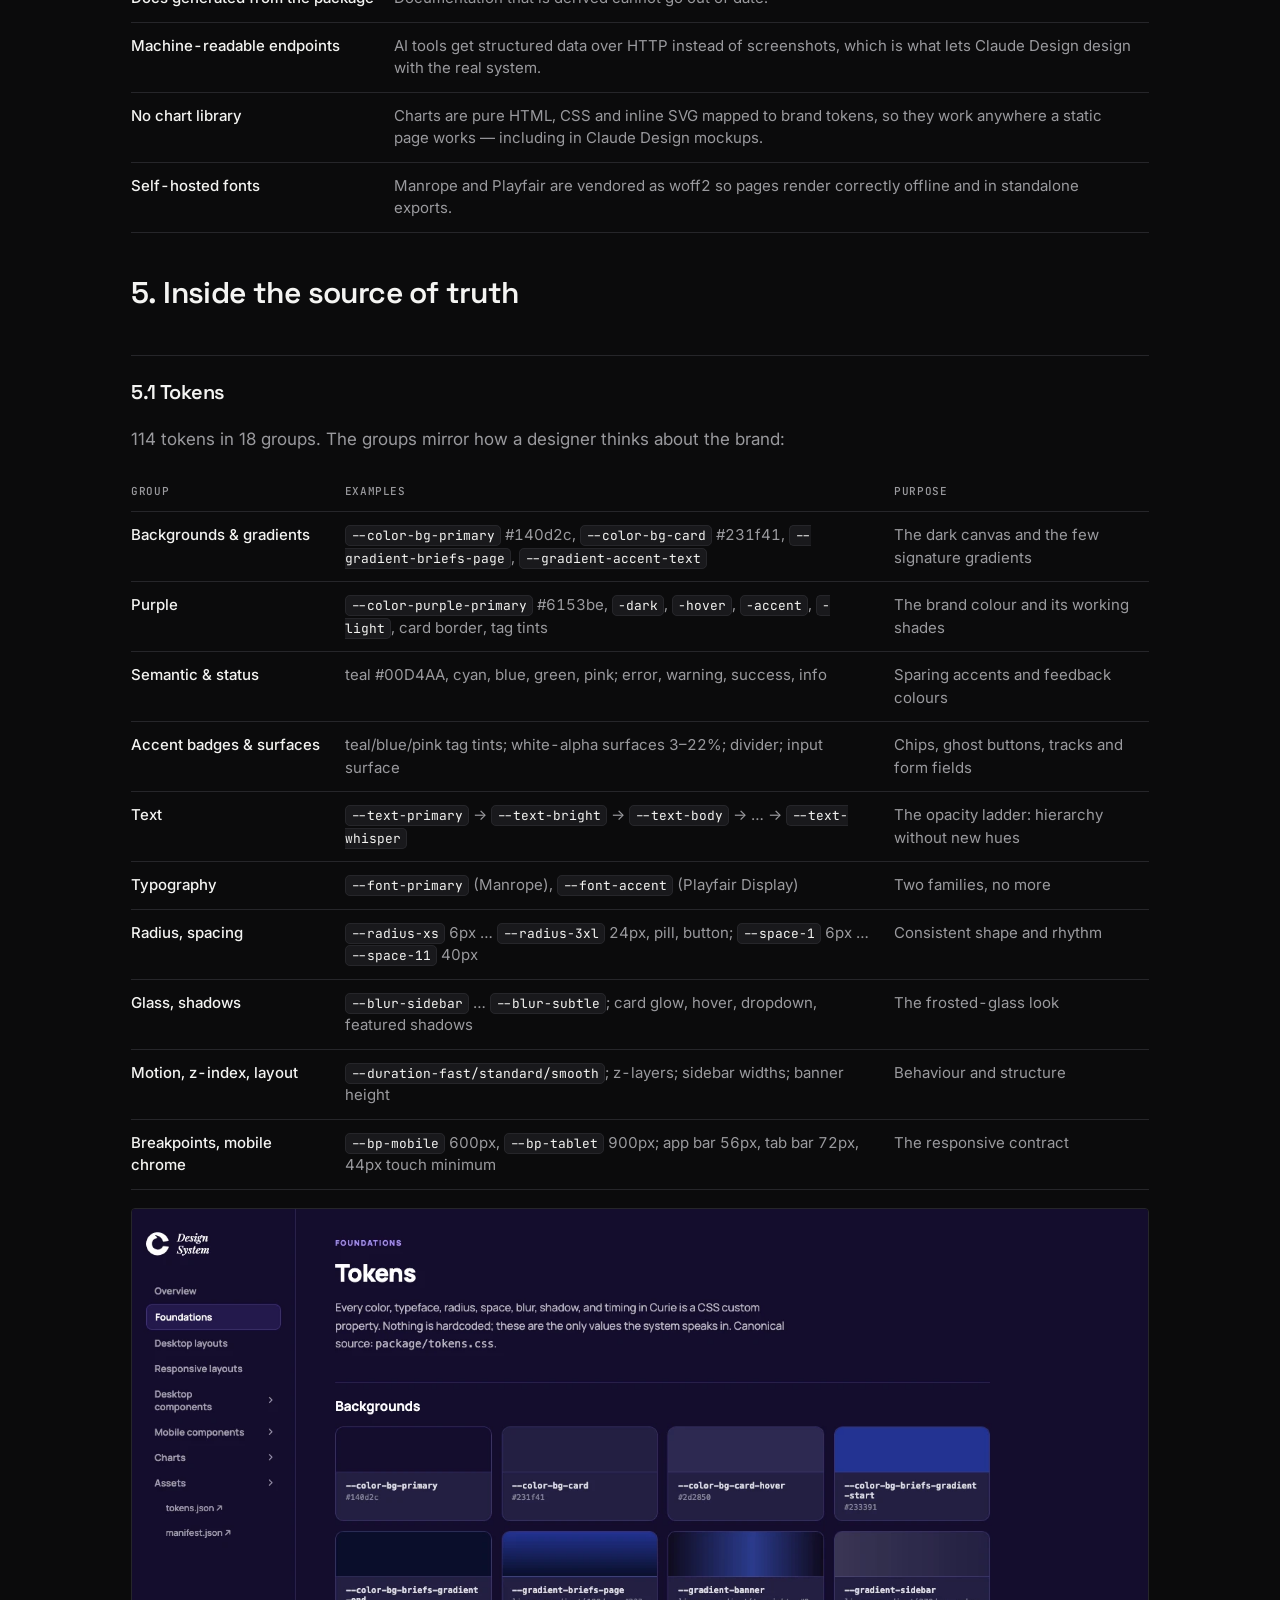
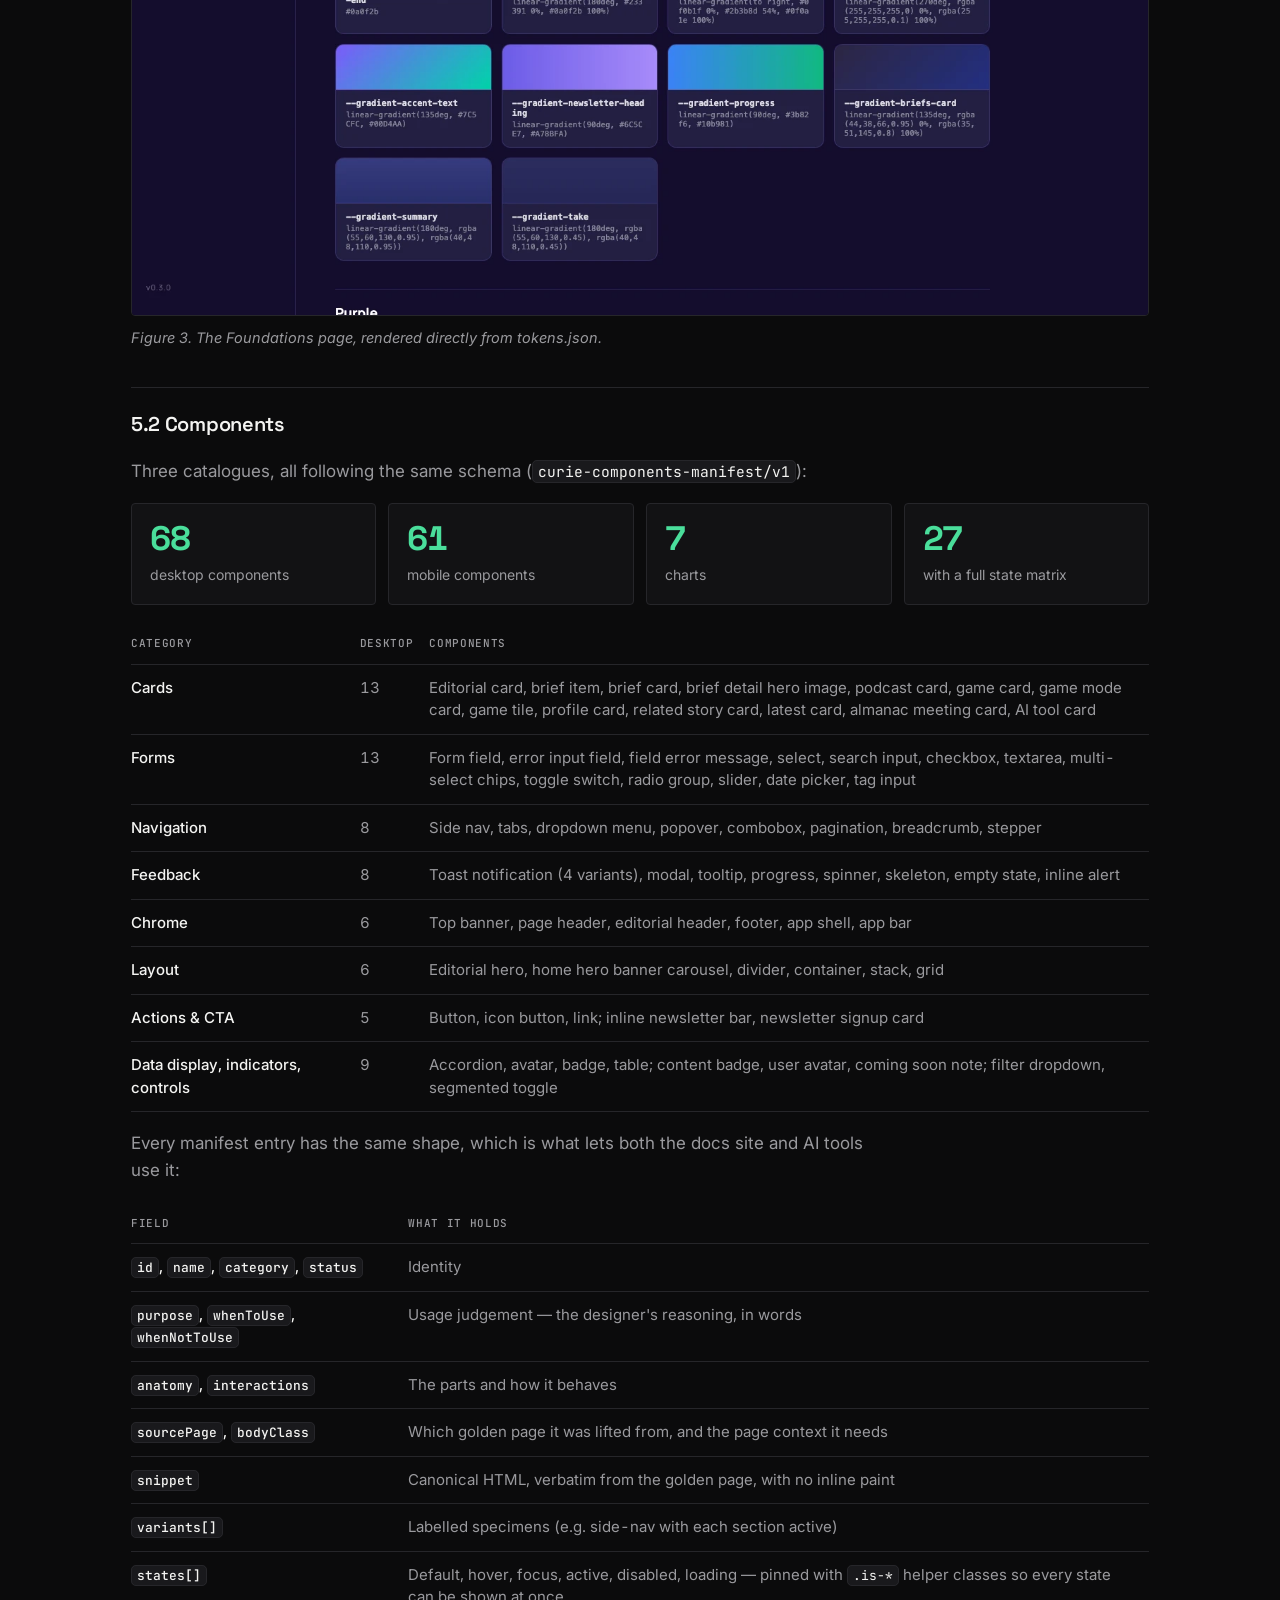
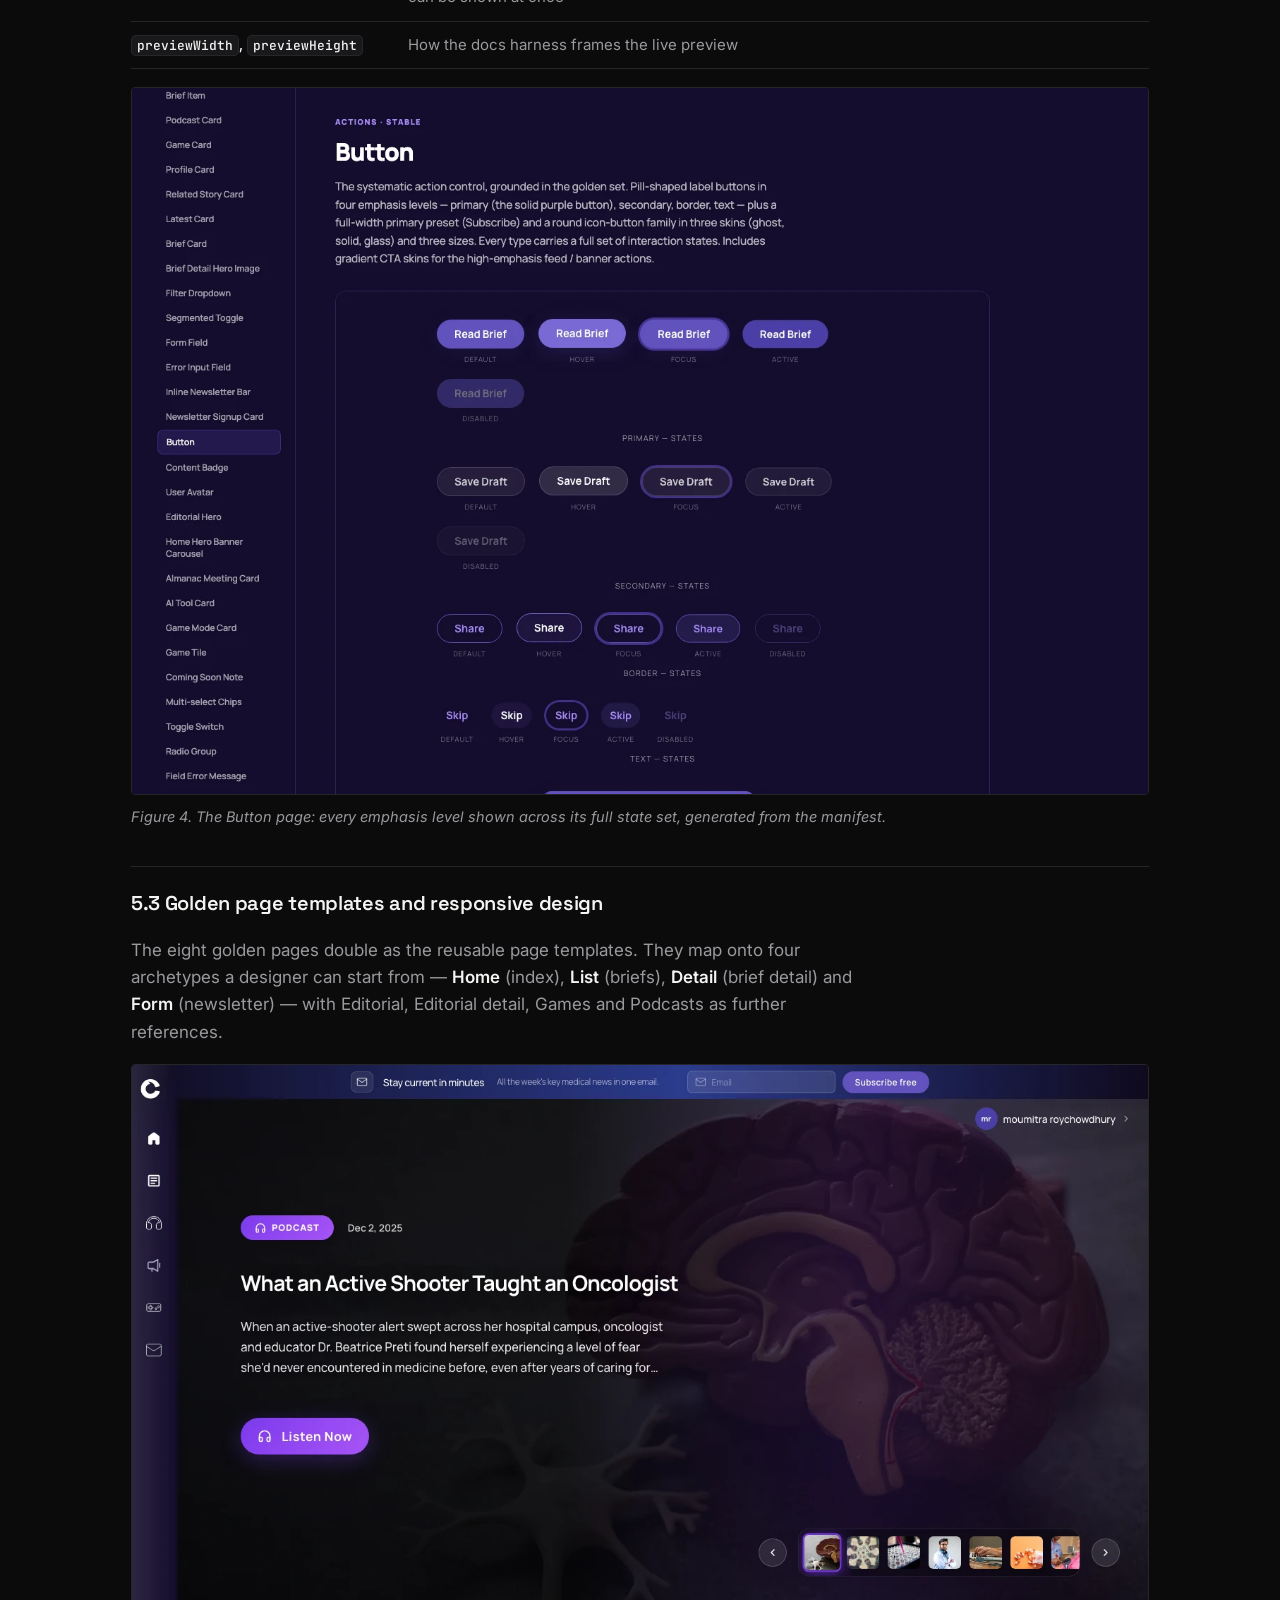
<file: curie-design-system.html>
<!doctype html>
<html lang="en" data-theme="dark">
<head>
<meta charset="utf-8">
<meta name="viewport" content="width=device-width, initial-scale=1">
<title>Curie Design System · Moumita Roy Chowdhury</title>
<meta name="description" content="One source of truth for Curie that people, code and AI design tools all build from.">
<link rel="preconnect" href="https://fonts.googleapis.com">
<link rel="preconnect" href="https://fonts.gstatic.com" crossorigin>
<link rel="stylesheet" href="https://fonts.googleapis.com/css2?family=Space+Grotesk:wght@400;500;600&family=Inter:wght@400;500;600&family=JetBrains+Mono:wght@400;500&family=Instrument+Serif:ital@1&display=swap">
<link rel="stylesheet" href="styles.css?v=20261127185236">
</head>
<body>

<header class="nav">
  <div class="wrap">
    <a class="logo" href="index.html">m.rc/</a>
    <ul id="nav-links">
      <li><a href="index.html">Home</a></li>
      <li><a href="index.html#work">Works</a></li>
      <li><a href="index.html#skills">Skills</a></li>
      <li><a href="index.html#experience">Experience</a></li>
    </ul>
    <a class="btn" href="#contact">Let's talk</a>
    <button class="menu-btn" type="button" aria-expanded="false" aria-controls="nav-links" aria-label="Open menu"><span></span><span></span></button>
  </div>
</header>

<main id="top">
  <section class="wrap case-head">
    <a class="back mono" href="index.html#work">← All works</a>
    <figure class="case-thumb"><img src="images/curie-design-system.webp" alt="Curie and Claude app icons joined by a line beside a tilted list of Curie colour tokens with their hex values"></figure>
    <span class="mono" style="display:block">(04) · Case study · 2026</span>
    <h1>Curie Design System</h1>
    <p class="lede">One source of truth for Curie that people, code and AI design tools all build from.</p>
  </section>

  <article class="wrap case-page"><div class="case">
        <section class="cs-sec prose-block doc-intro no-rule">
          <span class="mono sec-label">CASE STUDY  ·  CURIE DESIGN SYSTEM</span>
          <h3>One source of truth for Curie: building a design system that people, code and AI design tools all build from</h3>
          <p>How I turned Curie's visual language — scattered across Figma files and hand-built pages — into a versioned design system with tokens, 68 desktop and 61 mobile components, responsive page templates, charts, an asset library and a generated documentation site, and how the team now uses it inside Claude Design to produce on-brand mockups every week.</p>
          <div class="facts facts-3">
            <div><span class="mono">Product</span><p>Curie (curie.md), ZoomRx's dark-themed medical-content platform for healthcare professionals: Briefs, Podcasts, Editorial, Games and the Weekly Dose newsletter</p></div>
            <div><span class="mono">What I built</span><p>The Curie Design System: the <code>package/</code> source of truth (tokens, CSS, component manifests, golden page templates, brand principles, assets) and the documentation site generated from it</p></div>
            <div><span class="mono">My role</span><p>Product designer — sole designer and builder of the system, from audit to adoption</p></div>
            <div><span class="mono">Repository</span><p><a href="https://github.com/moumita-roychowdhury-zoomrx/curie-design-system" target="_blank" rel="noopener">github.com/moumita-roychowdhury-zoomrx/curie-design-system</a></p></div>
            <div><span class="mono">Live docs</span><p><a href="https://moumita-roychowdhury-zoomrx.github.io/curie-design-system/" target="_blank" rel="noopener">moumita-roychowdhury-zoomrx.github.io/curie-design-system</a></p></div>
            <div><span class="mono">Timeline</span><p>First commit 8 Jul 2026 · v0.2.0 on 20 Jul · v0.3.0 (responsive) on 21 Jul · team-feedback release on 23 Jul · codebase hand-off prepared 28 Jul 2026</p></div>
            <div><span class="mono">Outcome</span><p>Used by the team as the basis for building features. Imported into Claude Design, where every new mockup is designed on top of it; faster mockups and final designs, and easier handoffs.</p></div>
          </div>
          <div class="big-nums"><div><b>114</b><span>design tokens</span></div><div><b>68 + 61</b><span>desktop + mobile components</span></div><div><b>8</b><span>golden page templates</span></div><div><b>100</b><span>icons &amp; illustrations</span></div><div><b>16 days</b><span>first commit to v0.4 manifest</span></div></div>
          <nav class="toc" aria-label="Contents"><span class="mono">Contents</span><ol>
            <li><a href="#s1">1. The problem statement</a></li>
            <li><a href="#s2">2. Goals and principles</a></li>
            <li><a href="#s3">3. My process</a></li>
            <li><a href="#s4">4. The architecture</a></li>
            <li><a href="#s5">5. Inside the source of truth</a></li>
            <li><a href="#s6">6. The build and the documentation site</a></li>
            <li><a href="#s7">7. How the team uses it today: Claude Design</a></li>
            <li><a href="#s8">8. Outcomes</a></li>
            <li><a href="#s9">9. What I learned</a></li>
            <li><a href="#s10">10. What comes next</a></li>
          </ol></nav>
        </section>

        <section class="cs-sec prose-block" id="s1">
          <h3>1. The problem statement</h3>
          <p>Curie is a small team shipping quickly. In 2026 the product was growing on every surface at once — Briefs, Podcasts, Editorial, Games, the newsletter, and the Play &amp; Learn area — with new features going out almost every week. Curie already had a strong and recognisable look: a dark purple canvas, frosted-glass cards, Manrope with a touch of Playfair Display, purple as the brand colour and teal as a sparing accent. The trouble was that this look only existed <b>implicitly</b>.</p>
          <h4 class="sub">1.1 Where the visual language lived</h4>
          <ul class="doc-list">
            <li><span><b>In Figma files</b>, as screens and a components page — readable by designers, but not by code or by AI tools.</span></li>
            <li><span><b>In hand-built HTML pages</b>, where values were typed in directly: a purple here, a 9.6px spacing there.</span></li>
            <li><span><b>In people's heads</b>, as rules nobody had written down: "Playfair only for a hero headline", "one accent per view", "never a white card".</span></li>
          </ul>
          <h4 class="sub">1.2 What that cost the team</h4>
          <div class="scroll">
            <table class="tbl">
              <thead><tr><th>Symptom</th><th>What it meant in practice</th></tr></thead>
              <tbody>
                <tr><td data-label="Symptom">Every mockup started from scratch</td><td data-label="What it meant in practice">There was no shared kit to design on top of. Each new feature screen meant rebuilding cards, headers and buttons, and re-deciding spacing and colour.</td></tr>
                <tr><td data-label="Symptom">Brand drift</td><td data-label="What it meant in practice">Values were copied by eye, so they drifted. Later, during the codebase hand-off, I measured three different values for "primary purple" in use at the same time: <code>#6153be</code> (the brand), <code>#6153bd</code> (an internal guide) and <code>#8b5cf6</code> (what the app actually rendered).</td></tr>
                <tr><td data-label="Symptom">AI design tools produced generic output</td><td data-label="What it meant in practice">The team was starting to use Claude Design for mockups. Without Curie's tokens, components and rules to work from, it produced its own interpretation — competent, but not Curie.</td></tr>
                <tr><td data-label="Symptom">Unclear handoffs</td><td data-label="What it meant in practice">Developers received screens, not specifications. Hover, focus, disabled and loading states, motion, and mobile behaviour were left to guesswork.</td></tr>
                <tr><td data-label="Symptom">No mobile specification</td><td data-label="What it meant in practice">Curie was designed desktop-first. There was no agreed answer for how each page should behave on a phone.</td></tr>
                <tr><td data-label="Symptom">Gaps found late</td><td data-label="What it meant in practice">Common patterns — a systematic button, form states, modals, tabs, charts, everyday UI icons — did not exist as reusable pieces, so each feature invented its own.</td></tr>
              </tbody>
            </table>
          </div>
          <div class="callout"><b>The problem in one sentence</b><p>Curie had a distinctive design language but no single, machine-readable source of truth for it — so every designer, developer and AI tool had to re-interpret it, and every re-interpretation was a chance for the product to drift off-brand and for work to slow down.</p></div>
        </section>

        <section class="cs-sec prose-block" id="s2">
          <h3>2. Goals and principles</h3>
          <p>I set out to build a system that would serve three kinds of reader equally: <b>designers</b> who need to see and copy, <b>developers</b> who need exact specifications, and <b>AI tools</b> that need structured data rather than pictures. That led to five goals:</p>
          <ol class="walk">
            <li><span><b>One source of truth.</b> Every colour, font, radius, space, shadow and timing is defined once, as a token, and everything else refers to it.</span></li>
            <li><span><b>Grounded in the real product.</b> Nothing invented. Components are lifted from pages that already ship and that the team already agreed on.</span></li>
            <li><span><b>Readable by machines as well as people.</b> The catalogue is structured JSON with usage guidance, not only a visual gallery.</span></li>
            <li><span><b>Documentation that cannot drift.</b> The docs site is generated from the source, never written separately.</span></li>
            <li><span><b>Complete enough to design on.</b> States, mobile layouts, charts, icons and fonts included — so a designer never has to step outside the system to finish a screen.</span></li>
          </ol>
          <h4 class="sub">2.1 The eight brand principles</h4>
          <p>Tokens capture values; they cannot capture judgement. So I wrote down the rules CSS cannot encode in <code>brand-principles.md</code>. It deliberately never repeats a token value — it points to them — and it is written to be read by people and by design agents alike.</p>
          <div class="scroll">
            <table class="tbl">
              <thead><tr><th>Principle</th><th>The rule</th><th>Why it matters for Curie</th></tr></thead>
              <tbody>
                <tr><td data-label="Principle">1. Dark canvas, always</td><td data-label="The rule">Every page sits on <code>--color-bg-primary</code>; panels float dark-on-dark. No white cards, no light sections.</td><td data-label="Why it matters for Curie">Sets Curie apart from clinical white interfaces; easier on the eyes between patients and on night shifts.</td></tr>
                <tr><td data-label="Principle">2. Two fonts, no more</td><td data-label="The rule">Manrope for everything; Playfair Display only for a hero headline, pull quote or single display number.</td><td data-label="Why it matters for Curie">Manrope stays readable small on phones; a touch of Playfair adds editorial authority.</td></tr>
                <tr><td data-label="Principle">3. Colour only from tokens</td><td data-label="The rule">Never a raw hex. The <code>--text-*</code> opacity ladder is the hierarchy device. Purple leads; teal, cyan, blue, green, pink are sparing accents.</td><td data-label="Why it matters for Curie">Keeps pages calm and the brand recognisable.</td></tr>
                <tr><td data-label="Principle">4. Restraint</td><td data-label="The rule">One accent gesture per view.</td><td data-label="Why it matters for Curie">Over-decoration reads as off-brand faster than anything else.</td></tr>
                <tr><td data-label="Principle">5. Glass via existing components</td><td data-label="The rule">Frosted cards come from reusing <code>.card</code>, <code>.editorial-card</code>, <code>.brief-item</code>… not re-deriving the recipe.</td><td data-label="Why it matters for Curie">Depth on a dark canvas, consistent everywhere.</td></tr>
                <tr><td data-label="Principle">6. Hover on every interactive</td><td data-label="The rule">Every clickable has a hover state timed by <code>--duration-*</code>.</td><td data-label="Why it matters for Curie">Makes interactivity obvious on dense content pages.</td></tr>
                <tr><td data-label="Principle">7. Reuse over invention</td><td data-label="The rule">A new layout is an arrangement of existing components plus layout-only CSS.</td><td data-label="Why it matters for Curie">Keeps the brand consistent as a small team ships fast.</td></tr>
                <tr><td data-label="Principle">8. Chrome is cloned, never redesigned</td><td data-label="The rule">Sidebar, top bar and footer come verbatim from a golden page.</td><td data-label="Why it matters for Curie">Every page feels like the same product.</td></tr>
              </tbody>
            </table>
          </div>
        </section>

        <section class="cs-sec prose-block" id="s3">
          <h3>3. My process</h3>
          <p>The process ran in seven stages. The first five produced the system; the last two are where it met the team and changed because of them. The whole build — 55 commits — took sixteen days, from 8 to 23 July 2026.</p>
          <figure class="doc-fig"><a href="images/curie-design-system/process.webp" target="_blank" rel="noopener"><img src="images/curie-design-system/process.webp" width="1800" height="850" loading="lazy" alt="The seven stages of the process, and the release timeline"></a><figcaption><em>Figure 1. The seven stages of the process, and the release timeline.</em></figcaption></figure>
          <h4 class="sub">Stage 1 — Audit what already exists</h4>
          <p>I started from the product, not from a blank canvas. I went through the Figma files and the live Curie pages side by side, listing every recurring colour, type size, radius, spacing value and component, and noting where Figma and the built pages disagreed. Where they disagreed I reconciled them — the very first commit records fixes to a related-story aspect ratio, the podcasts header padding, the sidebar radius, a game-card icon, per-page header icon sizes and the sign-up card.</p>
          <h4 class="sub">Stage 2 — Make the golden pages the ground truth</h4>
          <p>I chose eight real Curie pages as the <b>golden pages</b>: Home, Briefs, Brief detail, Editorial, Editorial detail, Games, Podcasts and Newsletter. These became the reference everything else answers to. This was the most important decision in the project:</p>
          <ul class="doc-list">
            <li><span>Component CSS is reconciled to the golden pages, not the other way round.</span></li>
            <li><span>Every component's documented markup is <b>lifted verbatim</b> from a golden page — never invented.</span></li>
            <li><span>Every later change is checked against a hard rule: the eight desktop pages must render <b>byte-for-byte identically</b> afterwards. This invariant is repeated in nearly every commit message, and it is what kept the system honest while it grew from 23 to 68 components.</span></li>
          </ul>
          <h4 class="sub">Stage 3 — Tokenise every value</h4>
          <p>I extracted every value into CSS custom properties in <code>tokens.css</code>: 114 tokens across 18 groups, from backgrounds and the purple scale to the text-opacity ladder, motion, z-index, breakpoints and mobile chrome sizes. A small script, <code>build-tokens.js</code>, reads the comment headers in that file and generates <code>tokens.json</code>, so the machine-readable version can never be edited out of step with the CSS.</p>
          <h4 class="sub">Stage 4 — Catalogue components with usage judgement</h4>
          <p>For each component I wrote a structured entry in <code>components-manifest.json</code>: not just what it looks like, but <b>when to use it, when not to, its anatomy, how it behaves, which golden page it came from</b>, and a canonical HTML snippet. This is the part that makes the system useful to developers and to AI — it carries the designer's judgement, not only the pixels.</p>
          <h4 class="sub">Stage 5 — Generate the documentation</h4>
          <p>I built the documentation site with Eleventy so that it <b>reads</b> the package and generates every page from it: token swatches from <code>tokens.json</code>, one page and one live preview per component from the manifests, the asset gallery from <code>assets-catalog.json</code>. Previews load the real <code>components.css</code>. A GitHub Actions workflow rebuilds and publishes the site on every push. Change the source, and the documentation follows — it cannot drift.</p>
          <h4 class="sub">Stage 6 — Review, feedback and iteration</h4>
          <p>Once the system was usable, I put it in front of the people who would depend on it, and most of the growth came from what they asked for:</p>
          <div class="scroll">
            <table class="tbl">
              <thead><tr><th>Input</th><th>What it asked for</th><th>What I shipped</th></tr></thead>
              <tbody>
                <tr><td data-label="Input">Figma components page (20 Jul)</td><td data-label="What it asked for">Components that existed in Figma but not yet in the system</td><td data-label="What I shipped">11 components synced — brief card, almanac card, AI tool card, game mode card, game tile, multiselect, toggle, radio group, form error, toast — plus status, badge, surface and input tokens. v0.2.0.</td></tr>
                <tr><td data-label="Input">Developer review (21 Jul)</td><td data-label="What it asked for">A systematic button; full interaction states; standard primitives; mobile behaviour</td><td data-label="What I shipped">A Button system grounded in the golden set (pill label buttons, round icon buttons in ghost/solid/glass skins and three sizes, gradient CTA skins, vote and action-bar patterns) and 24 standard primitives — 36 → 60 components, each with a <code>states[]</code> matrix. Responsive golden pages. v0.3.0.</td></tr>
                <tr><td data-label="Input">Design feedback on mobile (21–22 Jul)</td><td data-label="What it asked for">Real icons not emoji, real thumbnails, consistent side padding</td><td data-label="What I shipped">Mobile layers refined to use system assets, a consistent 22px edge, and the screenshot-accurate mobile designs adopted across all seven responsive pages.</td></tr>
                <tr><td data-label="Input">Team hand-off gap list (23 Jul)</td><td data-label="What it asked for">Layout scaffolding, interactive controls, data viz, everyday icons, illustrations, fonts</td><td data-label="What I shipped">Layout primitives (container, stack, grid, app shell, app bar), popover, combobox, date picker, tag input; a Charts section (7 charts); 16 UI icons; onboarding and marketing illustrations; self-hosted fonts. A full mobile catalogue mirroring desktop.</td></tr>
              </tbody>
            </table>
          </div>
          <p>I also cut what turned out to be redundant. A separate Templates section was built, then retired on the same day once it was clear the golden pages already <b>are</b> the reusable templates — each ships a proven desktop layout and its mobile counterpart from one file. A standalone Subscribe button page was folded into the Button page as a variant.</p>
          <h4 class="sub">Stage 7 — Adoption</h4>
          <p>The team imported the system into Claude Design and began designing features on top of it. That is described in section 7, and the results in section 8.</p>
        </section>

        <section class="cs-sec prose-block" id="s4">
          <h3>4. The architecture</h3>
          <p>The system is organised in four layers. Each layer only reads from the one above it, and nothing below the first layer holds its own copy of a value. That single rule is what makes it a source of truth rather than one more copy.</p>
          <figure class="doc-fig"><a href="images/curie-design-system/architecture.webp" target="_blank" rel="noopener"><img src="images/curie-design-system/architecture.webp" width="1800" height="1875" loading="lazy" alt="The four layers: source of truth, build, published surfaces, and consumers"></a><figcaption><em>Figure 2. The four layers: source of truth, build, published surfaces, and consumers.</em></figcaption></figure>
          <h4 class="sub">4.1 Layer 1 — The source of truth (`package/`)</h4>
          <p>Everything a consumer needs lives in one folder, and consumers read <b>only</b> this folder. It holds four kinds of thing:</p>
          <div class="scroll">
            <table class="tbl">
              <thead><tr><th>Kind</th><th>Files</th><th>Role</th></tr></thead>
              <tbody>
                <tr><td data-label="Kind">Values</td><td data-label="Files"><code>tokens.css</code> → <code>tokens.json</code></td><td data-label="Role">Every colour, font, radius, space, blur, shadow, motion, z-index and breakpoint. CSS is canonical; JSON is generated.</td></tr>
                <tr><td data-label="Kind">Styling</td><td data-label="Files"><code>components.css</code>, <code>layout.css</code>, <code>utilities.css</code>, <code>responsive.css</code>, <code>fonts.css</code></td><td data-label="Role">How components look. <code>responsive.css</code> is the only file allowed to contain <code>@media</code> rules.</td></tr>
                <tr><td data-label="Kind">Knowledge</td><td data-label="Files"><code>components-manifest.json</code>, <code>components-mobile-manifest.json</code>, <code>charts-manifest.json</code>, <code>assets-catalog.json</code>, <code>brand-principles.md</code></td><td data-label="Role">What exists, when to use it, how it is built, and the rules behind it — structured for people and machines.</td></tr>
                <tr><td data-label="Kind">References</td><td data-label="Files"><code>examples/</code> (8 golden pages), <code>assets/</code> (logos, icons, illustrations, fonts)</td><td data-label="Role">The ground truth every component is lifted from, and the brand's visual assets.</td></tr>
              </tbody>
            </table>
          </div>
          <h4 class="sub">4.2 Layer 2 — The build</h4>
          <p>Eleventy turns the package into a website without duplicating any of it. Small data loaders in <code>docs/_data/</code> read the JSON files; Nunjucks templates paginate over the manifests so each component gets its own page and its own preview automatically; and a preview harness renders each specimen in an iframe that loads the real stylesheets. GitHub Actions runs the token build and the site build on every push to <code>main</code> and publishes to GitHub Pages. Each build writes roughly 280 pages.</p>
          <h4 class="sub">4.3 Layer 3 — Published surfaces</h4>
          <ul class="doc-list">
            <li><span><b>The documentation site, for people</b> — foundations, desktop and responsive layouts, desktop and mobile components, charts and the asset gallery.</span></li>
            <li><span><b>JSON endpoints, for machines</b> — <code>/api/tokens.json</code>, <code>/api/components-manifest.json</code> and <code>/api/assets-catalog.json</code>, republished by every build so tools can fetch the current system over HTTP.</span></li>
            <li><span><b>The package itself</b> — the CSS, assets and golden pages, which a tool or project can pin to a git tag.</span></li>
          </ul>
          <h4 class="sub">4.4 Layer 4 — Consumers</h4>
          <p>Designers browse specimens and copy golden layouts; the whole system is imported into <b>Claude Design</b>, where the team builds mockups on top of it; AI agents and plugins read the manifests and brand principles directly and are told to carry no copies; and developers receive manifest specifications with purpose, anatomy, snippet and states. Everyone reads from the same source.</p>
          <h4 class="sub">4.5 Key architectural decisions</h4>
          <div class="scroll">
            <table class="tbl">
              <thead><tr><th>Decision</th><th>Why I made it</th></tr></thead>
              <tbody>
                <tr><td data-label="Decision">Golden pages as ground truth</td><td data-label="Why I made it">Grounds the system in what already ships and what the team already agreed on. Prevents invented components and gives a concrete test for every change (byte-identical desktop).</td></tr>
                <tr><td data-label="Decision">CSS is canonical; JSON is generated</td><td data-label="Why I made it">Designers and developers edit one familiar file; the machine-readable copy is regenerated, so the two cannot disagree.</td></tr>
                <tr><td data-label="Decision">Manifest entries carry judgement</td><td data-label="Why I made it"><code>whenToUse</code>, <code>whenNotToUse</code>, <code>anatomy</code> and <code>interactions</code> let a developer or an AI tool choose the right component, not just render one.</td></tr>
                <tr><td data-label="Decision">Snippets are verbatim, never invented</td><td data-label="Why I made it">What the docs show is exactly what ships, so a mockup built from the docs matches the product.</td></tr>
                <tr><td data-label="Decision">One file, two layouts</td><td data-label="Why I made it">Each golden page carries its desktop layout and a purpose-built mobile view (<code>.m-view</code>). Copy one file and you get both breakpoints.</td></tr>
                <tr><td data-label="Decision"><code>responsive.css</code> is the only <code>@media</code> file</td><td data-label="Why I made it">Uses only <code>max-width</code> queries, so mobile rules activate below a breakpoint and can never change a desktop pixel.</td></tr>
                <tr><td data-label="Decision">Docs generated from the package</td><td data-label="Why I made it">Documentation that is derived cannot go out of date.</td></tr>
                <tr><td data-label="Decision">Machine-readable endpoints</td><td data-label="Why I made it">AI tools get structured data over HTTP instead of screenshots, which is what lets Claude Design design with the real system.</td></tr>
                <tr><td data-label="Decision">No chart library</td><td data-label="Why I made it">Charts are pure HTML, CSS and inline SVG mapped to brand tokens, so they work anywhere a static page works — including in Claude Design mockups.</td></tr>
                <tr><td data-label="Decision">Self-hosted fonts</td><td data-label="Why I made it">Manrope and Playfair are vendored as woff2 so pages render correctly offline and in standalone exports.</td></tr>
              </tbody>
            </table>
          </div>
        </section>

        <section class="cs-sec prose-block" id="s5">
          <h3>5. Inside the source of truth</h3>
          <h4 class="sub">5.1 Tokens</h4>
          <p>114 tokens in 18 groups. The groups mirror how a designer thinks about the brand:</p>
          <div class="scroll">
            <table class="tbl">
              <thead><tr><th>Group</th><th>Examples</th><th>Purpose</th></tr></thead>
              <tbody>
                <tr><td data-label="Group">Backgrounds &amp; gradients</td><td data-label="Examples"><code>--color-bg-primary</code> #140d2c, <code>--color-bg-card</code> #231f41, <code>--gradient-briefs-page</code>, <code>--gradient-accent-text</code></td><td data-label="Purpose">The dark canvas and the few signature gradients</td></tr>
                <tr><td data-label="Group">Purple</td><td data-label="Examples"><code>--color-purple-primary</code> #6153be, <code>-dark</code>, <code>-hover</code>, <code>-accent</code>, <code>-light</code>, card border, tag tints</td><td data-label="Purpose">The brand colour and its working shades</td></tr>
                <tr><td data-label="Group">Semantic &amp; status</td><td data-label="Examples">teal #00D4AA, cyan, blue, green, pink; error, warning, success, info</td><td data-label="Purpose">Sparing accents and feedback colours</td></tr>
                <tr><td data-label="Group">Accent badges &amp; surfaces</td><td data-label="Examples">teal/blue/pink tag tints; white-alpha surfaces 3–22%; divider; input surface</td><td data-label="Purpose">Chips, ghost buttons, tracks and form fields</td></tr>
                <tr><td data-label="Group">Text</td><td data-label="Examples"><code>--text-primary</code> → <code>--text-bright</code> → <code>--text-body</code> → … → <code>--text-whisper</code></td><td data-label="Purpose">The opacity ladder: hierarchy without new hues</td></tr>
                <tr><td data-label="Group">Typography</td><td data-label="Examples"><code>--font-primary</code> (Manrope), <code>--font-accent</code> (Playfair Display)</td><td data-label="Purpose">Two families, no more</td></tr>
                <tr><td data-label="Group">Radius, spacing</td><td data-label="Examples"><code>--radius-xs</code> 6px … <code>--radius-3xl</code> 24px, pill, button; <code>--space-1</code> 6px … <code>--space-11</code> 40px</td><td data-label="Purpose">Consistent shape and rhythm</td></tr>
                <tr><td data-label="Group">Glass, shadows</td><td data-label="Examples"><code>--blur-sidebar</code> … <code>--blur-subtle</code>; card glow, hover, dropdown, featured shadows</td><td data-label="Purpose">The frosted-glass look</td></tr>
                <tr><td data-label="Group">Motion, z-index, layout</td><td data-label="Examples"><code>--duration-fast/standard/smooth</code>; z-layers; sidebar widths; banner height</td><td data-label="Purpose">Behaviour and structure</td></tr>
                <tr><td data-label="Group">Breakpoints, mobile chrome</td><td data-label="Examples"><code>--bp-mobile</code> 600px, <code>--bp-tablet</code> 900px; app bar 56px, tab bar 72px, 44px touch minimum</td><td data-label="Purpose">The responsive contract</td></tr>
              </tbody>
            </table>
          </div>
          <figure class="doc-fig"><a href="images/curie-design-system/foundations.webp" target="_blank" rel="noopener"><img src="images/curie-design-system/foundations.webp" width="1440" height="1000" loading="lazy" alt="The Foundations page, rendered directly from tokens.json"></a><figcaption><em>Figure 3. The Foundations page, rendered directly from tokens.json.</em></figcaption></figure>
          <h4 class="sub">5.2 Components</h4>
          <p>Three catalogues, all following the same schema (<code>curie-components-manifest/v1</code>):</p>
          <div class="big-nums"><div><b>68</b><span>desktop components</span></div><div><b>61</b><span>mobile components</span></div><div><b>7</b><span>charts</span></div><div><b>27</b><span>with a full state matrix</span></div></div>
          <div class="scroll">
            <table class="tbl">
              <thead><tr><th>Category</th><th>Desktop</th><th>Components</th></tr></thead>
              <tbody>
                <tr><td data-label="Category">Cards</td><td data-label="Desktop">13</td><td data-label="Components">Editorial card, brief item, brief card, brief detail hero image, podcast card, game card, game mode card, game tile, profile card, related story card, latest card, almanac meeting card, AI tool card</td></tr>
                <tr><td data-label="Category">Forms</td><td data-label="Desktop">13</td><td data-label="Components">Form field, error input field, field error message, select, search input, checkbox, textarea, multi-select chips, toggle switch, radio group, slider, date picker, tag input</td></tr>
                <tr><td data-label="Category">Navigation</td><td data-label="Desktop">8</td><td data-label="Components">Side nav, tabs, dropdown menu, popover, combobox, pagination, breadcrumb, stepper</td></tr>
                <tr><td data-label="Category">Feedback</td><td data-label="Desktop">8</td><td data-label="Components">Toast notification (4 variants), modal, tooltip, progress, spinner, skeleton, empty state, inline alert</td></tr>
                <tr><td data-label="Category">Chrome</td><td data-label="Desktop">6</td><td data-label="Components">Top banner, page header, editorial header, footer, app shell, app bar</td></tr>
                <tr><td data-label="Category">Layout</td><td data-label="Desktop">6</td><td data-label="Components">Editorial hero, home hero banner carousel, divider, container, stack, grid</td></tr>
                <tr><td data-label="Category">Actions &amp; CTA</td><td data-label="Desktop">5</td><td data-label="Components">Button, icon button, link; inline newsletter bar, newsletter signup card</td></tr>
                <tr><td data-label="Category">Data display, indicators, controls</td><td data-label="Desktop">9</td><td data-label="Components">Accordion, avatar, badge, table; content badge, user avatar, coming soon note; filter dropdown, segmented toggle</td></tr>
              </tbody>
            </table>
          </div>
          <p>Every manifest entry has the same shape, which is what lets both the docs site and AI tools use it:</p>
          <div class="scroll">
            <table class="tbl">
              <thead><tr><th>Field</th><th>What it holds</th></tr></thead>
              <tbody>
                <tr><td data-label="Field"><code>id</code>, <code>name</code>, <code>category</code>, <code>status</code></td><td data-label="What it holds">Identity</td></tr>
                <tr><td data-label="Field"><code>purpose</code>, <code>whenToUse</code>, <code>whenNotToUse</code></td><td data-label="What it holds">Usage judgement — the designer's reasoning, in words</td></tr>
                <tr><td data-label="Field"><code>anatomy</code>, <code>interactions</code></td><td data-label="What it holds">The parts and how it behaves</td></tr>
                <tr><td data-label="Field"><code>sourcePage</code>, <code>bodyClass</code></td><td data-label="What it holds">Which golden page it was lifted from, and the page context it needs</td></tr>
                <tr><td data-label="Field"><code>snippet</code></td><td data-label="What it holds">Canonical HTML, verbatim from the golden page, with no inline paint</td></tr>
                <tr><td data-label="Field"><code>variants[]</code></td><td data-label="What it holds">Labelled specimens (e.g. side-nav with each section active)</td></tr>
                <tr><td data-label="Field"><code>states[]</code></td><td data-label="What it holds">Default, hover, focus, active, disabled, loading — pinned with <code>.is-*</code> helper classes so every state can be shown at once</td></tr>
                <tr><td data-label="Field"><code>previewWidth</code>, <code>previewHeight</code></td><td data-label="What it holds">How the docs harness frames the live preview</td></tr>
              </tbody>
            </table>
          </div>
          <figure class="doc-fig"><a href="images/curie-design-system/button.webp" target="_blank" rel="noopener"><img src="images/curie-design-system/button.webp" width="1440" height="1000" loading="lazy" alt="The Button page: every emphasis level shown across its full state set, generated from the manifest"></a><figcaption><em>Figure 4. The Button page: every emphasis level shown across its full state set, generated from the manifest.</em></figcaption></figure>
          <h4 class="sub">5.3 Golden page templates and responsive design</h4>
          <p>The eight golden pages double as the reusable page templates. They map onto four archetypes a designer can start from — <b>Home</b> (index), <b>List</b> (briefs), <b>Detail</b> (brief detail) and <b>Form</b> (newsletter) — with Editorial, Editorial detail, Games and Podcasts as further references.</p>
          <figure class="doc-fig"><a href="images/curie-design-system/home-golden-page.webp" target="_blank" rel="noopener"><img src="images/curie-design-system/home-golden-page.webp" width="1440" height="900" loading="lazy" alt="The Home golden page — dark canvas, frosted chrome, one strong accent per view"></a><figcaption><em>Figure 5. The Home golden page — dark canvas, frosted chrome, one strong accent per view.</em></figcaption></figure>
          <p>Seven of the eight pages are responsive. The model is simple and strict: each page ships its untouched desktop content <b>and</b> a hand-built mobile view in the same file. At 600px and below, the desktop content is hidden and the mobile layer is shown, with its own chrome — a top app bar, a bottom tab bar, a drawer, a bottom sheet and floating action buttons. Because all of this lives in <code>responsive.css</code> behind <code>max-width</code> queries, the desktop render stays byte-for-byte identical. The merged mobile pages were verified pixel-identical to the source mobile designs at 390px.</p>
          <h4 class="sub">5.4 Assets, charts and fonts</h4>
          <ul class="doc-list">
            <li><span><b>100 catalogued assets</b> — 78 icons (navigation, content-type, game, form and 16 general UI glyphs) and 22 illustrations (podcasts, games, onboarding, marketing, empty and success states). Each catalogue entry has a description, tags, the pages it is used on, its context and dimensions.</span></li>
            <li><span><b>7 on-brand charts</b> — bar, stacked bar, donut, radial gauge, radial progress, line and sparkline. They follow familiar chart patterns but are rebuilt in pure HTML and inline SVG, with the series palette mapped to brand tokens and Curie-specific example data (briefs read, weekly reading goal, CME credits).</span></li>
            <li><span><b>Self-hosted fonts</b> — Manrope (400–800) and Playfair Display (500–600, italic) in latin and latin-ext, so exported pages render correctly anywhere.</span></li>
          </ul>
        </section>

        <section class="cs-sec prose-block" id="s6">
          <h3>6. The build and the documentation site</h3>
          <h4 class="sub">6.1 Repository structure</h4>
          <figure class="doc-fig repo-shot">
            <a href="https://github.com/moumita-roychowdhury-zoomrx/curie-design-system" target="_blank" rel="noopener"><img src="images/curie-design-system/github-repo.webp" width="2848" height="1378" loading="lazy" alt="The public curie-design-system repository on GitHub, showing the main branch with 55 commits, the folders .github/workflows, docs, package and scripts, and 53 GitHub Pages deployments"></a>
            <figcaption><a class="repo-link" href="https://github.com/moumita-roychowdhury-zoomrx/curie-design-system" target="_blank" rel="noopener">github.com/moumita-roychowdhury-zoomrx/curie-design-system ↗</a></figcaption>
          </figure>
          <pre class="code"><code>curie-design-system/
├── package/                     THE SOURCE OF TRUTH (consumers read only this)
│   ├── tokens.css  tokens.json  brand-principles.md
│   ├── components.css  layout.css  utilities.css  responsive.css  fonts.css
│   ├── components-manifest.json  components-mobile-manifest.json
│   ├── charts-manifest.json  assets-catalog.json
│   ├── assets/                  logo, icons (+ ui/), illustrations, fonts
│   └── examples/                the 8 golden pages = reusable page templates
├── docs/                        Eleventy templates that READ package/
│   ├── _data/                   loads package/*.json into templates
│   ├── _includes/base.njk       page shell: sidebar nav + main column
│   └── *.njk                    overview, foundations, layouts, components,
│                                mobile, charts, assets, previews
├── scripts/build-tokens.js      tokens.css → tokens.json
├── eleventy.config.js           passthrough copies, /api endpoints, subpath
└── .github/workflows/deploy.yml build + publish to GitHub Pages</code></pre>
          <h4 class="sub">6.2 What each part does</h4>
          <div class="scroll">
            <table class="tbl">
              <thead><tr><th>File or folder</th><th>Why it exists</th></tr></thead>
              <tbody>
                <tr><td data-label="File or folder"><code>package/tokens.css</code></td><td data-label="Why it exists">The canonical values. Edit here, never in the JSON.</td></tr>
                <tr><td data-label="File or folder"><code>scripts/build-tokens.js</code></td><td data-label="Why it exists">Parses the section comments in <code>tokens.css</code> into named groups and writes <code>tokens.json</code>. Runs before every build.</td></tr>
                <tr><td data-label="File or folder"><code>package/components.css</code> (≈5,000 lines)</td><td data-label="Why it exists">All component styling, using <code>var(--token)</code> throughout.</td></tr>
                <tr><td data-label="File or folder"><code>package/responsive.css</code></td><td data-label="Why it exists">The only file with <code>@media</code>: mobile chrome and per-page mobile views.</td></tr>
                <tr><td data-label="File or folder"><code>package/*-manifest.json</code></td><td data-label="Why it exists">The component catalogues that drive the docs and that AI tools read.</td></tr>
                <tr><td data-label="File or folder"><code>package/brand-principles.md</code></td><td data-label="Why it exists">The eight rules tokens cannot express, for people and design agents.</td></tr>
                <tr><td data-label="File or folder"><code>package/examples/</code></td><td data-label="Why it exists">The golden pages: ground truth for components and the starting point for new pages.</td></tr>
                <tr><td data-label="File or folder"><code>docs/_data/*.js</code></td><td data-label="Why it exists">One-line loaders that hand each package file to the templates.</td></tr>
                <tr><td data-label="File or folder"><code>docs/component.njk</code>, <code>preview.njk</code> and their mobile/chart twins</td><td data-label="Why it exists">Paginate the manifests into a documentation page and an isolated live preview per entry.</td></tr>
                <tr><td data-label="File or folder"><code>eleventy.config.js</code></td><td data-label="Why it exists">Copies CSS and assets into the site, mirrors them for the golden pages, publishes the <code>/api/</code> JSON, watches <code>package/</code> for live reload, and rewrites URLs for the GitHub Pages subpath.</td></tr>
                <tr><td data-label="File or folder"><code>.github/workflows/deploy.yml</code></td><td data-label="Why it exists">Builds tokens and site on every push to <code>main</code> and deploys to GitHub Pages.</td></tr>
              </tbody>
            </table>
          </div>
          <h4 class="sub">6.3 The editing workflow</h4>
          <ul class="doc-list">
            <li><span><b>Change a token</b> → edit <code>tokens.css</code>, run <code>npm run build</code>.</span></li>
            <li><span><b>Add or edit a component</b> → edit <code>components.css</code>, add or update its manifest entry with a snippet copied from a golden page. The docs page, nav link and preview are generated automatically.</span></li>
            <li><span><b>Change mobile behaviour</b> → edit <code>responsive.css</code> only.</span></li>
            <li><span><b>Add an icon or illustration</b> → drop the file into <code>assets/</code> and add a catalogue entry; it appears in the gallery.</span></li>
            <li><span><b>Release</b> → bump the version and tag; the site header shows which version it was built from.</span></li>
          </ul>
          <h4 class="sub">6.4 The documentation site</h4>
          <p>The site's navigation follows how people look for things: Overview, Foundations, Desktop layouts, Responsive layouts, Desktop components, Mobile components, Charts and Assets, with direct links to the JSON endpoints. Component groups collapse and remember their state. Every component page shows its purpose, a live preview, its variants and states, and its snippet. I built the site in Curie's own visual language, so the documentation is itself a demonstration of the system.</p>
        </section>

        <section class="cs-sec prose-block" id="s7">
          <h3>7. How the team uses it today: Claude Design</h3>
          <p>The clearest sign that the system works is how the team uses it day to day. <b>Everyone on the team has the Curie Design System imported into Claude Design.</b> When a new feature needs designing, they start a mockup in Claude Design on top of the system, rather than from a blank canvas or from a generic AI layout.</p>
          <h4 class="sub">7.1 Why this works</h4>
          <p>Claude Design can only be as on-brand as what it is given. The architecture was built for exactly this kind of reader:</p>
          <ul class="doc-list">
            <li><span><b>Tokens</b> give it Curie's exact colours, fonts, radii, spacing and motion — so it never guesses a purple.</span></li>
            <li><span><b>Component manifests</b> give it a catalogue of real components with usage guidance and verbatim markup — so it composes from Curie's cards, buttons and headers instead of inventing new ones.</span></li>
            <li><span><b>Golden pages</b> give it complete, proven page layouts on desktop and mobile to start from.</span></li>
            <li><span><b>Brand principles</b> give it the judgement: dark canvas, two fonts, one accent per view, reuse over invention, chrome cloned not redesigned.</span></li>
            <li><span><b>Assets, charts and fonts</b> mean the mockup can be finished entirely inside the system.</span></li>
          </ul>
          <h4 class="sub">7.2 The workflow</h4>
          <div class="scroll">
            <table class="tbl">
              <thead><tr><th>Before the system</th><th>With the system in Claude Design</th></tr></thead>
              <tbody>
                <tr><td data-label="Before the system">Rebuild cards, headers and buttons for each new screen</td><td data-label="With the system in Claude Design">Start from the imported system; compose existing components</td></tr>
                <tr><td data-label="Before the system">AI tools produce a generic interpretation of "dark and purple"</td><td data-label="With the system in Claude Design">Mockups match Curie's design aesthetic and design language from the first draft</td></tr>
                <tr><td data-label="Before the system">Re-decide states and mobile behaviour each time</td><td data-label="With the system in Claude Design">States and mobile layouts are already defined</td></tr>
                <tr><td data-label="Before the system">Developers receive screens and guess the details</td><td data-label="With the system in Claude Design">Mockups are built from components that already have a specification</td></tr>
              </tbody>
            </table>
          </div>
          <p>This is what lets the team keep pace with a weekly release rhythm: the design work starts at the level of composing a feature rather than re-drawing the brand.</p>
        </section>

        <section class="cs-sec prose-block" id="s8">
          <h3>8. Outcomes</h3>
          <p>I asked a product designer on the Curie team, who has owned the Play &amp; Learn surface for the last two weeks, four questions about the system. Their answers are below in their own words.</p>
          <h5 class="q">Is the team actively using the design system?</h5>
          <div class="callout"><b>Adoption</b><p>“Yeah, the team is using it regularly — we use this as the basis on which we build features.”</p></div>
          <h5 class="q">How has it helped the team in terms of design or development?</h5>
          <div class="callout"><b>Design and development</b><p>“We all have this imported into Claude Design. So every time we need to design something, we just go ahead and design on top of it.”</p></div>
          <h5 class="q">Do we have any metrics or feedback that can help measure its impact?</h5>
          <div class="callout"><b>Impact</b><p>“For Play and Learn, which is the surface I've handled so far for the last two weeks, we've been releasing a feature pretty much every week or so. So I use it pretty consistently.”</p></div>
          <h5 class="q">Are there any areas where it has been useful or could be improved?</h5>
          <div class="callout"><b>Where it helps</b><p>“I think it's been really useful in the sense that we've all been able to speed up our mockups and final designs. Handoffs are also easier.”</p></div>
          <h4 class="sub">8.1 What this adds up to</h4>
          <div class="scroll">
            <table class="tbl">
              <thead><tr><th>Outcome</th><th>Evidence</th></tr></thead>
              <tbody>
                <tr><td data-label="Outcome">The system is the team's default starting point</td><td data-label="Evidence">Used regularly as "the basis on which we build features".</td></tr>
                <tr><td data-label="Outcome">On-brand mockups through Claude Design</td><td data-label="Evidence">The whole team has it imported and designs on top of it, so AI-assisted mockups match Curie's aesthetic and language.</td></tr>
                <tr><td data-label="Outcome">Faster mockups and final designs</td><td data-label="Evidence">Reported directly by the team.</td></tr>
                <tr><td data-label="Outcome">Easier handoffs</td><td data-label="Evidence">Mockups are composed of documented components with states and snippets, so developers receive specifications rather than pictures.</td></tr>
                <tr><td data-label="Outcome">Supports a weekly release rhythm</td><td data-label="Evidence">Play &amp; Learn has shipped roughly one feature a week while the designer used the system consistently.</td></tr>
                <tr><td data-label="Outcome">A complete, documented system in sixteen days</td><td data-label="Evidence">114 tokens, 68 desktop + 61 mobile components, 7 charts, 8 golden templates (7 responsive), 100 assets, ~280 generated docs pages.</td></tr>
              </tbody>
            </table>
          </div>
          <h4 class="sub">8.2 Measuring it from here</h4>
          <p>The team does not yet track formal metrics, and the honest position is that the evidence so far is adoption and qualitative feedback. Useful measures to add next would be: time from brief to approved mockup; number of design-review comments about off-brand details; share of new screens built entirely from existing components; and release frequency per surface. A sibling tool, the Curie drift scanner, already measures how closely the live site's colours, type, spacing and radii match the system's tokens, and could track that trend month by month.</p>
        </section>

        <section class="cs-sec prose-block" id="s9">
          <h3>9. What I learned</h3>
          <div class="scroll">
            <table class="tbl">
              <thead><tr><th>Lesson</th><th>How it showed up</th></tr></thead>
              <tbody>
                <tr><td data-label="Lesson">Ground the system in what already ships</td><td data-label="How it showed up">Lifting components from golden pages, and testing every change against byte-identical desktop renders, meant the system never drifted from the product — and the team trusted it.</td></tr>
                <tr><td data-label="Lesson">Design for three readers</td><td data-label="How it showed up">Writing usage judgement into structured JSON is what made the system useful to developers and to Claude Design, not just to designers.</td></tr>
                <tr><td data-label="Lesson">Generate, don't duplicate</td><td data-label="How it showed up">Because every docs page is generated from the package, adding a component never meant writing documentation separately — the page, nav link and preview appeared on their own.</td></tr>
                <tr><td data-label="Lesson">Let the users shape the scope</td><td data-label="How it showed up">Most of the growth (36 → 68 components, mobile, states, charts, icons) came from a developer review and a team gap list, not from my initial plan.</td></tr>
                <tr><td data-label="Lesson">Cut what duplicates</td><td data-label="How it showed up">The Templates section and the standalone Subscribe page were removed as soon as they proved redundant.</td></tr>
                <tr><td data-label="Lesson">A source of truth must live where things are built</td><td data-label="How it showed up">A system in its own repository is still one step away from the product code. That realisation drives the next phase.</td></tr>
              </tbody>
            </table>
          </div>
        </section>

        <section class="cs-sec prose-block" id="s10">
          <h3>10. What comes next</h3>
          <p>Today the flow is: design system → Claude Design → a developer re-implements the mockup in the product code. Each step is a place where the shipped product can drift from the brand — the three different purples found in the codebase are proof. On 28 July 2026 I prepared a hand-off package to bring the system <b>into the product codebase</b> in three phases:</p>
          <div class="scroll">
            <table class="tbl">
              <thead><tr><th>Phase</th><th>What it does</th><th>Status</th></tr></thead>
              <tbody>
                <tr><td data-label="Phase">1. Tokens</td><td data-label="What it does">Drop-in SCSS: canonical Curie tokens plus a bridge that maps the app's existing token names onto them, so the app picks up the correct brand values with no component changes. Includes a value-by-value reconciliation table.</td><td data-label="Status">Ready to apply; two colour decisions and one radius-scale collision flagged for review</td></tr>
                <tr><td data-label="Phase">2. Components</td><td data-label="What it does">Extract shared primitives (Button, Modal, Toast, form controls, Badge, App Shell, Page Header) as React components that consume the tokens. Scoped by an inventory mapping all 68 components to the codebase.</td><td data-label="Status">Scoped</td></tr>
                <tr><td data-label="Phase">3. Design skill</td><td data-label="What it does">A <code>curie-ui</code> skill in the repository that teaches any builder — a developer or an AI agent — to produce on-brand Curie UI by construction: the brand principles, token rules, a worked page and a self-check.</td><td data-label="Status">Drafted</td></tr>
              </tbody>
            </table>
          </div>
          <p>The goal is the same as the one this project started with, carried one step further: <b>tokens, components and design rules all living where the product is built</b>, so what is designed and what ships are the same thing.</p>
          <p><em>Sources: github.com/moumita-roychowdhury-zoomrx/curie-design-system at commit 7073c7d (23 Jul 2026); the codebase hand-off package (28 Jul 2026); team feedback collected October 2026. Counts were read from the package manifests on 2 Oct 2026; the README's status line predates the last release and lists lower figures.</em></p>
        </section>
  </div></article>

  <section class="wrap">
    <a class="next" href="curie-briefs-for-you.html">
      <div><span class="mono">Next project</span><h2>Daily For You pack →</h2></div>
      <span class="mono">(01)</span>
    </a>
  </section>
</main>

<footer class="footer" id="contact">
  <div class="wrap">
    <div class="f-top">
      <h2>Let's work<br>together.</h2>
      <div class="f-cta">
        <span class="mono">Drop me a line</span>
        <span class="mail" id="email">moumita.product.designer@<br>gmail.com</span>
        <button class="copy" id="copyBtn" type="button">Copy email</button>
      </div>
    </div>
    <div class="f-grid">
      <div><span class="mono">Location</span><p>Kolkata, India</p></div>
      <div><span class="mono">Socials</span><ul><li><a href="https://www.linkedin.com/in/moumita-roy-chowdhury-359798179/" target="_blank" rel="noopener">LinkedIn ↗</a></li><li><a href="https://github.com/" target="_blank" rel="noopener">GitHub ↗</a></li><li><a href="https://www.behance.net/moumitaroy73b6" target="_blank" rel="noopener">Behance ↗</a></li></ul></div>
      <div><span class="mono">Menu</span><ul><li><a href="index.html">Home</a></li><li><a href="index.html#work">Works</a></li><li><a href="index.html#skills">Skills</a></li><li><a href="index.html#experience">Experience</a></li></ul></div>
    </div>
    <div class="f-bottom">
      <span class="mono">©2026 Moumita Roy Chowdhury, all rights reserved</span>
      <a class="mono" href="#top" style="text-decoration:none">Back to top ↑</a>
    </div>
    <span class="wordmark" aria-hidden="true">moumita</span>
  </div>
</footer>

<script>
(function(){
  var nav=document.querySelector('.nav'),mb=document.querySelector('.menu-btn');
  if(nav&&mb){
    function setMenu(o){nav.classList.toggle('open',o);mb.setAttribute('aria-expanded',o);mb.setAttribute('aria-label',o?'Close menu':'Open menu')}
    mb.addEventListener('click',function(){setMenu(!nav.classList.contains('open'))});
    nav.querySelectorAll('ul a').forEach(function(a){a.addEventListener('click',function(){setMenu(false)})});
    document.addEventListener('keydown',function(e){if(e.key==='Escape')setMenu(false)});
  }
  var btn=document.getElementById('copyBtn'),el=document.getElementById('email');
  btn.addEventListener('click',function(){
    var t=el.textContent.trim();
    function done(){btn.textContent='Copied';setTimeout(function(){btn.textContent='Copy email'},1800)}
    function fb(){var r=document.createRange();r.selectNodeContents(el);var s=getSelection();s.removeAllRanges();s.addRange(r);btn.textContent='Selected, press Ctrl+C'}
    try{navigator.clipboard.writeText(t).then(done,fb)}catch(e){fb()}
  });
})();
</script>

<script src="parallax.js?v=20261127185852" defer></script>
</body>
</html>
</file>
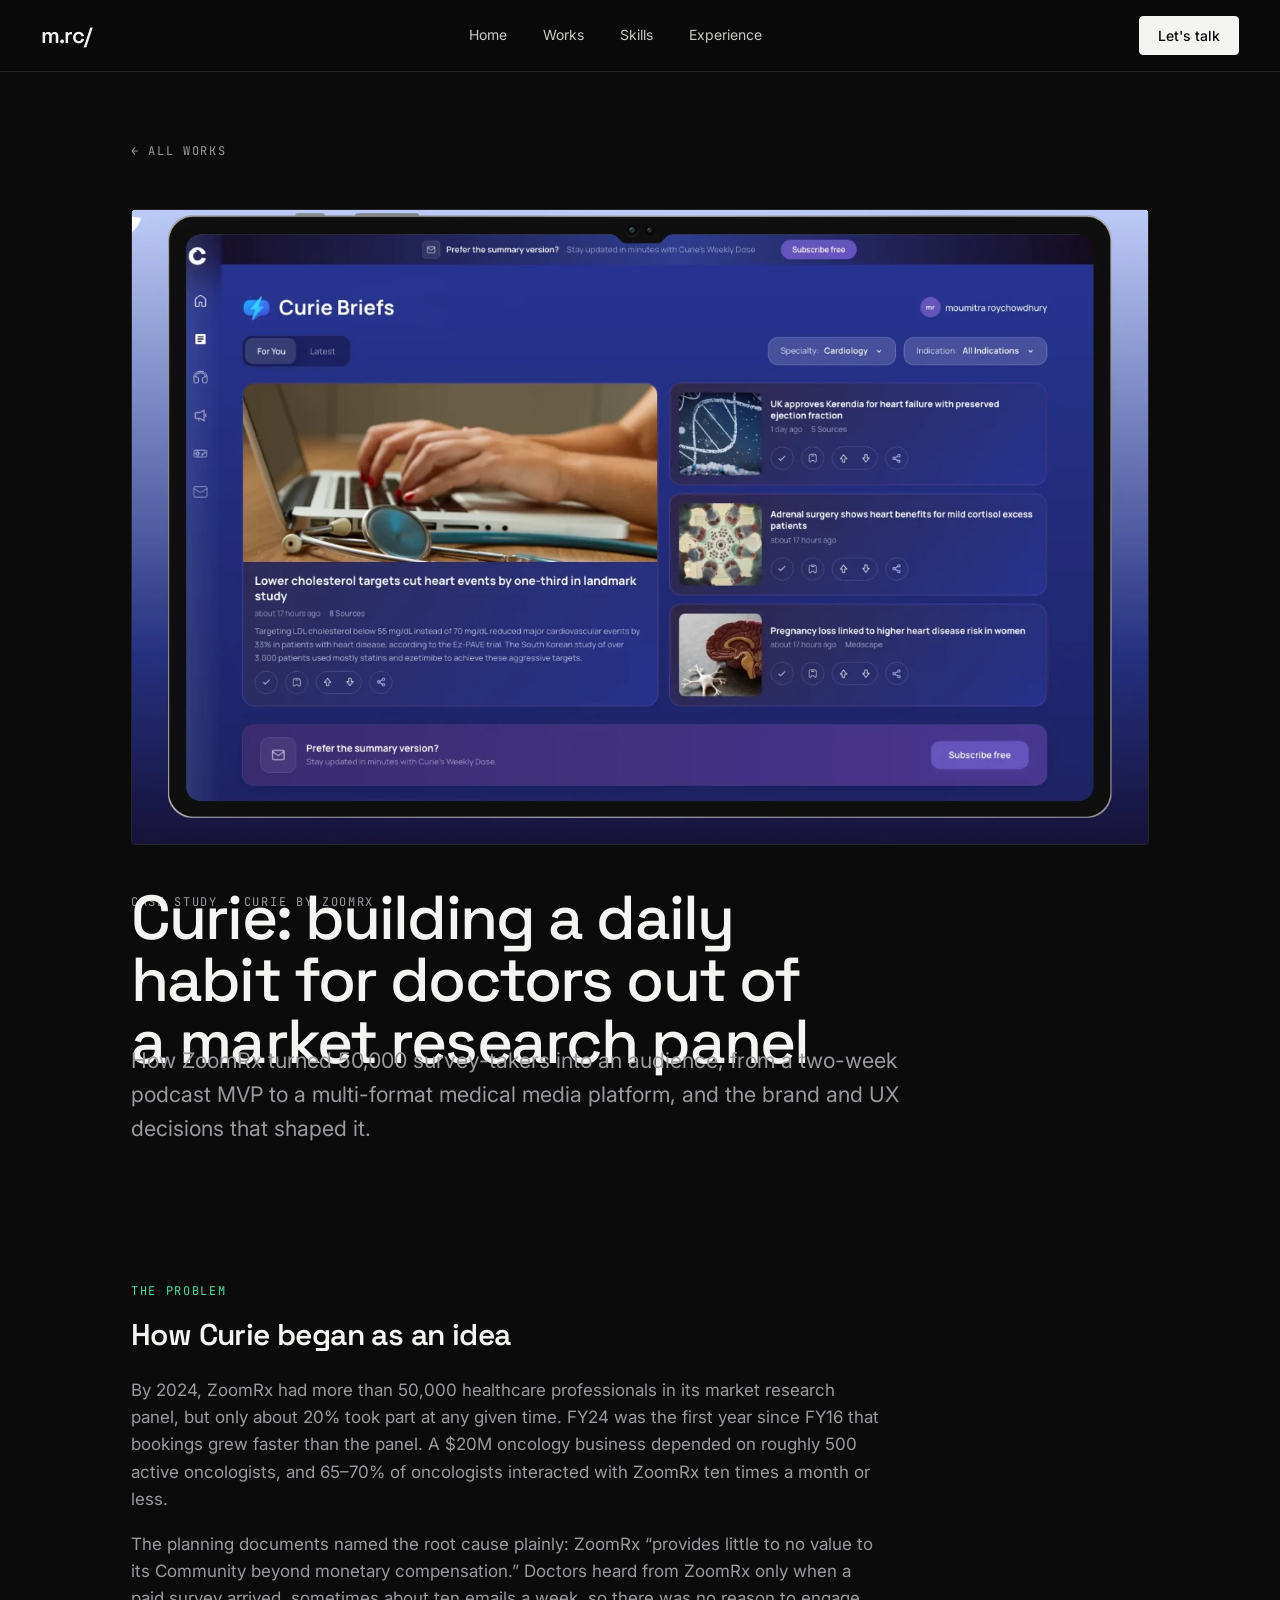
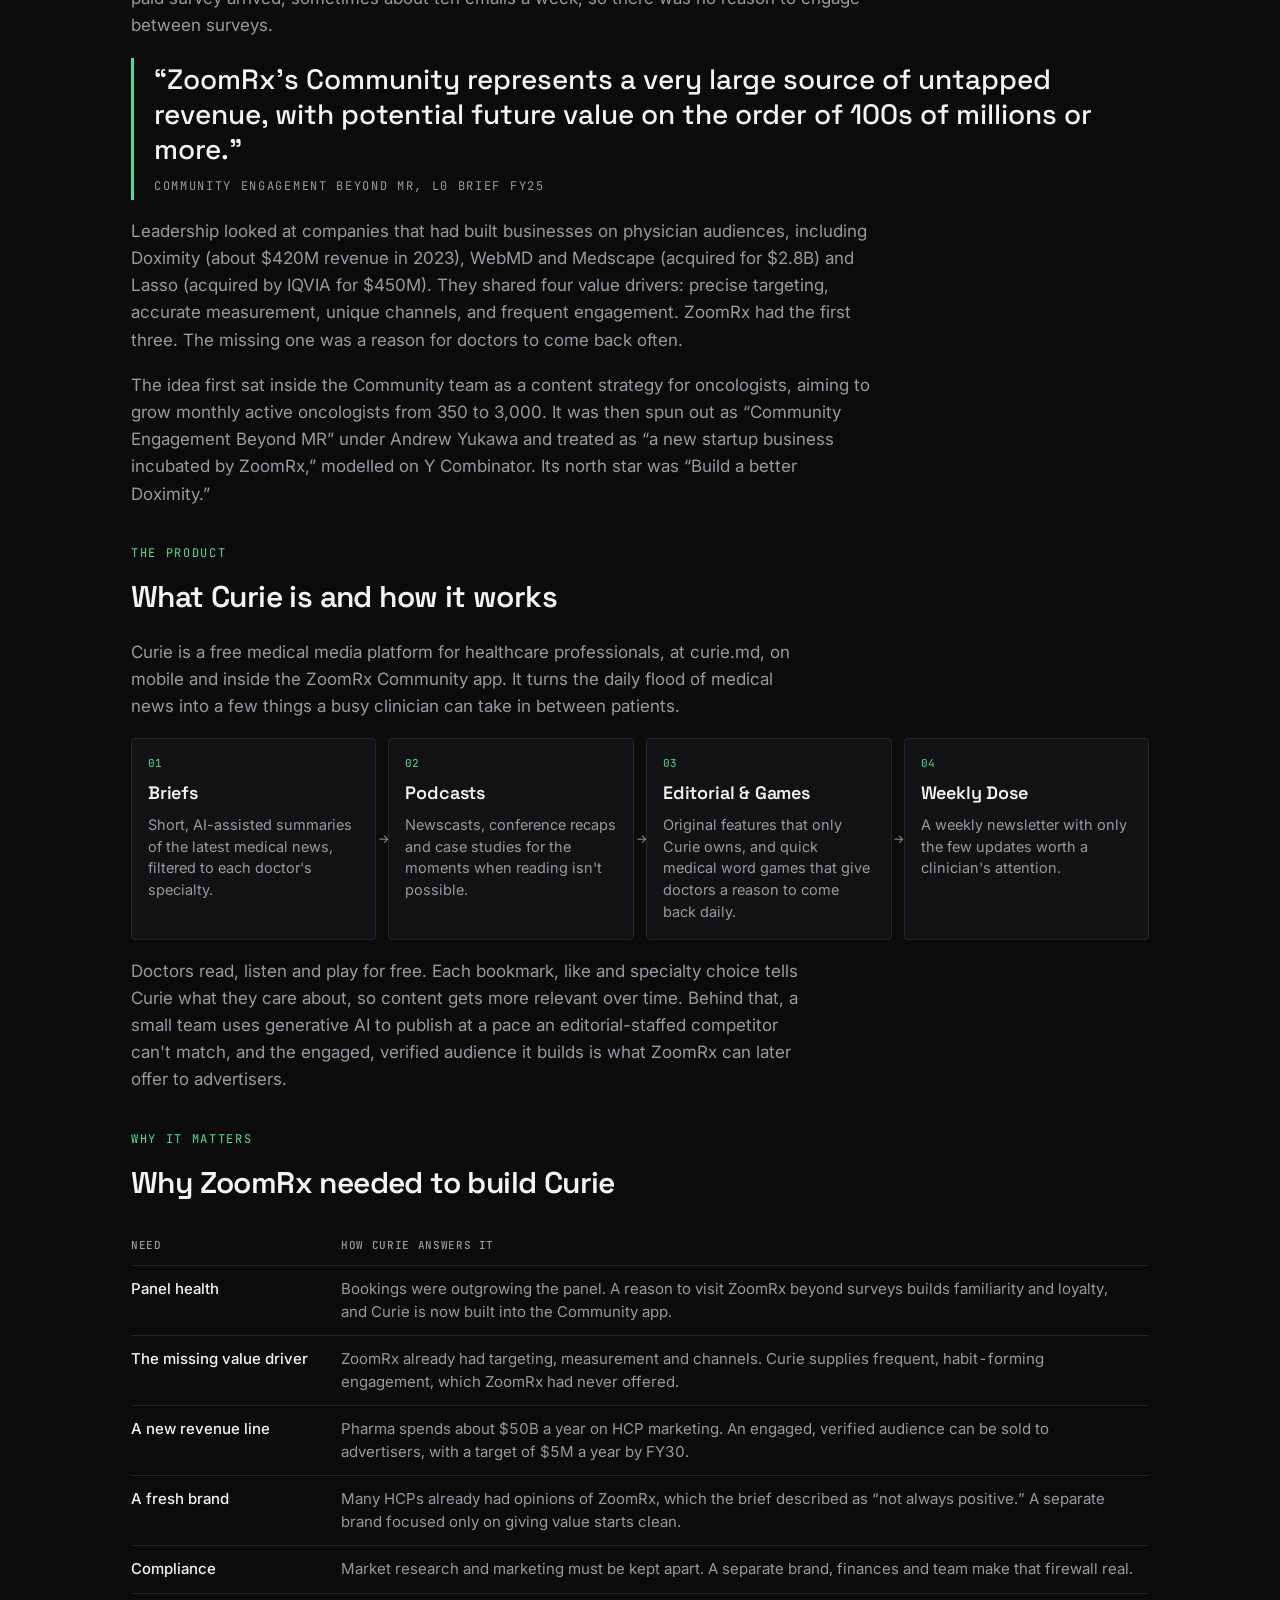
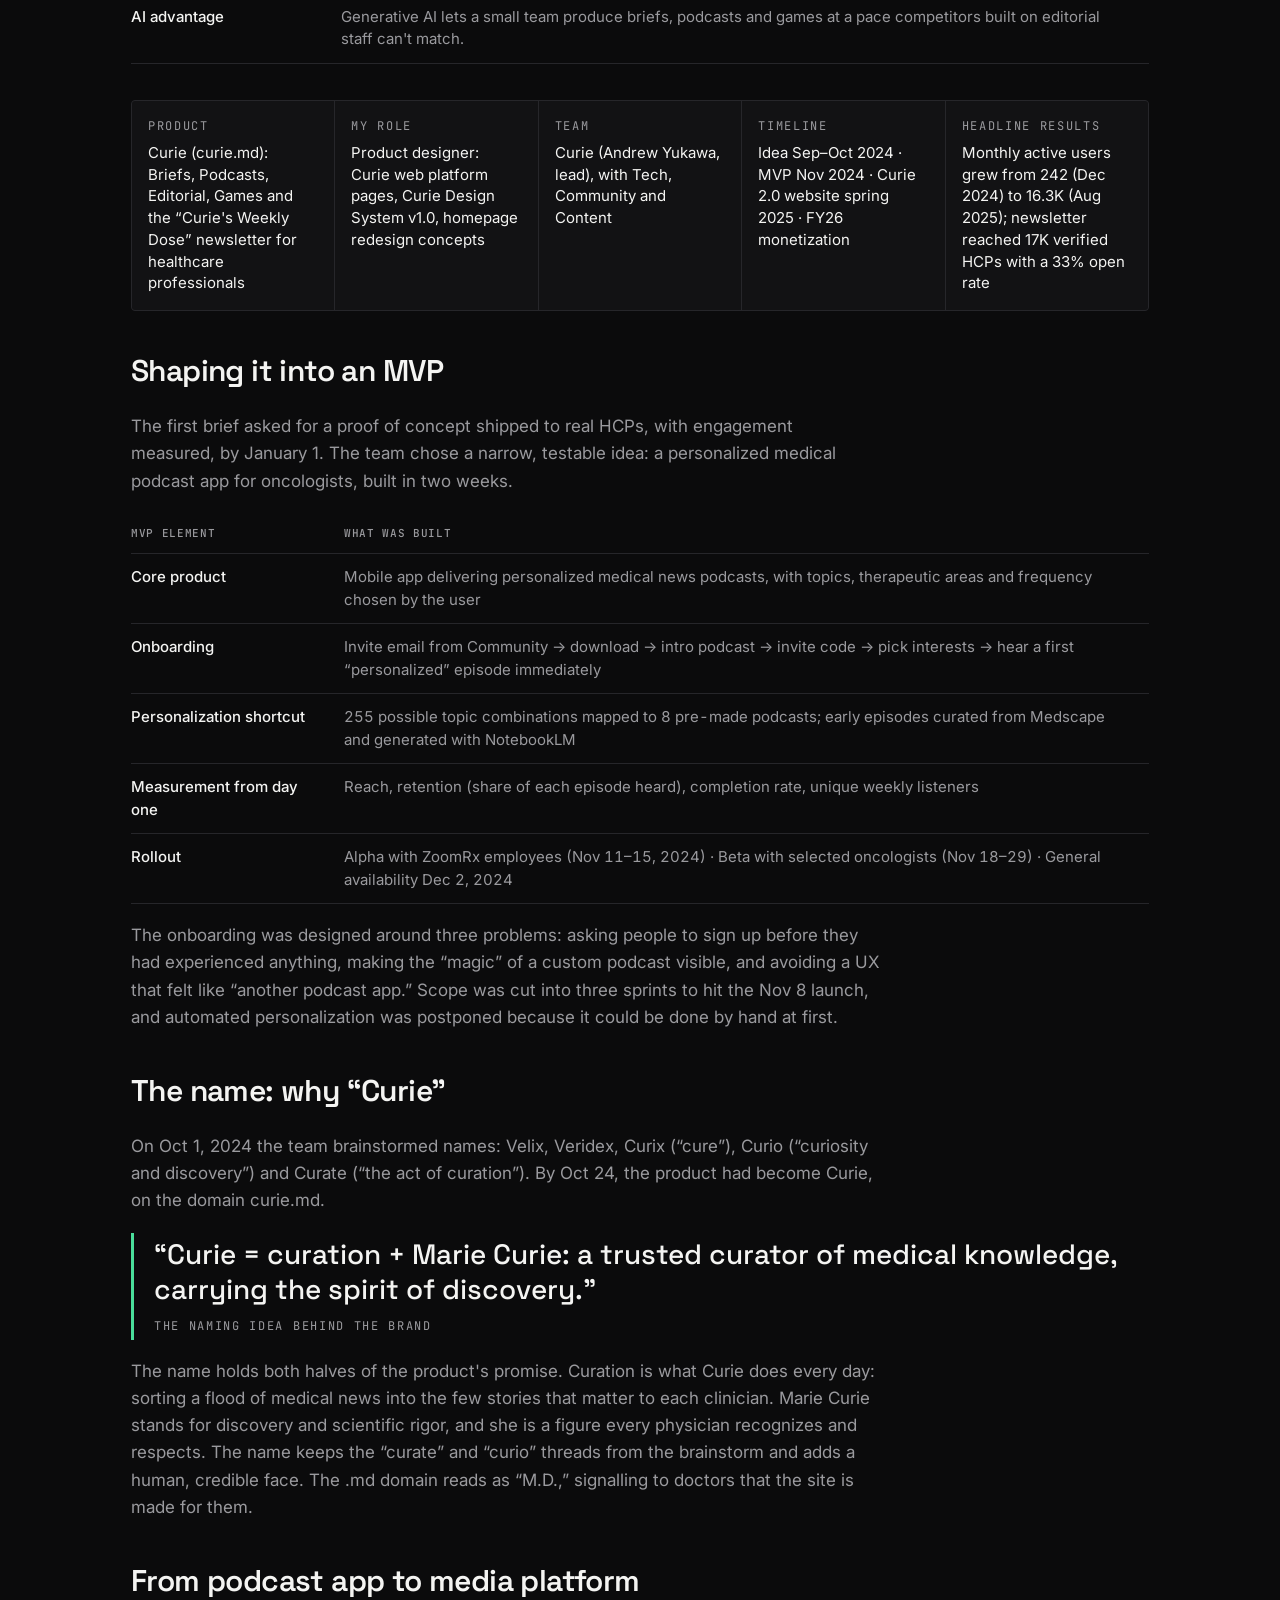
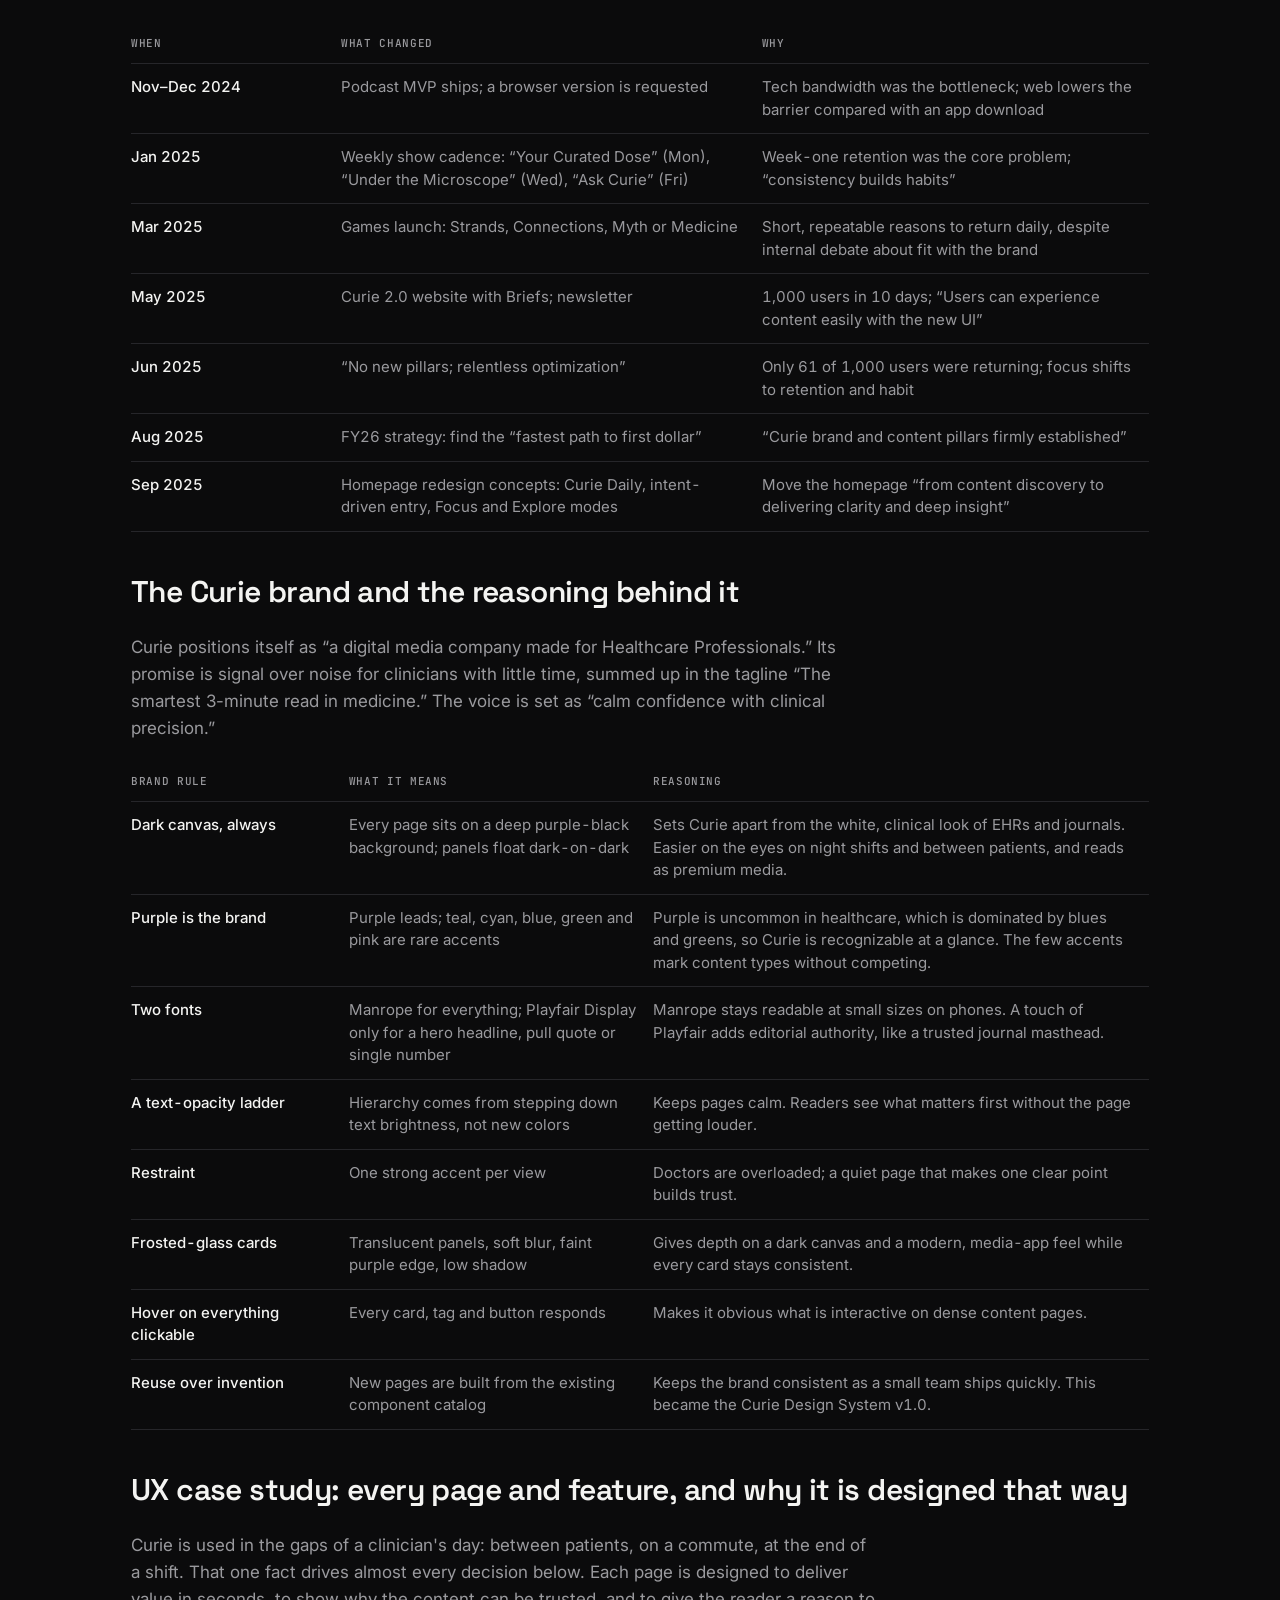
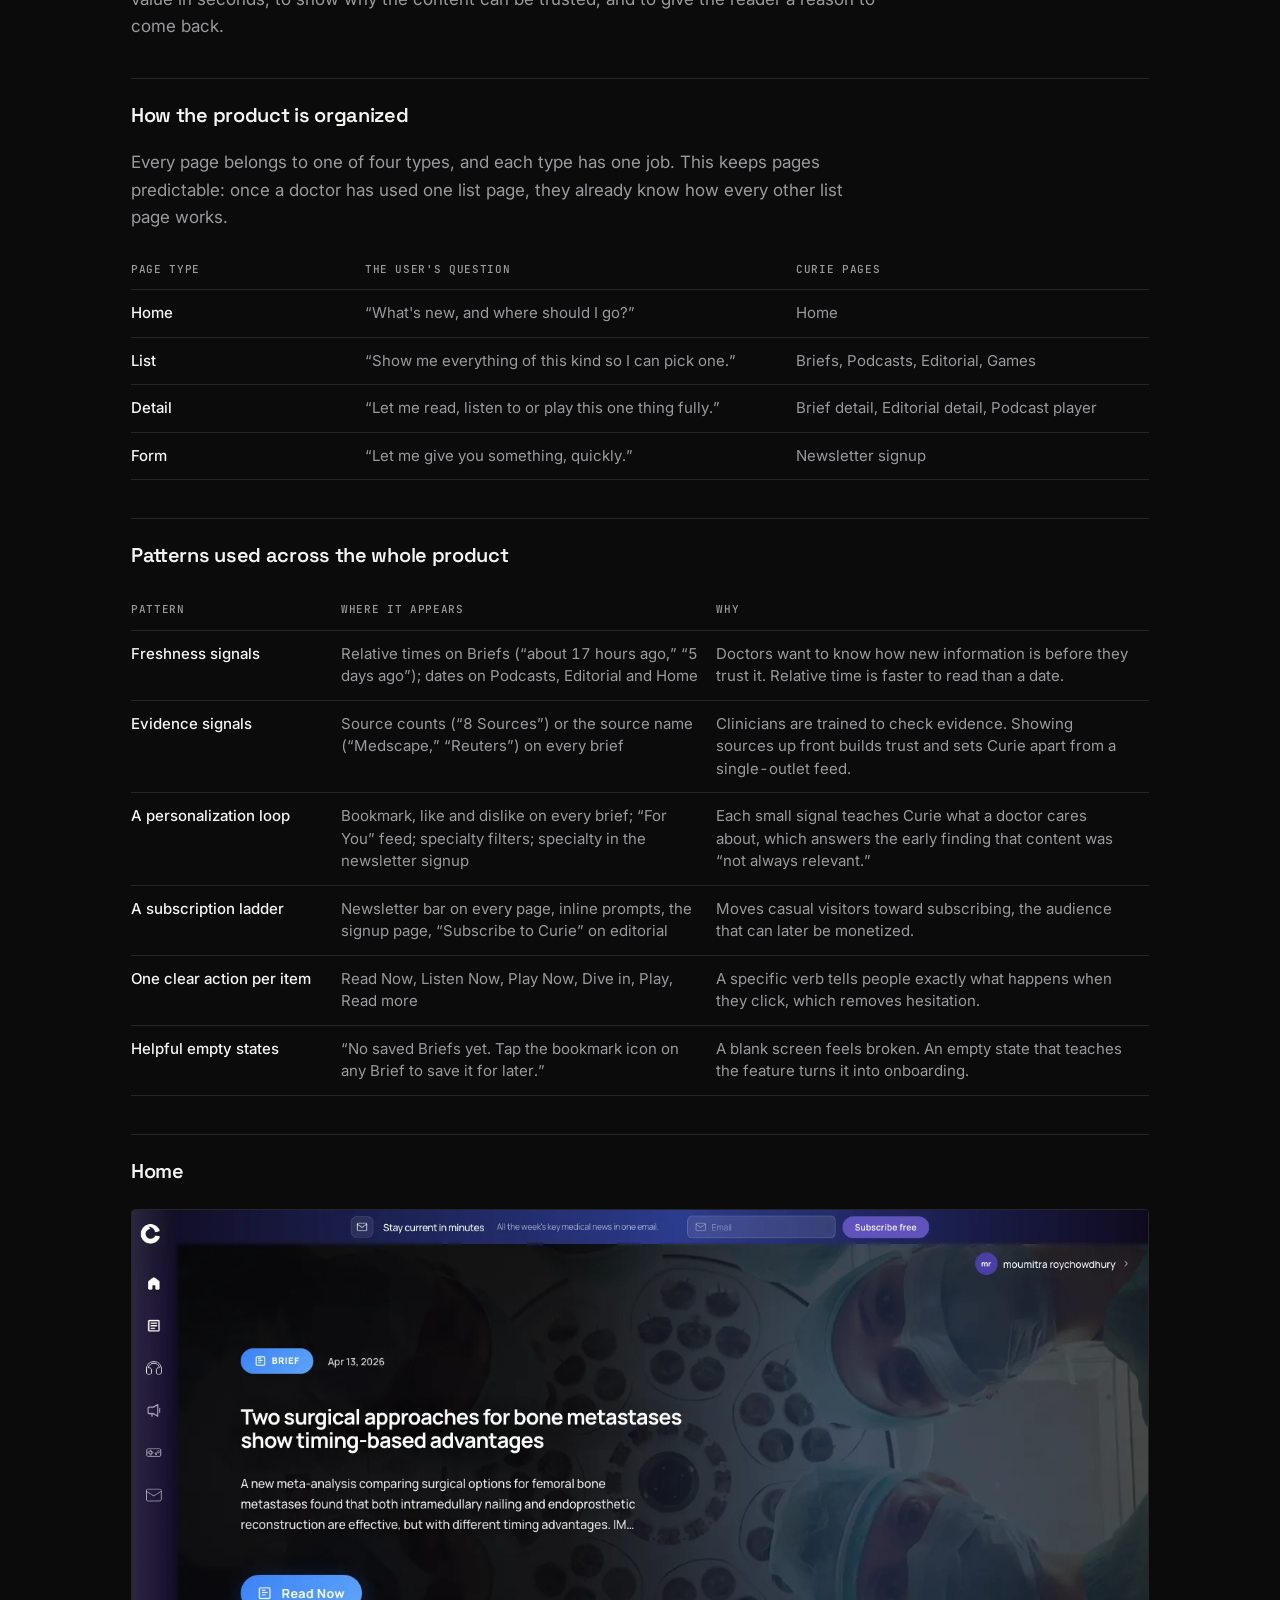
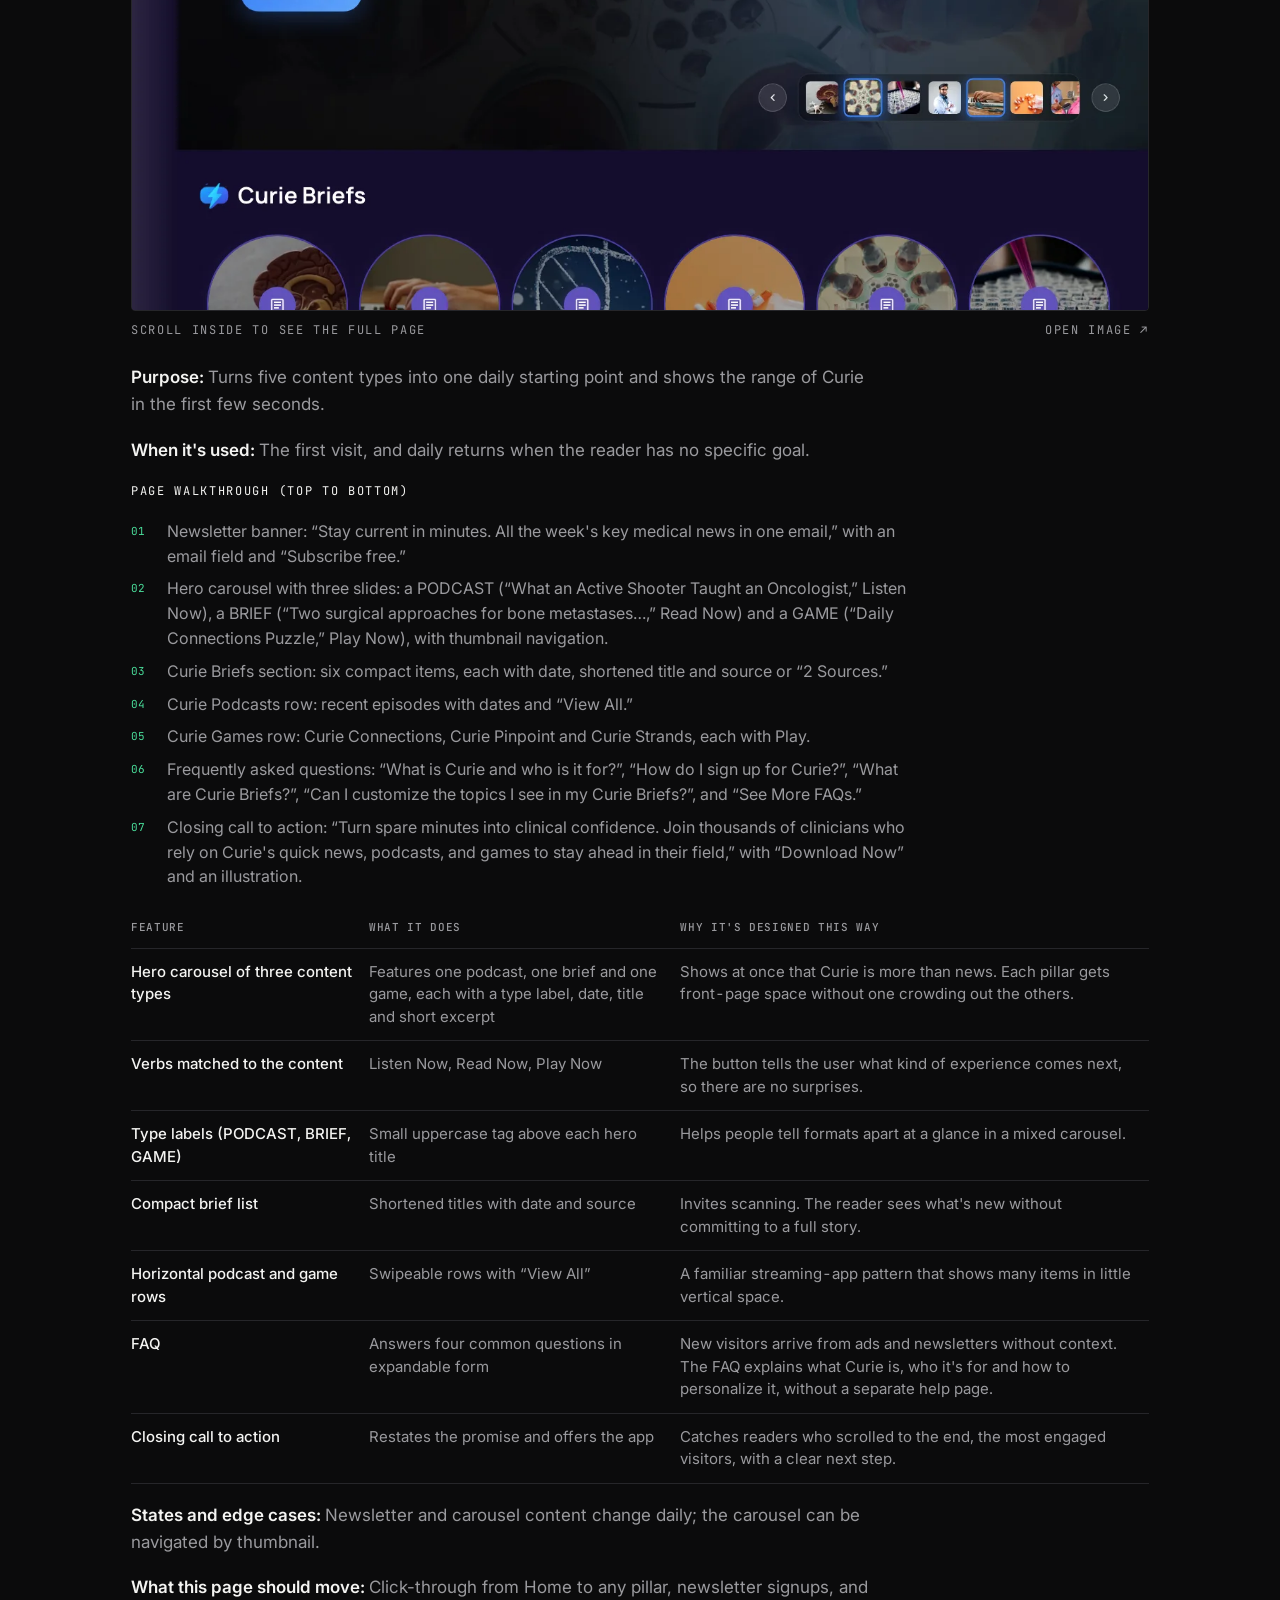
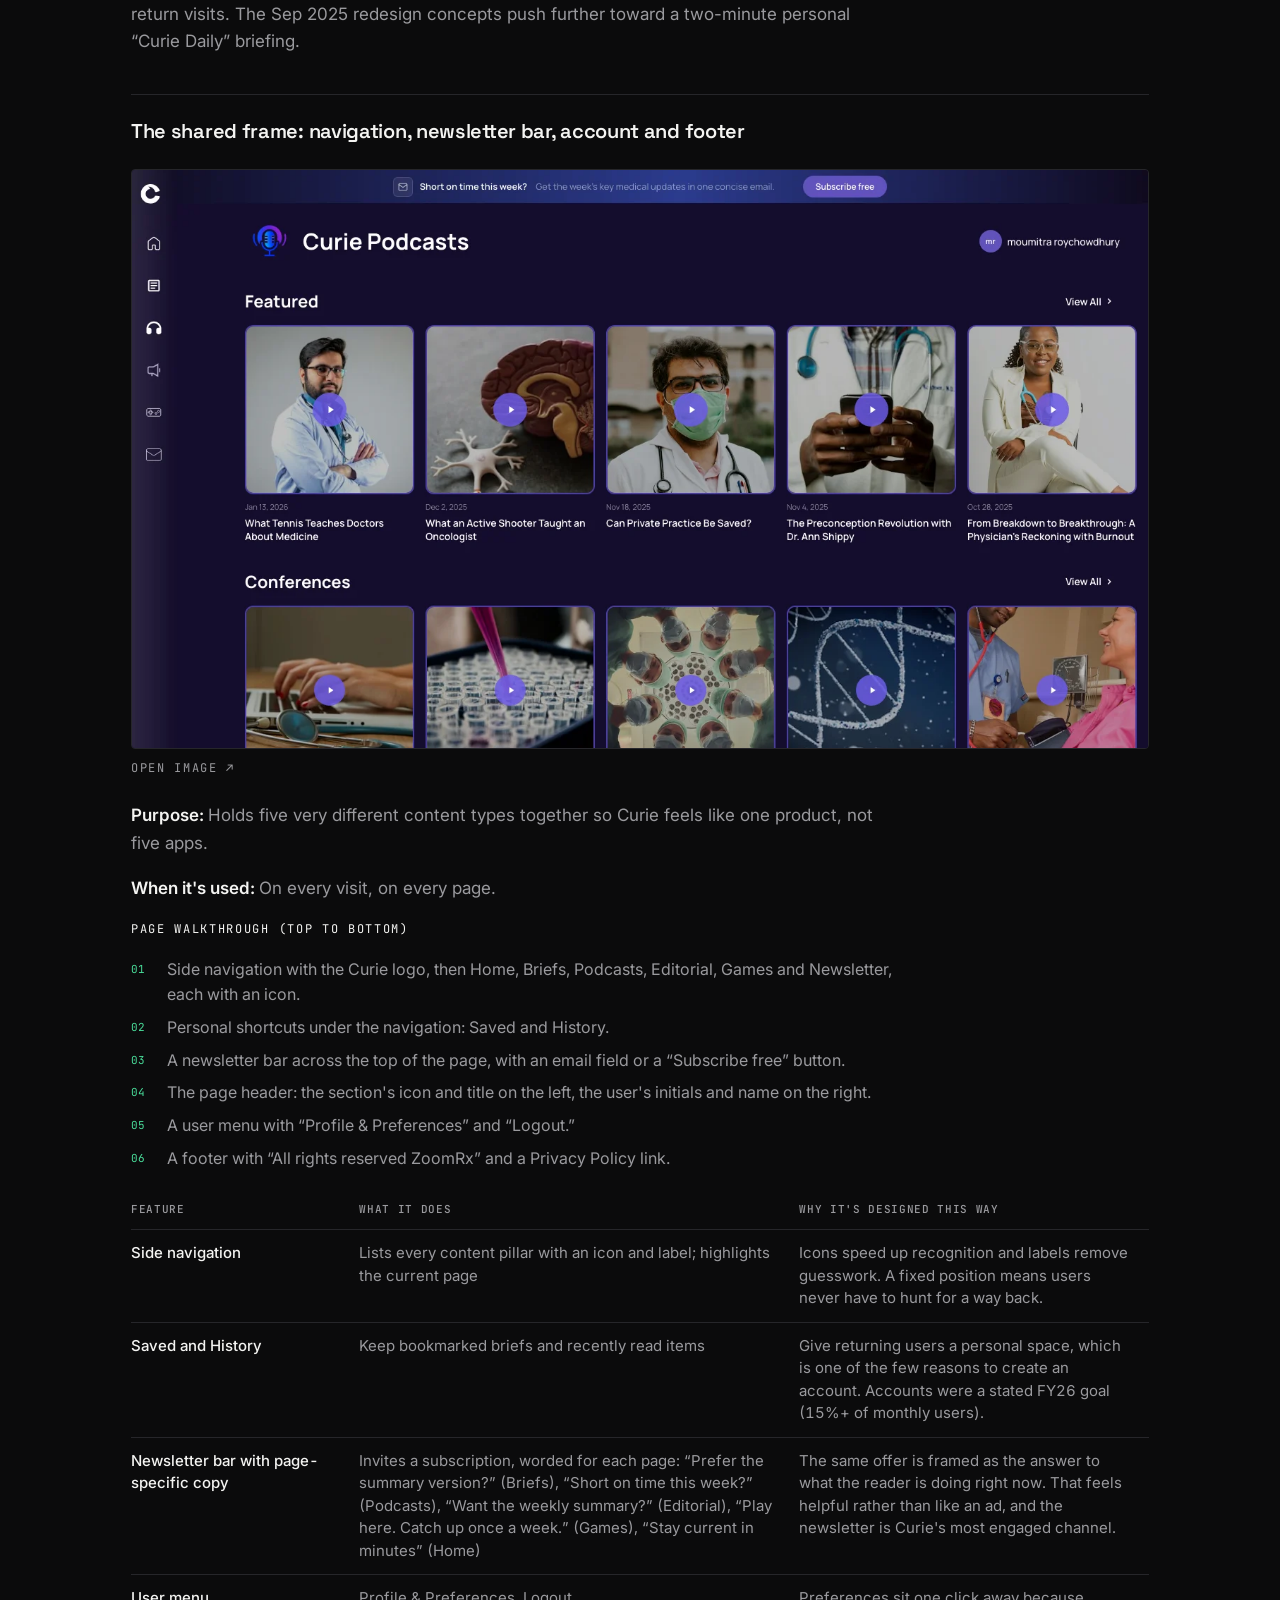
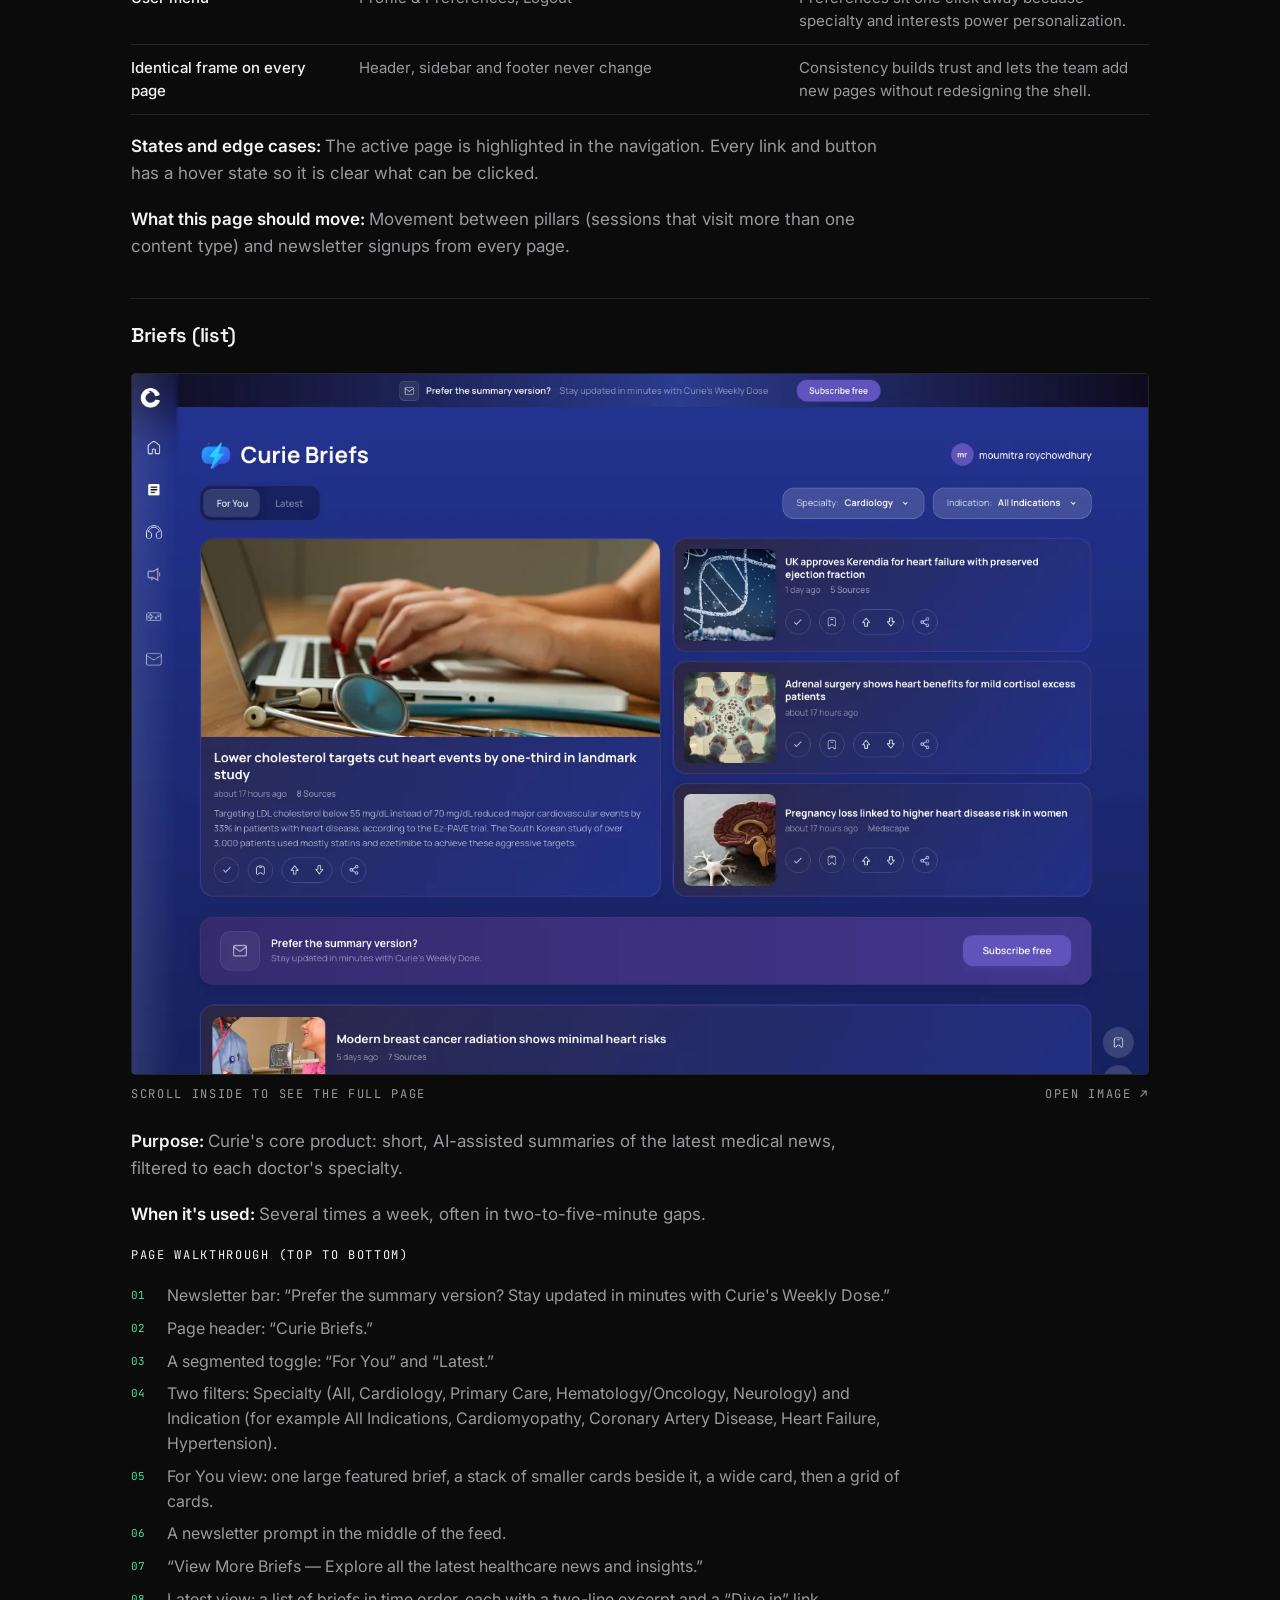
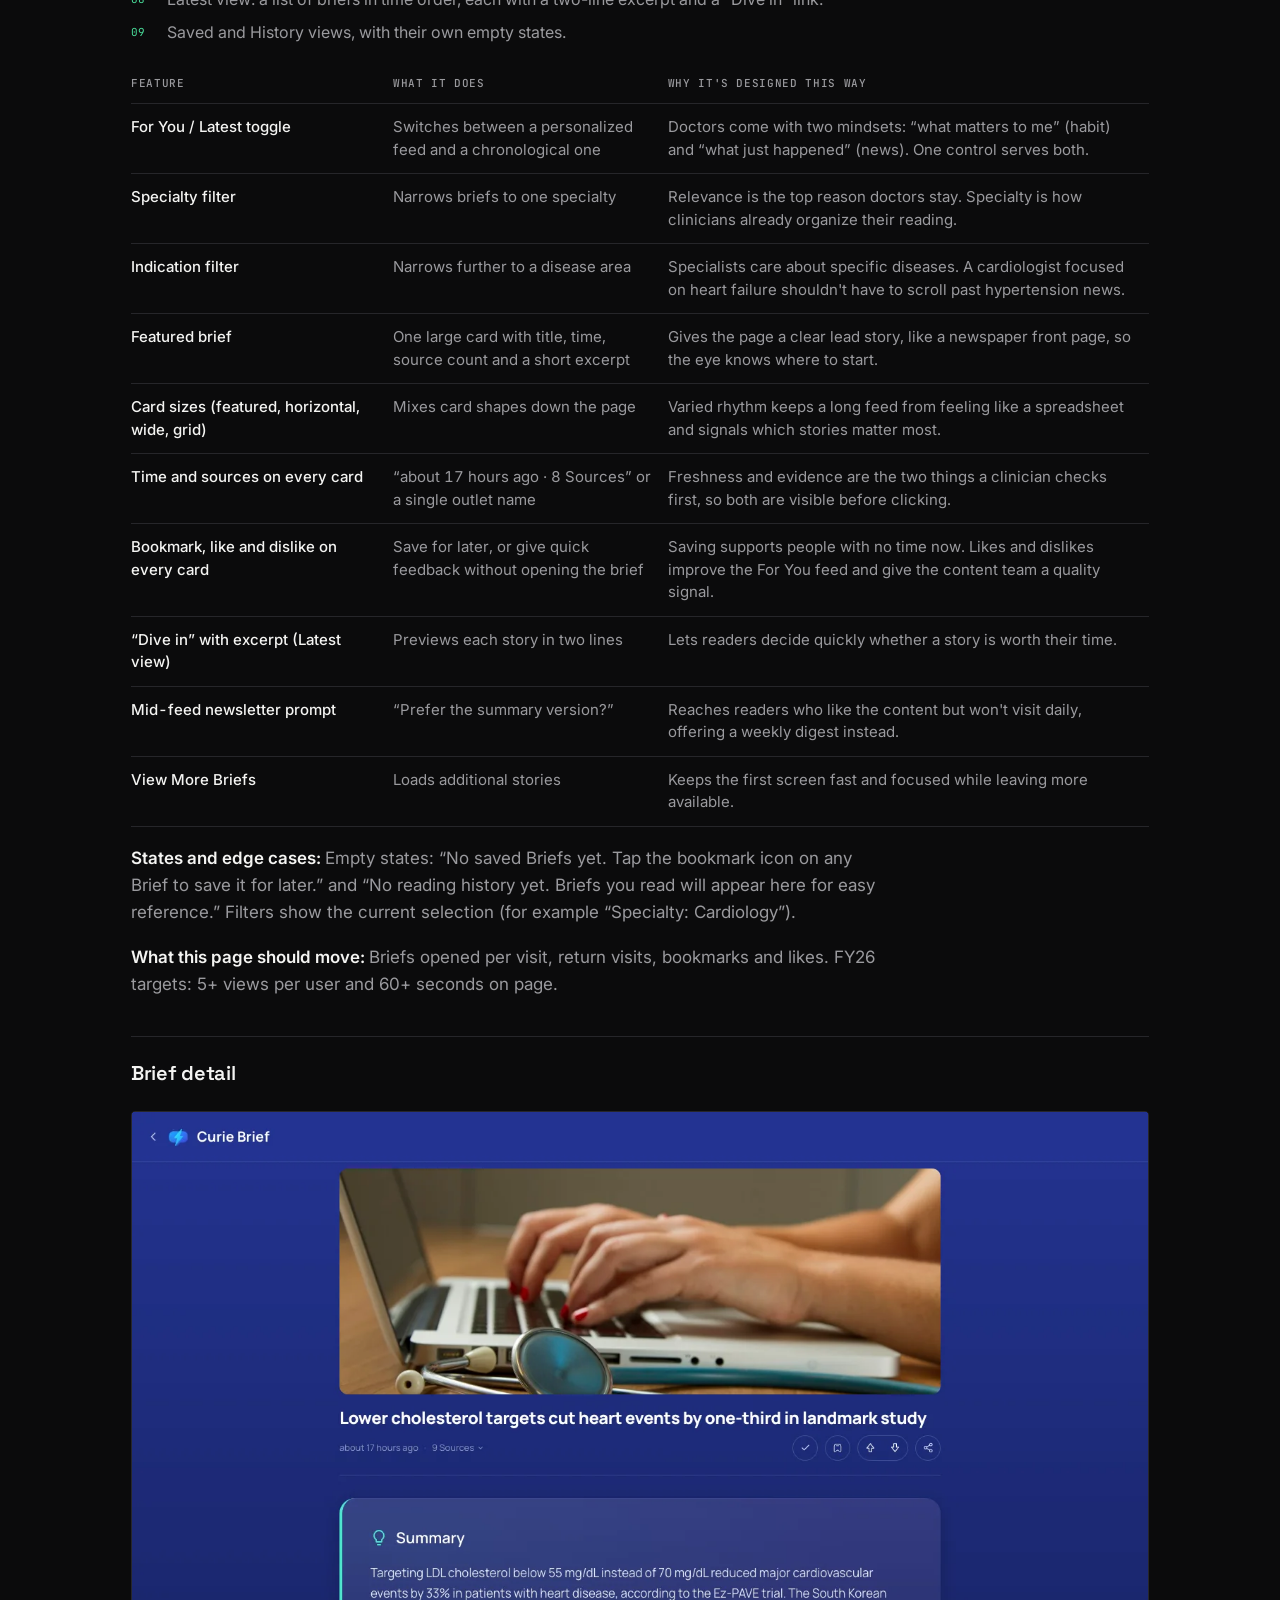
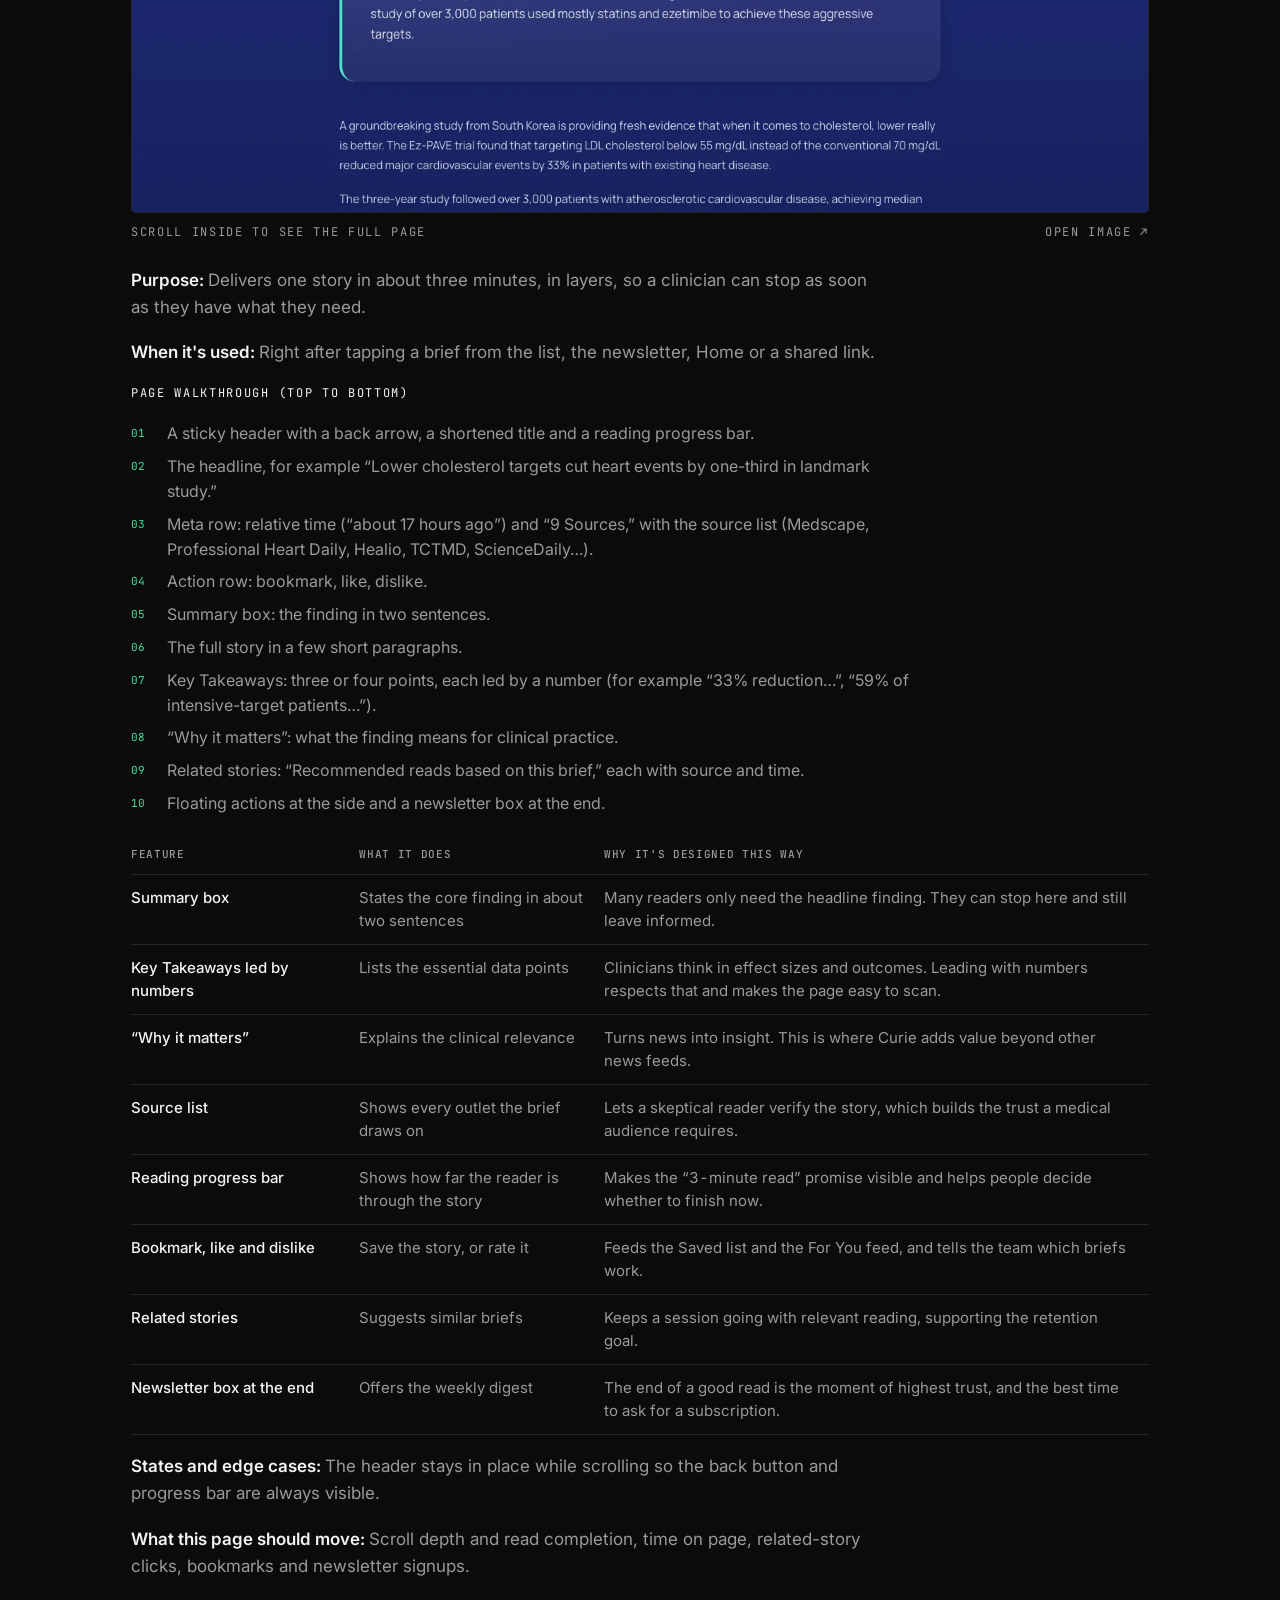
<file: curie.html>
<!doctype html>
<html lang="en" data-theme="dark">
<head>
<meta charset="utf-8">
<meta name="viewport" content="width=device-width, initial-scale=1">
<title>Curie · Moumita Roy Chowdhury</title>
<meta name="description" content="How ZoomRx turned 50,000 survey-takers into an audience, from a two-week podcast MVP to a multi-format medical media platform, and the brand and UX decisions that shaped it.">
<link rel="preconnect" href="https://fonts.googleapis.com">
<link rel="preconnect" href="https://fonts.gstatic.com" crossorigin>
<link rel="stylesheet" href="https://fonts.googleapis.com/css2?family=Space+Grotesk:wght@400;500;600&family=Inter:wght@400;500;600&family=JetBrains+Mono:wght@400;500&family=Instrument+Serif:ital@1&display=swap">
<link rel="stylesheet" href="styles.css?v=20261127185236">
</head>
<body>

<header class="nav">
  <div class="wrap">
    <a class="logo" href="index.html">m.rc/</a>
    <ul id="nav-links">
      <li><a href="index.html">Home</a></li>
      <li><a href="index.html#work">Works</a></li>
      <li><a href="index.html#skills">Skills</a></li>
      <li><a href="index.html#experience">Experience</a></li>
    </ul>
    <a class="btn" href="#contact">Let's talk</a>
    <button class="menu-btn" type="button" aria-expanded="false" aria-controls="nav-links" aria-label="Open menu"><span></span><span></span></button>
  </div>
</header>

<main id="top">
  <section class="wrap case-head">
    <a class="back mono" href="index.html#work">← All works</a>
    <figure class="case-thumb"><img src="images/curie.webp" alt="Tablet showing the Curie Briefs page with a featured brief, specialty filters and a newsletter prompt"></figure>
    <span class="mono" style="display:block">CASE STUDY · CURIE BY ZOOMRX</span>
    <h1 class="long">Curie: building a daily habit for doctors out of a market research panel</h1>
    <p class="lede">How ZoomRx turned 50,000 survey-takers into an audience, from a two-week podcast MVP to a multi-format medical media platform, and the brand and UX decisions that shaped it.</p>
  </section>

  <article class="wrap case-page"><div class="case">
        <section class="cs-sec prose-block">
          <span class="mono sec-label">The problem</span><h3>How Curie began as an idea</h3>
          <p>By 2024, ZoomRx had more than 50,000 healthcare professionals in its market research panel, but only about 20% took part at any given time. FY24 was the first year since FY16 that bookings grew faster than the panel. A $20M oncology business depended on roughly 500 active oncologists, and 65–70% of oncologists interacted with ZoomRx ten times a month or less.</p>
          <p>The planning documents named the root cause plainly: ZoomRx “provides little to no value to its Community beyond monetary compensation.” Doctors heard from ZoomRx only when a paid survey arrived, sometimes about ten emails a week, so there was no reason to engage between surveys.</p>
          <div class="quote"><p>“ZoomRx's Community represents a very large source of untapped revenue, with potential future value on the order of 100s of millions or more.”</p><cite class="mono">Community Engagement Beyond MR, L0 Brief FY25</cite></div>
          <p>Leadership looked at companies that had built businesses on physician audiences, including Doximity (about $420M revenue in 2023), WebMD and Medscape (acquired for $2.8B) and Lasso (acquired by IQVIA for $450M). They shared four value drivers: precise targeting, accurate measurement, unique channels, and frequent engagement. ZoomRx had the first three. The missing one was a reason for doctors to come back often.</p>
          <p>The idea first sat inside the Community team as a content strategy for oncologists, aiming to grow monthly active oncologists from 350 to 3,000. It was then spun out as “Community Engagement Beyond MR” under Andrew Yukawa and treated as “a new startup business incubated by ZoomRx,” modelled on Y Combinator. Its north star was “Build a better Doximity.”</p>
        </section>

        <section class="cs-sec prose-block">
          <span class="mono sec-label">The product</span><h3>What Curie is and how it works</h3>
          <div class="prose">
            <p>Curie is a free medical media platform for healthcare professionals, at curie.md, on mobile and inside the ZoomRx Community app. It turns the daily flood of medical news into a few things a busy clinician can take in between patients.</p>
          </div>
          <ol class="how">
            <li><b>Briefs</b><span>Short, AI-assisted summaries of the latest medical news, filtered to each doctor's specialty.</span></li>
            <li><b>Podcasts</b><span>Newscasts, conference recaps and case studies for the moments when reading isn't possible.</span></li>
            <li><b>Editorial &amp; Games</b><span>Original features that only Curie owns, and quick medical word games that give doctors a reason to come back daily.</span></li>
            <li><b>Weekly Dose</b><span>A weekly newsletter with only the few updates worth a clinician's attention.</span></li>
          </ol>
          <div class="prose">
            <p>Doctors read, listen and play for free. Each bookmark, like and specialty choice tells Curie what they care about, so content gets more relevant over time. Behind that, a small team uses generative AI to publish at a pace an editorial-staffed competitor can't match, and the engaged, verified audience it builds is what ZoomRx can later offer to advertisers.</p>
          </div>
        </section>

        <section class="cs-sec prose-block">
          <span class="mono sec-label">Why it matters</span><h3>Why ZoomRx needed to build Curie</h3>
          <div class="scroll">
            <table class="tbl">
              <thead><tr><th>Need</th><th>How Curie answers it</th></tr></thead>
              <tbody>
                <tr><td data-label="Need">Panel health</td><td data-label="How Curie answers it">Bookings were outgrowing the panel. A reason to visit ZoomRx beyond surveys builds familiarity and loyalty, and Curie is now built into the Community app.</td></tr>
                <tr><td data-label="Need">The missing value driver</td><td data-label="How Curie answers it">ZoomRx already had targeting, measurement and channels. Curie supplies frequent, habit-forming engagement, which ZoomRx had never offered.</td></tr>
                <tr><td data-label="Need">A new revenue line</td><td data-label="How Curie answers it">Pharma spends about $50B a year on HCP marketing. An engaged, verified audience can be sold to advertisers, with a target of $5M a year by FY30.</td></tr>
                <tr><td data-label="Need">A fresh brand</td><td data-label="How Curie answers it">Many HCPs already had opinions of ZoomRx, which the brief described as “not always positive.” A separate brand focused only on giving value starts clean.</td></tr>
                <tr><td data-label="Need">Compliance</td><td data-label="How Curie answers it">Market research and marketing must be kept apart. A separate brand, finances and team make that firewall real.</td></tr>
                <tr><td data-label="Need">AI advantage</td><td data-label="How Curie answers it">Generative AI lets a small team produce briefs, podcasts and games at a pace competitors built on editorial staff can't match.</td></tr>
              </tbody>
            </table>
          </div>
        </section>

        <section class="cs-sec">
          <div class="facts">
            <div><span class="mono">Product</span><p>Curie (curie.md): Briefs, Podcasts, Editorial, Games and the “Curie's Weekly Dose” newsletter for healthcare professionals</p></div>
            <div><span class="mono">My role</span><p>Product designer: Curie web platform pages, Curie Design System v1.0, homepage redesign concepts</p></div>
            <div><span class="mono">Team</span><p>Curie (Andrew Yukawa, lead), with Tech, Community and Content</p></div>
            <div><span class="mono">Timeline</span><p>Idea Sep–Oct 2024 · MVP Nov 2024 · Curie 2.0 website spring 2025 · FY26 monetization</p></div>
            <div><span class="mono">Headline results</span><p>Monthly active users grew from 242 (Dec 2024) to 16.3K (Aug 2025); newsletter reached 17K verified HCPs with a 33% open rate</p></div>
          </div>
        </section>

        <section class="cs-sec prose-block">
          <h3>Shaping it into an MVP</h3>
          <p>The first brief asked for a proof of concept shipped to real HCPs, with engagement measured, by January 1. The team chose a narrow, testable idea: a personalized medical podcast app for oncologists, built in two weeks.</p>
          <div class="scroll">
            <table class="tbl">
              <thead><tr><th>MVP element</th><th>What was built</th></tr></thead>
              <tbody>
                <tr><td data-label="MVP element">Core product</td><td data-label="What was built">Mobile app delivering personalized medical news podcasts, with topics, therapeutic areas and frequency chosen by the user</td></tr>
                <tr><td data-label="MVP element">Onboarding</td><td data-label="What was built">Invite email from Community → download → intro podcast → invite code → pick interests → hear a first “personalized” episode immediately</td></tr>
                <tr><td data-label="MVP element">Personalization shortcut</td><td data-label="What was built">255 possible topic combinations mapped to 8 pre-made podcasts; early episodes curated from Medscape and generated with NotebookLM</td></tr>
                <tr><td data-label="MVP element">Measurement from day one</td><td data-label="What was built">Reach, retention (share of each episode heard), completion rate, unique weekly listeners</td></tr>
                <tr><td data-label="MVP element">Rollout</td><td data-label="What was built">Alpha with ZoomRx employees (Nov 11–15, 2024) · Beta with selected oncologists (Nov 18–29) · General availability Dec 2, 2024</td></tr>
              </tbody>
            </table>
          </div>
          <p>The onboarding was designed around three problems: asking people to sign up before they had experienced anything, making the “magic” of a custom podcast visible, and avoiding a UX that felt like “another podcast app.” Scope was cut into three sprints to hit the Nov 8 launch, and automated personalization was postponed because it could be done by hand at first.</p>
        </section>

        <section class="cs-sec prose-block">
          <h3>The name: why “Curie”</h3>
          <p>On Oct 1, 2024 the team brainstormed names: Velix, Veridex, Curix (“cure”), Curio (“curiosity and discovery”) and Curate (“the act of curation”). By Oct 24, the product had become Curie, on the domain curie.md.</p>
          <div class="quote"><p>“Curie = curation + Marie Curie: a trusted curator of medical knowledge, carrying the spirit of discovery.”</p><cite class="mono">The naming idea behind the brand</cite></div>
          <p>The name holds both halves of the product's promise. Curation is what Curie does every day: sorting a flood of medical news into the few stories that matter to each clinician. Marie Curie stands for discovery and scientific rigor, and she is a figure every physician recognizes and respects. The name keeps the “curate” and “curio” threads from the brainstorm and adds a human, credible face. The .md domain reads as “M.D.,” signalling to doctors that the site is made for them.</p>
        </section>

        <section class="cs-sec prose-block">
          <h3>From podcast app to media platform</h3>
          <div class="scroll">
            <table class="tbl">
              <thead><tr><th>When</th><th>What changed</th><th>Why</th></tr></thead>
              <tbody>
                <tr><td data-label="When">Nov–Dec 2024</td><td data-label="What changed">Podcast MVP ships; a browser version is requested</td><td data-label="Why">Tech bandwidth was the bottleneck; web lowers the barrier compared with an app download</td></tr>
                <tr><td data-label="When">Jan 2025</td><td data-label="What changed">Weekly show cadence: “Your Curated Dose” (Mon), “Under the Microscope” (Wed), “Ask Curie” (Fri)</td><td data-label="Why">Week-one retention was the core problem; “consistency builds habits”</td></tr>
                <tr><td data-label="When">Mar 2025</td><td data-label="What changed">Games launch: Strands, Connections, Myth or Medicine</td><td data-label="Why">Short, repeatable reasons to return daily, despite internal debate about fit with the brand</td></tr>
                <tr><td data-label="When">May 2025</td><td data-label="What changed">Curie 2.0 website with Briefs; newsletter</td><td data-label="Why">1,000 users in 10 days; “Users can experience content easily with the new UI”</td></tr>
                <tr><td data-label="When">Jun 2025</td><td data-label="What changed">“No new pillars; relentless optimization”</td><td data-label="Why">Only 61 of 1,000 users were returning; focus shifts to retention and habit</td></tr>
                <tr><td data-label="When">Aug 2025</td><td data-label="What changed">FY26 strategy: find the “fastest path to first dollar”</td><td data-label="Why">“Curie brand and content pillars firmly established”</td></tr>
                <tr><td data-label="When">Sep 2025</td><td data-label="What changed">Homepage redesign concepts: Curie Daily, intent-driven entry, Focus and Explore modes</td><td data-label="Why">Move the homepage “from content discovery to delivering clarity and deep insight”</td></tr>
              </tbody>
            </table>
          </div>
        </section>

        <section class="cs-sec prose-block">
          <h3>The Curie brand and the reasoning behind it</h3>
          <p>Curie positions itself as “a digital media company made for Healthcare Professionals.” Its promise is signal over noise for clinicians with little time, summed up in the tagline “The smartest 3-minute read in medicine.” The voice is set as “calm confidence with clinical precision.”</p>
          <div class="scroll">
            <table class="tbl">
              <thead><tr><th>Brand rule</th><th>What it means</th><th>Reasoning</th></tr></thead>
              <tbody>
                <tr><td data-label="Brand rule">Dark canvas, always</td><td data-label="What it means">Every page sits on a deep purple-black background; panels float dark-on-dark</td><td data-label="Reasoning">Sets Curie apart from the white, clinical look of EHRs and journals. Easier on the eyes on night shifts and between patients, and reads as premium media.</td></tr>
                <tr><td data-label="Brand rule">Purple is the brand</td><td data-label="What it means">Purple leads; teal, cyan, blue, green and pink are rare accents</td><td data-label="Reasoning">Purple is uncommon in healthcare, which is dominated by blues and greens, so Curie is recognizable at a glance. The few accents mark content types without competing.</td></tr>
                <tr><td data-label="Brand rule">Two fonts</td><td data-label="What it means">Manrope for everything; Playfair Display only for a hero headline, pull quote or single number</td><td data-label="Reasoning">Manrope stays readable at small sizes on phones. A touch of Playfair adds editorial authority, like a trusted journal masthead.</td></tr>
                <tr><td data-label="Brand rule">A text-opacity ladder</td><td data-label="What it means">Hierarchy comes from stepping down text brightness, not new colors</td><td data-label="Reasoning">Keeps pages calm. Readers see what matters first without the page getting louder.</td></tr>
                <tr><td data-label="Brand rule">Restraint</td><td data-label="What it means">One strong accent per view</td><td data-label="Reasoning">Doctors are overloaded; a quiet page that makes one clear point builds trust.</td></tr>
                <tr><td data-label="Brand rule">Frosted-glass cards</td><td data-label="What it means">Translucent panels, soft blur, faint purple edge, low shadow</td><td data-label="Reasoning">Gives depth on a dark canvas and a modern, media-app feel while every card stays consistent.</td></tr>
                <tr><td data-label="Brand rule">Hover on everything clickable</td><td data-label="What it means">Every card, tag and button responds</td><td data-label="Reasoning">Makes it obvious what is interactive on dense content pages.</td></tr>
                <tr><td data-label="Brand rule">Reuse over invention</td><td data-label="What it means">New pages are built from the existing component catalog</td><td data-label="Reasoning">Keeps the brand consistent as a small team ships quickly. This became the Curie Design System v1.0.</td></tr>
              </tbody>
            </table>
          </div>
        </section>

        <section class="cs-sec prose-block">
          <h3>UX case study: every page and feature, and why it is designed that way</h3>
          <p>Curie is used in the gaps of a clinician's day: between patients, on a commute, at the end of a shift. That one fact drives almost every decision below. Each page is designed to deliver value in seconds, to show why the content can be trusted, and to give the reader a reason to come back.</p>
          <h4 class="sub">How the product is organized</h4>
          <p>Every page belongs to one of four types, and each type has one job. This keeps pages predictable: once a doctor has used one list page, they already know how every other list page works.</p>
          <div class="scroll">
            <table class="tbl">
              <thead><tr><th>Page type</th><th>The user's question</th><th>Curie pages</th></tr></thead>
              <tbody>
                <tr><td data-label="Page type">Home</td><td data-label="The user's question">“What's new, and where should I go?”</td><td data-label="Curie pages">Home</td></tr>
                <tr><td data-label="Page type">List</td><td data-label="The user's question">“Show me everything of this kind so I can pick one.”</td><td data-label="Curie pages">Briefs, Podcasts, Editorial, Games</td></tr>
                <tr><td data-label="Page type">Detail</td><td data-label="The user's question">“Let me read, listen to or play this one thing fully.”</td><td data-label="Curie pages">Brief detail, Editorial detail, Podcast player</td></tr>
                <tr><td data-label="Page type">Form</td><td data-label="The user's question">“Let me give you something, quickly.”</td><td data-label="Curie pages">Newsletter signup</td></tr>
              </tbody>
            </table>
          </div>
          <h4 class="sub">Patterns used across the whole product</h4>
          <div class="scroll">
            <table class="tbl">
              <thead><tr><th>Pattern</th><th>Where it appears</th><th>Why</th></tr></thead>
              <tbody>
                <tr><td data-label="Pattern">Freshness signals</td><td data-label="Where it appears">Relative times on Briefs (“about 17 hours ago,” “5 days ago”); dates on Podcasts, Editorial and Home</td><td data-label="Why">Doctors want to know how new information is before they trust it. Relative time is faster to read than a date.</td></tr>
                <tr><td data-label="Pattern">Evidence signals</td><td data-label="Where it appears">Source counts (“8 Sources”) or the source name (“Medscape,” “Reuters”) on every brief</td><td data-label="Why">Clinicians are trained to check evidence. Showing sources up front builds trust and sets Curie apart from a single-outlet feed.</td></tr>
                <tr><td data-label="Pattern">A personalization loop</td><td data-label="Where it appears">Bookmark, like and dislike on every brief; “For You” feed; specialty filters; specialty in the newsletter signup</td><td data-label="Why">Each small signal teaches Curie what a doctor cares about, which answers the early finding that content was “not always relevant.”</td></tr>
                <tr><td data-label="Pattern">A subscription ladder</td><td data-label="Where it appears">Newsletter bar on every page, inline prompts, the signup page, “Subscribe to Curie” on editorial</td><td data-label="Why">Moves casual visitors toward subscribing, the audience that can later be monetized.</td></tr>
                <tr><td data-label="Pattern">One clear action per item</td><td data-label="Where it appears">Read Now, Listen Now, Play Now, Dive in, Play, Read more</td><td data-label="Why">A specific verb tells people exactly what happens when they click, which removes hesitation.</td></tr>
                <tr><td data-label="Pattern">Helpful empty states</td><td data-label="Where it appears">“No saved Briefs yet. Tap the bookmark icon on any Brief to save it for later.”</td><td data-label="Why">A blank screen feels broken. An empty state that teaches the feature turns it into onboarding.</td></tr>
              </tbody>
            </table>
          </div>
          <h4 class="sub">Home</h4>
          <figure class="page-shot"><div class="ps-frame" tabindex="0" role="region" aria-label="Page screenshot, scrollable"><img loading="lazy" src="images/curie/home.webp" alt="Full Curie home page: hero carousel, Curie Briefs, Podcasts and Games rows, tools, conferences, FAQ and closing call to action"></div><figcaption><span class="mono ps-hint">Scroll inside to see the full page</span><a class="mono" href="images/curie/home.webp" target="_blank" rel="noopener">Open image ↗</a></figcaption></figure>
          <p><b>Purpose: </b>Turns five content types into one daily starting point and shows the range of Curie in the first few seconds.</p>
          <p><b>When it's used: </b>The first visit, and daily returns when the reader has no specific goal.</p>
          <span class="mono walk-label">Page walkthrough (top to bottom)</span>
          <ol class="walk">
            <li>Newsletter banner: “Stay current in minutes. All the week's key medical news in one email,” with an email field and “Subscribe free.”</li>
            <li>Hero carousel with three slides: a PODCAST (“What an Active Shooter Taught an Oncologist,” Listen Now), a BRIEF (“Two surgical approaches for bone metastases…,” Read Now) and a GAME (“Daily Connections Puzzle,” Play Now), with thumbnail navigation.</li>
            <li>Curie Briefs section: six compact items, each with date, shortened title and source or “2 Sources.”</li>
            <li>Curie Podcasts row: recent episodes with dates and “View All.”</li>
            <li>Curie Games row: Curie Connections, Curie Pinpoint and Curie Strands, each with Play.</li>
            <li>Frequently asked questions: “What is Curie and who is it for?”, “How do I sign up for Curie?”, “What are Curie Briefs?”, “Can I customize the topics I see in my Curie Briefs?”, and “See More FAQs.”</li>
            <li>Closing call to action: “Turn spare minutes into clinical confidence. Join thousands of clinicians who rely on Curie's quick news, podcasts, and games to stay ahead in their field,” with “Download Now” and an illustration.</li>
          </ol>
          <div class="scroll">
            <table class="tbl">
              <thead><tr><th>Feature</th><th>What it does</th><th>Why it's designed this way</th></tr></thead>
              <tbody>
                <tr><td data-label="Feature">Hero carousel of three content types</td><td data-label="What it does">Features one podcast, one brief and one game, each with a type label, date, title and short excerpt</td><td data-label="Why it's designed this way">Shows at once that Curie is more than news. Each pillar gets front-page space without one crowding out the others.</td></tr>
                <tr><td data-label="Feature">Verbs matched to the content</td><td data-label="What it does">Listen Now, Read Now, Play Now</td><td data-label="Why it's designed this way">The button tells the user what kind of experience comes next, so there are no surprises.</td></tr>
                <tr><td data-label="Feature">Type labels (PODCAST, BRIEF, GAME)</td><td data-label="What it does">Small uppercase tag above each hero title</td><td data-label="Why it's designed this way">Helps people tell formats apart at a glance in a mixed carousel.</td></tr>
                <tr><td data-label="Feature">Compact brief list</td><td data-label="What it does">Shortened titles with date and source</td><td data-label="Why it's designed this way">Invites scanning. The reader sees what's new without committing to a full story.</td></tr>
                <tr><td data-label="Feature">Horizontal podcast and game rows</td><td data-label="What it does">Swipeable rows with “View All”</td><td data-label="Why it's designed this way">A familiar streaming-app pattern that shows many items in little vertical space.</td></tr>
                <tr><td data-label="Feature">FAQ</td><td data-label="What it does">Answers four common questions in expandable form</td><td data-label="Why it's designed this way">New visitors arrive from ads and newsletters without context. The FAQ explains what Curie is, who it's for and how to personalize it, without a separate help page.</td></tr>
                <tr><td data-label="Feature">Closing call to action</td><td data-label="What it does">Restates the promise and offers the app</td><td data-label="Why it's designed this way">Catches readers who scrolled to the end, the most engaged visitors, with a clear next step.</td></tr>
              </tbody>
            </table>
          </div>
          <p><b>States and edge cases: </b>Newsletter and carousel content change daily; the carousel can be navigated by thumbnail.</p>
          <p><b>What this page should move: </b>Click-through from Home to any pillar, newsletter signups, and return visits. The Sep 2025 redesign concepts push further toward a two-minute personal “Curie Daily” briefing.</p>
          <h4 class="sub">The shared frame: navigation, newsletter bar, account and footer</h4>
          <figure class="page-shot short"><div class="ps-frame"><img loading="lazy" src="images/curie/frame.webp" alt="Curie podcasts page showing the shared frame: side navigation, newsletter bar across the top, page header with the user name"></div><figcaption><span class="mono ps-hint">Scroll inside to see the full page</span><a class="mono" href="images/curie/frame.webp" target="_blank" rel="noopener">Open image ↗</a></figcaption></figure>
          <p><b>Purpose: </b>Holds five very different content types together so Curie feels like one product, not five apps.</p>
          <p><b>When it's used: </b>On every visit, on every page.</p>
          <span class="mono walk-label">Page walkthrough (top to bottom)</span>
          <ol class="walk">
            <li>Side navigation with the Curie logo, then Home, Briefs, Podcasts, Editorial, Games and Newsletter, each with an icon.</li>
            <li>Personal shortcuts under the navigation: Saved and History.</li>
            <li>A newsletter bar across the top of the page, with an email field or a “Subscribe free” button.</li>
            <li>The page header: the section's icon and title on the left, the user's initials and name on the right.</li>
            <li>A user menu with “Profile &amp; Preferences” and “Logout.”</li>
            <li>A footer with “All rights reserved ZoomRx” and a Privacy Policy link.</li>
          </ol>
          <div class="scroll">
            <table class="tbl">
              <thead><tr><th>Feature</th><th>What it does</th><th>Why it's designed this way</th></tr></thead>
              <tbody>
                <tr><td data-label="Feature">Side navigation</td><td data-label="What it does">Lists every content pillar with an icon and label; highlights the current page</td><td data-label="Why it's designed this way">Icons speed up recognition and labels remove guesswork. A fixed position means users never have to hunt for a way back.</td></tr>
                <tr><td data-label="Feature">Saved and History</td><td data-label="What it does">Keep bookmarked briefs and recently read items</td><td data-label="Why it's designed this way">Give returning users a personal space, which is one of the few reasons to create an account. Accounts were a stated FY26 goal (15%+ of monthly users).</td></tr>
                <tr><td data-label="Feature">Newsletter bar with page-specific copy</td><td data-label="What it does">Invites a subscription, worded for each page: “Prefer the summary version?” (Briefs), “Short on time this week?” (Podcasts), “Want the weekly summary?” (Editorial), “Play here. Catch up once a week.” (Games), “Stay current in minutes” (Home)</td><td data-label="Why it's designed this way">The same offer is framed as the answer to what the reader is doing right now. That feels helpful rather than like an ad, and the newsletter is Curie's most engaged channel.</td></tr>
                <tr><td data-label="Feature">User menu</td><td data-label="What it does">Profile &amp; Preferences, Logout</td><td data-label="Why it's designed this way">Preferences sit one click away because specialty and interests power personalization.</td></tr>
                <tr><td data-label="Feature">Identical frame on every page</td><td data-label="What it does">Header, sidebar and footer never change</td><td data-label="Why it's designed this way">Consistency builds trust and lets the team add new pages without redesigning the shell.</td></tr>
              </tbody>
            </table>
          </div>
          <p><b>States and edge cases: </b>The active page is highlighted in the navigation. Every link and button has a hover state so it is clear what can be clicked.</p>
          <p><b>What this page should move: </b>Movement between pillars (sessions that visit more than one content type) and newsletter signups from every page.</p>
          <h4 class="sub">Briefs (list)</h4>
          <figure class="page-shot"><div class="ps-frame" tabindex="0" role="region" aria-label="Page screenshot, scrollable"><img loading="lazy" src="images/curie/briefs.webp" alt="Curie Briefs page with For You and Latest toggle, specialty and indication filters, a featured brief and a grid of brief cards"></div><figcaption><span class="mono ps-hint">Scroll inside to see the full page</span><a class="mono" href="images/curie/briefs.webp" target="_blank" rel="noopener">Open image ↗</a></figcaption></figure>
          <p><b>Purpose: </b>Curie's core product: short, AI-assisted summaries of the latest medical news, filtered to each doctor's specialty.</p>
          <p><b>When it's used: </b>Several times a week, often in two-to-five-minute gaps.</p>
          <span class="mono walk-label">Page walkthrough (top to bottom)</span>
          <ol class="walk">
            <li>Newsletter bar: “Prefer the summary version? Stay updated in minutes with Curie's Weekly Dose.”</li>
            <li>Page header: “Curie Briefs.”</li>
            <li>A segmented toggle: “For You” and “Latest.”</li>
            <li>Two filters: Specialty (All, Cardiology, Primary Care, Hematology/Oncology, Neurology) and Indication (for example All Indications, Cardiomyopathy, Coronary Artery Disease, Heart Failure, Hypertension).</li>
            <li>For You view: one large featured brief, a stack of smaller cards beside it, a wide card, then a grid of cards.</li>
            <li>A newsletter prompt in the middle of the feed.</li>
            <li>“View More Briefs — Explore all the latest healthcare news and insights.”</li>
            <li>Latest view: a list of briefs in time order, each with a two-line excerpt and a “Dive in” link.</li>
            <li>Saved and History views, with their own empty states.</li>
          </ol>
          <div class="scroll">
            <table class="tbl">
              <thead><tr><th>Feature</th><th>What it does</th><th>Why it's designed this way</th></tr></thead>
              <tbody>
                <tr><td data-label="Feature">For You / Latest toggle</td><td data-label="What it does">Switches between a personalized feed and a chronological one</td><td data-label="Why it's designed this way">Doctors come with two mindsets: “what matters to me” (habit) and “what just happened” (news). One control serves both.</td></tr>
                <tr><td data-label="Feature">Specialty filter</td><td data-label="What it does">Narrows briefs to one specialty</td><td data-label="Why it's designed this way">Relevance is the top reason doctors stay. Specialty is how clinicians already organize their reading.</td></tr>
                <tr><td data-label="Feature">Indication filter</td><td data-label="What it does">Narrows further to a disease area</td><td data-label="Why it's designed this way">Specialists care about specific diseases. A cardiologist focused on heart failure shouldn't have to scroll past hypertension news.</td></tr>
                <tr><td data-label="Feature">Featured brief</td><td data-label="What it does">One large card with title, time, source count and a short excerpt</td><td data-label="Why it's designed this way">Gives the page a clear lead story, like a newspaper front page, so the eye knows where to start.</td></tr>
                <tr><td data-label="Feature">Card sizes (featured, horizontal, wide, grid)</td><td data-label="What it does">Mixes card shapes down the page</td><td data-label="Why it's designed this way">Varied rhythm keeps a long feed from feeling like a spreadsheet and signals which stories matter most.</td></tr>
                <tr><td data-label="Feature">Time and sources on every card</td><td data-label="What it does">“about 17 hours ago · 8 Sources” or a single outlet name</td><td data-label="Why it's designed this way">Freshness and evidence are the two things a clinician checks first, so both are visible before clicking.</td></tr>
                <tr><td data-label="Feature">Bookmark, like and dislike on every card</td><td data-label="What it does">Save for later, or give quick feedback without opening the brief</td><td data-label="Why it's designed this way">Saving supports people with no time now. Likes and dislikes improve the For You feed and give the content team a quality signal.</td></tr>
                <tr><td data-label="Feature">“Dive in” with excerpt (Latest view)</td><td data-label="What it does">Previews each story in two lines</td><td data-label="Why it's designed this way">Lets readers decide quickly whether a story is worth their time.</td></tr>
                <tr><td data-label="Feature">Mid-feed newsletter prompt</td><td data-label="What it does">“Prefer the summary version?”</td><td data-label="Why it's designed this way">Reaches readers who like the content but won't visit daily, offering a weekly digest instead.</td></tr>
                <tr><td data-label="Feature">View More Briefs</td><td data-label="What it does">Loads additional stories</td><td data-label="Why it's designed this way">Keeps the first screen fast and focused while leaving more available.</td></tr>
              </tbody>
            </table>
          </div>
          <p><b>States and edge cases: </b>Empty states: “No saved Briefs yet. Tap the bookmark icon on any Brief to save it for later.” and “No reading history yet. Briefs you read will appear here for easy reference.” Filters show the current selection (for example “Specialty: Cardiology”).</p>
          <p><b>What this page should move: </b>Briefs opened per visit, return visits, bookmarks and likes. FY26 targets: 5+ views per user and 60+ seconds on page.</p>
          <h4 class="sub">Brief detail</h4>
          <figure class="page-shot"><div class="ps-frame" tabindex="0" role="region" aria-label="Page screenshot, scrollable"><img loading="lazy" src="images/curie/brief-detail.webp" alt="Curie brief detail page with headline, sources, summary box, full story, key takeaways, why it matters and related stories"></div><figcaption><span class="mono ps-hint">Scroll inside to see the full page</span><a class="mono" href="images/curie/brief-detail.webp" target="_blank" rel="noopener">Open image ↗</a></figcaption></figure>
          <p><b>Purpose: </b>Delivers one story in about three minutes, in layers, so a clinician can stop as soon as they have what they need.</p>
          <p><b>When it's used: </b>Right after tapping a brief from the list, the newsletter, Home or a shared link.</p>
          <span class="mono walk-label">Page walkthrough (top to bottom)</span>
          <ol class="walk">
            <li>A sticky header with a back arrow, a shortened title and a reading progress bar.</li>
            <li>The headline, for example “Lower cholesterol targets cut heart events by one-third in landmark study.”</li>
            <li>Meta row: relative time (“about 17 hours ago”) and “9 Sources,” with the source list (Medscape, Professional Heart Daily, Healio, TCTMD, ScienceDaily…).</li>
            <li>Action row: bookmark, like, dislike.</li>
            <li>Summary box: the finding in two sentences.</li>
            <li>The full story in a few short paragraphs.</li>
            <li>Key Takeaways: three or four points, each led by a number (for example “33% reduction…”, “59% of intensive-target patients…”).</li>
            <li>“Why it matters”: what the finding means for clinical practice.</li>
            <li>Related stories: “Recommended reads based on this brief,” each with source and time.</li>
            <li>Floating actions at the side and a newsletter box at the end.</li>
          </ol>
          <div class="scroll">
            <table class="tbl">
              <thead><tr><th>Feature</th><th>What it does</th><th>Why it's designed this way</th></tr></thead>
              <tbody>
                <tr><td data-label="Feature">Summary box</td><td data-label="What it does">States the core finding in about two sentences</td><td data-label="Why it's designed this way">Many readers only need the headline finding. They can stop here and still leave informed.</td></tr>
                <tr><td data-label="Feature">Key Takeaways led by numbers</td><td data-label="What it does">Lists the essential data points</td><td data-label="Why it's designed this way">Clinicians think in effect sizes and outcomes. Leading with numbers respects that and makes the page easy to scan.</td></tr>
                <tr><td data-label="Feature">“Why it matters”</td><td data-label="What it does">Explains the clinical relevance</td><td data-label="Why it's designed this way">Turns news into insight. This is where Curie adds value beyond other news feeds.</td></tr>
                <tr><td data-label="Feature">Source list</td><td data-label="What it does">Shows every outlet the brief draws on</td><td data-label="Why it's designed this way">Lets a skeptical reader verify the story, which builds the trust a medical audience requires.</td></tr>
                <tr><td data-label="Feature">Reading progress bar</td><td data-label="What it does">Shows how far the reader is through the story</td><td data-label="Why it's designed this way">Makes the “3-minute read” promise visible and helps people decide whether to finish now.</td></tr>
                <tr><td data-label="Feature">Bookmark, like and dislike</td><td data-label="What it does">Save the story, or rate it</td><td data-label="Why it's designed this way">Feeds the Saved list and the For You feed, and tells the team which briefs work.</td></tr>
                <tr><td data-label="Feature">Related stories</td><td data-label="What it does">Suggests similar briefs</td><td data-label="Why it's designed this way">Keeps a session going with relevant reading, supporting the retention goal.</td></tr>
                <tr><td data-label="Feature">Newsletter box at the end</td><td data-label="What it does">Offers the weekly digest</td><td data-label="Why it's designed this way">The end of a good read is the moment of highest trust, and the best time to ask for a subscription.</td></tr>
              </tbody>
            </table>
          </div>
          <p><b>States and edge cases: </b>The header stays in place while scrolling so the back button and progress bar are always visible.</p>
          <p><b>What this page should move: </b>Scroll depth and read completion, time on page, related-story clicks, bookmarks and newsletter signups.</p>
          <h4 class="sub">Podcasts</h4>
          <figure class="page-shot"><div class="ps-frame" tabindex="0" role="region" aria-label="Page screenshot, scrollable"><img loading="lazy" src="images/curie/podcasts.webp" alt="Curie Podcasts page with rows for Featured, Conferences, By Curie, Case Studies and Newscasts"></div><figcaption><span class="mono ps-hint">Scroll inside to see the full page</span><a class="mono" href="images/curie/podcasts.webp" target="_blank" rel="noopener">Open image ↗</a></figcaption></figure>
          <p><b>Purpose: </b>Serves the moments when reading isn't possible, such as commuting or walking between wards, and builds a voice-led relationship with the brand.</p>
          <p><b>When it's used: </b>Commutes, breaks and focused learning sessions; conference seasons.</p>
          <span class="mono walk-label">Page walkthrough (top to bottom)</span>
          <ol class="walk">
            <li>Newsletter bar: “Short on time this week? Get the week's key medical updates in one concise email.”</li>
            <li>Page header: “Curie Podcasts.”</li>
            <li>Rows of episodes, each with “View All”: Featured, Conferences, By Curie, Case Studies and Newscasts.</li>
            <li>Episode cards with artwork, a play button over the artwork, date and title.</li>
            <li>A persistent audio player bar with episode title, description, date, elapsed and total time (for example 00:05 / 15:22), a 10-second skip and a full-screen button.</li>
            <li>A full-screen player with a back button and “Get the App.”</li>
          </ol>
          <div class="scroll">
            <table class="tbl">
              <thead><tr><th>Feature</th><th>What it does</th><th>Why it's designed this way</th></tr></thead>
              <tbody>
                <tr><td data-label="Feature">Rows by format (Featured, Conferences, By Curie, Case Studies, Newscasts)</td><td data-label="What it does">Groups episodes by the kind of listening they suit</td><td data-label="Why it's designed this way">Listeners choose by mood and time: a quick “Morning Minute” newscast, a conference recap, or a longer case study. Rows make the choice obvious.</td></tr>
                <tr><td data-label="Feature">Conference row (ASCO, AACR, AAN, ASCO GI)</td><td data-label="What it does">Collects previews, recaps and highlights</td><td data-label="Why it's designed this way">Conference coverage is timely, high-value content that doctors actively seek, so it gets its own shelf.</td></tr>
                <tr><td data-label="Feature">Case Studies row</td><td data-label="What it does">Episodes on care models, such as team-based primary care</td><td data-label="Why it's designed this way">Practical stories that doctors can apply, which gives Curie depth beyond the news.</td></tr>
                <tr><td data-label="Feature">Play button on the artwork</td><td data-label="What it does">Starts playback in one tap</td><td data-label="Why it's designed this way">Removes a step between wanting to listen and listening.</td></tr>
                <tr><td data-label="Feature">Persistent player bar</td><td data-label="What it does">Keeps playing while the user browses</td><td data-label="Why it's designed this way">Listening shouldn't stop because someone wants to look at something else.</td></tr>
                <tr><td data-label="Feature">10-second skip and time display</td><td data-label="What it does">Quick navigation within an episode</td><td data-label="Why it's designed this way">Standard controls that match the podcast apps doctors already use.</td></tr>
                <tr><td data-label="Feature">Full-screen player and “Get the App”</td><td data-label="What it does">A focused listening view that points to the mobile app</td><td data-label="Why it's designed this way">Full screen suits deliberate listening. The app link serves people who want offline or background playback.</td></tr>
              </tbody>
            </table>
          </div>
          <p><b>States and edge cases: </b>The player bar stays visible across the page once an episode starts.</p>
          <p><b>What this page should move: </b>Episode starts, completion rate (FY26 target 50%+) and monthly downloads (from ~0.5K to 2K).</p>
          <h4 class="sub">Editorial (list)</h4>
          <figure class="page-shot"><div class="ps-frame" tabindex="0" role="region" aria-label="Page screenshot, scrollable"><img loading="lazy" src="images/curie/editorial.webp" alt="Curie Editorial page with a grid of feature cards, each with image, title, description and byline"></div><figcaption><span class="mono ps-hint">Scroll inside to see the full page</span><a class="mono" href="images/curie/editorial.webp" target="_blank" rel="noopener">Open image ↗</a></figcaption></figure>
          <p><b>Purpose: </b>Collects Curie's original, in-depth pieces, content that only Curie owns.</p>
          <p><b>When it's used: </b>When a reader wants perspective rather than the latest headline, often from a newsletter feature.</p>
          <span class="mono walk-label">Page walkthrough (top to bottom)</span>
          <ol class="walk">
            <li>Newsletter bar: “Want the weekly summary? Get Curie's Weekly Dose — concise medical updates, delivered once a week.”</li>
            <li>Header: “Curie Editorial.”</li>
            <li>A grid of editorial cards, for example “Rising Voices in Oncology,” “Rising Voices in Neurology,” “The Fellowship That Stopped Teaching Oncologists to Memorize,” and “The Backbone of American Cancer Care is Breaking.”</li>
            <li>Each card: thumbnail, title, a short description, byline (“By Curie Team” or “By Ekaterina Ripp, MD”) and “Read more.”</li>
          </ol>
          <div class="scroll">
            <table class="tbl">
              <thead><tr><th>Feature</th><th>What it does</th><th>Why it's designed this way</th></tr></thead>
              <tbody>
                <tr><td data-label="Feature">Large cards with images</td><td data-label="What it does">Give each piece more room than a brief</td><td data-label="Why it's designed this way">Signals that these are features worth slowing down for, not quick news.</td></tr>
                <tr><td data-label="Feature">Bylines, including MDs</td><td data-label="What it does">Credit the author on every card</td><td data-label="Why it's designed this way">Authorship, especially by physicians, adds authority and marks the work as original.</td></tr>
                <tr><td data-label="Feature">Short descriptions</td><td data-label="What it does">Two lines that set up the story</td><td data-label="Why it's designed this way">Editorial topics need a hook. The description explains why the reader should care.</td></tr>
                <tr><td data-label="Feature">“Read more”</td><td data-label="What it does">One clear action per card</td><td data-label="Why it's designed this way">Keeps the grid clean and the next step obvious.</td></tr>
              </tbody>
            </table>
          </div>
          <p><b>What this page should move: </b>Click-through to editorial pieces, and shares. Editorial also answers the May 2025 concern about “lack of moat,” since Curie had relied almost entirely on other sources.</p>
          <h4 class="sub">Editorial detail (example: “Rising Voices in Oncology”)</h4>
          <figure class="page-shot"><div class="ps-frame" tabindex="0" role="region" aria-label="Page screenshot, scrollable"><img loading="lazy" src="images/curie/editorial-detail.webp" alt="Rising Voices in Oncology editorial page with hero, methodology note and ten oncologist profile cards"></div><figcaption><span class="mono ps-hint">Scroll inside to see the full page</span><a class="mono" href="images/curie/editorial-detail.webp" target="_blank" rel="noopener">Open image ↗</a></figcaption></figure>
          <p><b>Purpose: </b>Presents a curated feature in a format that is credible, easy to scan and easy to share.</p>
          <p><b>When it's used: </b>Reading a feature piece end to end, often after a newsletter or social post.</p>
          <span class="mono walk-label">Page walkthrough (top to bottom)</span>
          <ol class="walk">
            <li>A full-width hero with a background image and overlay, the “Curie Editorial” tag and date (March 2026).</li>
            <li>The title with one word accented in Playfair italics: “Rising Voices in Oncology.”</li>
            <li>Subtitle: “A curated look at the oncologists shaping the next era of cancer care…”</li>
            <li>Two actions: “Subscribe to Curie” and “Share This List.”</li>
            <li>Meta: “5 min read” and “10 Voices Featured.”</li>
            <li>“How We Chose This List,” with a methodology note stating the list is directional and non-exhaustive, not a ranking.</li>
            <li>“The 2026 List — Oncologists to Watch”: ten profile cards.</li>
            <li>Each profile card: avatar, name, institution (for example UCLA Health, Princess Margaret Cancer Centre), social link, specialty tag (for example Breast Oncology, Hematologic Oncology) and a short bio.</li>
            <li>A closing call to action and newsletter signup.</li>
          </ol>
          <div class="scroll">
            <table class="tbl">
              <thead><tr><th>Feature</th><th>What it does</th><th>Why it's designed this way</th></tr></thead>
              <tbody>
                <tr><td data-label="Feature">Hero with Playfair accent</td><td data-label="What it does">Gives the piece a magazine-style opening</td><td data-label="Why it's designed this way">This is the one place Curie's accent font takes the stage, so the page reads as a feature and feels premium.</td></tr>
                <tr><td data-label="Feature">Read time and item count</td><td data-label="What it does">“5 min read · 10 Voices Featured”</td><td data-label="Why it's designed this way">Sets expectations before the reader commits, which respects their time.</td></tr>
                <tr><td data-label="Feature">“How We Chose This List” and methodology note</td><td data-label="What it does">Explains the selection criteria and limits</td><td data-label="Why it's designed this way">In healthcare, any list can look like an endorsement. Being open about method builds credibility and avoids implying a ranking.</td></tr>
                <tr><td data-label="Feature">Profile cards</td><td data-label="What it does">Standard layout for each person: name, institution, specialty, bio, social link</td><td data-label="Why it's designed this way">The same structure for every entry makes ten people easy to compare and scan.</td></tr>
                <tr><td data-label="Feature">Specialty tags</td><td data-label="What it does">Labels each person's field</td><td data-label="Why it's designed this way">Lets readers find the voices most relevant to them.</td></tr>
                <tr><td data-label="Feature">“Share This List”</td><td data-label="What it does">Shares the feature</td><td data-label="Why it's designed this way">Featured physicians and their colleagues are likely to share, which brings Curie new readers at no cost.</td></tr>
                <tr><td data-label="Feature">“Subscribe to Curie” in the hero</td><td data-label="What it does">A subscription entry point at the top</td><td data-label="Why it's designed this way">Captures readers who arrived through a share and may not return otherwise.</td></tr>
              </tbody>
            </table>
          </div>
          <p><b>What this page should move: </b>Shares, time on page, and subscriptions from editorial traffic.</p>
          <h4 class="sub">Games</h4>
          <figure class="page-shot"><div class="ps-frame" tabindex="0" role="region" aria-label="Page screenshot, scrollable"><img loading="lazy" src="images/curie/games.webp" alt="Curie Games page with Curie Connections, Curie Pinpoint and Curie Strands cards"></div><figcaption><span class="mono ps-hint">Scroll inside to see the full page</span><a class="mono" href="images/curie/games.webp" target="_blank" rel="noopener">Open image ↗</a></figcaption></figure>
          <p><b>Purpose: </b>Short, medical word games that give doctors a reason to come back every day.</p>
          <p><b>When it's used: </b>Quick breaks between patients or during downtime; daily puzzles.</p>
          <span class="mono walk-label">Page walkthrough (top to bottom)</span>
          <ol class="walk">
            <li>Newsletter bar: “Play here. Catch up once a week. All the week's key medical news in one email.”</li>
            <li>Page header: “Curie Games.”</li>
            <li>Introduction: “In between patients? Tap into quick, brain-tingling games designed for healthcare minds.”</li>
            <li>Three game cards, each with a title, icon, one-line description and a Play button: Curie Connections (“Find the hidden connections among this mix of medical terms”), Curie Pinpoint (“Use clues to pinpoint the medical theme that ties them all together”) and Curie Strands (“Connect the dots between medical concepts in this word-linking challenge”).</li>
          </ol>
          <div class="scroll">
            <table class="tbl">
              <thead><tr><th>Feature</th><th>What it does</th><th>Why it's designed this way</th></tr></thead>
              <tbody>
                <tr><td data-label="Feature">Familiar game formats</td><td data-label="What it does">Modelled on well-known word puzzles, rewritten with medical terms</td><td data-label="Why it's designed this way">No instructions needed, so the game starts in seconds. Medical content keeps it relevant and professional.</td></tr>
                <tr><td data-label="Feature">“Curie” in every game name</td><td data-label="What it does">Curie Connections, Curie Pinpoint, Curie Strands</td><td data-label="Why it's designed this way">Keeps games part of the brand. In Mar 2025 the team debated whether games should be a separate brand, and this keeps them inside Curie.</td></tr>
                <tr><td data-label="Feature">“In between patients?” framing</td><td data-label="What it does">Positions games as a smart micro-break</td><td data-label="Why it's designed this way">Addresses the internal concern that games could seem trivial to HCPs, by making them feel earned and relevant.</td></tr>
                <tr><td data-label="Feature">One Play button per card</td><td data-label="What it does">Starts the game immediately</td><td data-label="Why it's designed this way">The shortest path from interest to play.</td></tr>
                <tr><td data-label="Feature">Games on Home too</td><td data-label="What it does">A compact row of the same games</td><td data-label="Why it's designed this way">Daily players land on Home and see the rest of Curie on the way to their puzzle.</td></tr>
              </tbody>
            </table>
          </div>
          <p><b>What this page should move: </b>Daily returns, session time (FY26 target 45+ seconds) and game users (from ~100 to 1K per month).</p>
          <h4 class="sub">Newsletter signup: “Curie's Weekly Dose”</h4>
          <figure class="page-shot short"><div class="ps-frame"><img loading="lazy" src="images/curie/newsletter.webp" alt="Curie&#x27;s Weekly Dose signup page with the pitch on the left and a name, email and specialty form on the right"></div><figcaption><span class="mono ps-hint">Scroll inside to see the full page</span><a class="mono" href="images/curie/newsletter.webp" target="_blank" rel="noopener">Open image ↗</a></figcaption></figure>
          <p><b>Purpose: </b>Convinces a busy clinician that the newsletter is worth their inbox, then lets them subscribe in seconds.</p>
          <p><b>When it's used: </b>Arriving from a “Subscribe free” button anywhere on Curie, or from an ad or link.</p>
          <span class="mono walk-label">Page walkthrough (top to bottom)</span>
          <ol class="walk">
            <li>Header: “Curie's Weekly Dose — A weekly newsletter that saves you time.”</li>
            <li>The pitch on the left: “Stay current in minutes, every week. Curie's Weekly Dose is a concise weekly newsletter for healthcare professionals — only the few updates worth your attention, summarized so you can skim fast.”</li>
            <li>The signup card on the right: “Get Curie's Weekly Dose,” with “Free. Weekly. Quick to read.”</li>
            <li>Three fields: Name, Email and Specialty (Cardiology, Oncology, Neurology, Primary Care, Hematology, Endocrinology, Other).</li>
            <li>One button: “Subscribe Free.”</li>
          </ol>
          <div class="scroll">
            <table class="tbl">
              <thead><tr><th>Feature</th><th>What it does</th><th>Why it's designed this way</th></tr></thead>
              <tbody>
                <tr><td data-label="Feature">Pitch beside the form</td><td data-label="What it does">The reason and the action are visible together</td><td data-label="Why it's designed this way">People decide and act on the same screen, without scrolling or clicking away.</td></tr>
                <tr><td data-label="Feature">“Free. Weekly. Quick to read.”</td><td data-label="What it does">Three short promises</td><td data-label="Why it's designed this way">Answers a busy doctor's three questions: what does it cost, how often, and how long will it take?</td></tr>
                <tr><td data-label="Feature">“Only the few updates worth your attention”</td><td data-label="What it does">States the curation promise</td><td data-label="Why it's designed this way">Newsletter fatigue is real. Promising less, not more, is what makes it appealing, and it is the “curation” in Curie's name.</td></tr>
                <tr><td data-label="Feature">Only three fields</td><td data-label="What it does">Name, email and specialty</td><td data-label="Why it's designed this way">Each extra field loses signups. Specialty is the one worth asking for because it personalizes content and makes the audience valuable to advertisers.</td></tr>
                <tr><td data-label="Feature">Named product: “Curie's Weekly Dose”</td><td data-label="What it does">Gives the newsletter a medical-sounding identity</td><td data-label="Why it's designed this way">A dose is small, regular and good for you, which is exactly the promise.</td></tr>
                <tr><td data-label="Feature">“Subscribe Free” button</td><td data-label="What it does">One clear action</td><td data-label="Why it's designed this way">Repeats “free” at the moment of decision to remove the last hesitation.</td></tr>
              </tbody>
            </table>
          </div>
          <p><b>States and edge cases: </b>The signup page has no page header, so nothing competes with the form.</p>
          <p><b>What this page should move: </b>Signup conversion rate and subscriber growth (FY26 target from 17K to 25K), with an open rate held above 30%.</p>
        </section>

        <section class="cs-sec prose-block">
          <h3>Outcomes</h3>
          <div class="scroll">
            <table class="tbl">
              <thead><tr><th>Metric</th><th>Value</th><th>When / source</th></tr></thead>
              <tbody>
                <tr><td data-label="Metric">MVP test users</td><td data-label="Value">33 app downloads, 255 podcast listens</td><td data-label="When / source">Jan 2025 CrossTalk</td></tr>
                <tr><td data-label="Metric">Monthly active users</td><td data-label="Value">242 → 805 → 1,618 → 2,850</td><td data-label="When / source">Dec 2024 → Apr → May → Jun 2025 (townhalls)</td></tr>
                <tr><td data-label="Metric">Curie 2.0 website</td><td data-label="Value">1,000 active users in its first 10 days</td><td data-label="When / source">May 2025 townhall</td></tr>
                <tr><td data-label="Metric">Monthly active users</td><td data-label="Value">16.3K, about 10× in three months</td><td data-label="When / source">Aug 2025 (FY26 briefs)</td></tr>
                <tr><td data-label="Metric">Newsletter</td><td data-label="Value">17K verified HCPs · 33% open rate · ~12% click-to-site</td><td data-label="When / source">FY26 briefs</td></tr>
                <tr><td data-label="Metric">Content volume</td><td data-label="Value">~250 Briefs, ~21 Games, ~1 Podcast per week</td><td data-label="When / source">FY26 briefs</td></tr>
                <tr><td data-label="Metric">Brand</td><td data-label="Value">“Curie brand and content pillars firmly established”</td><td data-label="When / source">Aug 2025 townhall</td></tr>
              </tbody>
            </table>
          </div>
          <p>Challenges remain and are part of the story: retention (61 of the first 1,000 website users came back), relevance, about 35% of Briefs readers being unverified, and no advertising revenue yet as of FY26.</p>
        </section>

        <section class="cs-sec prose-block">
          <h3>What I learned</h3>
          <p>Launch narrow, then widen. A two-week podcast app taught the team more than months of planning would have, including that the web and short reads were a better fit for doctors' days than a new app.</p>
          <p>For busy professionals, the design problem is about respecting their time as much as delivering content. Every Curie decision, from the three-part brief structure to the three-field signup, comes back to that.</p>
          <p>Build the system, not only the screens. A strict brand and a reusable component library let a small team ship five content types that still feel like one product.</p>
        </section>

        <section class="cs-sec prose-block">
          <h3>Sources</h3>
          <ul class="sources">
            <li>Community Engagement Beyond MR – L0 Brief FY25; Community L1 Brief – Content Based Engagement FY25 (Oct 2024); Community L1 Backbrief FY25 (Sep 2024)</li>
            <li>Curie – Requirements for 2-Week MVP (Oct 24, 2024); Srivathsan Briefing Doc (Nov 7, 2024); Curie – Notes &amp; Ideas Q1'25 (name brainstorm, Oct 1, 2024)</li>
            <li>Curie + Tech Alignment Pre-Read (Dec 2024); PDM CrossTalk – Curie (Jan 2025); Curie Townhalls (Jan, Feb, Mar, May, Jun, Aug 2025)</li>
            <li>2025 Offsite – Ferma and Curie; Curie Briefs Launch Video Storyboard; Product Brief – Curie</li>
            <li>Curie Design System golden templates and brand principles; Curie Homepage Redesign Toolkit (Sep 2025)</li>
            <li>teams/team-curie.md (FY26 L0/L1 briefs)</li>
          </ul>
        </section>
  </div></article>

  <section class="wrap">
    <a class="next" href="brand-asset-pipeline.html">
      <div><span class="mono">Next project</span><h2>Brand Asset Pipeline →</h2></div>
      <span class="mono">(04)</span>
    </a>
  </section>
</main>

<footer class="footer" id="contact">
  <div class="wrap">
    <div class="f-top">
      <h2>Let's work<br>together.</h2>
      <div class="f-cta">
        <span class="mono">Drop me a line</span>
        <span class="mail" id="email">moumita.product.designer@<br>gmail.com</span>
        <button class="copy" id="copyBtn" type="button">Copy email</button>
      </div>
    </div>
    <div class="f-grid">
      <div><span class="mono">Location</span><p>Kolkata, India</p></div>
      <div><span class="mono">Socials</span><ul><li><a href="https://www.linkedin.com/in/moumita-roy-chowdhury-359798179/" target="_blank" rel="noopener">LinkedIn ↗</a></li><li><a href="https://github.com/" target="_blank" rel="noopener">GitHub ↗</a></li><li><a href="https://www.behance.net/moumitaroy73b6" target="_blank" rel="noopener">Behance ↗</a></li></ul></div>
      <div><span class="mono">Menu</span><ul><li><a href="index.html">Home</a></li><li><a href="index.html#work">Works</a></li><li><a href="index.html#skills">Skills</a></li><li><a href="index.html#experience">Experience</a></li></ul></div>
    </div>
    <div class="f-bottom">
      <span class="mono">©2026 Moumita Roy Chowdhury, all rights reserved</span>
      <a class="mono" href="#top" style="text-decoration:none">Back to top ↑</a>
    </div>
    <span class="wordmark" aria-hidden="true">moumita</span>
  </div>
</footer>

<script>
(function(){
  var nav=document.querySelector('.nav'),mb=document.querySelector('.menu-btn');
  if(nav&&mb){
    function setMenu(o){nav.classList.toggle('open',o);mb.setAttribute('aria-expanded',o);mb.setAttribute('aria-label',o?'Close menu':'Open menu')}
    mb.addEventListener('click',function(){setMenu(!nav.classList.contains('open'))});
    nav.querySelectorAll('ul a').forEach(function(a){a.addEventListener('click',function(){setMenu(false)})});
    document.addEventListener('keydown',function(e){if(e.key==='Escape')setMenu(false)});
  }
  var btn=document.getElementById('copyBtn'),el=document.getElementById('email');
  btn.addEventListener('click',function(){
    var t=el.textContent.trim();
    function done(){btn.textContent='Copied';setTimeout(function(){btn.textContent='Copy email'},1800)}
    function fb(){var r=document.createRange();r.selectNodeContents(el);var s=getSelection();s.removeAllRanges();s.addRange(r);btn.textContent='Selected, press Ctrl+C'}
    try{navigator.clipboard.writeText(t).then(done,fb)}catch(e){fb()}
  });
})();
</script>

<script src="parallax.js?v=20261127185852" defer></script>
</body>
</html>
</file>
<file: styles.css>
/* =========================================================
   Editorial paper theme — white paper, ink, hairline rules
   ========================================================= */
:root{
  --bg:#FFFFFF; --panel:#FAFAFA; --panel-2:#F3F3F2; --ink:#121212; --ink-2:#3A3A3A; --muted:#5E5E5E; --line:#E4E4E2;
  --grid:rgba(120,140,170,.28);
  --accent:#0F7A55; --on-ink:#FFFFFF;
  --f-display:"Space Grotesk","Helvetica Neue",Arial,sans-serif;
  --f-body:"Inter","Helvetica Neue",Arial,sans-serif;
  --f-mono:"JetBrains Mono",ui-monospace,Menlo,monospace;
  --f-serif:"Instrument Serif","Playfair Display",Georgia,serif;
  --gutter:clamp(16px,3.2vw,48px);
  --ease:cubic-bezier(.2,.7,.2,1);
  --c-prog:#0369A1; --c-rev:#B45309; --c-done:#15803D; --c-fail:#B91C1C;
  --btn-hover:#2A2A2A; --line-strong:rgba(0,0,0,.3); --shadow:rgba(0,0,0,.25);
  --wm-1:#D4D7DD; --wm-2:#9AA0AA; --contact-bg:#121212; --contact-ink:#FFFFFF;
  color-scheme:light;
}
/* dark theme: set data-theme="dark" on <html> */
html[data-theme="dark"]{
  --bg:#0B0B0C; --panel:#121214; --panel-2:#19191C; --ink:#F4F4F2; --ink-2:#C9C9C6; --muted:#9A9A9E; --line:#26262A;
  --grid:rgba(150,170,210,.14);
  --accent:#4ADE9B; --on-ink:#0B0B0C;
  --c-prog:#7DD3FC; --c-rev:#FBBF24; --c-done:#6EE7A0; --c-fail:#F87171;
  --btn-hover:#D9D9D6; --line-strong:rgba(255,255,255,.35); --shadow:rgba(0,0,0,.8);
  --wm-1:#232327; --wm-2:#4A4A52; --contact-bg:#131315; --contact-ink:#F4F4F2;
  color-scheme:dark;
}
html[data-theme="dark"] .live{background:var(--accent)}
*{box-sizing:border-box}
html{scroll-behavior:smooth}
body{background:var(--bg);color:var(--ink);font:400 17px/1.6 var(--f-body);margin:0;-webkit-font-smoothing:antialiased;text-rendering:optimizeLegibility}
::selection{background:var(--ink);color:var(--bg)}
@media (prefers-reduced-motion:reduce){html{scroll-behavior:auto}*{animation:none!important;transition:none!important}}
a{color:inherit}
:focus-visible{outline:2px solid var(--ink);outline-offset:3px;border-radius:2px}
h1,h2,h3{font-family:var(--f-display);font-weight:500;margin:0;letter-spacing:-.03em;text-wrap:balance}
p{margin:0}
em.serif,.serif{font-family:var(--f-serif);font-style:italic;font-weight:400;letter-spacing:-.01em}
.wrap{padding-inline:var(--gutter);max-width:1360px;margin:0 auto}
.mono{font-family:var(--f-mono);font-size:12px;letter-spacing:.14em;text-transform:uppercase;color:var(--muted)}
.eyebrow{font-family:var(--f-mono);font-size:12px;letter-spacing:.22em;text-transform:uppercase;color:var(--muted)}
.btn{display:inline-flex;align-items:center;gap:10px;background:var(--ink);color:var(--on-ink);text-decoration:none;border:1px solid var(--ink);cursor:pointer;font:500 14px var(--f-body);padding:12px 20px;border-radius:4px;transition:transform .25s var(--ease),background .25s,color .25s}
.btn:hover{transform:translateY(-1px);background:var(--btn-hover)}
.btn.ghost{background:transparent;color:var(--ink);border-color:var(--line)}
.btn.ghost:hover{border-color:var(--ink);background:transparent}
.btn.caps{font-family:var(--f-mono);font-size:12px;letter-spacing:.12em;text-transform:uppercase;padding:15px 22px}
.btn .dot{width:7px;height:7px;border-radius:50%;background:currentColor}
.link-sweep{position:relative;text-decoration:none}
.link-sweep::after{content:"";position:absolute;left:0;bottom:-3px;width:100%;height:1px;background:currentColor;transform:scaleX(0);transform-origin:100% 50%;transition:transform .4s var(--ease)}
.link-sweep:hover::after{transform:scaleX(1);transform-origin:0 50%}
.arrow-btn{display:inline-flex;align-items:center;justify-content:center;width:48px;height:48px;border-radius:50%;border:1px solid var(--line);color:var(--ink);text-decoration:none;transition:background .25s,color .25s,transform .25s}
.arrow-btn:hover{background:var(--ink);color:var(--bg);transform:translateY(2px)}

/* nav */
.nav{position:sticky;top:env(safe-area-inset-top,0px);z-index:20;background:color-mix(in srgb,var(--bg) 90%,transparent);backdrop-filter:blur(12px);border-bottom:1px solid var(--line)}
.nav .wrap{display:flex;align-items:center;justify-content:space-between;gap:16px;padding-block:16px}
.logo{font-family:var(--f-display);font-weight:600;font-size:22px;text-decoration:none;letter-spacing:-.04em}
.nav ul{display:flex;gap:36px;list-style:none;margin:0;padding:0}
.nav ul a{display:block;position:relative;text-decoration:none;font-size:14px;color:var(--ink-2);padding:6px 0;transition:color .2s}
.nav ul a::after{content:"";position:absolute;left:0;bottom:2px;width:100%;height:1px;background:currentColor;transform:scaleX(0);transform-origin:100% 50%;transition:transform .4s var(--ease)}
.nav ul a:hover{color:var(--ink)}
.nav ul a:hover::after{transform:scaleX(1);transform-origin:0 50%}
.nav .btn{padding:10px 18px}
.menu-btn{display:none;width:44px;height:44px;border-radius:50%;border:1px solid var(--line);background:var(--bg);cursor:pointer;flex-direction:column;align-items:center;justify-content:center;gap:5px;padding:0}
.menu-btn span{display:block;width:16px;height:1.5px;background:var(--ink);transition:transform .2s}
.nav.open .menu-btn span:first-child{transform:translateY(3.25px) rotate(45deg)}
.nav.open .menu-btn span:last-child{transform:translateY(-3.25px) rotate(-45deg)}
@media (max-width:820px){
  .nav .wrap{flex-wrap:wrap}
  .nav .logo{margin-right:auto}
  .nav .btn{display:none}
  .menu-btn{display:inline-flex}
  .nav ul{display:none;order:3;flex-basis:100%;flex-direction:column;gap:0;border-top:1px solid var(--line);padding-top:6px}
  .nav.open ul{display:flex}
  .nav ul a{padding:12px 0;font-size:17px;color:var(--ink);border-bottom:1px solid var(--line)}
  .nav ul a::after{display:none}
}

/* shared section frame: rule on top, § number column + content column */
section{scroll-margin-top:72px}
.band{border-top:1px solid var(--line)}
.band.tint{background:var(--panel)}
.band > .wrap{padding-block:clamp(72px,10vw,140px)}
.sec-head{display:grid;grid-template-columns:minmax(0,3fr) minmax(0,9fr);gap:clamp(20px,3vw,48px);margin-bottom:clamp(40px,5vw,72px)}
.sec-head h2{font-size:clamp(38px,6vw,88px);line-height:1;letter-spacing:-.04em}
.sec-head p{color:var(--muted);font-size:clamp(17px,1.4vw,20px);max-width:56ch;margin-top:20px}
.sec-num{padding-top:.9em}
@media (max-width:820px){.sec-head{grid-template-columns:1fr;gap:14px}.sec-num{padding-top:0}}

/* hero */
.hero{position:relative;overflow:hidden}
.eternal-grid{position:absolute;inset:0;pointer-events:none;background-image:linear-gradient(to right,var(--grid) 1px,transparent 1px),linear-gradient(to bottom,var(--grid) 1px,transparent 1px);background-size:96px 96px;-webkit-mask-image:radial-gradient(ellipse at 50% 40%,#000 25%,transparent 72%);mask-image:radial-gradient(ellipse at 50% 40%,#000 25%,transparent 72%)}
.hero .wrap{position:relative;padding-block:clamp(36px,6vh,80px) clamp(40px,5vw,72px)}
.hero-grid{display:grid;grid-template-columns:minmax(0,1.35fr) minmax(0,1fr);gap:clamp(24px,4vw,64px);align-items:end}
.hero-text{min-width:0}
.hero h1{font-size:clamp(40px,min(5.4vw,11vh),92px);line-height:1;letter-spacing:-.045em;margin-top:22px;max-width:15ch}
.hero-fig{position:relative;margin:0;justify-self:end;width:100%;max-width:min(460px,52vh);aspect-ratio:4/5;border:1px solid var(--line);border-radius:4px;background:var(--panel-2);overflow:hidden;animation:rise 1s var(--ease) .1s both}
.hero-fig img{position:absolute;left:0;bottom:0;height:92%;width:auto;max-width:100%;object-fit:contain;object-position:left bottom;display:block}
.hero-fig::before,.hero-fig::after{content:"";position:absolute;width:14px;height:14px;border-color:var(--ink);border-style:solid;z-index:2}
.hero-fig::before{top:8px;left:8px;border-width:1px 0 0 1px}
.hero-fig::after{right:8px;bottom:8px;border-width:0 1px 1px 0}
.fig-label{position:absolute;z-index:2;font-size:11px}
.fig-label.tl{top:14px;left:30px}.fig-label.tr{top:14px;right:16px}
.fig-label.bl{bottom:14px;left:16px;color:var(--ink);background:color-mix(in srgb,var(--bg) 80%,transparent);backdrop-filter:blur(6px);border:1px solid var(--line);border-radius:3px;padding:5px 9px}
@media (max-width:900px){.hero-grid{grid-template-columns:1fr}.hero-fig{justify-self:start;max-width:380px}}
.hero h1 .serif{letter-spacing:-.02em}
.hero-sub{display:flex;flex-direction:column;align-items:flex-start;gap:24px;margin-top:clamp(24px,4vh,40px)}
.hero-sub p{max-width:48ch;color:var(--muted);font-size:clamp(17px,1.4vw,20px)}
.scroll-cue{display:inline-flex;align-items:center;gap:14px;text-decoration:none}
.status{display:inline-flex;align-items:center;gap:10px}
.live{display:inline-block;width:7px;height:7px;border-radius:50%;background:var(--accent);box-shadow:0 0 0 0 rgba(15,122,85,.5);animation:pulse 2s infinite}
@keyframes pulse{70%{box-shadow:0 0 0 8px rgba(15,122,85,0)}100%{box-shadow:0 0 0 0 rgba(15,122,85,0)}}

/* author block */
.author{display:grid;grid-template-columns:minmax(0,1fr) auto;gap:clamp(20px,3vw,40px);align-items:center;margin-top:clamp(36px,6vh,64px);padding-top:clamp(24px,3vh,36px);border-top:1px solid var(--line)}
.portrait{width:clamp(88px,9vw,120px);aspect-ratio:1;border-radius:50%;overflow:hidden;background:var(--panel-2);border:1px solid var(--line);margin:0}
.portrait img{width:100%;height:100%;object-fit:cover;object-position:50% 12%;display:block}
.author-text{display:grid;gap:8px;min-width:0}
.author-text p{color:var(--muted);max-width:62ch;font-size:16px}
.author-links{display:flex;gap:22px;flex-wrap:wrap;font-size:14px}
@media (max-width:820px){.author{grid-template-columns:1fr}}

/* selected work */
.works{display:grid;grid-template-columns:repeat(2,minmax(0,1fr));gap:clamp(16px,2vw,28px)}
.work{display:flex;flex-direction:column;text-decoration:none;color:inherit;background:var(--bg);border:1px solid var(--line);border-radius:4px;overflow:hidden;transition:transform .5s var(--ease),box-shadow .4s,border-color .3s}
.work:hover{transform:translateY(-4px);border-color:var(--line-strong);box-shadow:0 30px 60px -35px var(--shadow)}
.work:focus-visible{outline-offset:4px}
.work-media{position:relative;aspect-ratio:16/10;overflow:hidden;background:var(--panel-2);border-bottom:1px solid var(--line)}
.work-media img{position:absolute;inset:0;width:100%;height:100%;object-fit:cover;display:block;transition:transform .8s var(--ease)}
.work:hover .work-media img{transform:scale(1.03)}
.work-body{display:grid;gap:14px;padding:clamp(20px,2.4vw,32px)}
.work-meta{display:flex;justify-content:space-between;gap:12px;flex-wrap:wrap}
.work h3{font-size:clamp(24px,2.4vw,34px);line-height:1.1;letter-spacing:-.025em}
.work p{color:var(--muted);font-size:16px;max-width:52ch}
.work-foot{display:flex;justify-content:space-between;align-items:center;gap:12px;margin-top:6px;padding-top:16px;border-top:1px solid var(--line)}
.tagrow{display:flex;gap:6px;flex-wrap:wrap}
.tag{font-family:var(--f-mono);font-size:11px;letter-spacing:.08em;text-transform:uppercase;padding:4px 8px;border:1px solid var(--line);border-radius:3px;color:var(--ink-2);background:var(--panel)}
.open{font-size:14px;white-space:nowrap;display:inline-flex;gap:8px;align-items:center}
.open i{font-style:normal;transition:transform .3s var(--ease)}
.work:hover .open i{transform:translateX(4px)}
@media (max-width:820px){.works{grid-template-columns:1fr}}

/* statement */
.sec-head p.statement,.statement{margin-top:0;max-width:none;color:var(--ink);font-family:var(--f-display);font-weight:500;font-size:clamp(28px,4.2vw,62px);line-height:1.08;letter-spacing:-.035em;text-wrap:balance}
.sec-head p.statement span,.statement span{color:var(--muted)}

/* numbered spec grid (skills, services) */
.spec{display:grid;grid-template-columns:repeat(var(--cols,4),minmax(0,1fr));border-top:1px solid var(--line);border-left:1px solid var(--line)}
.spec > div{border-right:1px solid var(--line);border-bottom:1px solid var(--line);padding:clamp(22px,2.4vw,36px);display:flex;flex-direction:column;gap:16px;min-width:0;background:var(--bg);transition:background .3s}
.band.tint .spec > div{background:var(--panel)}
.spec > div:hover{background:var(--bg)}
.spec .n{font-family:var(--f-mono);font-size:13px;color:var(--muted)}
.spec h3{font-size:clamp(22px,2vw,28px);line-height:1.15;letter-spacing:-.02em}
.spec p{color:var(--muted);font-size:16px}
.spec ul{list-style:none;margin:0;padding:0}
.spec li{padding-block:9px;border-top:1px solid var(--line);color:var(--muted);font-size:15.5px}
@media (max-width:1100px){.spec{--cols:2!important}}
@media (max-width:620px){.spec{--cols:1!important}}

/* numbers */
.stats{display:grid;grid-template-columns:repeat(3,minmax(0,1fr));border-top:1px solid var(--line);border-left:1px solid var(--line)}
.stats div{border-right:1px solid var(--line);border-bottom:1px solid var(--line);padding:clamp(24px,3vw,44px);display:grid;gap:10px;align-content:start}
.stats b{font-family:var(--f-display);font-weight:500;font-size:clamp(48px,6vw,92px);line-height:1;letter-spacing:-.05em;font-variant-numeric:tabular-nums}
.stats span{color:var(--muted);font-size:15px;max-width:30ch}
@media (max-width:820px){.stats{grid-template-columns:repeat(2,minmax(0,1fr))}}
@media (max-width:480px){.stats{grid-template-columns:1fr}}

/* experience */
.exp{border-top:1px solid var(--line)}
.job{display:grid;grid-template-columns:minmax(0,3fr) minmax(0,4fr) minmax(0,5fr);gap:clamp(16px,3vw,48px);padding-block:clamp(24px,3vw,36px);border-bottom:1px solid var(--line)}
.job h3{font-size:clamp(20px,2vw,26px);letter-spacing:-.02em}
.job .where{color:var(--muted);margin-top:6px;font-size:16px}
.job ul{margin:0;padding-left:18px;color:var(--muted);font-size:16px;display:grid;gap:6px}
@media (max-width:820px){.job{grid-template-columns:1fr;gap:10px}}

/* dark contact band */
.contact{background:var(--contact-bg);color:var(--contact-ink);text-align:center;border-top:1px solid var(--line)}
.contact .wrap{padding-block:clamp(88px,12vw,168px)}
.contact .eyebrow{color:#9A9A9A}
.contact h2{font-size:clamp(44px,8vw,120px);line-height:.98;letter-spacing:-.045em;margin:24px auto 0;max-width:14ch}
.contact .mail{display:block;margin-top:28px;font-family:var(--f-display);font-size:clamp(18px,2.2vw,28px);letter-spacing:-.01em;color:#CFCFCF;user-select:all;overflow-wrap:anywhere}
.contact-ctas{display:flex;justify-content:center;gap:12px;flex-wrap:wrap;margin-top:36px}
.contact .btn{background:var(--contact-ink);color:var(--contact-bg);border-color:var(--contact-ink)}
.contact .btn:hover{background:#E8E8E8}
.contact .btn.ghost{background:transparent;color:var(--contact-ink);border-color:rgba(255,255,255,.25)}
.contact .btn.ghost:hover{border-color:var(--contact-ink)}

/* footer (shared by every page) */
.footer{border-top:1px solid var(--line);overflow:hidden;padding-top:clamp(48px,6vw,80px)}
.f-top{display:grid;grid-template-columns:minmax(0,1.4fr) minmax(0,1fr);gap:32px;align-items:end;margin-bottom:clamp(40px,5vw,64px)}
.footer h2{font-size:clamp(44px,8vw,120px);line-height:.95;letter-spacing:-.045em}
.f-cta{display:flex;flex-direction:column;gap:16px;align-items:flex-start}
.f-cta .mail{font-family:var(--f-display);font-size:clamp(20px,2.2vw,30px);letter-spacing:-.01em;user-select:all;overflow-wrap:anywhere}
.copy{background:var(--ink);color:var(--on-ink);border:1px solid var(--ink);border-radius:4px;padding:11px 20px;font:500 14px var(--f-body);cursor:pointer;transition:background .2s}
.copy:hover{background:var(--btn-hover)}
.f-grid{display:grid;grid-template-columns:repeat(auto-fit,minmax(170px,1fr));gap:24px;padding-top:28px;border-top:1px solid var(--line)}
.f-grid ul{list-style:none;margin:12px 0 0;padding:0;display:grid;gap:8px}
.f-grid a{text-decoration:none;font-size:15px;color:var(--ink-2)}
.f-grid a:hover{color:var(--ink);text-decoration:underline;text-underline-offset:3px}
.f-grid p{font-size:15px;margin-top:12px;color:var(--ink-2)}
.f-bottom{display:flex;justify-content:space-between;gap:16px;flex-wrap:wrap;margin-top:48px;padding-top:20px;border-top:1px solid var(--line)}
.f-bottom a{text-decoration:none}
.wordmark{display:block;font-family:var(--f-serif);font-style:italic;font-weight:400;font-size:clamp(5.5rem,21vw,20rem);line-height:.9;letter-spacing:-.02em;padding:clamp(24px,3vw,40px) 0 .12em;white-space:nowrap;color:var(--wm-1);background:linear-gradient(100deg,var(--wm-1) 0 40%,var(--wm-2) 50%,var(--wm-1) 60% 100%) 0 0/250% 100%;-webkit-background-clip:text;background-clip:text;-webkit-text-fill-color:transparent;animation:shimmer 6s ease-in-out infinite;transition:letter-spacing .8s var(--ease);user-select:none}
.wordmark:hover{letter-spacing:.01em}
@keyframes shimmer{0%,100%{background-position:100% 0}50%{background-position:0 0}}
@media (max-width:760px){.f-top{grid-template-columns:1fr}.f-grid{grid-template-columns:repeat(2,minmax(0,1fr))}}

/* scroll reveal (only hides when JS has run) */
[data-reveal]{transition:opacity .9s var(--ease),transform .9s var(--ease)}
html.reveal-ready [data-reveal]:not(.is-visible){opacity:0;transform:translateY(32px)}
@keyframes rise{from{transform:translateY(24px);opacity:.001}to{transform:none;opacity:1}}
.hero h1,.hero-sub,.hero .eyebrow,.author{animation:rise 1s var(--ease) both}
.hero-sub{animation-delay:.15s}.author{animation-delay:.3s}

/* case study page */
.case-head{max-width:1100px;padding-block:clamp(32px,5vw,72px) clamp(28px,4vw,48px)}
.back{display:inline-flex;align-items:center;gap:8px;text-decoration:none;margin-bottom:clamp(28px,4vw,48px);transition:color .2s}
.back:hover{color:var(--ink)}
.case-thumb{margin:0 0 clamp(28px,4vw,48px);aspect-ratio:16/10;border-radius:4px;overflow:hidden;background:var(--panel);border:1px solid var(--line)}
.case-thumb img{width:100%;height:100%;object-fit:cover;display:block}
.case-head h1{font-size:clamp(42px,calc(7vw - 2px),110px);line-height:.95;font-weight:500;margin:14px 0 18px}
.case-head h1.long{font-size:clamp(34px,calc(5vw - 2px),70px);line-height:1}
.case-head h1 .dim{color:var(--muted)}
.case-head p.lede{color:var(--muted);font-size:clamp(18px,calc(1.6vw + 1px),22px);max-width:60ch}
.case-page{max-width:1100px;padding-bottom:clamp(48px,7vw,96px)}
.next{display:flex;justify-content:space-between;align-items:end;gap:16px;flex-wrap:wrap;border-top:1px solid var(--line);padding-block:clamp(32px,4vw,48px);text-decoration:none}
.next h2{font-size:clamp(34px,calc(6vw - 2px),86px);line-height:.95;font-weight:500;transition:color .2s}
.next:hover h2{color:var(--accent)}
.case{display:grid;grid-template-columns:minmax(0,1fr);gap:36px}
.facts{display:grid;grid-template-columns:repeat(auto-fit,minmax(180px,1fr));gap:1px;background:var(--line);border:1px solid var(--line);border-radius:4px;overflow:hidden}
.facts div{background:var(--panel);padding:16px;display:flex;flex-direction:column;gap:6px;min-width:0}
.facts p{font-size:15px;line-height:1.45}
.facts a{color:var(--accent)}
.case h3{font-size:20px;font-weight:600;margin-bottom:12px;letter-spacing:-.015em}
.two{display:grid;grid-template-columns:minmax(0,1fr) minmax(0,1fr);gap:clamp(24px,4vw,48px)}
@media (max-width:760px){.two{grid-template-columns:1fr}}
.prose p{color:var(--muted);max-width:62ch}
.prose p+p{margin-top:12px}
.prose b{color:var(--ink);font-weight:500}
.decisions{list-style:none;margin:0;padding:0;border-top:1px solid var(--line)}
.decisions li{display:grid;grid-template-columns:minmax(0,14em) minmax(0,1fr);gap:20px;padding-block:14px;border-bottom:1px solid var(--line);font-size:16px}
.decisions li b{font-weight:600}
.decisions li span{color:var(--muted)}
@media (max-width:600px){.decisions li{grid-template-columns:1fr;gap:4px}}
.scroll{overflow-x:auto}
.ba{width:100%;border-collapse:collapse;font-size:15px;font-variant-numeric:tabular-nums}
.ba th,.ba td{text-align:left;padding:10px 12px 10px 0;border-bottom:1px solid var(--line)}
.ba th{font-family:var(--f-mono);font-size:11px;letter-spacing:.06em;text-transform:uppercase;color:var(--muted);font-weight:500}
.ba td:nth-child(2){color:var(--muted)}
.ba td:last-child{font-weight:500}
.tbl{width:100%;border-collapse:collapse;font-size:15px;font-variant-numeric:tabular-nums}
.tbl th,.tbl td{text-align:left;vertical-align:top;padding:12px 16px 12px 0;border-bottom:1px solid var(--line);line-height:1.5}
.tbl th{font-family:var(--f-mono);font-size:11px;letter-spacing:.06em;text-transform:uppercase;color:var(--muted);font-weight:500}
.tbl td:first-child{font-weight:500;min-width:14em}
.tbl td+td{color:var(--muted)}
.ba td{vertical-align:top;line-height:1.5}
.sources{list-style:none;margin:0;padding:0;display:grid;gap:8px;color:var(--muted);font-size:15px}
.sources li::before{content:"— ";color:var(--line)}
.quote{border-left:3px solid var(--accent);padding:4px 0 4px 20px}
.quote p{font-family:var(--f-display);font-size:clamp(20px,2.4vw,28px);line-height:1.25;font-weight:500}
.quote cite{display:block;margin-top:10px;font-style:normal}
.big-nums{display:grid;grid-template-columns:repeat(auto-fit,minmax(150px,1fr));gap:12px}
.big-nums div{background:var(--panel);border:1px solid var(--line);border-radius:4px;padding:18px}
.big-nums b{display:block;font-family:var(--f-display);font-size:34px;line-height:1;letter-spacing:-.03em;color:var(--accent);font-variant-numeric:tabular-nums}
.big-nums span{display:block;margin-top:8px;font-size:14px;color:var(--muted)}
.flow{display:grid;grid-template-columns:repeat(5,minmax(0,1fr));gap:10px;counter-reset:s}
.flow div{border:1px solid var(--line);border-radius:4px;padding:14px;background:var(--panel);min-width:0}
.flow div::before{counter-increment:s;content:"Step " counter(s);display:block;font-family:var(--f-mono);font-size:11px;letter-spacing:.06em;text-transform:uppercase;color:var(--accent);margin-bottom:8px}
.flow b{display:block;font-size:14px;font-weight:600;line-height:1.3}
.flow span{display:block;margin-top:6px;font-size:13.5px;color:var(--muted);line-height:1.45}
.flow .gate{border-color:var(--accent)}
@media (max-width:860px){.flow{grid-template-columns:1fr 1fr}}
@media (max-width:480px){.flow{grid-template-columns:1fr}}

/* user flow + UI walkthrough */
.uf{display:grid;gap:20px;min-width:0}
.uf-stats b{font-size:28px}
.uf-legend{display:flex;flex-wrap:wrap;gap:8px;align-items:center}
.st{font-style:normal;font-family:var(--f-mono);font-size:10.5px;letter-spacing:.06em;text-transform:uppercase;padding:4px 9px;border-radius:999px;border:1px solid var(--line);color:var(--muted);white-space:nowrap;align-self:flex-start}
.st.prog{color:var(--c-prog);border-color:color-mix(in srgb,var(--c-prog) 40%,transparent)}
.st.rev{color:var(--c-rev);border-color:color-mix(in srgb,var(--c-rev) 40%,transparent)}
.st.done{color:var(--c-done);border-color:color-mix(in srgb,var(--c-done) 40%,transparent)}
.st.fail{color:var(--c-fail);border-color:color-mix(in srgb,var(--c-fail) 40%,transparent)}
.st.dec{color:var(--accent);border-style:dashed;border-color:var(--accent)}
.uf .prose b{color:var(--ink);font-weight:500}
.uf-lane{margin-top:12px;color:var(--ink)}
.uf-board{display:grid;grid-template-columns:repeat(5,minmax(0,1fr));gap:12px}
.uf-col{display:flex;flex-direction:column;gap:0;min-width:0}
.uf-stage{background:var(--ink);color:var(--on-ink);border-radius:4px;padding:12px 14px;display:flex;flex-direction:column;gap:2px;margin-bottom:10px}
.uf-stage .mono{color:color-mix(in srgb,var(--on-ink) 55%,var(--ink));font-size:10.5px}
.uf-stage b{font-family:var(--f-display);font-size:16px;font-weight:600;letter-spacing:-.01em;line-height:1.2}
.uf-stage small{font-size:13px;color:color-mix(in srgb,var(--on-ink) 55%,var(--ink))}
.node{background:var(--panel);border:1px solid var(--line);border-radius:4px;padding:12px 14px;display:flex;flex-direction:column;gap:6px;min-width:0;position:relative}
.uf-col .node+.node{margin-top:22px}
.uf-col .node+.node::before{content:"";position:absolute;left:50%;top:-23px;height:22px;border-left:1px dashed var(--muted);opacity:.5}
.node b{font-size:14px;font-weight:600;line-height:1.3}
.node span{font-size:13.5px;color:var(--muted);line-height:1.45}
.node small{font-size:13px;color:var(--c-fail);margin-top:2px}
.node.dec{border-style:dashed;border-color:color-mix(in srgb,var(--accent) 55%,transparent);background:color-mix(in srgb,var(--accent) 6%,var(--panel))}
.node.done{border-color:color-mix(in srgb,var(--c-done) 30%,var(--line))}
.node.rev{border-color:color-mix(in srgb,var(--c-rev) 30%,var(--line))}
.node.prog{border-color:color-mix(in srgb,var(--c-prog) 30%,var(--line))}
.node.fail{border-color:color-mix(in srgb,var(--c-fail) 30%,var(--line));background:color-mix(in srgb,var(--c-fail) 5%,var(--panel))}
.node.win{border-color:var(--c-done);background:color-mix(in srgb,var(--c-done) 8%,var(--panel))}
.opts{display:flex;flex-wrap:wrap;gap:6px}
.opts em{font-style:normal;font-size:11.5px;color:var(--ink);border:1px solid var(--line);background:var(--panel-2);border-radius:999px;padding:3px 9px}
.uf-row{display:grid;grid-template-columns:repeat(5,minmax(0,1fr));gap:12px}
.uf-seq{list-style:none;margin:0;padding:0;display:grid;grid-template-columns:repeat(5,minmax(0,1fr));gap:12px;counter-reset:ic}
.uf-seq li{background:var(--panel);border:1px solid var(--line);border-radius:4px;padding:12px 14px;display:flex;flex-direction:column;gap:6px;position:relative;min-width:0}
.uf-seq li::before{counter-increment:ic;content:counter(ic,decimal-leading-zero);font-family:var(--f-mono);font-size:10.5px;color:var(--accent)}
.uf-seq li+li::after{content:"→";position:absolute;left:-12px;top:50%;transform:translate(-50%,-50%) translateX(6px);color:var(--muted);font-size:12px}
.uf-seq b{font-size:14px;font-weight:600;line-height:1.3}
.uf-seq span{font-size:13.5px;color:var(--muted);line-height:1.45}
@media (max-width:900px){.uf-board,.uf-row,.uf-seq{grid-template-columns:repeat(2,minmax(0,1fr))}.uf-seq li+li::after{display:none}}
@media (max-width:560px){.uf-board,.uf-row,.uf-seq{grid-template-columns:1fr}}
.shots-group{display:grid;gap:0;padding-top:16px}
.shots-group > .mono{padding-bottom:4px;border-bottom:1px solid var(--line);color:var(--ink)}
.shot{display:grid;grid-template-columns:minmax(0,1.25fr) minmax(0,1fr);gap:clamp(20px,3vw,40px);align-items:start;padding-block:clamp(20px,2.6vw,32px);border-bottom:1px solid var(--line)}
.shot:last-child{border-bottom:0}
.shot a{display:block;cursor:zoom-in}
.shot img{display:block;width:100%;height:auto;border-radius:4px;border:1px solid var(--line);background:#fff;transition:border-color .2s}
.shot a:hover img{border-color:var(--accent)}
.shot-text{display:flex;flex-direction:column;gap:10px;min-width:0}
.shot-text h4{font-family:var(--f-display);font-size:clamp(18px,calc(2vw - 2px),24px);font-weight:600;letter-spacing:-.02em;line-height:1.15;margin:0}
.shot-text p{color:var(--muted);font-size:16px;max-width:52ch}
@media (max-width:760px){.shot{grid-template-columns:1fr}}

/* long-form case study sections (Curie) */
.cs-sec{display:grid;grid-template-columns:minmax(0,1fr);gap:18px;min-width:0}
.cs-sec > h3{font-size:clamp(22px,calc(2.6vw - 2px),30px);font-weight:600;letter-spacing:-.02em;margin:0}
.sec-label{color:var(--accent);display:block;margin-bottom:-8px}
.cs-sec > p{color:var(--muted);max-width:68ch}
.cs-sec > p b{color:var(--ink);font-weight:600}
.cs-sec > p.meta{font-size:16px}
.cs-sec h4.sub{font-family:var(--f-display);font-size:clamp(17px,calc(1.8vw - 2px),20px);font-weight:600;letter-spacing:-.015em;margin:20px 0 0;padding-top:20px;border-top:1px solid var(--line)}
.walk-label{color:var(--ink)}
.walk{margin:0;padding:0;list-style:none;counter-reset:w;display:grid;gap:8px;max-width:72ch}
.walk li{counter-increment:w;display:grid;grid-template-columns:28px minmax(0,1fr);gap:8px;color:var(--muted);font-size:16px;line-height:1.55}
.walk li::before{content:counter(w,decimal-leading-zero);font-family:var(--f-mono);font-size:11px;color:var(--accent);padding-top:4px}

.about{display:grid;gap:24px}
.how{list-style:none;margin:0;padding:0;display:grid;grid-template-columns:repeat(4,minmax(0,1fr));gap:12px;counter-reset:how}
.how li{background:var(--panel);border:1px solid var(--line);border-radius:4px;padding:16px;display:flex;flex-direction:column;gap:6px;position:relative;min-width:0}
.how li::before{counter-increment:how;content:counter(how,decimal-leading-zero);font-family:var(--f-mono);font-size:11px;color:var(--accent)}
.how li+li::after{content:"→";position:absolute;left:-12px;top:50%;transform:translate(-50%,-50%) translateX(6px);color:var(--muted);font-size:12px}
.how b{font-family:var(--f-display);font-size:18px;font-weight:600;letter-spacing:-.01em}
.how span{font-size:14.5px;color:var(--muted);line-height:1.5}
@media (max-width:860px){.how{grid-template-columns:repeat(2,minmax(0,1fr))}.how li+li::after{display:none}}
@media (max-width:480px){.how{grid-template-columns:1fr}}

/* full-page screenshots (Curie): fixed-height frame that scrolls vertically */
.page-shot{margin:4px 0 6px;display:grid;gap:10px;min-width:0}
.ps-frame{max-height:min(78vh,760px);overflow-y:auto;overflow-x:hidden;overscroll-behavior:contain;border-radius:4px;border:1px solid var(--line);background:#120E26;scrollbar-width:thin;scrollbar-color:var(--accent) transparent}
.ps-frame::-webkit-scrollbar{width:8px}
.ps-frame::-webkit-scrollbar-thumb{background:var(--accent);border-radius:3px}
.ps-frame img{display:block;width:100%;height:auto}
.page-shot figcaption{display:flex;align-items:center;justify-content:space-between;gap:16px;flex-wrap:wrap}
.page-shot.short .ps-hint{display:none}
.page-shot figcaption a{text-decoration:none}
.page-shot figcaption a:hover{color:var(--ink)}
@media (max-width:640px){.ps-frame{max-height:62vh}}

/* separate flow sections */
.flow-jump{display:grid;grid-template-columns:repeat(2,minmax(0,1fr));gap:12px}
.flow-jump a{display:flex;flex-direction:column;gap:6px;text-decoration:none;background:var(--panel);border:1px solid var(--line);border-radius:4px;padding:18px 20px;font-family:var(--f-display);font-size:clamp(20px,2vw,26px);font-weight:600;letter-spacing:-.02em;transition:border-color .2s,background .2s}
.flow-jump a:hover{border-color:var(--accent);background:var(--panel-2)}
.flow-sec{display:grid;gap:36px;border-top:1px solid var(--line);padding-top:clamp(32px,4vw,48px);scroll-margin-top:90px}
.flow-title{display:flex;flex-direction:column;gap:8px}
.flow-title .mono{color:var(--accent)}
.flow-title h3{font-size:clamp(30px,calc(4.4vw - 2px),54px);line-height:1;font-weight:600;letter-spacing:-.03em;margin:0}
.flow-title p{color:var(--muted);font-size:17px}
.uf-sub{font-family:var(--f-display);font-size:20px;font-weight:600;letter-spacing:-.015em;margin:0}
.via{display:block;font-size:10px;color:var(--muted);margin-bottom:2px}
.via::before{content:"→ "}
.seqline{font-size:11px;color:var(--muted);margin-left:auto}
/* patient lanes */
.pl{display:grid;grid-template-columns:minmax(0,1fr);gap:16px;background:var(--panel);border:1px solid var(--line);border-radius:4px;padding:14px;min-width:0}
.pl-head{display:flex;flex-wrap:wrap;align-items:baseline;gap:4px 12px;padding:4px 4px 0}
.pl-head .mono{color:var(--accent);font-size:11px}
.pl-head b{font-family:var(--f-display);font-size:18px;font-weight:600;line-height:1.2;letter-spacing:-.01em}
.pl-head small{font-size:14px;color:var(--muted);line-height:1.4}
.pl-steps{list-style:none;margin:0;padding:0;display:grid;grid-template-columns:repeat(var(--n),minmax(0,1fr));gap:18px;align-items:center;min-width:0}
.pl-steps > li{position:relative;min-width:0;display:flex;flex-direction:column;gap:8px}
.pl-steps > li+li::before{content:"→";position:absolute;left:-14px;top:50%;transform:translateY(-50%);color:var(--muted);font-size:12px}
.pl-steps .node{background:var(--bg)}
.pl-steps .st{white-space:normal}
.pl-steps .node.dec{background:color-mix(in srgb,var(--accent) 6%,var(--bg))}
.pl-steps .node.fail{background:color-mix(in srgb,var(--c-fail) 6%,var(--bg))}
.pl-steps .node.win{background:color-mix(in srgb,var(--c-done) 8%,var(--bg))}
.pl-rec{font-size:11px;color:var(--c-fail);border:1px dashed color-mix(in srgb,var(--c-fail) 50%,transparent);border-radius:999px;padding:6px 12px;justify-self:start}
@media (max-width:980px){.pl-steps{grid-template-columns:repeat(2,minmax(0,1fr))}.pl-steps > li+li::before{display:none}}
@media (max-width:560px){.pl-steps,.flow-jump{grid-template-columns:1fr}}

/* card tags on phones: keep the label, drop the step chips so the thumbnail stays visible */
@media (max-width:560px){
  .tags .steps{display:none}
  .tags small{max-width:100%;white-space:nowrap;overflow:hidden;text-overflow:ellipsis;font-size:10px;padding:5px 10px}
}

/* stacked tables on phones */
@media (max-width:640px){
  .tbl,.ba{display:block}
  .tbl thead,.ba thead{display:none}
  .tbl tbody,.ba tbody{display:grid;gap:10px}
  .tbl tr,.ba tr{display:grid;gap:6px;background:var(--panel);border:1px solid var(--line);border-radius:4px;padding:14px}
  .tbl td,.ba td{display:block;padding:0;border:0;min-width:0}
  .tbl td:first-child,.ba td:first-child{min-width:0;font-weight:600;color:var(--ink);font-size:16px}
  .tbl td+td::before,.ba td+td::before{content:attr(data-label);display:block;font-family:var(--f-mono);font-size:10.5px;letter-spacing:.06em;text-transform:uppercase;color:var(--muted);opacity:.8;margin:4px 0 2px}
  .tbl td[data-label=""]::before,.ba td[data-label=""]::before{display:none}
}

/* long-form case study (brand asset pipeline) */
.doc-intro{border-top:1px solid var(--line);padding-top:clamp(32px,4vw,48px)}
.doc-intro > h3{font-size:clamp(26px,calc(3.4vw - 2px),42px);line-height:1.08}
.cs-sec{scroll-margin-top:90px}
.case code{font-family:var(--f-mono);font-size:.86em;color:var(--ink);background:var(--panel-2);border:1px solid var(--line);border-radius:5px;padding:1px 5px;overflow-wrap:anywhere}
.case b code{font-weight:500}
pre.code{margin:0;overflow-x:auto;background:var(--panel);border:1px solid var(--line);border-radius:4px;padding:16px 18px;font:13.5px/1.65 var(--f-mono);color:var(--ink)}
pre.code code{background:none;border:0;padding:0;font-size:inherit;overflow-wrap:normal}
.doc-list{margin:0;padding-left:20px;display:grid;gap:10px;max-width:72ch;color:var(--muted);font-size:16px;line-height:1.6}
.doc-list li::marker{color:var(--accent)}
.doc-list b,.walk b{color:var(--ink);font-weight:600}
.callout{background:var(--panel);border:1px solid var(--line);border-left:3px solid var(--accent);border-radius:4px;padding:18px 20px;display:grid;gap:8px}
.callout b{font-family:var(--f-display);font-size:16px;font-weight:600;letter-spacing:-.01em}
.callout p{color:var(--muted);font-size:16px;max-width:72ch}
.doc-fig{margin:0;display:grid;gap:10px}
.doc-fig img{display:block;width:100%;height:auto;border-radius:4px;border:1px solid var(--line);background:#fff;transition:border-color .2s}
.doc-fig a:hover img{border-color:var(--accent)}
.doc-fig figcaption{color:var(--muted);font-size:14.5px}
.toc{display:grid;gap:12px}
.toc ol{list-style:none;margin:0;padding:0;display:grid;grid-template-columns:repeat(auto-fit,minmax(260px,1fr));gap:1px;background:var(--line);border:1px solid var(--line);border-radius:4px;overflow:hidden}
.toc a{display:block;height:100%;background:var(--panel);padding:12px 16px;text-decoration:none;font-size:16px;color:var(--muted);transition:color .2s,background .2s}
.toc a:hover{color:var(--ink);background:var(--panel-2)}
.cs-sec > p.source{font-size:14.5px}
.facts.facts-3{grid-template-columns:repeat(3,minmax(0,1fr))}
@media (max-width:760px){.facts.facts-3{grid-template-columns:1fr}}
.repo-shot img{background:#0d1117}
.repo-shot figcaption{display:grid;gap:4px}
.repo-link{color:var(--accent);font-family:var(--f-mono);font-size:13px;text-decoration:none;overflow-wrap:anywhere}
.repo-link:hover{text-decoration:underline}
.repo-note{color:var(--muted)}
.doc-intro.no-rule{border-top:0;padding-top:0}
.facts.facts-3 > div:last-child:nth-child(3n+1){grid-column:1/-1}
.cs-sec h5.q{font-family:var(--f-display);font-size:17px;font-weight:600;letter-spacing:-.01em;margin:8px 0 -6px;color:var(--ink)}
.toc ol{gap:0;background:var(--panel)}
.toc li{border-top:1px solid var(--line);border-left:1px solid var(--line);margin:-1px 0 0 -1px}


/* career path (A new chapter) */
.path{list-style:none;margin:0 0 clamp(28px,3vw,44px);padding:0;display:grid;grid-template-columns:repeat(4,minmax(0,1fr));gap:clamp(12px,1.6vw,20px)}
.path li{position:relative;display:grid;gap:8px;align-content:start;padding:clamp(18px,2vw,26px);border:1px solid var(--line);border-radius:4px;background:var(--bg);min-width:0}
.path li b{font-family:var(--f-display);font-weight:500;font-size:clamp(19px,1.7vw,24px);letter-spacing:-.02em;line-height:1.2}
.path li > span:last-child{color:var(--muted);font-size:15.5px}
.path li + li::before{content:"→";position:absolute;left:calc(-1 * clamp(12px,1.6vw,20px) / 2);top:50%;transform:translate(-50%,-50%);color:var(--muted);font-size:13px}
.path li.break{border-style:dashed;background:transparent}
.path li.now{border-color:var(--ink)}
.path li.now .mono{color:var(--accent)}
@media (max-width:1100px) and (min-width:821px){.path{grid-template-columns:repeat(2,minmax(0,1fr))}.path li:nth-child(3)::before{content:none}}
@media (max-width:820px){.path{grid-template-columns:1fr}.path li + li::before{content:"↓";left:50%;top:calc(-1 * clamp(12px,1.6vw,20px) / 2)}}

/* simple horizontal bar charts (case studies) */
.bars{margin:6px 0;display:grid;gap:10px;padding:clamp(16px,2vw,24px);border:1px solid var(--line);border-radius:4px;background:var(--panel)}
.bar-row{display:grid;grid-template-columns:minmax(0,9em) minmax(0,1fr) auto;gap:14px;align-items:center}
.bar-row .mono{color:var(--muted);white-space:nowrap}
.bar-track{height:22px;border-radius:2px;background:color-mix(in srgb,var(--ink) 6%,transparent);overflow:hidden}
.bar-track i{display:block;height:100%;width:max(var(--v),3px);background:color-mix(in srgb,var(--ink) 38%,transparent);border-radius:2px}
.bar-row.hl .bar-track i{background:var(--accent)}
.bar-row b{font-family:var(--f-display);font-weight:500;font-size:16px;font-variant-numeric:tabular-nums;white-space:nowrap;min-width:3.5em;text-align:right}
.bars figcaption{margin-top:6px;font-size:11px;letter-spacing:.08em}
@media (max-width:560px){.bar-row{grid-template-columns:minmax(0,1fr) auto}.bar-row .mono{grid-column:1/-1}}

/* featured (full-width) work card */
.work.feature{grid-column:1/-1;display:grid;grid-template-columns:minmax(0,1.35fr) minmax(0,1fr)}
.work.feature .work-media{aspect-ratio:16/10;border-bottom:0;border-right:1px solid var(--line)}
.work.feature .work-media img{object-position:left top}
.work.feature .work-body{align-content:center;gap:20px;padding:clamp(24px,3.2vw,48px)}
.work.feature p{font-size:17px}
.work.feature h3{font-size:clamp(28px,3vw,44px)}
.badge{display:inline-flex;align-items:center;gap:8px;color:var(--accent)!important}
@media (max-width:820px){.work.feature{grid-template-columns:1fr}.work.feature .work-media{aspect-ratio:16/10;border-right:0;border-bottom:1px solid var(--line)}}

/* looping product demo in the featured work card */
.work.feature{position:relative}
.work.feature .work-media.demo{aspect-ratio:16/10;background:#0b0a12}
.work.feature .work-media.demo img{object-fit:cover;object-position:center}
.work.feature:hover .work-media.demo img{transform:none}
.stretch{text-decoration:none;color:inherit}
.work.feature .work-body{position:relative}
.stretch::after{content:"";position:absolute;inset:0}

/* =========================================================
   Career road map (§ 03). Default = static vertical timeline;
   roadmap.js adds .is-live for the pinned horizontal parallax.
   ========================================================= */
#now > .wrap:first-child{padding-bottom:clamp(24px,3vw,40px)}
#now > .wrap:last-child{padding-top:clamp(24px,3vw,40px)}
.roadmap{position:relative}
.rm-hud{display:none}
.rm-years,.rm-marks,.rm-road{display:none}
.rm-stops{list-style:none;margin:0 auto;padding:0 var(--gutter);max-width:1360px;display:grid;gap:0}
.rm-stop{position:relative;padding:0 0 28px 34px}
.rm-stop::before{content:"";position:absolute;left:7px;top:6px;bottom:-6px;width:1px;background:var(--line)}
.rm-stop:last-child::before{display:none}
.rm-stop.break::before{background:repeating-linear-gradient(to bottom,var(--line) 0 6px,transparent 6px 12px)}
.rm-dot{position:absolute;left:0;top:6px;width:15px;height:15px;border-radius:50%;background:var(--bg);border:1px solid var(--muted)}
.rm-stop.break .rm-dot{border-style:dashed}
.rm-stop.now .rm-dot{background:var(--accent);border-color:var(--accent);box-shadow:0 0 0 6px color-mix(in srgb,var(--accent) 18%,transparent)}
.rm-card{display:grid;gap:6px;max-width:58ch}
.rm-card b{font-family:var(--f-display);font-weight:500;font-size:clamp(20px,2vw,26px);letter-spacing:-.02em;line-height:1.15}
.rm-org{font-size:15px;color:var(--ink-2)}
.rm-card p{color:var(--muted);font-size:15.5px}
.rm-stop.now .mono{color:var(--accent)}

/* live: pinned stage, horizontal track, parallax layers */
.roadmap.is-live .rm-stage{position:sticky;top:72px;height:calc(100vh - 72px);overflow:hidden;display:flex;flex-direction:column}
.roadmap.is-live .rm-hud{display:flex;align-items:center;gap:20px;padding-block:18px 0;width:100%}
.rm-meter{flex:1;height:1px;background:var(--line);position:relative;overflow:hidden}
.rm-meter i{position:absolute;inset:0;background:var(--ink);transform-origin:0 50%;transform:scaleX(0)}
.rm-year{min-width:7ch;text-align:right;color:var(--ink)!important}
.roadmap.is-live .rm-track{position:relative;flex:1;will-change:transform}
.roadmap.is-live .rm-years,.roadmap.is-live .rm-marks{display:block;position:absolute;inset:0;will-change:transform;pointer-events:none}
.rm-years span{position:absolute;top:50%;transform:translate(-50%,-50%);font-family:var(--f-display);font-weight:600;font-size:clamp(160px,22vw,340px);letter-spacing:-.06em;line-height:1;color:transparent;-webkit-text-stroke:1px color-mix(in srgb,var(--ink) 9%,transparent);white-space:nowrap;transition:-webkit-text-stroke-color .5s}
.rm-years span{opacity:0;transition:opacity .6s var(--ease)}
.rm-years span.is-active{opacity:1;-webkit-text-stroke-color:color-mix(in srgb,var(--ink) 16%,transparent)}
.rm-marks i{position:absolute;font-style:normal;font-family:var(--f-mono);font-size:12px;color:color-mix(in srgb,var(--ink) 22%,transparent)}
.roadmap.is-live .rm-road{display:block;position:absolute;left:0;top:0;overflow:visible}
.rm-road .base{fill:none;stroke:color-mix(in srgb,var(--ink) 16%,transparent);stroke-width:2;stroke-linecap:round}
.rm-road .lit{fill:none;stroke:var(--ink);stroke-width:2;stroke-linecap:round}
.rm-road .lit.after{stroke:var(--accent)}
.rm-road .gap{fill:none;stroke:color-mix(in srgb,var(--ink) 30%,transparent);stroke-width:1.5;stroke-dasharray:3 7}
.roadmap.is-live .rm-stops{position:absolute;inset:0;max-width:none;padding:0;display:block}
.roadmap.is-live .rm-stop{position:absolute;top:0;bottom:0;left:var(--x);width:0;padding:0}
.roadmap.is-live .rm-stop::before{display:none}
.roadmap.is-live .rm-dot{left:-8px;top:calc(var(--y) - 8px);width:16px;height:16px;border-color:color-mix(in srgb,var(--ink) 35%,transparent);transition:transform .4s var(--ease),background .4s,border-color .4s}
.roadmap.is-live .rm-stop.is-past .rm-dot{background:var(--ink);border-color:var(--ink)}
.roadmap.is-live .rm-stop.is-active .rm-dot{transform:scale(1.5)}
.roadmap.is-live .rm-stop.now .rm-dot{background:var(--accent);border-color:var(--accent)}
.roadmap.is-live .rm-stop.break .rm-dot{background:var(--bg)!important;border:1.5px dashed var(--ink)}
.roadmap.is-live .rm-card{position:absolute;left:-24px;width:clamp(260px,24vw,330px);padding:20px 22px;border:1px solid var(--line);border-radius:4px;background:color-mix(in srgb,var(--bg) 86%,transparent);backdrop-filter:blur(6px);opacity:.38;transform:translateY(var(--lift,0px)) scale(.97);transform-origin:24px 50%;transition:opacity .5s var(--ease),transform .6s var(--ease),border-color .5s}
.roadmap.is-live .rm-stop:nth-child(odd) .rm-card{bottom:calc(100% - var(--y) + 36px);--lift:12px}
.roadmap.is-live .rm-stop:nth-child(even) .rm-card{top:calc(var(--y) + 36px);--lift:-12px}
.roadmap.is-live .rm-stop.is-active .rm-card{opacity:1;--lift:0px;transform:translateY(0) scale(1);border-color:color-mix(in srgb,var(--ink) 30%,transparent)}
.roadmap.is-live .rm-stop.break .rm-card{border-style:dashed}
.roadmap.is-live .rm-stop.now.is-active .rm-card{border-color:var(--accent)}
.roadmap.is-live .rm-stop.is-active .rm-card b{color:var(--ink)}

/* lighter blocks below the road map */
.stat-tiles > div{gap:10px}
.stat-tiles .big{font-family:var(--f-display);font-weight:500;font-size:clamp(40px,4.2vw,64px);line-height:1;letter-spacing:-.045em;margin-top:6px;white-space:nowrap}
.stat-tiles h3{font-size:clamp(18px,1.5vw,21px)}
.stat-tiles p{font-size:15px}
.skill-chips ul{display:flex;flex-wrap:wrap;gap:8px}
.skill-chips li{border:1px solid var(--line);border-radius:999px;padding:6px 12px;font-size:14px;color:var(--ink-2);background:transparent}
.skill-chips li:hover{border-color:color-mix(in srgb,var(--ink) 40%,transparent);color:var(--ink)}
details.job{display:block;padding:0}
details.job summary{list-style:none;cursor:pointer;display:grid;grid-template-columns:minmax(0,3fr) minmax(0,4fr) minmax(0,5fr) 28px;gap:clamp(16px,3vw,48px);align-items:start;padding-block:clamp(22px,2.6vw,32px)}
details.job summary::-webkit-details-marker{display:none}
details.job .gist{color:var(--muted);font-size:16px}
details.job .toggle{position:relative;width:28px;height:28px;border:1px solid var(--line);border-radius:50%;transition:transform .3s var(--ease),border-color .2s}
details.job .toggle::before,details.job .toggle::after{content:"";position:absolute;left:50%;top:50%;width:10px;height:1.5px;background:var(--ink);transform:translate(-50%,-50%)}
details.job .toggle::after{transform:translate(-50%,-50%) rotate(90deg)}
details.job[open] .toggle{transform:rotate(45deg);border-color:var(--ink)}
details.job summary:hover .toggle{border-color:var(--ink)}
details.job > ul{margin:-6px 0 0;padding:0 28px clamp(22px,2.6vw,32px) calc(18px + 3 / 12 * 100%);}
@media (max-width:820px){details.job summary{grid-template-columns:minmax(0,1fr) 28px;gap:8px}details.job summary > *:not(.toggle){grid-column:1}details.job .toggle{grid-column:2;grid-row:1}details.job > ul{padding-left:18px}}
.spec > div.wide{grid-column:1/-1;display:grid;grid-template-columns:minmax(0,3fr) minmax(0,9fr);column-gap:clamp(20px,3vw,48px);align-items:start}
.spec > div.wide .n{grid-column:1}
.spec > div.wide h3{grid-column:1}
.spec > div.wide ul{grid-column:2;grid-row:1 / span 2}
.skill-chips > div.wide .n{color:var(--accent)}
@media (max-width:820px){.spec > div.wide{grid-template-columns:1fr}.spec > div.wide ul{grid-column:1;grid-row:auto}}
.spec > div.wide{grid-template-rows:auto 1fr;row-gap:12px}.spec > div.wide h3{align-self:start}

/* hero brand gradient (dark theme): soft blue and purple glows with film grain */
html[data-theme="dark"] .hero{background:#05050d}
/* drifting glows: same colors and positions as before, each floating on its own slow path */
.hero-glow{display:none}
html[data-theme="dark"] .hero-glow{display:block;position:absolute;inset:0;overflow:hidden;opacity:.5;pointer-events:none}
.hero-glow i{position:absolute;display:block;will-change:transform;animation:glowA 12s ease-in-out infinite alternate}
.hero-glow .g6{left:-46%;top:-72%;width:92%;height:144%;background:radial-gradient(closest-side,rgba(5,18,117,.9),transparent 72%);animation-name:glowB;animation-duration:14s}
.hero-glow .g5{left:-68%;top:-53%;width:124%;height:230%;background:radial-gradient(closest-side,rgba(20,38,199,1),transparent 74%);animation-duration:11s}
.hero-glow .g4{left:-30%;top:22%;width:124%;height:156%;background:radial-gradient(closest-side,rgba(117,66,224,1),transparent 72%);animation-name:glowC;animation-duration:10s}
.hero-glow .g3{left:21%;top:30%;width:68%;height:84%;background:radial-gradient(closest-side,rgba(92,51,189,.55),transparent 72%);animation-name:glowB;animation-duration:9s;animation-delay:-4s}
.hero-glow .g2{left:34%;top:73%;width:56%;height:64%;background:radial-gradient(closest-side,rgba(8,8,92,.7),transparent 70%);animation-name:glowC;animation-duration:13s;animation-delay:-6s}
.hero-glow .g1{left:71%;top:44%;width:64%;height:124%;background:radial-gradient(closest-side,rgba(69,105,186,1),transparent 72%);animation-name:glowA;animation-duration:12s;animation-delay:-3s}
@keyframes glowA{0%{transform:translate(0,0) scale(1)}33%{transform:translate(14%,-10%) scale(1.12)}66%{transform:translate(-6%,8%) scale(.92)}100%{transform:translate(10%,6%) scale(1.06)}}
@keyframes glowB{0%{transform:translate(0,0) scale(1)}33%{transform:translate(-16%,10%) scale(1.14)}66%{transform:translate(8%,-8%) scale(.9)}100%{transform:translate(-10%,-4%) scale(1.08)}}
@keyframes glowC{0%{transform:translate(0,0) scale(1)}33%{transform:translate(18%,-12%) scale(.9)}66%{transform:translate(-10%,6%) scale(1.12)}100%{transform:translate(6%,-6%) scale(1)}}
html[data-theme="dark"] .hero::after{content:"";position:absolute;inset:0;pointer-events:none;opacity:.22;mix-blend-mode:overlay;background-image:url("data:image/svg+xml,%3Csvg xmlns='http://www.w3.org/2000/svg' width='160' height='160'%3E%3Cfilter id='n'%3E%3CfeTurbulence type='fractalNoise' baseFrequency='.9' numOctaves='2' stitchTiles='stitch'/%3E%3C/filter%3E%3Crect width='100%25' height='100%25' filter='url(%23n)'/%3E%3C/svg%3E")}
html[data-theme="dark"] .hero .eternal-grid{opacity:.55}

/* hero: content above the grain overlay */
.hero > .wrap{position:relative;z-index:1}

/* 3D flip card portrait */
.flip-card{border:0!important;background:none!important;overflow:visible!important;perspective:1400px;cursor:pointer;outline:none}
.flip-card::before,.flip-card::after{content:none!important}
.flip-inner{position:absolute;inset:0;transform-style:preserve-3d;transform:rotateX(var(--rx,0deg)) rotateY(calc(var(--ry,0deg) + var(--flip,0deg)));transition:transform .9s cubic-bezier(.2,.75,.2,1)}
.flip-card:hover,.flip-card:focus-within,.flip-card.is-flipped{--flip:180deg}
.face{position:absolute;inset:0;border:1px solid var(--line);border-radius:6px;overflow:hidden;background:var(--panel-2);-webkit-backface-visibility:hidden;backface-visibility:hidden;box-shadow:0 40px 80px -40px rgba(0,0,0,.6)}
.face::before,.face::after{content:"";position:absolute;width:14px;height:14px;border-color:var(--ink);border-style:solid;z-index:2}
.face::before{top:8px;left:8px;border-width:1px 0 0 1px}
.face::after{right:8px;bottom:8px;border-width:0 1px 1px 0}
.flip-card:focus-visible .face{outline:2px solid var(--ink);outline-offset:3px}
.flip-hint{position:absolute;right:26px;bottom:14px;z-index:2;font-size:10.5px;padding:5px 9px;border-radius:3px;border:1px solid var(--line);background:color-mix(in srgb,var(--bg) 75%,transparent);backdrop-filter:blur(6px);color:var(--ink-2)!important;transition:opacity .3s}
.flip-card:hover .flip-hint{opacity:0}
.face-back{transform:rotateY(180deg);display:flex;align-items:flex-end;background:
  radial-gradient(85% 60% at 0% 100%,rgba(117,66,224,.32),transparent 70%),
  radial-gradient(70% 50% at 100% 0%,rgba(20,38,199,.28),transparent 70%),
  var(--panel-2)}
.back-body{position:relative;z-index:1;display:grid;gap:14px;padding:clamp(24px,2.6vw,36px)}
.back-kicker{color:var(--accent)!important}
.back-name{font-family:var(--f-display);font-weight:500;font-size:clamp(34px,3.4vw,54px);line-height:.98;letter-spacing:-.045em;margin:0}
.back-name .serif{letter-spacing:-.02em}
.back-bio{color:var(--ink-2);font-size:clamp(15px,1.1vw,17px);line-height:1.55;max-width:36ch;margin:0}
.back-links{display:flex;gap:20px;flex-wrap:wrap;font-size:14px;padding-top:16px;margin-top:4px;border-top:1px solid var(--line)}
@media (hover:none){.flip-hint::before{content:"Tap to flip ↻"}.flip-hint{font-size:0}.flip-hint::before{font-size:10.5px}}

/* subtle stroke inviting a flip: soft white, plays a few times then rests */
.flip-ring{position:absolute;inset:-6px;border-radius:9px;border:1px solid color-mix(in srgb,var(--ink) 55%,transparent);pointer-events:none;z-index:3;opacity:0;animation:flipBreath 3.6s ease-in-out 1.2s 3}
@keyframes flipBreath{0%,100%{opacity:0}50%{opacity:.35}}
.flip-card:hover .flip-ring,.flip-card:focus-within .flip-ring,.flip-card.is-flipped .flip-ring{animation:none;opacity:0}
@media (prefers-reduced-motion:reduce){.flip-ring{animation:none;opacity:.2}}

/* site-wide parallax (parallax.js writes --py) */
[data-px]{translate:0 var(--py,0px);will-change:translate}
.px-inner{scale:1.13}
.work-media,.case-thumb{overflow:hidden}
</file>
